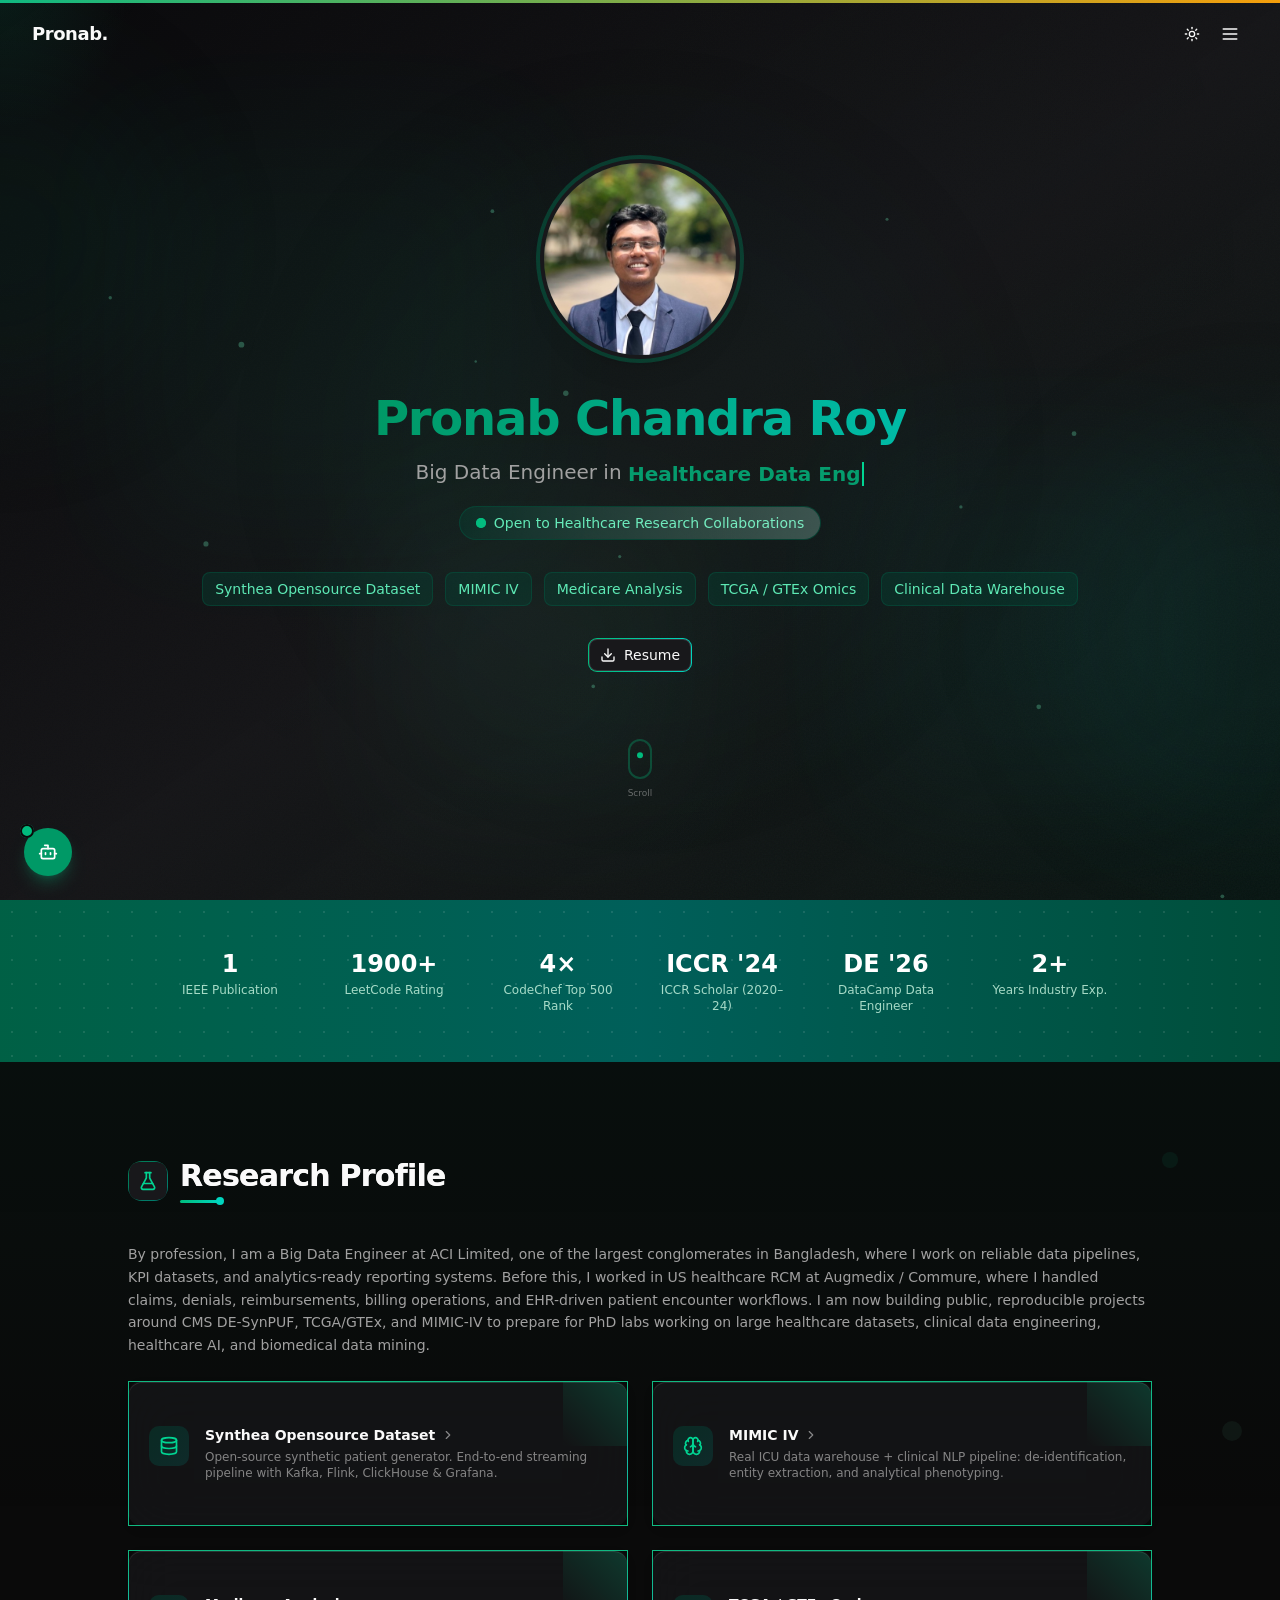
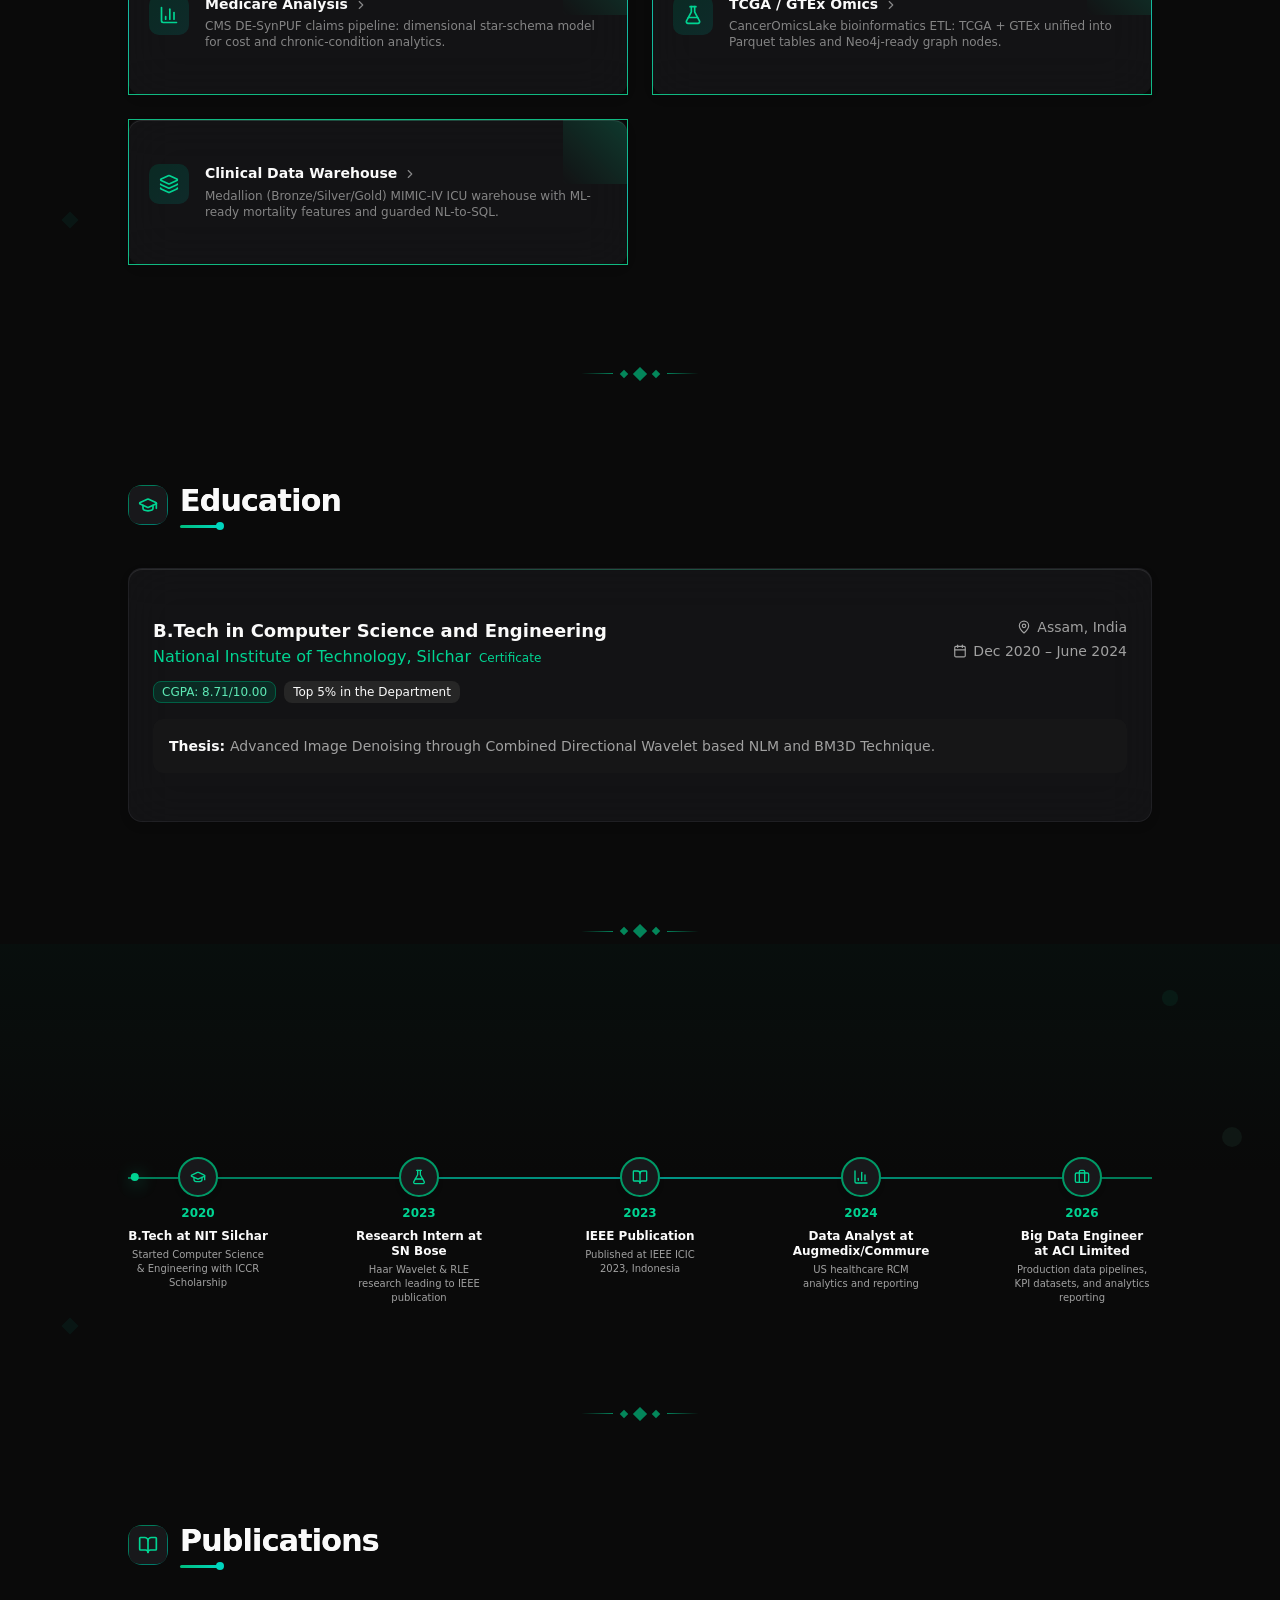
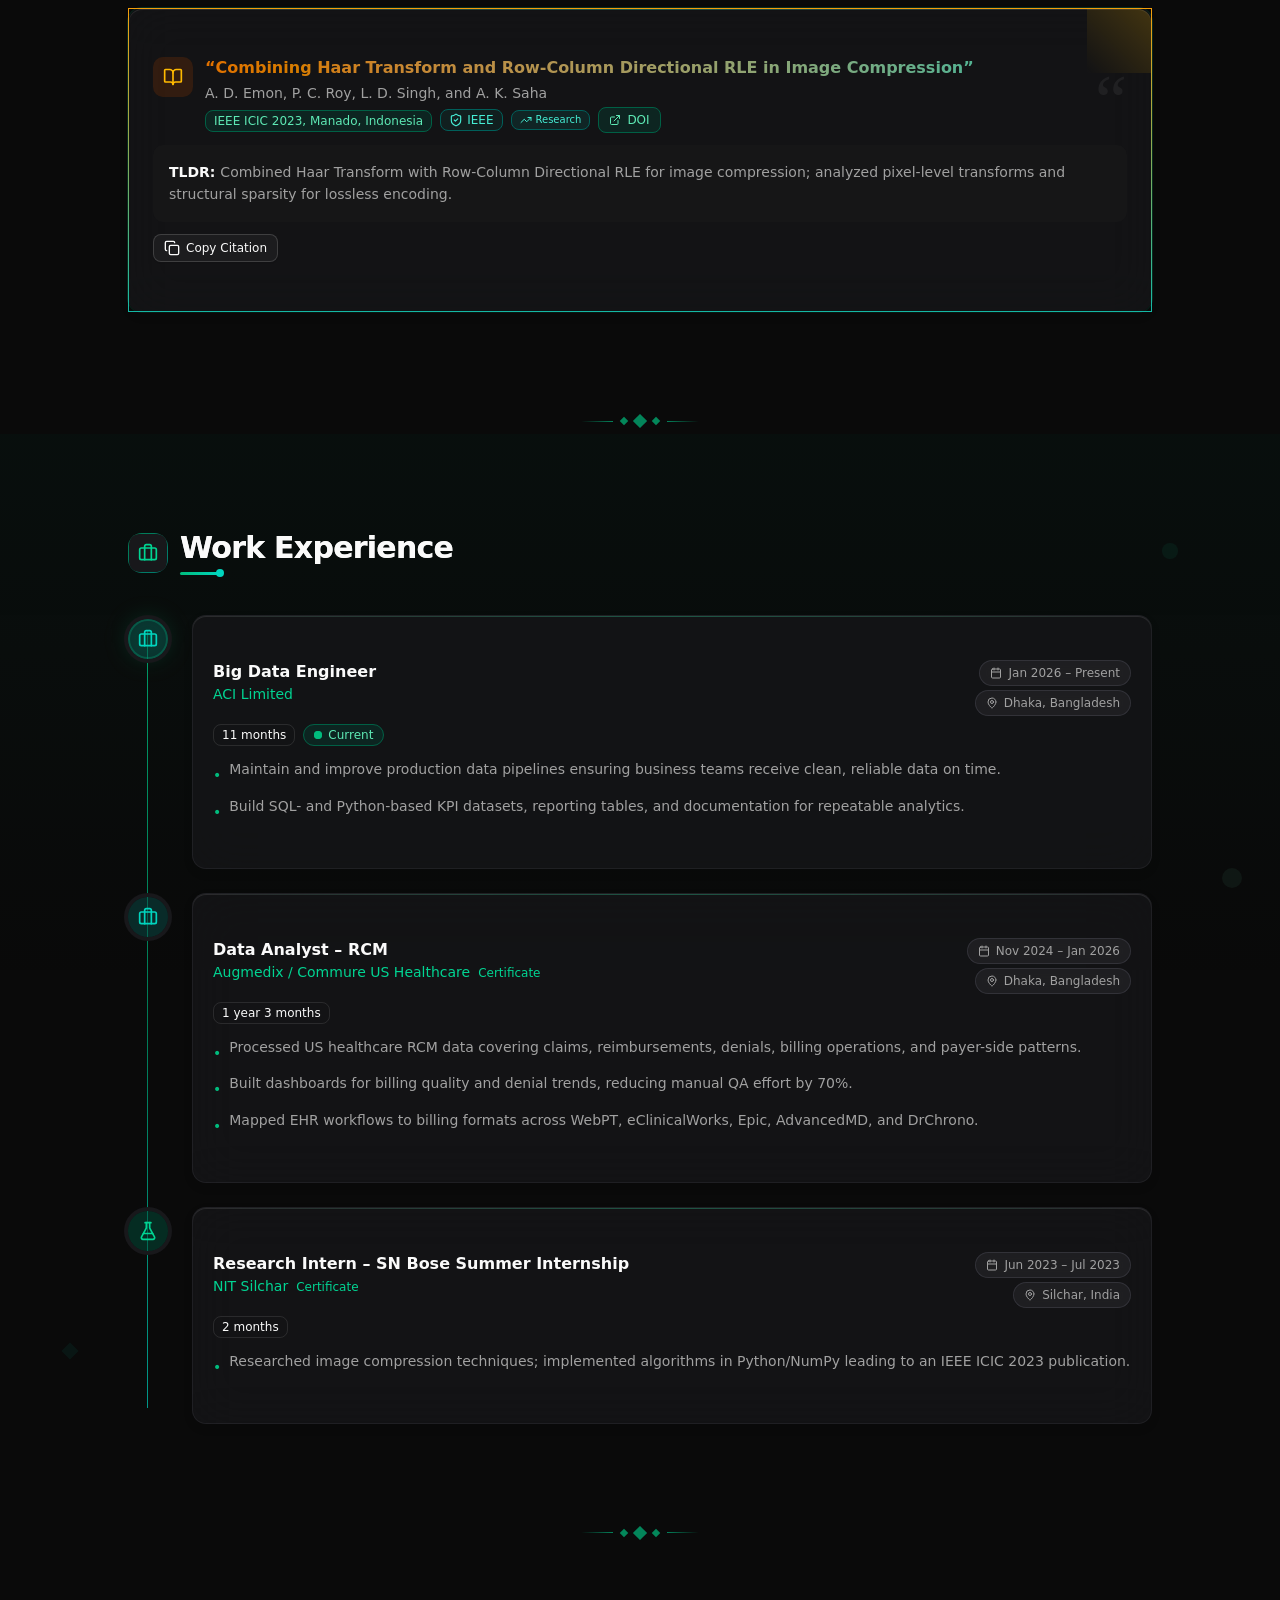
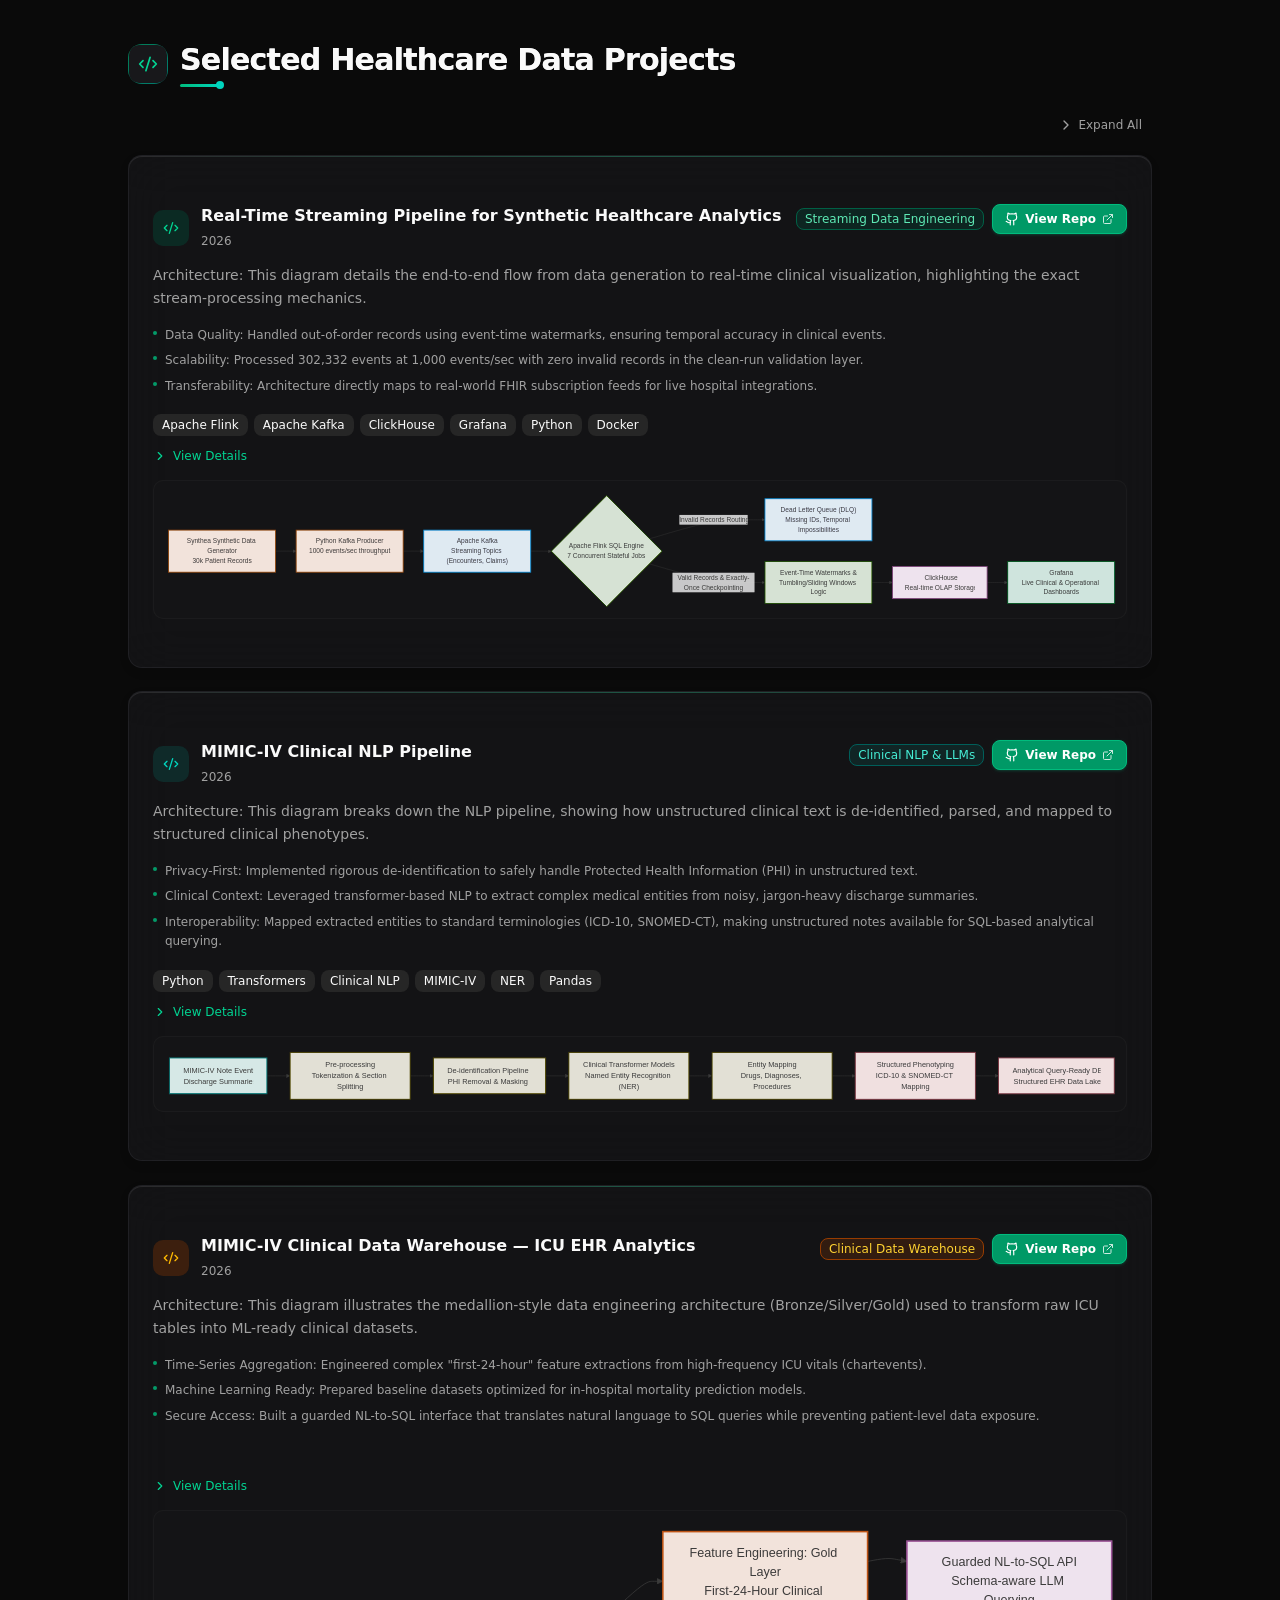
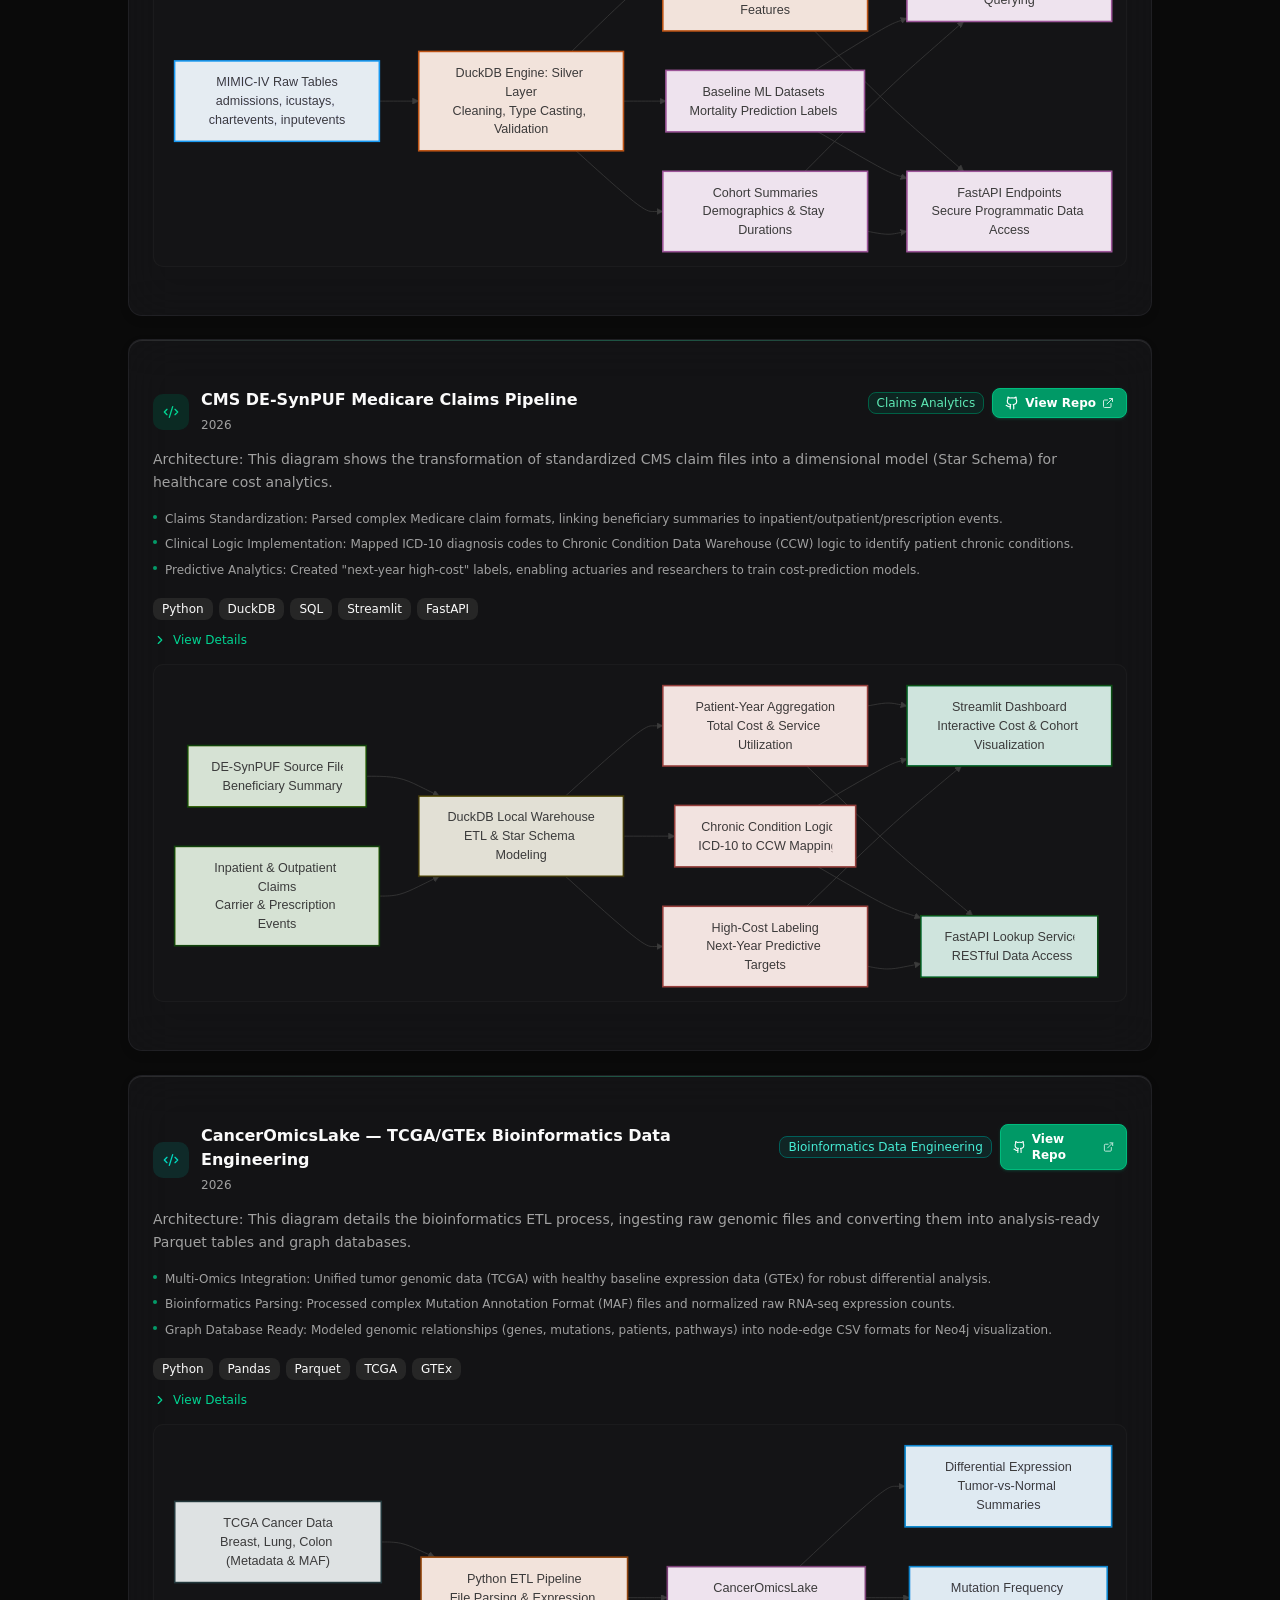
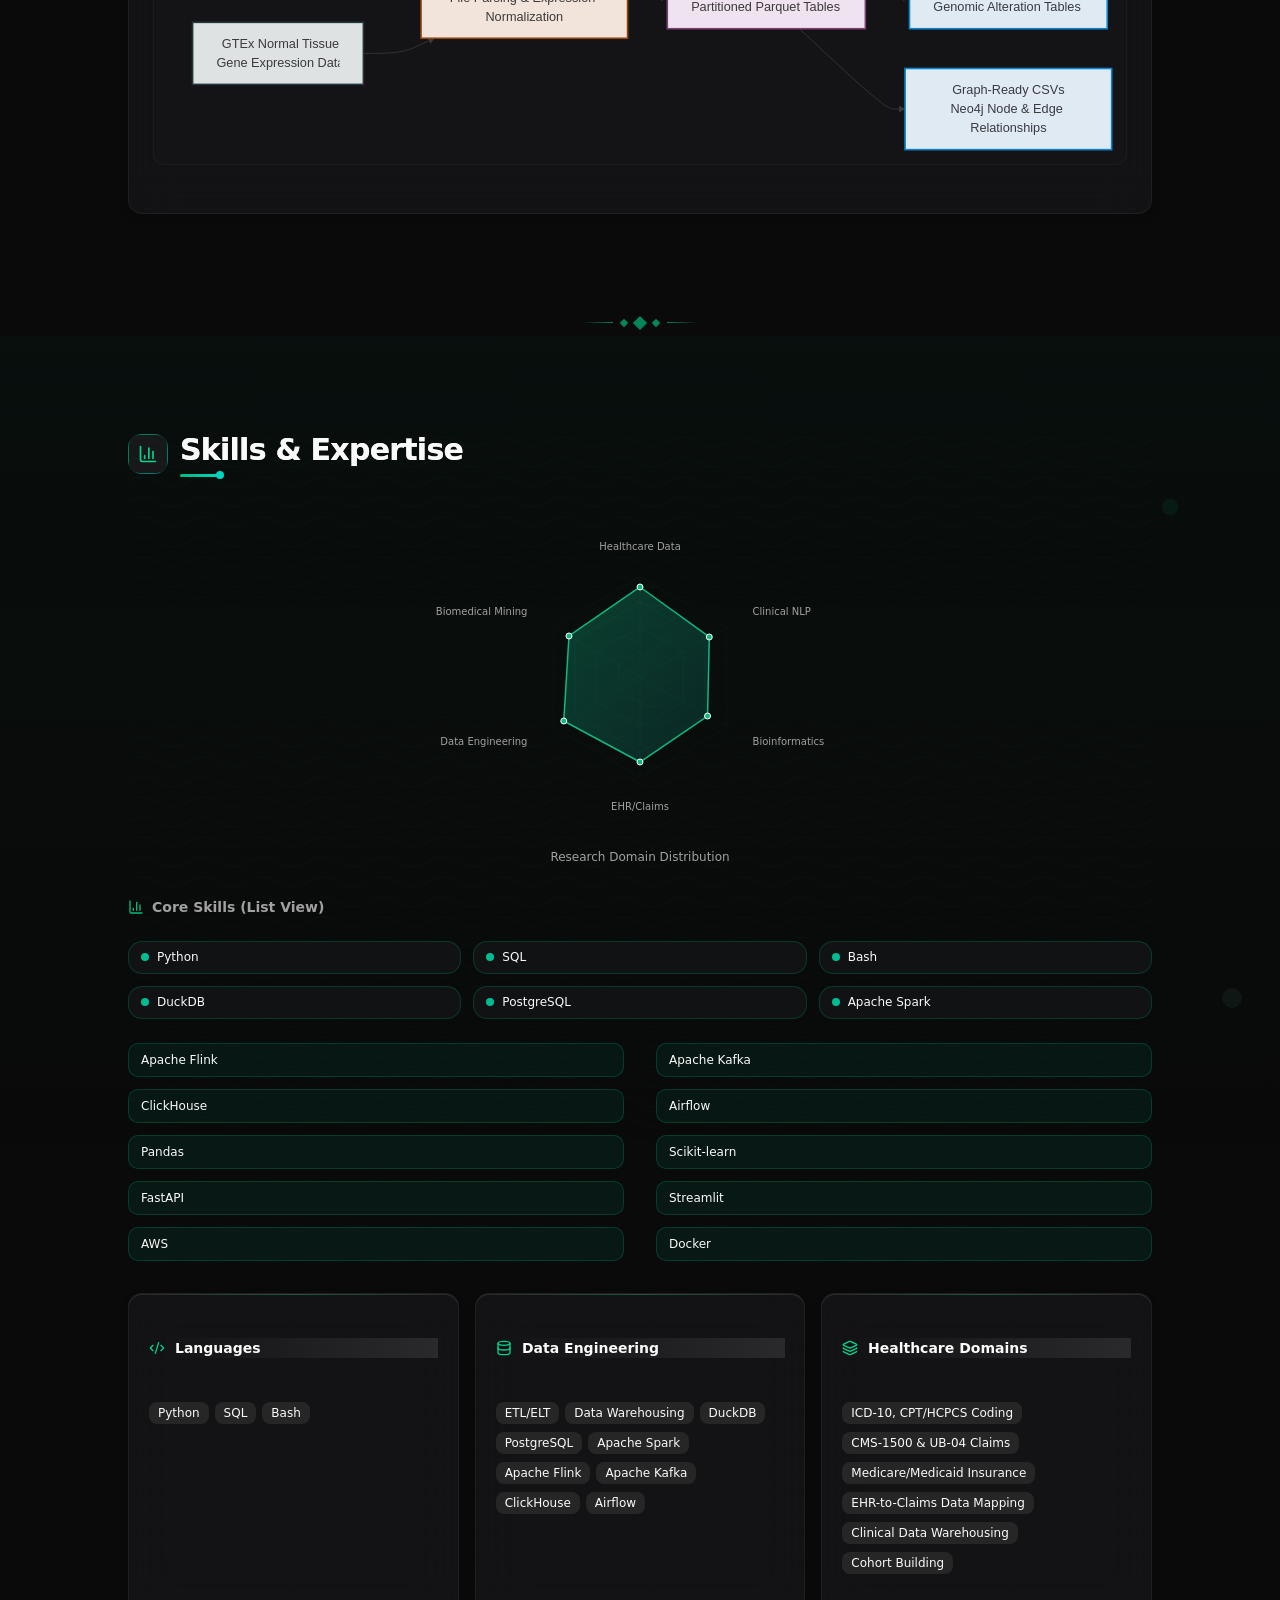
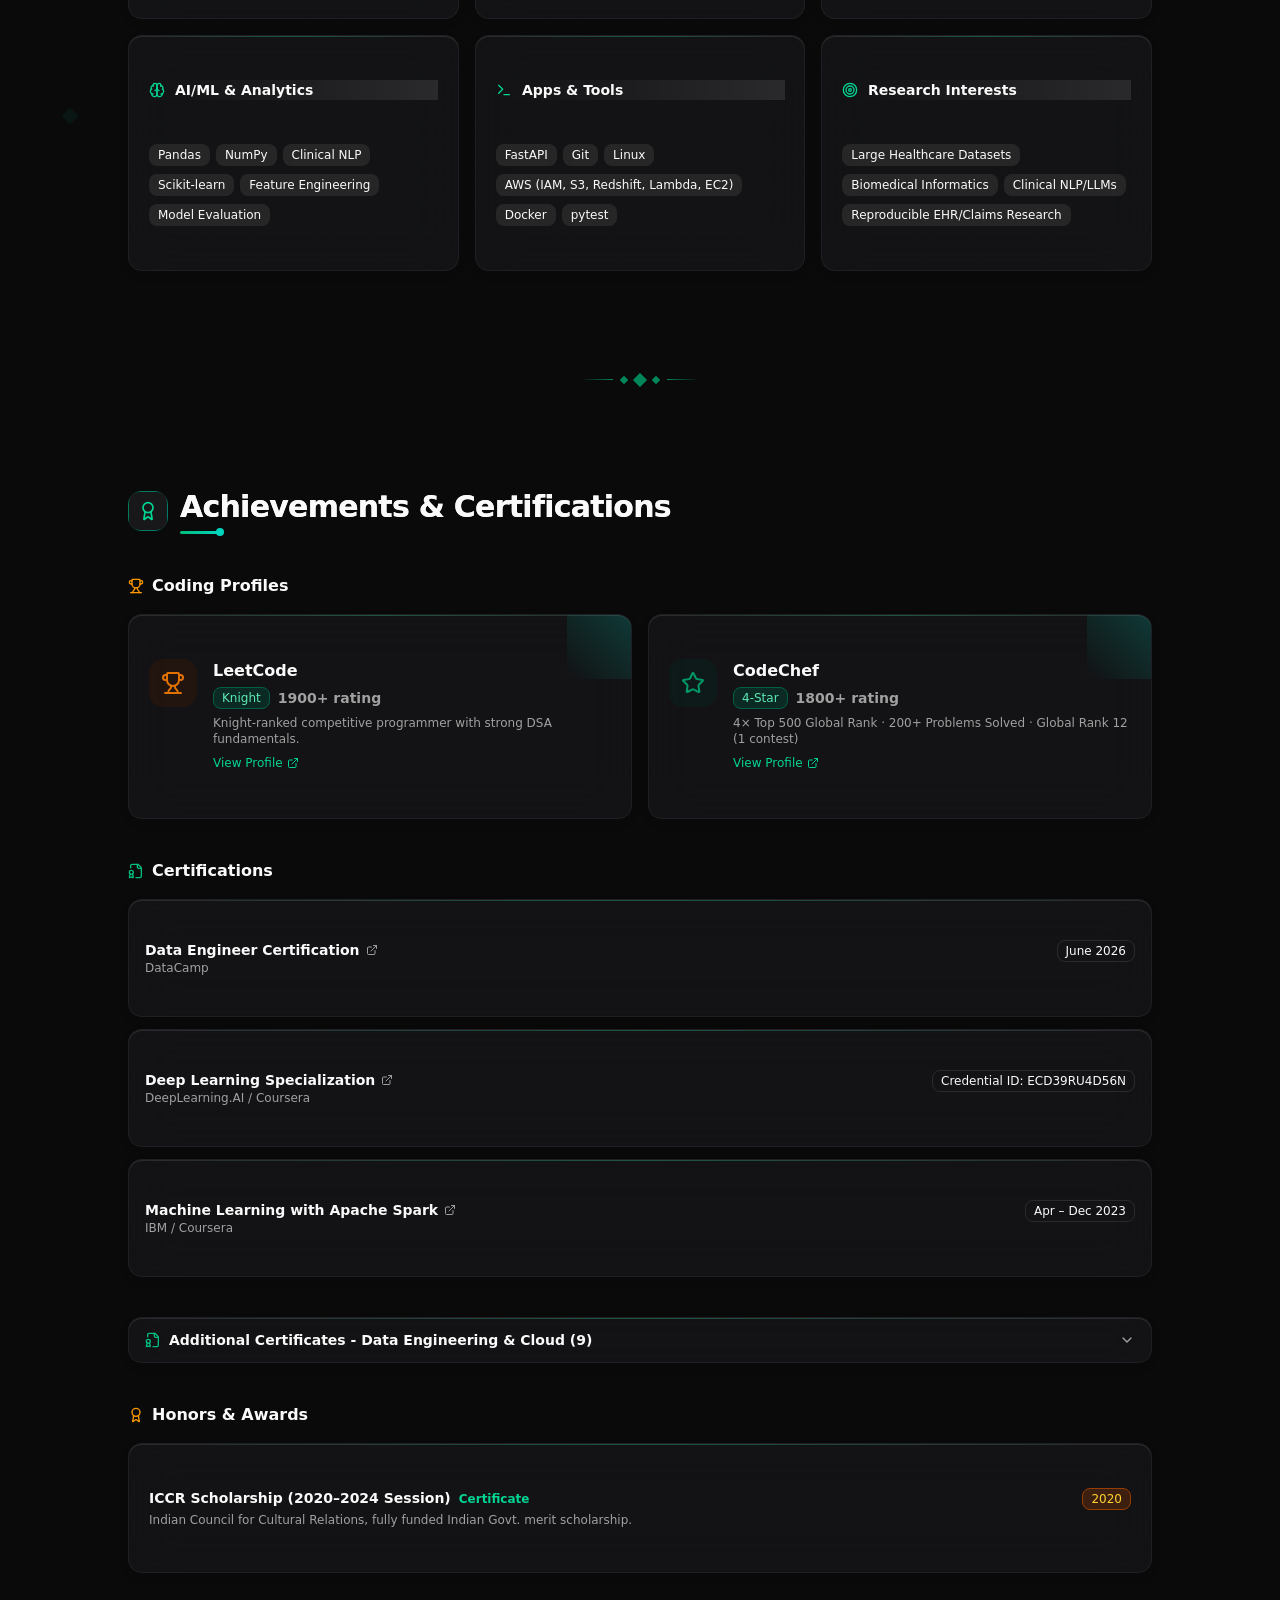
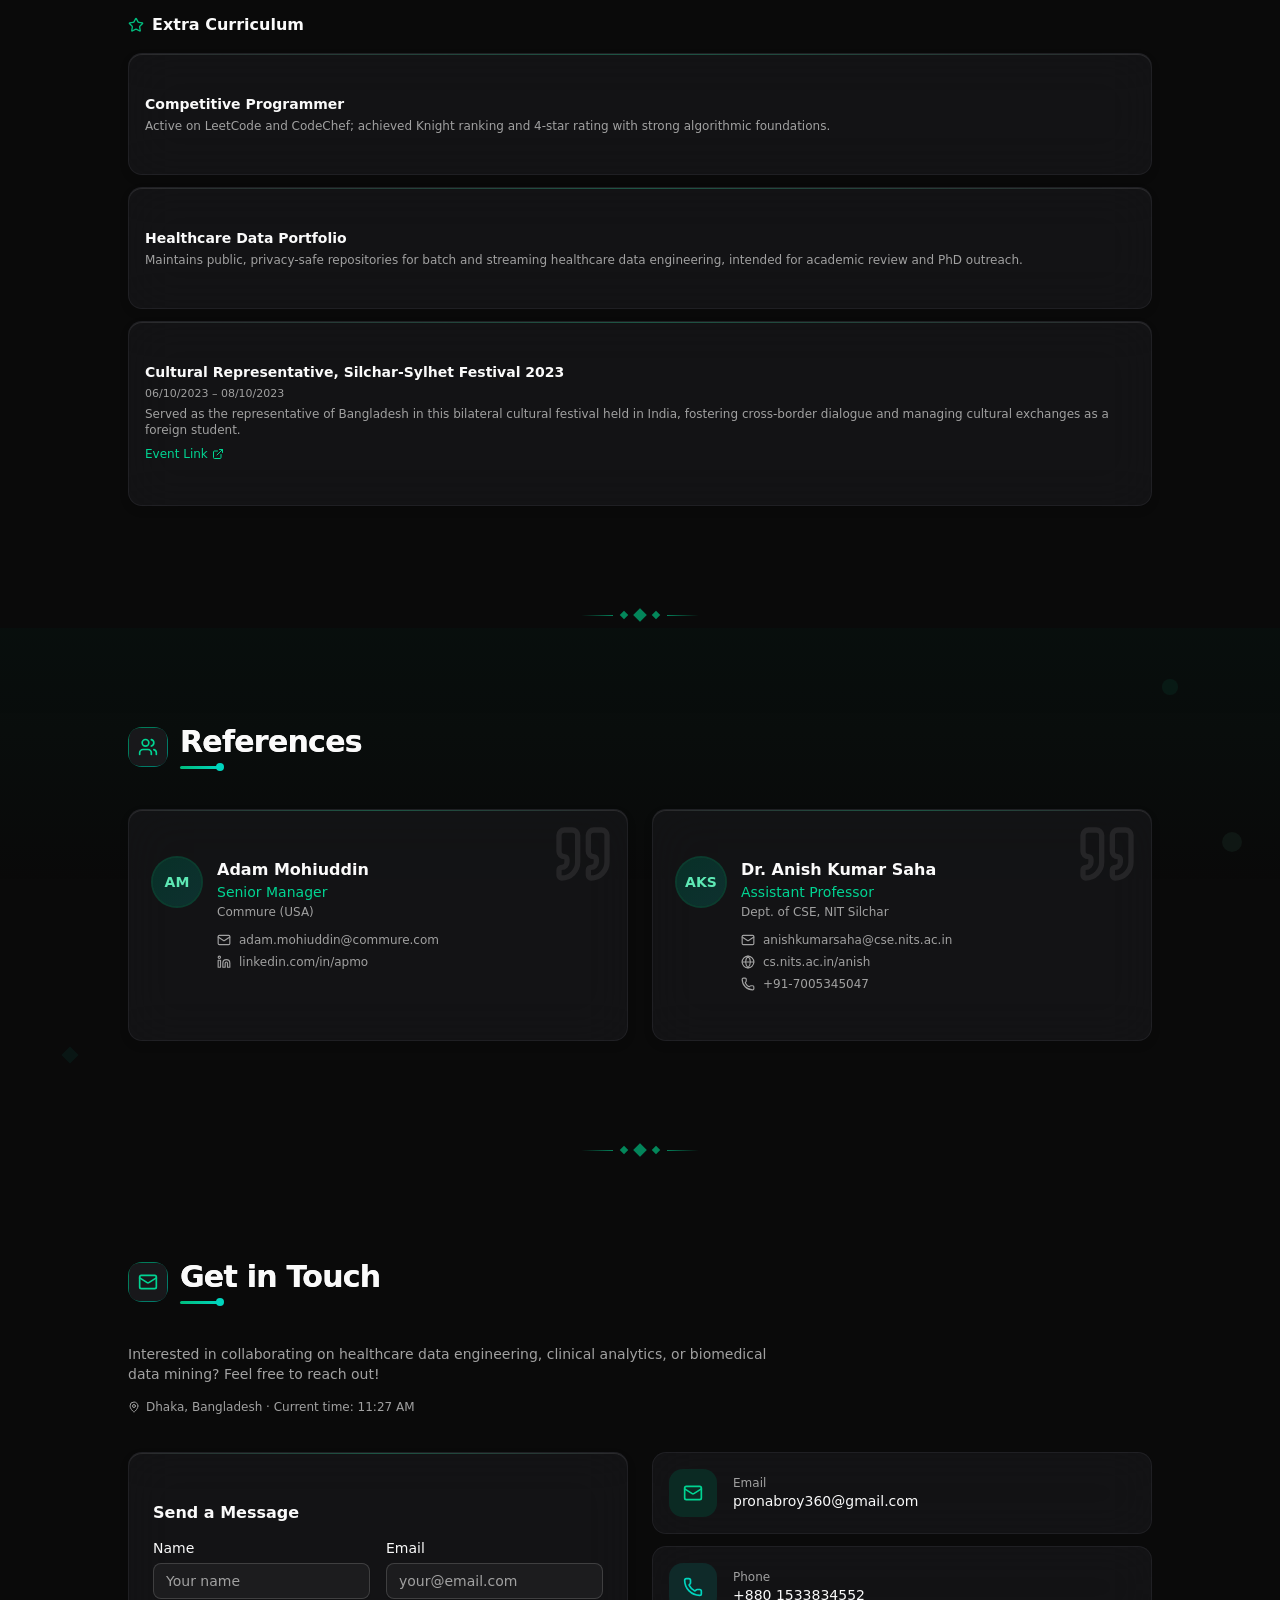
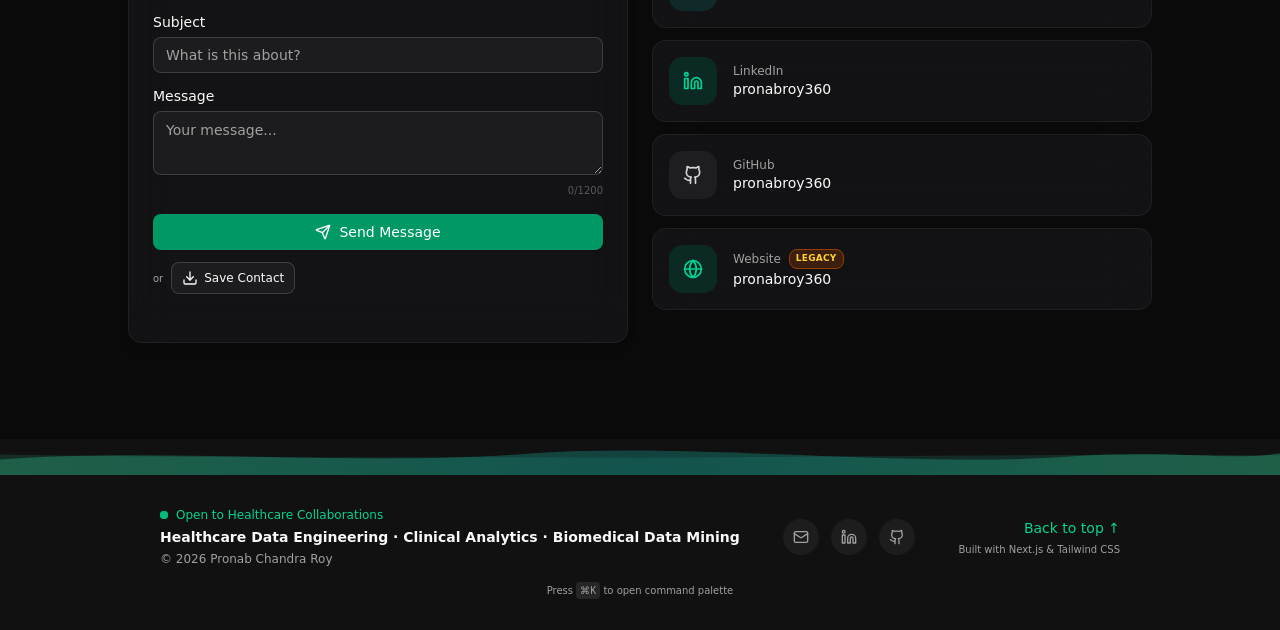
<file: index.html>
<!DOCTYPE html><!--L_qxCABj5_4M2WVbu6PhH--><html lang="en" class="scroll-smooth"><head><meta charSet="utf-8"/><meta name="viewport" content="width=device-width, initial-scale=1"/><link rel="preload" href="/_next/static/media/797e433ab948586e-s.p.29207c2f.woff2" as="font" crossorigin="" type="font/woff2"/><link rel="preload" href="/_next/static/media/caa3a2e1cccd8315-s.p.3b6cae6d.woff2" as="font" crossorigin="" type="font/woff2"/><link rel="preload" as="image" href="/favicon.png"/><link rel="preload" as="image" href="/profile.jpg"/><link rel="preload" as="image" href="/diagram_1.svg"/><link rel="preload" as="image" href="/diagram_2.svg"/><link rel="preload" as="image" href="/diagram_3.svg"/><link rel="preload" as="image" href="/diagram_4.svg"/><link rel="preload" as="image" href="/diagram_5.svg"/><link rel="stylesheet" href="/_next/static/chunks/34d933785a17edf3.css" data-precedence="next"/><link rel="stylesheet" href="/_next/static/chunks/db6b909b5af16987.css" data-precedence="next"/><link rel="preload" as="script" fetchPriority="low" href="/_next/static/chunks/58c60a5fa6b544da.js"/><script src="/_next/static/chunks/771dedee3f5e1621.js" async=""></script><script src="/_next/static/chunks/e461e3027eb348df.js" async=""></script><script src="/_next/static/chunks/turbopack-b702dda9a075337d.js" async=""></script><script src="/_next/static/chunks/d561107c18f79517.js" async=""></script><script src="/_next/static/chunks/2593b56aaa36033b.js" async=""></script><script src="/_next/static/chunks/2f236954d6a65e12.js" async=""></script><script src="/_next/static/chunks/cfb2251decdb15d0.js" async=""></script><meta name="next-size-adjust" content=""/><title>Pronab Chandra Roy — Research Portfolio</title><meta name="description" content="Personal portfolio of Pronab Chandra Roy — healthcare data engineering, clinical analytics, and biomedical data mining."/><meta name="author" content="Pronab Chandra Roy"/><meta name="keywords" content="Pronab Chandra Roy,Research Portfolio,Healthcare Data Engineering,Clinical Data Warehousing,Biomedical Data Mining,MIMIC-IV,CMS DE-SynPUF,TCGA,GTEx,NIT Silchar"/><meta property="og:title" content="Pronab Chandra Roy — Research Portfolio"/><meta property="og:description" content="Healthcare data engineering, clinical analytics, and biomedical data mining"/><meta property="og:type" content="website"/><meta name="twitter:card" content="summary"/><meta name="twitter:title" content="Pronab Chandra Roy — Research Portfolio"/><meta name="twitter:description" content="Healthcare data engineering, clinical analytics, and biomedical data mining"/><link rel="icon" href="/favicon.png"/><script src="/_next/static/chunks/a6dad97d9634a72d.js" noModule=""></script></head><body class="geist_a71539c9-module__T19VSG__variable geist_mono_8d43a2aa-module__8Li5zG__variable antialiased bg-background text-foreground"><div hidden=""><!--$--><!--/$--></div><script>((a,b,c,d,e,f,g,h)=>{let i=document.documentElement,j=["light","dark"];function k(b){var c;(Array.isArray(a)?a:[a]).forEach(a=>{let c="class"===a,d=c&&f?e.map(a=>f[a]||a):e;c?(i.classList.remove(...d),i.classList.add(f&&f[b]?f[b]:b)):i.setAttribute(a,b)}),c=b,h&&j.includes(c)&&(i.style.colorScheme=c)}if(d)k(d);else try{let a=localStorage.getItem(b)||c,d=g&&"system"===a?window.matchMedia("(prefers-color-scheme: dark)").matches?"dark":"light":a;k(d)}catch(a){}})("class","theme","dark",null,["light","dark"],null,true,true)</script><div class="min-h-screen flex flex-col"><div class="fixed inset-0 z-[100] bg-white dark:bg-zinc-950 flex items-center justify-center" style="opacity:1"><div class="flex flex-col items-center gap-3" style="opacity:0;transform:scale(0.8)"><img src="/favicon.png" alt="Pronab Chandra Roy" class="w-12 h-12 rounded-xl object-cover"/><div class="flex gap-1"><span class="w-2 h-2 rounded-full bg-emerald-500 animate-bounce" style="animation-delay:0ms"></span><span class="w-2 h-2 rounded-full bg-teal-500 animate-bounce" style="animation-delay:150ms"></span><span class="w-2 h-2 rounded-full bg-emerald-400 animate-bounce" style="animation-delay:300ms"></span></div></div></div><div class="fixed inset-0 -z-50 pointer-events-none transition-all duration-700" style="background:radial-gradient(ellipse at 50% 30%, rgba(16,185,129,0.03) 0%, transparent 70%)"></div><div class="fixed top-0 left-0 right-0 z-[60] h-0.5 bg-transparent"><div class="h-full bg-gradient-to-r from-emerald-500 to-teal-500 transition-all duration-150 ease-out" style="width:0%"></div></div><header class="fixed top-0.5 left-0 right-0 z-50 transition-all duration-300 bg-transparent" style="transform:translateY(-100px)"><div class="w-full px-4 sm:px-6 lg:px-8"><div class="flex items-center justify-between h-16"><button class="text-lg font-bold tracking-tight hover:text-emerald-600 dark:hover:text-emerald-400 transition-colors">Pronab.</button><nav class="hidden md:flex items-center gap-1"><button class="p-2 rounded-lg hover:bg-accent transition-colors" aria-label="Toggle theme"><svg xmlns="http://www.w3.org/2000/svg" width="24" height="24" viewBox="0 0 24 24" fill="none" stroke="currentColor" stroke-width="2" stroke-linecap="round" stroke-linejoin="round" class="lucide lucide-sun w-4 h-4" aria-hidden="true"><circle cx="12" cy="12" r="4"></circle><path d="M12 2v2"></path><path d="M12 20v2"></path><path d="m4.93 4.93 1.41 1.41"></path><path d="m17.66 17.66 1.41 1.41"></path><path d="M2 12h2"></path><path d="M20 12h2"></path><path d="m6.34 17.66-1.41 1.41"></path><path d="m19.07 4.93-1.41 1.41"></path></svg></button><button class="p-2 rounded-lg hover:bg-accent transition-colors" aria-label="Open navigation menu"><svg xmlns="http://www.w3.org/2000/svg" width="24" height="24" viewBox="0 0 24 24" fill="none" stroke="currentColor" stroke-width="2" stroke-linecap="round" stroke-linejoin="round" class="lucide lucide-menu w-5 h-5" aria-hidden="true"><path d="M4 12h16"></path><path d="M4 18h16"></path><path d="M4 6h16"></path></svg></button></nav><div class="md:hidden flex items-center gap-1"><button class="p-2 rounded-lg hover:bg-accent transition-colors" aria-label="Toggle theme"><svg xmlns="http://www.w3.org/2000/svg" width="24" height="24" viewBox="0 0 24 24" fill="none" stroke="currentColor" stroke-width="2" stroke-linecap="round" stroke-linejoin="round" class="lucide lucide-sun w-4 h-4" aria-hidden="true"><circle cx="12" cy="12" r="4"></circle><path d="M12 2v2"></path><path d="M12 20v2"></path><path d="m4.93 4.93 1.41 1.41"></path><path d="m17.66 17.66 1.41 1.41"></path><path d="M2 12h2"></path><path d="M20 12h2"></path><path d="m6.34 17.66-1.41 1.41"></path><path d="m19.07 4.93-1.41 1.41"></path></svg></button><button class="p-2 rounded-lg hover:bg-accent transition-colors" aria-label="Open navigation menu"><svg xmlns="http://www.w3.org/2000/svg" width="24" height="24" viewBox="0 0 24 24" fill="none" stroke="currentColor" stroke-width="2" stroke-linecap="round" stroke-linejoin="round" class="lucide lucide-menu w-5 h-5" aria-hidden="true"><path d="M4 12h16"></path><path d="M4 18h16"></path><path d="M4 6h16"></path></svg></button></div></div></div></header><div class="fixed left-4 top-1/2 -translate-y-1/2 z-40 hidden lg:flex flex-col gap-4" style="opacity:0;transform:translateX(-60px)"><a href="mailto:pronabroy360@gmail.com" class="w-10 h-10 rounded-full bg-white/80 dark:bg-zinc-800/80 backdrop-blur-sm border border-border/60 flex items-center justify-center text-muted-foreground hover:text-emerald-600 dark:hover:text-emerald-400 hover:border-emerald-300 dark:hover:border-emerald-700 shadow-sm transition-all" aria-label="Email"><svg xmlns="http://www.w3.org/2000/svg" width="24" height="24" viewBox="0 0 24 24" fill="none" stroke="currentColor" stroke-width="2" stroke-linecap="round" stroke-linejoin="round" class="lucide lucide-mail w-4 h-4" aria-hidden="true"><path d="m22 7-8.991 5.727a2 2 0 0 1-2.009 0L2 7"></path><rect x="2" y="4" width="20" height="16" rx="2"></rect></svg></a><a href="https://linkedin.com/in/pronabroy360" target="_blank" rel="noopener noreferrer" class="w-10 h-10 rounded-full bg-white/80 dark:bg-zinc-800/80 backdrop-blur-sm border border-border/60 flex items-center justify-center text-muted-foreground hover:text-emerald-600 dark:hover:text-emerald-400 hover:border-emerald-300 dark:hover:border-emerald-700 shadow-sm transition-all" aria-label="LinkedIn"><svg xmlns="http://www.w3.org/2000/svg" width="24" height="24" viewBox="0 0 24 24" fill="none" stroke="currentColor" stroke-width="2" stroke-linecap="round" stroke-linejoin="round" class="lucide lucide-linkedin w-4 h-4" aria-hidden="true"><path d="M16 8a6 6 0 0 1 6 6v7h-4v-7a2 2 0 0 0-2-2 2 2 0 0 0-2 2v7h-4v-7a6 6 0 0 1 6-6z"></path><rect width="4" height="12" x="2" y="9"></rect><circle cx="4" cy="4" r="2"></circle></svg></a><a href="https://github.com/pronabroy360" target="_blank" rel="noopener noreferrer" class="w-10 h-10 rounded-full bg-white/80 dark:bg-zinc-800/80 backdrop-blur-sm border border-border/60 flex items-center justify-center text-muted-foreground hover:text-emerald-600 dark:hover:text-emerald-400 hover:border-emerald-300 dark:hover:border-emerald-700 shadow-sm transition-all" aria-label="GitHub"><svg xmlns="http://www.w3.org/2000/svg" width="24" height="24" viewBox="0 0 24 24" fill="none" stroke="currentColor" stroke-width="2" stroke-linecap="round" stroke-linejoin="round" class="lucide lucide-github w-4 h-4" aria-hidden="true"><path d="M15 22v-4a4.8 4.8 0 0 0-1-3.5c3 0 6-2 6-5.5.08-1.25-.27-2.48-1-3.5.28-1.15.28-2.35 0-3.5 0 0-1 0-3 1.5-2.64-.5-5.36-.5-8 0C6 2 5 2 5 2c-.3 1.15-.3 2.35 0 3.5A5.403 5.403 0 0 0 4 9c0 3.5 3 5.5 6 5.5-.39.49-.68 1.05-.85 1.65-.17.6-.22 1.23-.15 1.85v4"></path><path d="M9 18c-4.51 2-5-2-7-2"></path></svg></a></div><section id="hero" class="relative min-h-screen flex items-center justify-center overflow-hidden pt-16"><div class="absolute inset-0 -z-10"><div class="absolute inset-0 animate-[aurora_15s_ease_infinite]" style="background-size:400% 400%;background-image:radial-gradient(at 20% 30%, rgba(16,185,129,0.15) 0%, transparent 50%),
                radial-gradient(at 80% 20%, rgba(20,184,166,0.12) 0%, transparent 50%),
                radial-gradient(at 40% 80%, rgba(16,185,129,0.1) 0%, transparent 50%),
                radial-gradient(at 70% 60%, rgba(20,184,166,0.08) 0%, transparent 50%),
                linear-gradient(to bottom right, from-emerald-50, via-white, to-teal-50)"></div><div class="absolute inset-0 bg-gradient-to-br from-emerald-50/80 via-white/60 to-teal-50/80 dark:from-zinc-950/90 dark:via-zinc-900/80 dark:to-emerald-950/30"></div><div class="absolute top-20 -left-40 w-80 h-80 rounded-full bg-emerald-200/30 dark:bg-emerald-800/10 blur-3xl"></div><div class="absolute bottom-20 -right-40 w-96 h-96 rounded-full bg-teal-200/30 dark:bg-teal-800/10 blur-3xl"></div><div class="absolute top-1/2 left-1/2 -translate-x-1/2 -translate-y-1/2 w-[600px] h-[600px] rounded-full bg-emerald-100/20 dark:bg-emerald-900/5 blur-3xl"></div><div class="absolute inset-0 opacity-[0.04] dark:opacity-[0.06]" style="background-image:radial-gradient(circle, currentColor 0.5px, transparent 0.5px);background-size:24px 24px"></div><svg class="absolute inset-0 w-full h-full opacity-[0.03] dark:opacity-[0.05]" style="mix-blend-mode:overlay"><filter id="noiseFilter"><feTurbulence type="fractalNoise" baseFrequency="0.65" numOctaves="3" stitchTiles="stitch"></feTurbulence></filter><rect width="100%" height="100%" filter="url(#noiseFilter)"></rect></svg></div><div class="absolute inset-0 z-0 pointer-events-none overflow-hidden"><div class="absolute top-[15%] left-[10%] w-[400px] h-[400px] bg-emerald-400 opacity-[0.06] dark:opacity-[0.04] blur-3xl animate-[morphBlob_12s_ease-in-out_infinite]" style="animation-delay:0s"></div><div class="absolute top-[50%] right-[5%] w-[350px] h-[350px] bg-teal-400 opacity-[0.06] dark:opacity-[0.04] blur-3xl animate-[morphBlob_15s_ease-in-out_infinite]" style="animation-delay:-5s"></div><div class="absolute bottom-[10%] left-[30%] w-[300px] h-[300px] bg-emerald-300 opacity-[0.06] dark:opacity-[0.04] blur-3xl animate-[morphBlob_18s_ease-in-out_infinite]" style="animation-delay:-10s"></div></div><canvas class="absolute inset-0 z-0 w-full h-full" style="pointer-events:auto"></canvas><div class="relative z-10 max-w-5xl mx-auto px-4 sm:px-6 lg:px-8 text-center" style="transform:translateY(0px)"><div class="mb-8" style="opacity:0;transform:scale(0.9)"><div class="relative inline-block mt-4 lg:mt-0"><div class="absolute inset-0 rounded-full animate-[glowPulse_3s_ease_infinite]" style="margin:-8px"></div><button class="w-32 h-32 md:w-40 md:h-40 lg:w-48 lg:h-48 rounded-full overflow-hidden ring-4 ring-emerald-200/60 dark:ring-emerald-700/40 ring-offset-4 ring-offset-white dark:ring-offset-zinc-900 mx-auto shadow-xl relative block cursor-zoom-in group" aria-label="View full-size profile photo"><img src="/profile.jpg" alt="Pronab Chandra Roy" class="w-full h-full object-cover"/><div class="absolute inset-0 bg-black/0 group-hover:bg-black/20 transition-colors flex items-center justify-center"><svg xmlns="http://www.w3.org/2000/svg" width="24" height="24" viewBox="0 0 24 24" fill="none" stroke="currentColor" stroke-width="2" stroke-linecap="round" stroke-linejoin="round" class="lucide lucide-expand w-5 h-5 text-white opacity-0 group-hover:opacity-100 transition-opacity" aria-hidden="true"><path d="m15 15 6 6"></path><path d="m15 9 6-6"></path><path d="M21 16v5h-5"></path><path d="M21 8V3h-5"></path><path d="M3 16v5h5"></path><path d="m3 21 6-6"></path><path d="M3 8V3h5"></path><path d="M9 9 3 3"></path></svg></div></button></div></div><h1 class="text-3xl md:text-5xl font-bold tracking-tight mb-4" style="opacity:0;transform:translateY(20px)"><span class="hero-name-glow bg-gradient-to-r from-emerald-600 via-teal-500 to-emerald-600 bg-[length:200%_auto] animate-[gradientShift_4s_ease_infinite] bg-clip-text text-transparent cursor-default">Pronab Chandra Roy</span></h1><div class="text-lg md:text-xl text-muted-foreground max-w-2xl mx-auto mb-4 h-8" style="opacity:0;transform:translateY(20px)"><span>Big Data Engineer in </span><span class="text-emerald-600 dark:text-emerald-400 font-semibold inline-block" style="opacity:0.7;transform:translateY(2px)"></span><span class="inline-block w-[2px] h-[1.2em] bg-emerald-500 dark:bg-emerald-400 align-middle ml-0.5" style="animation:cursorBlink 1s step-end infinite"></span></div><div class="mb-8" style="opacity:0;transform:translateY(10px)"><span class="inline-flex items-center gap-2 px-4 py-1.5 rounded-full text-sm font-medium bg-emerald-50 dark:bg-emerald-900/30 text-emerald-700 dark:text-emerald-300 border border-emerald-200/60 dark:border-emerald-800/40 hover:scale-105 transition-transform relative overflow-hidden"><span class="relative flex h-2.5 w-2.5"><span class="animate-ping absolute inline-flex h-full w-full rounded-full bg-emerald-400 opacity-75"></span><span class="relative inline-flex rounded-full h-2.5 w-2.5 bg-emerald-500"></span></span>Open to Healthcare Research Collaborations<span class="absolute inset-0 bg-gradient-to-r from-transparent via-white/20 to-transparent animate-[shimmerSlide_3s_ease_infinite]" style="background-size:200% 100%"></span></span></div><div class="flex flex-wrap justify-center gap-3 mb-8" style="opacity:0;transform:translateY(20px)"><a href="#project-1" class="cursor-pointer"><span data-slot="badge" class="inline-flex items-center justify-center rounded-md border font-medium w-fit whitespace-nowrap shrink-0 [&amp;&gt;svg]:size-3 gap-1 [&amp;&gt;svg]:pointer-events-none focus-visible:border-ring focus-visible:ring-ring/50 focus-visible:ring-[3px] aria-invalid:ring-destructive/20 dark:aria-invalid:ring-destructive/40 aria-invalid:border-destructive overflow-hidden [a&amp;]:hover:bg-secondary/90 text-sm px-3 py-1.5 bg-emerald-50 dark:bg-emerald-900/30 text-emerald-700 dark:text-emerald-300 border-emerald-200/60 dark:border-emerald-800/40 hover:bg-emerald-100 dark:hover:bg-emerald-900/50 hover:scale-105 transition-all">Synthea Opensource Dataset</span></a><a href="#project-2" class="cursor-pointer"><span data-slot="badge" class="inline-flex items-center justify-center rounded-md border font-medium w-fit whitespace-nowrap shrink-0 [&amp;&gt;svg]:size-3 gap-1 [&amp;&gt;svg]:pointer-events-none focus-visible:border-ring focus-visible:ring-ring/50 focus-visible:ring-[3px] aria-invalid:ring-destructive/20 dark:aria-invalid:ring-destructive/40 aria-invalid:border-destructive overflow-hidden [a&amp;]:hover:bg-secondary/90 text-sm px-3 py-1.5 bg-emerald-50 dark:bg-emerald-900/30 text-emerald-700 dark:text-emerald-300 border-emerald-200/60 dark:border-emerald-800/40 hover:bg-emerald-100 dark:hover:bg-emerald-900/50 hover:scale-105 transition-all">MIMIC IV</span></a><a href="#project-4" class="cursor-pointer"><span data-slot="badge" class="inline-flex items-center justify-center rounded-md border font-medium w-fit whitespace-nowrap shrink-0 [&amp;&gt;svg]:size-3 gap-1 [&amp;&gt;svg]:pointer-events-none focus-visible:border-ring focus-visible:ring-ring/50 focus-visible:ring-[3px] aria-invalid:ring-destructive/20 dark:aria-invalid:ring-destructive/40 aria-invalid:border-destructive overflow-hidden [a&amp;]:hover:bg-secondary/90 text-sm px-3 py-1.5 bg-emerald-50 dark:bg-emerald-900/30 text-emerald-700 dark:text-emerald-300 border-emerald-200/60 dark:border-emerald-800/40 hover:bg-emerald-100 dark:hover:bg-emerald-900/50 hover:scale-105 transition-all">Medicare Analysis</span></a><a href="#project-5" class="cursor-pointer"><span data-slot="badge" class="inline-flex items-center justify-center rounded-md border font-medium w-fit whitespace-nowrap shrink-0 [&amp;&gt;svg]:size-3 gap-1 [&amp;&gt;svg]:pointer-events-none focus-visible:border-ring focus-visible:ring-ring/50 focus-visible:ring-[3px] aria-invalid:ring-destructive/20 dark:aria-invalid:ring-destructive/40 aria-invalid:border-destructive overflow-hidden [a&amp;]:hover:bg-secondary/90 text-sm px-3 py-1.5 bg-emerald-50 dark:bg-emerald-900/30 text-emerald-700 dark:text-emerald-300 border-emerald-200/60 dark:border-emerald-800/40 hover:bg-emerald-100 dark:hover:bg-emerald-900/50 hover:scale-105 transition-all">TCGA / GTEx Omics</span></a><a href="#project-3" class="cursor-pointer"><span data-slot="badge" class="inline-flex items-center justify-center rounded-md border font-medium w-fit whitespace-nowrap shrink-0 [&amp;&gt;svg]:size-3 gap-1 [&amp;&gt;svg]:pointer-events-none focus-visible:border-ring focus-visible:ring-ring/50 focus-visible:ring-[3px] aria-invalid:ring-destructive/20 dark:aria-invalid:ring-destructive/40 aria-invalid:border-destructive overflow-hidden [a&amp;]:hover:bg-secondary/90 text-sm px-3 py-1.5 bg-emerald-50 dark:bg-emerald-900/30 text-emerald-700 dark:text-emerald-300 border-emerald-200/60 dark:border-emerald-800/40 hover:bg-emerald-100 dark:hover:bg-emerald-900/50 hover:scale-105 transition-all">Clinical Data Warehouse</span></a></div><div class="flex flex-wrap justify-center gap-3" style="opacity:0;transform:translateY(20px)"><div style="transform:translate(0px, 0px);transition:transform 0.4s ease-out" class=""><div class="inline-flex p-[1px] rounded-[9px] overflow-hidden bg-gradient-to-r from-emerald-500 via-teal-400 to-emerald-500 bg-[length:200%_auto] animate-[gradientShift_3s_ease_infinite]"><a href="/pronab_academic_cv_healthcare_ai_reordered.pdf" download="Academic_CV_Pronab.pdf" data-slot="button" class="inline-flex items-center justify-center whitespace-nowrap text-sm font-medium transition-all disabled:pointer-events-none disabled:opacity-50 [&amp;_svg]:pointer-events-none [&amp;_svg:not([class*=&#x27;size-&#x27;])]:size-4 shrink-0 [&amp;_svg]:shrink-0 outline-none focus-visible:border-ring focus-visible:ring-ring/50 focus-visible:ring-[3px] aria-invalid:ring-destructive/20 dark:aria-invalid:ring-destructive/40 aria-invalid:border-destructive h-8 px-3 has-[&gt;svg]:px-2.5 rounded-[8px] border border-emerald-200/80 dark:border-zinc-700/80 bg-white dark:bg-zinc-900 hover:bg-white/90 dark:hover:bg-zinc-900/90 shadow-none gap-2 text-foreground"><svg xmlns="http://www.w3.org/2000/svg" width="24" height="24" viewBox="0 0 24 24" fill="none" stroke="currentColor" stroke-width="2" stroke-linecap="round" stroke-linejoin="round" class="lucide lucide-download w-4 h-4" aria-hidden="true"><path d="M12 15V3"></path><path d="M21 15v4a2 2 0 0 1-2 2H5a2 2 0 0 1-2-2v-4"></path><path d="m7 10 5 5 5-5"></path></svg> Resume</a></div></div></div><div class="mt-16" style="opacity:0"><button class="text-muted-foreground hover:text-foreground transition-colors"><div class="flex flex-col items-center gap-1"><div class="w-6 h-10 rounded-full border-2 border-emerald-400/40 dark:border-emerald-500/30 flex items-start justify-center p-1.5"><div class="w-1.5 h-1.5 rounded-full bg-emerald-500"></div></div><span class="text-[9px] text-muted-foreground/60 mt-1">Scroll</span></div></button></div></div></section><div class="relative overflow-hidden"><div class="bg-gradient-to-r from-emerald-600 via-teal-600 to-emerald-700 dark:from-emerald-800 dark:via-teal-800 dark:to-emerald-900 py-8 md:py-10"><div class="absolute inset-0 opacity-10" style="background-image:radial-gradient(circle, white 1px, transparent 1px);background-size:24px 24px"></div><div class="relative max-w-5xl mx-auto px-4 sm:px-6 lg:px-8"><div class="grid grid-cols-2 sm:grid-cols-3 md:grid-cols-6 gap-4 md:gap-6"><div class="" style="opacity:0;transform:translateY(30px)"><button type="button" class="w-full text-center rounded-lg px-2 py-2 transition-all duration-200 hover:bg-white/10 dark:hover:bg-white/10 focus-visible:bg-white/10 focus-visible:outline-none focus-visible:ring-2 focus-visible:ring-white/40 cursor-pointer" aria-label="Go to IEEE Publication"><div class="text-xl md:text-2xl font-bold text-white"><span>0</span></div><div class="text-xs text-emerald-100/80 mt-0.5">IEEE Publication</div></button></div><div class="" style="opacity:0;transform:translateY(30px)"><button type="button" class="w-full text-center rounded-lg px-2 py-2 transition-all duration-200 hover:bg-white/10 dark:hover:bg-white/10 focus-visible:bg-white/10 focus-visible:outline-none focus-visible:ring-2 focus-visible:ring-white/40 cursor-pointer" aria-label="Go to LeetCode Rating"><div class="text-xl md:text-2xl font-bold text-white"><span>0<!-- -->+</span></div><div class="text-xs text-emerald-100/80 mt-0.5">LeetCode Rating</div></button></div><div class="" style="opacity:0;transform:translateY(30px)"><button type="button" class="w-full text-center rounded-lg px-2 py-2 transition-all duration-200 hover:bg-white/10 dark:hover:bg-white/10 focus-visible:bg-white/10 focus-visible:outline-none focus-visible:ring-2 focus-visible:ring-white/40 cursor-pointer" aria-label="Go to CodeChef Top 500 Rank"><div class="text-xl md:text-2xl font-bold text-white"><span>0<!-- -->×</span></div><div class="text-xs text-emerald-100/80 mt-0.5">CodeChef Top 500 Rank</div></button></div><div class="" style="opacity:0;transform:translateY(30px)"><button type="button" class="w-full text-center rounded-lg px-2 py-2 transition-all duration-200 hover:bg-white/10 dark:hover:bg-white/10 focus-visible:bg-white/10 focus-visible:outline-none focus-visible:ring-2 focus-visible:ring-white/40 cursor-pointer" aria-label="Go to ICCR Scholar (2020–24)"><div class="text-xl md:text-2xl font-bold text-white"><span>ICCR &#x27;24</span></div><div class="text-xs text-emerald-100/80 mt-0.5">ICCR Scholar (2020–24)</div></button></div><div class="" style="opacity:0;transform:translateY(30px)"><button type="button" class="w-full text-center rounded-lg px-2 py-2 transition-all duration-200 hover:bg-white/10 dark:hover:bg-white/10 focus-visible:bg-white/10 focus-visible:outline-none focus-visible:ring-2 focus-visible:ring-white/40 cursor-pointer" aria-label="Go to DataCamp Data Engineer"><div class="text-xl md:text-2xl font-bold text-white"><span>DE &#x27;26</span></div><div class="text-xs text-emerald-100/80 mt-0.5">DataCamp Data Engineer</div></button></div><div class="" style="opacity:0;transform:translateY(30px)"><button type="button" class="w-full text-center rounded-lg px-2 py-2 transition-all duration-200 hover:bg-white/10 dark:hover:bg-white/10 focus-visible:bg-white/10 focus-visible:outline-none focus-visible:ring-2 focus-visible:ring-white/40 cursor-pointer" aria-label="Go to Years Industry Exp."><div class="text-xl md:text-2xl font-bold text-white"><span>0<!-- -->+</span></div><div class="text-xs text-emerald-100/80 mt-0.5">Years Industry Exp.</div></button></div></div></div></div></div><section id="about" class="py-16 md:py-24 px-4 sm:px-6 lg:px-8 relative overflow-hidden bg-gradient-to-b from-emerald-50/40 via-transparent to-transparent dark:from-emerald-950/15 "><div class="absolute top-0 left-0 right-0 h-0.5 bg-transparent z-20"><div class="h-full bg-gradient-to-r from-emerald-400/40 to-teal-400/40 transition-all duration-200" style="width:0%"></div></div><div class="absolute top-[10%] right-[8%] w-4 h-4 rounded-full bg-emerald-400 opacity-[0.04] dark:opacity-[0.06] pointer-events-none animate-[floatSlow_6s_ease_infinite]" style="animation-delay:0s"></div><div class="absolute bottom-[15%] left-[5%] w-3 h-3 rotate-45 bg-teal-400 opacity-[0.04] dark:opacity-[0.06] pointer-events-none animate-[floatSlow_6s_ease_infinite]" style="animation-delay:1.5s"></div><div class="absolute top-[40%] right-[3%] w-5 h-5 rounded-full bg-emerald-300 opacity-[0.04] dark:opacity-[0.06] pointer-events-none animate-[floatSlow_6s_ease_infinite]" style="animation-delay:3s"></div><div class="max-w-5xl mx-auto relative z-10"><div class="" style="opacity:0;transform:translateY(40px)"><div class="flex items-center gap-3 mb-10"><div class="relative flex items-center justify-center w-10 h-10 rounded-xl" style="opacity:0;transform:rotate(-10deg)"><div class="absolute inset-0 rounded-xl bg-gradient-to-br from-emerald-400 via-teal-400 to-emerald-500 dark:from-emerald-600 dark:via-teal-600 dark:to-emerald-700 animate-[gradientShift_4s_ease_infinite] bg-[length:200%_200%] opacity-80"></div><div class="relative w-[38px] h-[38px] rounded-[10px] bg-white dark:bg-zinc-900 flex items-center justify-center text-emerald-600 dark:text-emerald-400"><svg xmlns="http://www.w3.org/2000/svg" width="24" height="24" viewBox="0 0 24 24" fill="none" stroke="currentColor" stroke-width="2" stroke-linecap="round" stroke-linejoin="round" class="lucide lucide-flask-conical w-5 h-5" aria-hidden="true"><path d="M14 2v6a2 2 0 0 0 .245.96l5.51 10.08A2 2 0 0 1 18 22H6a2 2 0 0 1-1.755-2.96l5.51-10.08A2 2 0 0 0 10 8V2"></path><path d="M6.453 15h11.094"></path><path d="M8.5 2h7"></path></svg></div></div><div><h2 class="text-2xl md:text-3xl font-bold tracking-tight bg-gradient-to-r from-foreground to-foreground/80 bg-clip-text">Research Profile</h2><div class="h-[3px] mt-1.5 rounded-full bg-gradient-to-r from-emerald-500 to-teal-400 relative" style="width:0px"><div class="absolute -right-1 -top-[3px] w-2 h-2 rounded-full bg-teal-400"></div></div></div></div></div><div class="" style="opacity:0;transform:translateY(40px)"><p class="text-sm text-muted-foreground max-w-5xl mb-6 leading-relaxed">By profession, I am a Big Data Engineer at ACI Limited, one of the largest conglomerates in Bangladesh, where I work on reliable data pipelines, KPI datasets, and analytics-ready reporting systems. Before this, I worked in US healthcare RCM at Augmedix / Commure, where I handled claims, denials, reimbursements, billing operations, and EHR-driven patient encounter workflows. I am now building public, reproducible projects around CMS DE-SynPUF, TCGA/GTEx, and MIMIC-IV to prepare for PhD labs working on large healthcare datasets, clinical data engineering, healthcare AI, and biomedical data mining.</p></div><div class="grid md:grid-cols-2 gap-6"><div class="" style="opacity:0;transform:scale(0.9)"><a href="#project-1" class="block group focus-visible:outline-none focus-visible:ring-2 focus-visible:ring-emerald-400/50 rounded-xl"><div data-slot="card" class="text-card-foreground flex flex-col gap-6 rounded-xl py-6 group h-full cursor-pointer relative overflow-hidden bg-white/70 dark:bg-zinc-900/70 backdrop-blur-xl border border-white/30 dark:border-zinc-700/30 shadow-[0_1px_2px_rgba(0,0,0,0.04),0_4px_12px_rgba(0,0,0,0.06),inset_0_1px_0_rgba(255,255,255,0.1)] hover:shadow-[0_2px_4px_rgba(0,0,0,0.04),0_8px_24px_rgba(16,185,129,0.08),inset_0_1px_0_rgba(255,255,255,0.15)] hover:-translate-y-0.5 hover:ring-1 hover:ring-emerald-400/30 dark:hover:ring-emerald-500/20 hover:border-emerald-200/40 dark:hover:border-emerald-700/30 transition-all duration-300 before:content-[&#x27;&#x27;] before:absolute before:top-0 before:left-4 before:right-4 before:h-px before:bg-gradient-to-r before:from-transparent before:via-emerald-400/40 dark:before:via-emerald-500/30 before:to-transparent before:rounded-full" style="border-image:linear-gradient(to bottom, #10b981, #14b8a6, #10b981) 1"><div class="absolute top-0 right-0 w-16 h-16 bg-gradient-to-bl from-emerald-400/20 to-transparent pointer-events-none"></div><div data-slot="card-content" class="p-5 flex items-start gap-4 relative"><div class="absolute inset-0 opacity-0 group-hover:opacity-100 transition-opacity duration-500 pointer-events-none bg-gradient-to-r from-emerald-500/5 via-transparent to-teal-500/5"></div><div class="flex-shrink-0 w-10 h-10 rounded-lg bg-gradient-to-br from-emerald-100 to-teal-100 dark:from-emerald-900/40 dark:to-teal-900/40 flex items-center justify-center text-emerald-600 dark:text-emerald-400 group-hover:scale-110 transition-transform"><svg xmlns="http://www.w3.org/2000/svg" width="24" height="24" viewBox="0 0 24 24" fill="none" stroke="currentColor" stroke-width="2" stroke-linecap="round" stroke-linejoin="round" class="lucide lucide-database w-5 h-5" aria-hidden="true"><ellipse cx="12" cy="5" rx="9" ry="3"></ellipse><path d="M3 5V19A9 3 0 0 0 21 19V5"></path><path d="M3 12A9 3 0 0 0 21 12"></path></svg></div><div class="flex-1"><h3 class="font-semibold text-sm leading-snug flex items-center gap-1.5">Synthea Opensource Dataset<svg xmlns="http://www.w3.org/2000/svg" width="24" height="24" viewBox="0 0 24 24" fill="none" stroke="currentColor" stroke-width="2" stroke-linecap="round" stroke-linejoin="round" class="lucide lucide-chevron-right w-3.5 h-3.5 opacity-50 group-hover:opacity-100 group-hover:translate-x-0.5 transition-all" aria-hidden="true"><path d="m9 18 6-6-6-6"></path></svg></h3><p class="text-xs text-muted-foreground mt-1 opacity-80">Open-source synthetic patient generator. End-to-end streaming pipeline with Kafka, Flink, ClickHouse &amp; Grafana.</p></div></div></div></a></div><div class="" style="opacity:0;transform:scale(0.9)"><a href="#project-2" class="block group focus-visible:outline-none focus-visible:ring-2 focus-visible:ring-emerald-400/50 rounded-xl"><div data-slot="card" class="text-card-foreground flex flex-col gap-6 rounded-xl py-6 group h-full cursor-pointer relative overflow-hidden bg-white/70 dark:bg-zinc-900/70 backdrop-blur-xl border border-white/30 dark:border-zinc-700/30 shadow-[0_1px_2px_rgba(0,0,0,0.04),0_4px_12px_rgba(0,0,0,0.06),inset_0_1px_0_rgba(255,255,255,0.1)] hover:shadow-[0_2px_4px_rgba(0,0,0,0.04),0_8px_24px_rgba(16,185,129,0.08),inset_0_1px_0_rgba(255,255,255,0.15)] hover:-translate-y-0.5 hover:ring-1 hover:ring-emerald-400/30 dark:hover:ring-emerald-500/20 hover:border-emerald-200/40 dark:hover:border-emerald-700/30 transition-all duration-300 before:content-[&#x27;&#x27;] before:absolute before:top-0 before:left-4 before:right-4 before:h-px before:bg-gradient-to-r before:from-transparent before:via-emerald-400/40 dark:before:via-emerald-500/30 before:to-transparent before:rounded-full" style="border-image:linear-gradient(to bottom, #10b981, #14b8a6, #10b981) 1"><div class="absolute top-0 right-0 w-16 h-16 bg-gradient-to-bl from-emerald-400/20 to-transparent pointer-events-none"></div><div data-slot="card-content" class="p-5 flex items-start gap-4 relative"><div class="absolute inset-0 opacity-0 group-hover:opacity-100 transition-opacity duration-500 pointer-events-none bg-gradient-to-r from-emerald-500/5 via-transparent to-teal-500/5"></div><div class="flex-shrink-0 w-10 h-10 rounded-lg bg-gradient-to-br from-emerald-100 to-teal-100 dark:from-emerald-900/40 dark:to-teal-900/40 flex items-center justify-center text-emerald-600 dark:text-emerald-400 group-hover:scale-110 transition-transform"><svg xmlns="http://www.w3.org/2000/svg" width="24" height="24" viewBox="0 0 24 24" fill="none" stroke="currentColor" stroke-width="2" stroke-linecap="round" stroke-linejoin="round" class="lucide lucide-brain w-5 h-5" aria-hidden="true"><path d="M12 5a3 3 0 1 0-5.997.125 4 4 0 0 0-2.526 5.77 4 4 0 0 0 .556 6.588A4 4 0 1 0 12 18Z"></path><path d="M12 5a3 3 0 1 1 5.997.125 4 4 0 0 1 2.526 5.77 4 4 0 0 1-.556 6.588A4 4 0 1 1 12 18Z"></path><path d="M15 13a4.5 4.5 0 0 1-3-4 4.5 4.5 0 0 1-3 4"></path><path d="M17.599 6.5a3 3 0 0 0 .399-1.375"></path><path d="M6.003 5.125A3 3 0 0 0 6.401 6.5"></path><path d="M3.477 10.896a4 4 0 0 1 .585-.396"></path><path d="M19.938 10.5a4 4 0 0 1 .585.396"></path><path d="M6 18a4 4 0 0 1-1.967-.516"></path><path d="M19.967 17.484A4 4 0 0 1 18 18"></path></svg></div><div class="flex-1"><h3 class="font-semibold text-sm leading-snug flex items-center gap-1.5">MIMIC IV<svg xmlns="http://www.w3.org/2000/svg" width="24" height="24" viewBox="0 0 24 24" fill="none" stroke="currentColor" stroke-width="2" stroke-linecap="round" stroke-linejoin="round" class="lucide lucide-chevron-right w-3.5 h-3.5 opacity-50 group-hover:opacity-100 group-hover:translate-x-0.5 transition-all" aria-hidden="true"><path d="m9 18 6-6-6-6"></path></svg></h3><p class="text-xs text-muted-foreground mt-1 opacity-80">Real ICU data warehouse + clinical NLP pipeline: de-identification, entity extraction, and analytical phenotyping.</p></div></div></div></a></div><div class="" style="opacity:0;transform:scale(0.9)"><a href="#project-4" class="block group focus-visible:outline-none focus-visible:ring-2 focus-visible:ring-emerald-400/50 rounded-xl"><div data-slot="card" class="text-card-foreground flex flex-col gap-6 rounded-xl py-6 group h-full cursor-pointer relative overflow-hidden bg-white/70 dark:bg-zinc-900/70 backdrop-blur-xl border border-white/30 dark:border-zinc-700/30 shadow-[0_1px_2px_rgba(0,0,0,0.04),0_4px_12px_rgba(0,0,0,0.06),inset_0_1px_0_rgba(255,255,255,0.1)] hover:shadow-[0_2px_4px_rgba(0,0,0,0.04),0_8px_24px_rgba(16,185,129,0.08),inset_0_1px_0_rgba(255,255,255,0.15)] hover:-translate-y-0.5 hover:ring-1 hover:ring-emerald-400/30 dark:hover:ring-emerald-500/20 hover:border-emerald-200/40 dark:hover:border-emerald-700/30 transition-all duration-300 before:content-[&#x27;&#x27;] before:absolute before:top-0 before:left-4 before:right-4 before:h-px before:bg-gradient-to-r before:from-transparent before:via-emerald-400/40 dark:before:via-emerald-500/30 before:to-transparent before:rounded-full" style="border-image:linear-gradient(to bottom, #10b981, #14b8a6, #10b981) 1"><div class="absolute top-0 right-0 w-16 h-16 bg-gradient-to-bl from-emerald-400/20 to-transparent pointer-events-none"></div><div data-slot="card-content" class="p-5 flex items-start gap-4 relative"><div class="absolute inset-0 opacity-0 group-hover:opacity-100 transition-opacity duration-500 pointer-events-none bg-gradient-to-r from-emerald-500/5 via-transparent to-teal-500/5"></div><div class="flex-shrink-0 w-10 h-10 rounded-lg bg-gradient-to-br from-emerald-100 to-teal-100 dark:from-emerald-900/40 dark:to-teal-900/40 flex items-center justify-center text-emerald-600 dark:text-emerald-400 group-hover:scale-110 transition-transform"><svg xmlns="http://www.w3.org/2000/svg" width="24" height="24" viewBox="0 0 24 24" fill="none" stroke="currentColor" stroke-width="2" stroke-linecap="round" stroke-linejoin="round" class="lucide lucide-chart-column w-5 h-5" aria-hidden="true"><path d="M3 3v16a2 2 0 0 0 2 2h16"></path><path d="M18 17V9"></path><path d="M13 17V5"></path><path d="M8 17v-3"></path></svg></div><div class="flex-1"><h3 class="font-semibold text-sm leading-snug flex items-center gap-1.5">Medicare Analysis<svg xmlns="http://www.w3.org/2000/svg" width="24" height="24" viewBox="0 0 24 24" fill="none" stroke="currentColor" stroke-width="2" stroke-linecap="round" stroke-linejoin="round" class="lucide lucide-chevron-right w-3.5 h-3.5 opacity-50 group-hover:opacity-100 group-hover:translate-x-0.5 transition-all" aria-hidden="true"><path d="m9 18 6-6-6-6"></path></svg></h3><p class="text-xs text-muted-foreground mt-1 opacity-80">CMS DE-SynPUF claims pipeline: dimensional star-schema model for cost and chronic-condition analytics.</p></div></div></div></a></div><div class="" style="opacity:0;transform:scale(0.9)"><a href="#project-5" class="block group focus-visible:outline-none focus-visible:ring-2 focus-visible:ring-emerald-400/50 rounded-xl"><div data-slot="card" class="text-card-foreground flex flex-col gap-6 rounded-xl py-6 group h-full cursor-pointer relative overflow-hidden bg-white/70 dark:bg-zinc-900/70 backdrop-blur-xl border border-white/30 dark:border-zinc-700/30 shadow-[0_1px_2px_rgba(0,0,0,0.04),0_4px_12px_rgba(0,0,0,0.06),inset_0_1px_0_rgba(255,255,255,0.1)] hover:shadow-[0_2px_4px_rgba(0,0,0,0.04),0_8px_24px_rgba(16,185,129,0.08),inset_0_1px_0_rgba(255,255,255,0.15)] hover:-translate-y-0.5 hover:ring-1 hover:ring-emerald-400/30 dark:hover:ring-emerald-500/20 hover:border-emerald-200/40 dark:hover:border-emerald-700/30 transition-all duration-300 before:content-[&#x27;&#x27;] before:absolute before:top-0 before:left-4 before:right-4 before:h-px before:bg-gradient-to-r before:from-transparent before:via-emerald-400/40 dark:before:via-emerald-500/30 before:to-transparent before:rounded-full" style="border-image:linear-gradient(to bottom, #10b981, #14b8a6, #10b981) 1"><div class="absolute top-0 right-0 w-16 h-16 bg-gradient-to-bl from-emerald-400/20 to-transparent pointer-events-none"></div><div data-slot="card-content" class="p-5 flex items-start gap-4 relative"><div class="absolute inset-0 opacity-0 group-hover:opacity-100 transition-opacity duration-500 pointer-events-none bg-gradient-to-r from-emerald-500/5 via-transparent to-teal-500/5"></div><div class="flex-shrink-0 w-10 h-10 rounded-lg bg-gradient-to-br from-emerald-100 to-teal-100 dark:from-emerald-900/40 dark:to-teal-900/40 flex items-center justify-center text-emerald-600 dark:text-emerald-400 group-hover:scale-110 transition-transform"><svg xmlns="http://www.w3.org/2000/svg" width="24" height="24" viewBox="0 0 24 24" fill="none" stroke="currentColor" stroke-width="2" stroke-linecap="round" stroke-linejoin="round" class="lucide lucide-flask-conical w-5 h-5" aria-hidden="true"><path d="M14 2v6a2 2 0 0 0 .245.96l5.51 10.08A2 2 0 0 1 18 22H6a2 2 0 0 1-1.755-2.96l5.51-10.08A2 2 0 0 0 10 8V2"></path><path d="M6.453 15h11.094"></path><path d="M8.5 2h7"></path></svg></div><div class="flex-1"><h3 class="font-semibold text-sm leading-snug flex items-center gap-1.5">TCGA / GTEx Omics<svg xmlns="http://www.w3.org/2000/svg" width="24" height="24" viewBox="0 0 24 24" fill="none" stroke="currentColor" stroke-width="2" stroke-linecap="round" stroke-linejoin="round" class="lucide lucide-chevron-right w-3.5 h-3.5 opacity-50 group-hover:opacity-100 group-hover:translate-x-0.5 transition-all" aria-hidden="true"><path d="m9 18 6-6-6-6"></path></svg></h3><p class="text-xs text-muted-foreground mt-1 opacity-80">CancerOmicsLake bioinformatics ETL: TCGA + GTEx unified into Parquet tables and Neo4j-ready graph nodes.</p></div></div></div></a></div><div class="" style="opacity:0;transform:scale(0.9)"><a href="#project-3" class="block group focus-visible:outline-none focus-visible:ring-2 focus-visible:ring-emerald-400/50 rounded-xl"><div data-slot="card" class="text-card-foreground flex flex-col gap-6 rounded-xl py-6 group h-full cursor-pointer relative overflow-hidden bg-white/70 dark:bg-zinc-900/70 backdrop-blur-xl border border-white/30 dark:border-zinc-700/30 shadow-[0_1px_2px_rgba(0,0,0,0.04),0_4px_12px_rgba(0,0,0,0.06),inset_0_1px_0_rgba(255,255,255,0.1)] hover:shadow-[0_2px_4px_rgba(0,0,0,0.04),0_8px_24px_rgba(16,185,129,0.08),inset_0_1px_0_rgba(255,255,255,0.15)] hover:-translate-y-0.5 hover:ring-1 hover:ring-emerald-400/30 dark:hover:ring-emerald-500/20 hover:border-emerald-200/40 dark:hover:border-emerald-700/30 transition-all duration-300 before:content-[&#x27;&#x27;] before:absolute before:top-0 before:left-4 before:right-4 before:h-px before:bg-gradient-to-r before:from-transparent before:via-emerald-400/40 dark:before:via-emerald-500/30 before:to-transparent before:rounded-full" style="border-image:linear-gradient(to bottom, #10b981, #14b8a6, #10b981) 1"><div class="absolute top-0 right-0 w-16 h-16 bg-gradient-to-bl from-emerald-400/20 to-transparent pointer-events-none"></div><div data-slot="card-content" class="p-5 flex items-start gap-4 relative"><div class="absolute inset-0 opacity-0 group-hover:opacity-100 transition-opacity duration-500 pointer-events-none bg-gradient-to-r from-emerald-500/5 via-transparent to-teal-500/5"></div><div class="flex-shrink-0 w-10 h-10 rounded-lg bg-gradient-to-br from-emerald-100 to-teal-100 dark:from-emerald-900/40 dark:to-teal-900/40 flex items-center justify-center text-emerald-600 dark:text-emerald-400 group-hover:scale-110 transition-transform"><svg xmlns="http://www.w3.org/2000/svg" width="24" height="24" viewBox="0 0 24 24" fill="none" stroke="currentColor" stroke-width="2" stroke-linecap="round" stroke-linejoin="round" class="lucide lucide-layers w-5 h-5" aria-hidden="true"><path d="M12.83 2.18a2 2 0 0 0-1.66 0L2.6 6.08a1 1 0 0 0 0 1.83l8.58 3.91a2 2 0 0 0 1.66 0l8.58-3.9a1 1 0 0 0 0-1.83z"></path><path d="M2 12a1 1 0 0 0 .58.91l8.6 3.91a2 2 0 0 0 1.65 0l8.58-3.9A1 1 0 0 0 22 12"></path><path d="M2 17a1 1 0 0 0 .58.91l8.6 3.91a2 2 0 0 0 1.65 0l8.58-3.9A1 1 0 0 0 22 17"></path></svg></div><div class="flex-1"><h3 class="font-semibold text-sm leading-snug flex items-center gap-1.5">Clinical Data Warehouse<svg xmlns="http://www.w3.org/2000/svg" width="24" height="24" viewBox="0 0 24 24" fill="none" stroke="currentColor" stroke-width="2" stroke-linecap="round" stroke-linejoin="round" class="lucide lucide-chevron-right w-3.5 h-3.5 opacity-50 group-hover:opacity-100 group-hover:translate-x-0.5 transition-all" aria-hidden="true"><path d="m9 18 6-6-6-6"></path></svg></h3><p class="text-xs text-muted-foreground mt-1 opacity-80">Medallion (Bronze/Silver/Gold) MIMIC-IV ICU warehouse with ML-ready mortality features and guarded NL-to-SQL.</p></div></div></div></a></div></div></div></section><div class="flex items-center justify-center py-2 max-w-5xl mx-auto px-4"><div class="flex items-center gap-2"><div class="h-px bg-gradient-to-r from-transparent to-emerald-400/60" style="overflow:hidden;width:0px"></div><div style="opacity:0;transform:scale(0)"><div class="w-1.5 h-1.5 rotate-45 bg-emerald-500/70"></div></div><div style="opacity:0;transform:scale(0)"><div class="relative w-2.5 h-2.5 rotate-45 bg-emerald-500/50"><div class="absolute inset-0 rotate-0 bg-emerald-400/30 animate-[pulseRing_2s_ease-out_infinite]"></div></div></div><div style="opacity:0;transform:scale(0)"><div class="w-1.5 h-1.5 rotate-45 bg-emerald-500/70"></div></div><div class="h-px bg-gradient-to-l from-transparent to-emerald-400/60" style="overflow:hidden;width:0px"></div></div></div><section id="education" class="py-16 md:py-24 px-4 sm:px-6 lg:px-8 relative overflow-hidden  "><div class="absolute top-0 left-0 right-0 h-0.5 bg-transparent z-20"><div class="h-full bg-gradient-to-r from-emerald-400/40 to-teal-400/40 transition-all duration-200" style="width:0%"></div></div><div class="max-w-5xl mx-auto relative z-10"><div class="" style="opacity:0;transform:translateY(40px)"><div class="flex items-center gap-3 mb-10"><div class="relative flex items-center justify-center w-10 h-10 rounded-xl" style="opacity:0;transform:rotate(-10deg)"><div class="absolute inset-0 rounded-xl bg-gradient-to-br from-emerald-400 via-teal-400 to-emerald-500 dark:from-emerald-600 dark:via-teal-600 dark:to-emerald-700 animate-[gradientShift_4s_ease_infinite] bg-[length:200%_200%] opacity-80"></div><div class="relative w-[38px] h-[38px] rounded-[10px] bg-white dark:bg-zinc-900 flex items-center justify-center text-emerald-600 dark:text-emerald-400"><svg xmlns="http://www.w3.org/2000/svg" width="24" height="24" viewBox="0 0 24 24" fill="none" stroke="currentColor" stroke-width="2" stroke-linecap="round" stroke-linejoin="round" class="lucide lucide-graduation-cap w-5 h-5" aria-hidden="true"><path d="M21.42 10.922a1 1 0 0 0-.019-1.838L12.83 5.18a2 2 0 0 0-1.66 0L2.6 9.08a1 1 0 0 0 0 1.832l8.57 3.908a2 2 0 0 0 1.66 0z"></path><path d="M22 10v6"></path><path d="M6 12.5V16a6 3 0 0 0 12 0v-3.5"></path></svg></div></div><div><h2 class="text-2xl md:text-3xl font-bold tracking-tight bg-gradient-to-r from-foreground to-foreground/80 bg-clip-text">Education</h2><div class="h-[3px] mt-1.5 rounded-full bg-gradient-to-r from-emerald-500 to-teal-400 relative" style="width:0px"><div class="absolute -right-1 -top-[3px] w-2 h-2 rounded-full bg-teal-400"></div></div></div></div></div><div class="" style="opacity:0;transform:translateY(40px)"><div data-slot="card" class="text-card-foreground flex flex-col gap-6 rounded-xl py-6 group relative overflow-hidden bg-white/70 dark:bg-zinc-900/70 backdrop-blur-xl border border-white/30 dark:border-zinc-700/30 shadow-[0_1px_2px_rgba(0,0,0,0.04),0_4px_12px_rgba(0,0,0,0.06),inset_0_1px_0_rgba(255,255,255,0.1)] hover:shadow-[0_2px_4px_rgba(0,0,0,0.04),0_8px_24px_rgba(16,185,129,0.08),inset_0_1px_0_rgba(255,255,255,0.15)] hover:-translate-y-0.5 hover:ring-1 hover:ring-emerald-400/30 dark:hover:ring-emerald-500/20 hover:border-emerald-200/40 dark:hover:border-emerald-700/30 transition-all duration-300 before:content-[&#x27;&#x27;] before:absolute before:top-0 before:left-4 before:right-4 before:h-px before:bg-gradient-to-r before:from-transparent before:via-emerald-400/40 dark:before:via-emerald-500/30 before:to-transparent before:rounded-full"><div data-slot="card-content" class="p-6"><div class="flex flex-col md:flex-row md:items-start md:justify-between gap-2 mb-3"><div><h3 class="text-lg font-bold">B.Tech in Computer Science and Engineering</h3><p class="text-emerald-700 dark:text-emerald-400 font-medium">National Institute of Technology, Silchar<a href="https://drive.google.com/file/d/119pkXrTjzsc1fHXIKh_5Qz2L0gBD3otv/view?usp=sharing" target="_blank" rel="noopener noreferrer" class="ml-2 text-xs text-emerald-600 dark:text-emerald-400 hover:underline">Certificate</a></p></div><div class="flex flex-col items-start md:items-end gap-1 text-sm text-muted-foreground flex-shrink-0"><span class="flex items-center gap-1.5"><svg xmlns="http://www.w3.org/2000/svg" width="24" height="24" viewBox="0 0 24 24" fill="none" stroke="currentColor" stroke-width="2" stroke-linecap="round" stroke-linejoin="round" class="lucide lucide-map-pin w-3.5 h-3.5" aria-hidden="true"><path d="M20 10c0 4.993-5.539 10.193-7.399 11.799a1 1 0 0 1-1.202 0C9.539 20.193 4 14.993 4 10a8 8 0 0 1 16 0"></path><circle cx="12" cy="10" r="3"></circle></svg> <!-- -->Assam, India</span><span class="flex items-center gap-1.5"><svg xmlns="http://www.w3.org/2000/svg" width="24" height="24" viewBox="0 0 24 24" fill="none" stroke="currentColor" stroke-width="2" stroke-linecap="round" stroke-linejoin="round" class="lucide lucide-calendar w-3.5 h-3.5" aria-hidden="true"><path d="M8 2v4"></path><path d="M16 2v4"></path><rect width="18" height="18" x="3" y="4" rx="2"></rect><path d="M3 10h18"></path></svg> <!-- -->Dec 2020 – June 2024</span></div></div><div class="flex flex-wrap gap-2 mb-4"><span data-slot="badge" class="inline-flex items-center justify-center rounded-md border px-2 py-0.5 text-xs font-medium w-fit whitespace-nowrap shrink-0 [&amp;&gt;svg]:size-3 gap-1 [&amp;&gt;svg]:pointer-events-none focus-visible:border-ring focus-visible:ring-ring/50 focus-visible:ring-[3px] aria-invalid:ring-destructive/20 dark:aria-invalid:ring-destructive/40 aria-invalid:border-destructive overflow-hidden [a&amp;]:hover:bg-primary/90 bg-emerald-100 dark:bg-emerald-900/40 text-emerald-700 dark:text-emerald-300 border-emerald-200 dark:border-emerald-800 hover:scale-105 transition-transform">CGPA: <!-- -->8.71/10.00</span><span data-slot="badge" class="inline-flex items-center justify-center rounded-md border px-2 py-0.5 text-xs font-medium w-fit whitespace-nowrap shrink-0 [&amp;&gt;svg]:size-3 gap-1 [&amp;&gt;svg]:pointer-events-none focus-visible:border-ring focus-visible:ring-ring/50 focus-visible:ring-[3px] aria-invalid:ring-destructive/20 dark:aria-invalid:ring-destructive/40 aria-invalid:border-destructive overflow-hidden border-transparent bg-secondary text-secondary-foreground [a&amp;]:hover:bg-secondary/90 hover:scale-105 transition-transform">Top 5% in the Department</span></div><div class="bg-muted/50 dark:bg-muted/20 rounded-lg p-4 text-sm text-muted-foreground leading-relaxed"><span class="font-semibold text-foreground">Thesis:<!-- --> </span>Advanced Image Denoising through Combined Directional Wavelet based NLM and BM3D Technique.</div></div></div></div></div></section><div class="flex items-center justify-center py-2 max-w-5xl mx-auto px-4"><div class="flex items-center gap-2"><div class="h-px bg-gradient-to-r from-transparent to-emerald-400/60" style="overflow:hidden;width:0px"></div><div style="opacity:0;transform:scale(0)"><div class="w-1.5 h-1.5 rotate-45 bg-emerald-500/70"></div></div><div style="opacity:0;transform:scale(0)"><div class="relative w-2.5 h-2.5 rotate-45 bg-emerald-500/50"><div class="absolute inset-0 rotate-0 bg-emerald-400/30 animate-[pulseRing_2s_ease-out_infinite]"></div></div></div><div style="opacity:0;transform:scale(0)"><div class="w-1.5 h-1.5 rotate-45 bg-emerald-500/70"></div></div><div class="h-px bg-gradient-to-l from-transparent to-emerald-400/60" style="overflow:hidden;width:0px"></div></div></div><section id="career-journey" class="py-16 md:py-24 px-4 sm:px-6 lg:px-8 relative overflow-hidden bg-gradient-to-b from-emerald-50/40 via-transparent to-transparent dark:from-emerald-950/15 "><div class="absolute top-0 left-0 right-0 h-0.5 bg-transparent z-20"><div class="h-full bg-gradient-to-r from-emerald-400/40 to-teal-400/40 transition-all duration-200" style="width:0%"></div></div><div class="absolute top-[10%] right-[8%] w-4 h-4 rounded-full bg-emerald-400 opacity-[0.04] dark:opacity-[0.06] pointer-events-none animate-[floatSlow_6s_ease_infinite]" style="animation-delay:0s"></div><div class="absolute bottom-[15%] left-[5%] w-3 h-3 rotate-45 bg-teal-400 opacity-[0.04] dark:opacity-[0.06] pointer-events-none animate-[floatSlow_6s_ease_infinite]" style="animation-delay:1.5s"></div><div class="absolute top-[40%] right-[3%] w-5 h-5 rounded-full bg-emerald-300 opacity-[0.04] dark:opacity-[0.06] pointer-events-none animate-[floatSlow_6s_ease_infinite]" style="animation-delay:3s"></div><div class="max-w-5xl mx-auto relative z-10"><div class="" style="opacity:0;transform:translateY(40px)"><div class="flex items-center gap-3 mb-10"><div class="relative flex items-center justify-center w-10 h-10 rounded-xl" style="opacity:0;transform:rotate(-10deg)"><div class="absolute inset-0 rounded-xl bg-gradient-to-br from-emerald-400 via-teal-400 to-emerald-500 dark:from-emerald-600 dark:via-teal-600 dark:to-emerald-700 animate-[gradientShift_4s_ease_infinite] bg-[length:200%_200%] opacity-80"></div><div class="relative w-[38px] h-[38px] rounded-[10px] bg-white dark:bg-zinc-900 flex items-center justify-center text-emerald-600 dark:text-emerald-400"><svg xmlns="http://www.w3.org/2000/svg" width="24" height="24" viewBox="0 0 24 24" fill="none" stroke="currentColor" stroke-width="2" stroke-linecap="round" stroke-linejoin="round" class="lucide lucide-milestone w-5 h-5" aria-hidden="true"><path d="M12 13v8"></path><path d="M12 3v3"></path><path d="M4 6a1 1 0 0 0-1 1v5a1 1 0 0 0 1 1h13a2 2 0 0 0 1.152-.365l3.424-2.317a1 1 0 0 0 0-1.635l-3.424-2.318A2 2 0 0 0 17 6z"></path></svg></div></div><div><h2 class="text-2xl md:text-3xl font-bold tracking-tight bg-gradient-to-r from-foreground to-foreground/80 bg-clip-text">Career Journey</h2><div class="h-[3px] mt-1.5 rounded-full bg-gradient-to-r from-emerald-500 to-teal-400 relative" style="width:0px"><div class="absolute -right-1 -top-[3px] w-2 h-2 rounded-full bg-teal-400"></div></div></div></div></div><div class="relative"><div class="hidden md:block"><div class="relative flex items-start justify-between pt-8"><div class="absolute top-[3.25rem] left-0 right-0 h-0.5 bg-gradient-to-r from-emerald-300 via-teal-400 to-emerald-500 dark:from-emerald-700 dark:via-teal-600 dark:to-emerald-700"></div><div class="absolute top-[3rem] w-2 h-2 rounded-full bg-emerald-400 shadow-lg shadow-emerald-400/50" style="left:0;transform:none"></div><div class="absolute top-[3rem] w-3 h-3 rounded-full bg-emerald-400/50 blur-sm opacity-50" style="left:0;transform:none"></div><div class="flex justify-between w-full"><div class="flex flex-col items-center" style="opacity:0;transform:translateY(30px)"><div class="relative z-10"><div class="w-10 h-10 rounded-full bg-white dark:bg-zinc-900 border-2 border-emerald-400 dark:border-emerald-600 flex items-center justify-center text-emerald-600 dark:text-emerald-400 shadow-md hover:scale-125 transition-transform cursor-default"><svg xmlns="http://www.w3.org/2000/svg" width="24" height="24" viewBox="0 0 24 24" fill="none" stroke="currentColor" stroke-width="2" stroke-linecap="round" stroke-linejoin="round" class="lucide lucide-graduation-cap w-4 h-4" aria-hidden="true"><path d="M21.42 10.922a1 1 0 0 0-.019-1.838L12.83 5.18a2 2 0 0 0-1.66 0L2.6 9.08a1 1 0 0 0 0 1.832l8.57 3.908a2 2 0 0 0 1.66 0z"></path><path d="M22 10v6"></path><path d="M6 12.5V16a6 3 0 0 0 12 0v-3.5"></path></svg></div></div><div class="mt-2 text-xs font-bold text-emerald-600 dark:text-emerald-400">2020</div><div class="mt-2 text-center max-w-[140px]"><h3 class="text-xs font-semibold leading-tight">B.Tech at NIT Silchar</h3><p class="text-[10px] text-muted-foreground mt-1 leading-snug">Started Computer Science &amp; Engineering with ICCR Scholarship</p></div></div><div class="flex flex-col items-center" style="opacity:0;transform:translateY(30px)"><div class="relative z-10"><div class="w-10 h-10 rounded-full bg-white dark:bg-zinc-900 border-2 border-emerald-400 dark:border-emerald-600 flex items-center justify-center text-emerald-600 dark:text-emerald-400 shadow-md hover:scale-125 transition-transform cursor-default"><svg xmlns="http://www.w3.org/2000/svg" width="24" height="24" viewBox="0 0 24 24" fill="none" stroke="currentColor" stroke-width="2" stroke-linecap="round" stroke-linejoin="round" class="lucide lucide-flask-conical w-4 h-4" aria-hidden="true"><path d="M14 2v6a2 2 0 0 0 .245.96l5.51 10.08A2 2 0 0 1 18 22H6a2 2 0 0 1-1.755-2.96l5.51-10.08A2 2 0 0 0 10 8V2"></path><path d="M6.453 15h11.094"></path><path d="M8.5 2h7"></path></svg></div></div><div class="mt-2 text-xs font-bold text-emerald-600 dark:text-emerald-400">2023</div><div class="mt-2 text-center max-w-[140px]"><h3 class="text-xs font-semibold leading-tight">Research Intern at SN Bose</h3><p class="text-[10px] text-muted-foreground mt-1 leading-snug">Haar Wavelet &amp; RLE research leading to IEEE publication</p></div></div><div class="flex flex-col items-center" style="opacity:0;transform:translateY(30px)"><div class="relative z-10"><div class="w-10 h-10 rounded-full bg-white dark:bg-zinc-900 border-2 border-emerald-400 dark:border-emerald-600 flex items-center justify-center text-emerald-600 dark:text-emerald-400 shadow-md hover:scale-125 transition-transform cursor-default"><svg xmlns="http://www.w3.org/2000/svg" width="24" height="24" viewBox="0 0 24 24" fill="none" stroke="currentColor" stroke-width="2" stroke-linecap="round" stroke-linejoin="round" class="lucide lucide-book-open w-4 h-4" aria-hidden="true"><path d="M12 7v14"></path><path d="M3 18a1 1 0 0 1-1-1V4a1 1 0 0 1 1-1h5a4 4 0 0 1 4 4 4 4 0 0 1 4-4h5a1 1 0 0 1 1 1v13a1 1 0 0 1-1 1h-6a3 3 0 0 0-3 3 3 3 0 0 0-3-3z"></path></svg></div></div><div class="mt-2 text-xs font-bold text-emerald-600 dark:text-emerald-400">2023</div><div class="mt-2 text-center max-w-[140px]"><h3 class="text-xs font-semibold leading-tight">IEEE Publication</h3><p class="text-[10px] text-muted-foreground mt-1 leading-snug">Published at IEEE ICIC 2023, Indonesia</p></div></div><div class="flex flex-col items-center" style="opacity:0;transform:translateY(30px)"><div class="relative z-10"><div class="w-10 h-10 rounded-full bg-white dark:bg-zinc-900 border-2 border-emerald-400 dark:border-emerald-600 flex items-center justify-center text-emerald-600 dark:text-emerald-400 shadow-md hover:scale-125 transition-transform cursor-default"><svg xmlns="http://www.w3.org/2000/svg" width="24" height="24" viewBox="0 0 24 24" fill="none" stroke="currentColor" stroke-width="2" stroke-linecap="round" stroke-linejoin="round" class="lucide lucide-chart-column w-4 h-4" aria-hidden="true"><path d="M3 3v16a2 2 0 0 0 2 2h16"></path><path d="M18 17V9"></path><path d="M13 17V5"></path><path d="M8 17v-3"></path></svg></div></div><div class="mt-2 text-xs font-bold text-emerald-600 dark:text-emerald-400">2024</div><div class="mt-2 text-center max-w-[140px]"><h3 class="text-xs font-semibold leading-tight">Data Analyst at Augmedix/Commure</h3><p class="text-[10px] text-muted-foreground mt-1 leading-snug">US healthcare RCM analytics and reporting</p></div></div><div class="flex flex-col items-center" style="opacity:0;transform:translateY(30px)"><div class="relative z-10"><div class="w-10 h-10 rounded-full bg-white dark:bg-zinc-900 border-2 border-emerald-400 dark:border-emerald-600 flex items-center justify-center text-emerald-600 dark:text-emerald-400 shadow-md hover:scale-125 transition-transform cursor-default"><svg xmlns="http://www.w3.org/2000/svg" width="24" height="24" viewBox="0 0 24 24" fill="none" stroke="currentColor" stroke-width="2" stroke-linecap="round" stroke-linejoin="round" class="lucide lucide-briefcase w-4 h-4" aria-hidden="true"><path d="M16 20V4a2 2 0 0 0-2-2h-4a2 2 0 0 0-2 2v16"></path><rect width="20" height="14" x="2" y="6" rx="2"></rect></svg></div></div><div class="mt-2 text-xs font-bold text-emerald-600 dark:text-emerald-400">2026</div><div class="mt-2 text-center max-w-[140px]"><h3 class="text-xs font-semibold leading-tight">Big Data Engineer at ACI Limited</h3><p class="text-[10px] text-muted-foreground mt-1 leading-snug">Production data pipelines, KPI datasets, and analytics reporting</p></div></div></div></div></div><div class="md:hidden relative"><div class="absolute left-5 top-0 bottom-0 w-0.5 bg-gradient-to-b from-emerald-300 via-teal-400 to-emerald-500 dark:from-emerald-700 dark:via-teal-600 dark:to-emerald-700"></div><div class="space-y-6"><div class="" style="opacity:0;transform:translateY(40px)"><div class="flex gap-4 items-start"><div class="relative z-10 flex-shrink-0"><div class="w-10 h-10 rounded-full bg-white dark:bg-zinc-900 border-2 border-emerald-400 dark:border-emerald-600 flex items-center justify-center text-emerald-600 dark:text-emerald-400 shadow-md hover:scale-125 transition-transform"><svg xmlns="http://www.w3.org/2000/svg" width="24" height="24" viewBox="0 0 24 24" fill="none" stroke="currentColor" stroke-width="2" stroke-linecap="round" stroke-linejoin="round" class="lucide lucide-graduation-cap w-4 h-4" aria-hidden="true"><path d="M21.42 10.922a1 1 0 0 0-.019-1.838L12.83 5.18a2 2 0 0 0-1.66 0L2.6 9.08a1 1 0 0 0 0 1.832l8.57 3.908a2 2 0 0 0 1.66 0z"></path><path d="M22 10v6"></path><path d="M6 12.5V16a6 3 0 0 0 12 0v-3.5"></path></svg></div></div><div class="pt-1.5"><div class="text-xs font-bold text-emerald-600 dark:text-emerald-400">2020</div><h3 class="text-sm font-semibold">B.Tech at NIT Silchar</h3><p class="text-xs text-muted-foreground mt-0.5">Started Computer Science &amp; Engineering with ICCR Scholarship</p></div></div></div><div class="" style="opacity:0;transform:translateY(40px)"><div class="flex gap-4 items-start"><div class="relative z-10 flex-shrink-0"><div class="w-10 h-10 rounded-full bg-white dark:bg-zinc-900 border-2 border-emerald-400 dark:border-emerald-600 flex items-center justify-center text-emerald-600 dark:text-emerald-400 shadow-md hover:scale-125 transition-transform"><svg xmlns="http://www.w3.org/2000/svg" width="24" height="24" viewBox="0 0 24 24" fill="none" stroke="currentColor" stroke-width="2" stroke-linecap="round" stroke-linejoin="round" class="lucide lucide-flask-conical w-4 h-4" aria-hidden="true"><path d="M14 2v6a2 2 0 0 0 .245.96l5.51 10.08A2 2 0 0 1 18 22H6a2 2 0 0 1-1.755-2.96l5.51-10.08A2 2 0 0 0 10 8V2"></path><path d="M6.453 15h11.094"></path><path d="M8.5 2h7"></path></svg></div></div><div class="pt-1.5"><div class="text-xs font-bold text-emerald-600 dark:text-emerald-400">2023</div><h3 class="text-sm font-semibold">Research Intern at SN Bose</h3><p class="text-xs text-muted-foreground mt-0.5">Haar Wavelet &amp; RLE research leading to IEEE publication</p></div></div></div><div class="" style="opacity:0;transform:translateY(40px)"><div class="flex gap-4 items-start"><div class="relative z-10 flex-shrink-0"><div class="w-10 h-10 rounded-full bg-white dark:bg-zinc-900 border-2 border-emerald-400 dark:border-emerald-600 flex items-center justify-center text-emerald-600 dark:text-emerald-400 shadow-md hover:scale-125 transition-transform"><svg xmlns="http://www.w3.org/2000/svg" width="24" height="24" viewBox="0 0 24 24" fill="none" stroke="currentColor" stroke-width="2" stroke-linecap="round" stroke-linejoin="round" class="lucide lucide-book-open w-4 h-4" aria-hidden="true"><path d="M12 7v14"></path><path d="M3 18a1 1 0 0 1-1-1V4a1 1 0 0 1 1-1h5a4 4 0 0 1 4 4 4 4 0 0 1 4-4h5a1 1 0 0 1 1 1v13a1 1 0 0 1-1 1h-6a3 3 0 0 0-3 3 3 3 0 0 0-3-3z"></path></svg></div></div><div class="pt-1.5"><div class="text-xs font-bold text-emerald-600 dark:text-emerald-400">2023</div><h3 class="text-sm font-semibold">IEEE Publication</h3><p class="text-xs text-muted-foreground mt-0.5">Published at IEEE ICIC 2023, Indonesia</p></div></div></div><div class="" style="opacity:0;transform:translateY(40px)"><div class="flex gap-4 items-start"><div class="relative z-10 flex-shrink-0"><div class="w-10 h-10 rounded-full bg-white dark:bg-zinc-900 border-2 border-emerald-400 dark:border-emerald-600 flex items-center justify-center text-emerald-600 dark:text-emerald-400 shadow-md hover:scale-125 transition-transform"><svg xmlns="http://www.w3.org/2000/svg" width="24" height="24" viewBox="0 0 24 24" fill="none" stroke="currentColor" stroke-width="2" stroke-linecap="round" stroke-linejoin="round" class="lucide lucide-chart-column w-4 h-4" aria-hidden="true"><path d="M3 3v16a2 2 0 0 0 2 2h16"></path><path d="M18 17V9"></path><path d="M13 17V5"></path><path d="M8 17v-3"></path></svg></div></div><div class="pt-1.5"><div class="text-xs font-bold text-emerald-600 dark:text-emerald-400">2024</div><h3 class="text-sm font-semibold">Data Analyst at Augmedix/Commure</h3><p class="text-xs text-muted-foreground mt-0.5">US healthcare RCM analytics and reporting</p></div></div></div><div class="" style="opacity:0;transform:translateY(40px)"><div class="flex gap-4 items-start"><div class="relative z-10 flex-shrink-0"><div class="w-10 h-10 rounded-full bg-white dark:bg-zinc-900 border-2 border-emerald-400 dark:border-emerald-600 flex items-center justify-center text-emerald-600 dark:text-emerald-400 shadow-md hover:scale-125 transition-transform"><svg xmlns="http://www.w3.org/2000/svg" width="24" height="24" viewBox="0 0 24 24" fill="none" stroke="currentColor" stroke-width="2" stroke-linecap="round" stroke-linejoin="round" class="lucide lucide-briefcase w-4 h-4" aria-hidden="true"><path d="M16 20V4a2 2 0 0 0-2-2h-4a2 2 0 0 0-2 2v16"></path><rect width="20" height="14" x="2" y="6" rx="2"></rect></svg></div></div><div class="pt-1.5"><div class="text-xs font-bold text-emerald-600 dark:text-emerald-400">2026</div><h3 class="text-sm font-semibold">Big Data Engineer at ACI Limited</h3><p class="text-xs text-muted-foreground mt-0.5">Production data pipelines, KPI datasets, and analytics reporting</p></div></div></div></div></div></div></div></section><div class="flex items-center justify-center py-2 max-w-5xl mx-auto px-4"><div class="flex items-center gap-2"><div class="h-px bg-gradient-to-r from-transparent to-emerald-400/60" style="overflow:hidden;width:0px"></div><div style="opacity:0;transform:scale(0)"><div class="w-1.5 h-1.5 rotate-45 bg-emerald-500/70"></div></div><div style="opacity:0;transform:scale(0)"><div class="relative w-2.5 h-2.5 rotate-45 bg-emerald-500/50"><div class="absolute inset-0 rotate-0 bg-emerald-400/30 animate-[pulseRing_2s_ease-out_infinite]"></div></div></div><div style="opacity:0;transform:scale(0)"><div class="w-1.5 h-1.5 rotate-45 bg-emerald-500/70"></div></div><div class="h-px bg-gradient-to-l from-transparent to-emerald-400/60" style="overflow:hidden;width:0px"></div></div></div><section id="publications" class="py-16 md:py-24 px-4 sm:px-6 lg:px-8 relative overflow-hidden  "><div class="absolute top-0 left-0 right-0 h-0.5 bg-transparent z-20"><div class="h-full bg-gradient-to-r from-emerald-400/40 to-teal-400/40 transition-all duration-200" style="width:0%"></div></div><div class="max-w-5xl mx-auto relative z-10"><div class="" style="opacity:0;transform:translateY(40px)"><div class="flex items-center gap-3 mb-10"><div class="relative flex items-center justify-center w-10 h-10 rounded-xl" style="opacity:0;transform:rotate(-10deg)"><div class="absolute inset-0 rounded-xl bg-gradient-to-br from-emerald-400 via-teal-400 to-emerald-500 dark:from-emerald-600 dark:via-teal-600 dark:to-emerald-700 animate-[gradientShift_4s_ease_infinite] bg-[length:200%_200%] opacity-80"></div><div class="relative w-[38px] h-[38px] rounded-[10px] bg-white dark:bg-zinc-900 flex items-center justify-center text-emerald-600 dark:text-emerald-400"><svg xmlns="http://www.w3.org/2000/svg" width="24" height="24" viewBox="0 0 24 24" fill="none" stroke="currentColor" stroke-width="2" stroke-linecap="round" stroke-linejoin="round" class="lucide lucide-book-open w-5 h-5" aria-hidden="true"><path d="M12 7v14"></path><path d="M3 18a1 1 0 0 1-1-1V4a1 1 0 0 1 1-1h5a4 4 0 0 1 4 4 4 4 0 0 1 4-4h5a1 1 0 0 1 1 1v13a1 1 0 0 1-1 1h-6a3 3 0 0 0-3 3 3 3 0 0 0-3-3z"></path></svg></div></div><div><h2 class="text-2xl md:text-3xl font-bold tracking-tight bg-gradient-to-r from-foreground to-foreground/80 bg-clip-text">Publications</h2><div class="h-[3px] mt-1.5 rounded-full bg-gradient-to-r from-emerald-500 to-teal-400 relative" style="width:0px"><div class="absolute -right-1 -top-[3px] w-2 h-2 rounded-full bg-teal-400"></div></div></div></div></div><div class="" style="opacity:0;transform:translateY(40px)"><div class="relative before:absolute before:inset-0 before:rounded-xl before:ring-1 before:ring-emerald-500/20 before:animate-pulse"><div data-slot="card" class="text-card-foreground flex flex-col gap-6 rounded-xl py-6 group hover:shadow-amber-500/5 relative overflow-hidden bg-white/70 dark:bg-zinc-900/70 backdrop-blur-xl border border-white/30 dark:border-zinc-700/30 shadow-[0_1px_2px_rgba(0,0,0,0.04),0_4px_12px_rgba(0,0,0,0.06),inset_0_1px_0_rgba(255,255,255,0.1)] hover:shadow-[0_2px_4px_rgba(0,0,0,0.04),0_8px_24px_rgba(16,185,129,0.08),inset_0_1px_0_rgba(255,255,255,0.15)] hover:-translate-y-0.5 hover:ring-1 hover:ring-emerald-400/30 dark:hover:ring-emerald-500/20 hover:border-emerald-200/40 dark:hover:border-emerald-700/30 transition-all duration-300 before:content-[&#x27;&#x27;] before:absolute before:top-0 before:left-4 before:right-4 before:h-px before:bg-gradient-to-r before:from-transparent before:via-emerald-400/40 dark:before:via-emerald-500/30 before:to-transparent before:rounded-full" style="border-image:linear-gradient(to bottom, #f59e0b, #14b8a6) 1"><div class="absolute top-0 right-0 w-16 h-16 bg-gradient-to-bl from-amber-400/20 to-transparent pointer-events-none"></div><div data-slot="card-content" class="p-6 relative"><div class="absolute top-8 right-6 opacity-[0.04] dark:opacity-[0.06] text-7xl font-serif text-foreground pointer-events-none select-none leading-none">“</div><div class="flex items-start gap-3 mb-3"><div class="flex-shrink-0 w-10 h-10 rounded-lg bg-amber-50 dark:bg-amber-900/30 flex items-center justify-center text-amber-600 dark:text-amber-400"><svg xmlns="http://www.w3.org/2000/svg" width="24" height="24" viewBox="0 0 24 24" fill="none" stroke="currentColor" stroke-width="2" stroke-linecap="round" stroke-linejoin="round" class="lucide lucide-book-open w-5 h-5" aria-hidden="true"><path d="M12 7v14"></path><path d="M3 18a1 1 0 0 1-1-1V4a1 1 0 0 1 1-1h5a4 4 0 0 1 4 4 4 4 0 0 1 4-4h5a1 1 0 0 1 1 1v13a1 1 0 0 1-1 1h-6a3 3 0 0 0-3 3 3 3 0 0 0-3-3z"></path></svg></div><div class="flex-1"><h3 class="text-base font-bold leading-snug mb-1 bg-gradient-to-r from-amber-600 via-teal-500 to-amber-600 bg-[length:200%_auto] animate-[gradientShift_4s_ease_infinite] bg-clip-text text-transparent">“<!-- -->Combining Haar Transform and Row-Column Directional RLE in Image Compression<!-- -->”</h3><p class="text-sm text-muted-foreground mb-1">A. D. Emon, P. C. Roy, L. D. Singh, and A. K. Saha</p><div class="flex flex-wrap items-center gap-2"><a href="https://icic-aptikom.org" target="_blank" rel="noopener noreferrer"><span data-slot="badge" class="inline-flex items-center justify-center rounded-md border px-2 py-0.5 font-medium w-fit whitespace-nowrap shrink-0 [&amp;&gt;svg]:size-3 gap-1 [&amp;&gt;svg]:pointer-events-none focus-visible:border-ring focus-visible:ring-ring/50 focus-visible:ring-[3px] aria-invalid:ring-destructive/20 dark:aria-invalid:ring-destructive/40 aria-invalid:border-destructive overflow-hidden [a&amp;]:hover:bg-accent [a&amp;]:hover:text-accent-foreground text-xs bg-emerald-50 dark:bg-emerald-900/30 text-emerald-700 dark:text-emerald-300 border-emerald-200 dark:border-emerald-800 hover:scale-105 transition-transform">IEEE ICIC 2023, Manado, Indonesia</span></a><span class="inline-flex items-center gap-1 px-2 py-0.5 rounded-md text-xs font-medium bg-teal-50 dark:bg-teal-900/20 text-teal-700 dark:text-teal-300 border border-teal-200 dark:border-teal-800 hover:scale-105 transition-transform"><svg xmlns="http://www.w3.org/2000/svg" width="24" height="24" viewBox="0 0 24 24" fill="none" stroke="currentColor" stroke-width="2" stroke-linecap="round" stroke-linejoin="round" class="lucide lucide-shield-check w-3.5 h-3.5" aria-hidden="true"><path d="M20 13c0 5-3.5 7.5-7.66 8.95a1 1 0 0 1-.67-.01C7.5 20.5 4 18 4 13V6a1 1 0 0 1 1-1c2 0 4.5-1.2 6.24-2.72a1.17 1.17 0 0 1 1.52 0C14.51 3.81 17 5 19 5a1 1 0 0 1 1 1z"></path><path d="m9 12 2 2 4-4"></path></svg> IEEE</span><span data-slot="badge" class="inline-flex items-center justify-center rounded-md border px-2 py-0.5 font-medium w-fit whitespace-nowrap shrink-0 [&amp;&gt;svg]:size-3 [&amp;&gt;svg]:pointer-events-none focus-visible:border-ring focus-visible:ring-ring/50 focus-visible:ring-[3px] aria-invalid:ring-destructive/20 dark:aria-invalid:ring-destructive/40 aria-invalid:border-destructive transition-[color,box-shadow] overflow-hidden [a&amp;]:hover:bg-primary/90 bg-teal-50 dark:bg-teal-900/30 text-teal-700 dark:text-teal-300 border-teal-200 dark:border-teal-800 text-[10px] h-5 gap-1"><svg xmlns="http://www.w3.org/2000/svg" width="24" height="24" viewBox="0 0 24 24" fill="none" stroke="currentColor" stroke-width="2" stroke-linecap="round" stroke-linejoin="round" class="lucide lucide-trending-up w-3 h-3" aria-hidden="true"><path d="M16 7h6v6"></path><path d="m22 7-8.5 8.5-5-5L2 17"></path></svg>Research</span><a href="https://ieeexplore.ieee.org/document/10382031" target="_blank" rel="noopener noreferrer" class="inline-flex items-center gap-1.5 px-2.5 py-1 rounded-md text-xs font-medium bg-emerald-50 dark:bg-emerald-900/30 text-emerald-700 dark:text-emerald-300 border border-emerald-200 dark:border-emerald-800 hover:bg-emerald-100 dark:hover:bg-emerald-900/50 hover:border-emerald-300 dark:hover:border-emerald-700 transition-colors"><svg xmlns="http://www.w3.org/2000/svg" width="24" height="24" viewBox="0 0 24 24" fill="none" stroke="currentColor" stroke-width="2" stroke-linecap="round" stroke-linejoin="round" class="lucide lucide-external-link w-3 h-3" aria-hidden="true"><path d="M15 3h6v6"></path><path d="M10 14 21 3"></path><path d="M18 13v6a2 2 0 0 1-2 2H5a2 2 0 0 1-2-2V8a2 2 0 0 1 2-2h6"></path></svg> DOI</a></div></div></div><div class="bg-muted/50 dark:bg-muted/20 rounded-lg p-4 text-sm text-muted-foreground leading-relaxed mb-3 relative"><span class="font-semibold text-foreground">TLDR: </span>Combined Haar Transform with Row-Column Directional RLE for image compression; analyzed pixel-level transforms and structural sparsity for lossless encoding.</div><button data-slot="button" class="inline-flex items-center justify-center whitespace-nowrap font-medium transition-all disabled:pointer-events-none disabled:opacity-50 [&amp;_svg]:pointer-events-none [&amp;_svg:not([class*=&#x27;size-&#x27;])]:size-4 shrink-0 [&amp;_svg]:shrink-0 outline-none focus-visible:border-ring focus-visible:ring-ring/50 focus-visible:ring-[3px] aria-invalid:ring-destructive/20 dark:aria-invalid:ring-destructive/40 aria-invalid:border-destructive border bg-background shadow-xs hover:bg-accent hover:text-accent-foreground dark:bg-input/30 dark:border-input dark:hover:bg-input/50 rounded-md px-3 has-[&gt;svg]:px-2.5 gap-1.5 text-xs h-7"><svg xmlns="http://www.w3.org/2000/svg" width="24" height="24" viewBox="0 0 24 24" fill="none" stroke="currentColor" stroke-width="2" stroke-linecap="round" stroke-linejoin="round" class="lucide lucide-copy w-3.5 h-3.5" aria-hidden="true"><rect width="14" height="14" x="8" y="8" rx="2" ry="2"></rect><path d="M4 16c-1.1 0-2-.9-2-2V4c0-1.1.9-2 2-2h10c1.1 0 2 .9 2 2"></path></svg> Copy Citation</button></div></div></div></div></div></section><div class="flex items-center justify-center py-2 max-w-5xl mx-auto px-4"><div class="flex items-center gap-2"><div class="h-px bg-gradient-to-r from-transparent to-emerald-400/60" style="overflow:hidden;width:0px"></div><div style="opacity:0;transform:scale(0)"><div class="w-1.5 h-1.5 rotate-45 bg-emerald-500/70"></div></div><div style="opacity:0;transform:scale(0)"><div class="relative w-2.5 h-2.5 rotate-45 bg-emerald-500/50"><div class="absolute inset-0 rotate-0 bg-emerald-400/30 animate-[pulseRing_2s_ease-out_infinite]"></div></div></div><div style="opacity:0;transform:scale(0)"><div class="w-1.5 h-1.5 rotate-45 bg-emerald-500/70"></div></div><div class="h-px bg-gradient-to-l from-transparent to-emerald-400/60" style="overflow:hidden;width:0px"></div></div></div><section id="experience" class="py-16 md:py-24 px-4 sm:px-6 lg:px-8 relative overflow-hidden bg-gradient-to-b from-emerald-50/40 via-transparent to-transparent dark:from-emerald-950/15 "><div class="absolute top-0 left-0 right-0 h-0.5 bg-transparent z-20"><div class="h-full bg-gradient-to-r from-emerald-400/40 to-teal-400/40 transition-all duration-200" style="width:0%"></div></div><div class="absolute top-[10%] right-[8%] w-4 h-4 rounded-full bg-emerald-400 opacity-[0.04] dark:opacity-[0.06] pointer-events-none animate-[floatSlow_6s_ease_infinite]" style="animation-delay:0s"></div><div class="absolute bottom-[15%] left-[5%] w-3 h-3 rotate-45 bg-teal-400 opacity-[0.04] dark:opacity-[0.06] pointer-events-none animate-[floatSlow_6s_ease_infinite]" style="animation-delay:1.5s"></div><div class="absolute top-[40%] right-[3%] w-5 h-5 rounded-full bg-emerald-300 opacity-[0.04] dark:opacity-[0.06] pointer-events-none animate-[floatSlow_6s_ease_infinite]" style="animation-delay:3s"></div><div class="max-w-5xl mx-auto relative z-10"><div class="" style="opacity:0;transform:translateY(40px)"><div class="flex items-center gap-3 mb-10"><div class="relative flex items-center justify-center w-10 h-10 rounded-xl" style="opacity:0;transform:rotate(-10deg)"><div class="absolute inset-0 rounded-xl bg-gradient-to-br from-emerald-400 via-teal-400 to-emerald-500 dark:from-emerald-600 dark:via-teal-600 dark:to-emerald-700 animate-[gradientShift_4s_ease_infinite] bg-[length:200%_200%] opacity-80"></div><div class="relative w-[38px] h-[38px] rounded-[10px] bg-white dark:bg-zinc-900 flex items-center justify-center text-emerald-600 dark:text-emerald-400"><svg xmlns="http://www.w3.org/2000/svg" width="24" height="24" viewBox="0 0 24 24" fill="none" stroke="currentColor" stroke-width="2" stroke-linecap="round" stroke-linejoin="round" class="lucide lucide-briefcase w-5 h-5" aria-hidden="true"><path d="M16 20V4a2 2 0 0 0-2-2h-4a2 2 0 0 0-2 2v16"></path><rect width="20" height="14" x="2" y="6" rx="2"></rect></svg></div></div><div><h2 class="text-2xl md:text-3xl font-bold tracking-tight bg-gradient-to-r from-foreground to-foreground/80 bg-clip-text">Work Experience</h2><div class="h-[3px] mt-1.5 rounded-full bg-gradient-to-r from-emerald-500 to-teal-400 relative" style="width:0px"><div class="absolute -right-1 -top-[3px] w-2 h-2 rounded-full bg-teal-400"></div></div></div></div></div><div class="relative"><div class="absolute left-[19px] top-4 bottom-4 w-px hidden md:block bg-gradient-to-b from-emerald-400 via-emerald-300 to-teal-400 dark:from-emerald-600 dark:via-emerald-700 dark:to-teal-600"></div><div class="space-y-6"><div class="" style="opacity:0;transform:translateY(40px)"><div class="flex gap-4 md:gap-6"><div class="hidden md:flex flex-col items-center flex-shrink-0 pt-1"><div class="relative"><div class="absolute inset-0 w-10 h-10 rounded-full bg-emerald-400/20 dark:bg-emerald-500/20 blur-md animate-pulse"></div><div class="absolute inset-0 w-10 h-10 rounded-full border-2 border-emerald-400/40 animate-[pulseRing_2s_ease-out_infinite]" style="top:0;left:0"></div><div class="relative w-10 h-10 rounded-full flex items-center justify-center ring-4 ring-white dark:ring-zinc-900 hover:scale-125 transition-transform cursor-default bg-teal-100 dark:bg-teal-900/50 text-teal-600 dark:text-teal-400"><svg xmlns="http://www.w3.org/2000/svg" width="24" height="24" viewBox="0 0 24 24" fill="none" stroke="currentColor" stroke-width="2" stroke-linecap="round" stroke-linejoin="round" class="lucide lucide-briefcase w-5 h-5" aria-hidden="true"><path d="M16 20V4a2 2 0 0 0-2-2h-4a2 2 0 0 0-2 2v16"></path><rect width="20" height="14" x="2" y="6" rx="2"></rect></svg></div></div></div><div data-slot="card" class="text-card-foreground flex flex-col gap-6 rounded-xl py-6 flex-1 group relative overflow-hidden bg-white/70 dark:bg-zinc-900/70 backdrop-blur-xl border border-white/30 dark:border-zinc-700/30 shadow-[0_1px_2px_rgba(0,0,0,0.04),0_4px_12px_rgba(0,0,0,0.06),inset_0_1px_0_rgba(255,255,255,0.1)] hover:shadow-[0_2px_4px_rgba(0,0,0,0.04),0_8px_24px_rgba(16,185,129,0.08),inset_0_1px_0_rgba(255,255,255,0.15)] hover:-translate-y-0.5 hover:ring-1 hover:ring-emerald-400/30 dark:hover:ring-emerald-500/20 hover:border-emerald-200/40 dark:hover:border-emerald-700/30 transition-all duration-300 before:content-[&#x27;&#x27;] before:absolute before:top-0 before:left-4 before:right-4 before:h-px before:bg-gradient-to-r before:from-transparent before:via-emerald-400/40 dark:before:via-emerald-500/30 before:to-transparent before:rounded-full"><div data-slot="card-content" class="p-5"><div class="flex flex-col sm:flex-row sm:items-start sm:justify-between gap-1 mb-2"><div><h3 class="font-bold text-base">Big Data Engineer</h3><p class="text-emerald-700 dark:text-emerald-400 font-medium text-sm"><a href="https://www.aci-bd.com/" target="_blank" rel="noopener noreferrer" class="hover:underline">ACI Limited</a></p></div><div class="flex flex-col items-start sm:items-end gap-1 text-xs text-muted-foreground flex-shrink-0"><span class="flex items-center gap-1.5 px-2.5 py-1 rounded-full bg-white/60 dark:bg-zinc-800/60 backdrop-blur-sm border border-white/40 dark:border-zinc-600/40 text-xs"><svg xmlns="http://www.w3.org/2000/svg" width="24" height="24" viewBox="0 0 24 24" fill="none" stroke="currentColor" stroke-width="2" stroke-linecap="round" stroke-linejoin="round" class="lucide lucide-calendar w-3 h-3" aria-hidden="true"><path d="M8 2v4"></path><path d="M16 2v4"></path><rect width="18" height="18" x="3" y="4" rx="2"></rect><path d="M3 10h18"></path></svg> <!-- -->Jan 2026 – Present</span><span class="flex items-center gap-1.5 px-2.5 py-1 rounded-full bg-white/60 dark:bg-zinc-800/60 backdrop-blur-sm border border-white/40 dark:border-zinc-600/40 text-xs"><svg xmlns="http://www.w3.org/2000/svg" width="24" height="24" viewBox="0 0 24 24" fill="none" stroke="currentColor" stroke-width="2" stroke-linecap="round" stroke-linejoin="round" class="lucide lucide-map-pin w-3 h-3" aria-hidden="true"><path d="M20 10c0 4.993-5.539 10.193-7.399 11.799a1 1 0 0 1-1.202 0C9.539 20.193 4 14.993 4 10a8 8 0 0 1 16 0"></path><circle cx="12" cy="10" r="3"></circle></svg> <!-- -->Dhaka, Bangladesh</span></div></div><div class="flex flex-wrap items-center gap-2 mb-3"><span data-slot="badge" class="inline-flex items-center justify-center rounded-md border px-2 py-0.5 font-medium w-fit whitespace-nowrap shrink-0 [&amp;&gt;svg]:size-3 gap-1 [&amp;&gt;svg]:pointer-events-none focus-visible:border-ring focus-visible:ring-ring/50 focus-visible:ring-[3px] aria-invalid:ring-destructive/20 dark:aria-invalid:ring-destructive/40 aria-invalid:border-destructive overflow-hidden text-foreground [a&amp;]:hover:bg-accent [a&amp;]:hover:text-accent-foreground text-xs hover:scale-105 transition-transform">5 months</span><span class="inline-flex items-center gap-1.5 px-2.5 py-0.5 rounded-full text-xs font-medium bg-emerald-50 dark:bg-emerald-900/30 text-emerald-700 dark:text-emerald-300 border border-emerald-200 dark:border-emerald-800"><span class="relative flex h-2 w-2"><span class="animate-ping absolute inline-flex h-full w-full rounded-full bg-emerald-400 opacity-75"></span><span class="relative inline-flex rounded-full h-2 w-2 bg-emerald-500"></span></span>Current</span></div><ul class="space-y-2 mt-3"><div class="" style="opacity:0;transform:translateY(40px)"><li class="text-sm text-muted-foreground leading-relaxed flex gap-2"><span class="text-emerald-500 mt-1.5 flex-shrink-0">•</span>Maintain and improve production data pipelines ensuring business teams receive clean, reliable data on time.</li></div><div class="" style="opacity:0;transform:translateY(40px)"><li class="text-sm text-muted-foreground leading-relaxed flex gap-2"><span class="text-emerald-500 mt-1.5 flex-shrink-0">•</span>Build SQL- and Python-based KPI datasets, reporting tables, and documentation for repeatable analytics.</li></div></ul></div></div></div></div><div class="" style="opacity:0;transform:translateY(40px)"><div class="flex gap-4 md:gap-6"><div class="hidden md:flex flex-col items-center flex-shrink-0 pt-1"><div class="relative"><div class="relative w-10 h-10 rounded-full flex items-center justify-center ring-4 ring-white dark:ring-zinc-900 hover:scale-125 transition-transform cursor-default bg-teal-100 dark:bg-teal-900/50 text-teal-600 dark:text-teal-400"><svg xmlns="http://www.w3.org/2000/svg" width="24" height="24" viewBox="0 0 24 24" fill="none" stroke="currentColor" stroke-width="2" stroke-linecap="round" stroke-linejoin="round" class="lucide lucide-briefcase w-5 h-5" aria-hidden="true"><path d="M16 20V4a2 2 0 0 0-2-2h-4a2 2 0 0 0-2 2v16"></path><rect width="20" height="14" x="2" y="6" rx="2"></rect></svg></div></div></div><div data-slot="card" class="text-card-foreground flex flex-col gap-6 rounded-xl py-6 flex-1 group relative overflow-hidden bg-white/70 dark:bg-zinc-900/70 backdrop-blur-xl border border-white/30 dark:border-zinc-700/30 shadow-[0_1px_2px_rgba(0,0,0,0.04),0_4px_12px_rgba(0,0,0,0.06),inset_0_1px_0_rgba(255,255,255,0.1)] hover:shadow-[0_2px_4px_rgba(0,0,0,0.04),0_8px_24px_rgba(16,185,129,0.08),inset_0_1px_0_rgba(255,255,255,0.15)] hover:-translate-y-0.5 hover:ring-1 hover:ring-emerald-400/30 dark:hover:ring-emerald-500/20 hover:border-emerald-200/40 dark:hover:border-emerald-700/30 transition-all duration-300 before:content-[&#x27;&#x27;] before:absolute before:top-0 before:left-4 before:right-4 before:h-px before:bg-gradient-to-r before:from-transparent before:via-emerald-400/40 dark:before:via-emerald-500/30 before:to-transparent before:rounded-full"><div data-slot="card-content" class="p-5"><div class="flex flex-col sm:flex-row sm:items-start sm:justify-between gap-1 mb-2"><div><h3 class="font-bold text-base">Data Analyst – RCM</h3><p class="text-emerald-700 dark:text-emerald-400 font-medium text-sm"><a href="https://www.commure.com/" target="_blank" rel="noopener noreferrer" class="hover:underline">Augmedix / Commure US Healthcare</a><a href="https://drive.google.com/file/d/15qSRZFvxYm7bI-Eoosu3n1nGyHq0rSBR/view?usp=sharing" target="_blank" rel="noopener noreferrer" class="ml-2 text-xs text-emerald-600 dark:text-emerald-400 hover:underline">Certificate</a></p></div><div class="flex flex-col items-start sm:items-end gap-1 text-xs text-muted-foreground flex-shrink-0"><span class="flex items-center gap-1.5 px-2.5 py-1 rounded-full bg-white/60 dark:bg-zinc-800/60 backdrop-blur-sm border border-white/40 dark:border-zinc-600/40 text-xs"><svg xmlns="http://www.w3.org/2000/svg" width="24" height="24" viewBox="0 0 24 24" fill="none" stroke="currentColor" stroke-width="2" stroke-linecap="round" stroke-linejoin="round" class="lucide lucide-calendar w-3 h-3" aria-hidden="true"><path d="M8 2v4"></path><path d="M16 2v4"></path><rect width="18" height="18" x="3" y="4" rx="2"></rect><path d="M3 10h18"></path></svg> <!-- -->Nov 2024 – Jan 2026</span><span class="flex items-center gap-1.5 px-2.5 py-1 rounded-full bg-white/60 dark:bg-zinc-800/60 backdrop-blur-sm border border-white/40 dark:border-zinc-600/40 text-xs"><svg xmlns="http://www.w3.org/2000/svg" width="24" height="24" viewBox="0 0 24 24" fill="none" stroke="currentColor" stroke-width="2" stroke-linecap="round" stroke-linejoin="round" class="lucide lucide-map-pin w-3 h-3" aria-hidden="true"><path d="M20 10c0 4.993-5.539 10.193-7.399 11.799a1 1 0 0 1-1.202 0C9.539 20.193 4 14.993 4 10a8 8 0 0 1 16 0"></path><circle cx="12" cy="10" r="3"></circle></svg> <!-- -->Dhaka, Bangladesh</span></div></div><div class="flex flex-wrap items-center gap-2 mb-3"><span data-slot="badge" class="inline-flex items-center justify-center rounded-md border px-2 py-0.5 font-medium w-fit whitespace-nowrap shrink-0 [&amp;&gt;svg]:size-3 gap-1 [&amp;&gt;svg]:pointer-events-none focus-visible:border-ring focus-visible:ring-ring/50 focus-visible:ring-[3px] aria-invalid:ring-destructive/20 dark:aria-invalid:ring-destructive/40 aria-invalid:border-destructive overflow-hidden text-foreground [a&amp;]:hover:bg-accent [a&amp;]:hover:text-accent-foreground text-xs hover:scale-105 transition-transform">1 year 3 months</span></div><ul class="space-y-2 mt-3"><div class="" style="opacity:0;transform:translateY(40px)"><li class="text-sm text-muted-foreground leading-relaxed flex gap-2"><span class="text-emerald-500 mt-1.5 flex-shrink-0">•</span>Processed US healthcare RCM data covering claims, reimbursements, denials, billing operations, and payer-side patterns.</li></div><div class="" style="opacity:0;transform:translateY(40px)"><li class="text-sm text-muted-foreground leading-relaxed flex gap-2"><span class="text-emerald-500 mt-1.5 flex-shrink-0">•</span>Built dashboards for billing quality and denial trends, reducing manual QA effort by 70%.</li></div><div class="" style="opacity:0;transform:translateY(40px)"><li class="text-sm text-muted-foreground leading-relaxed flex gap-2"><span class="text-emerald-500 mt-1.5 flex-shrink-0">•</span>Mapped EHR workflows to billing formats across WebPT, eClinicalWorks, Epic, AdvancedMD, and DrChrono.</li></div></ul></div></div></div></div><div class="" style="opacity:0;transform:translateY(40px)"><div class="flex gap-4 md:gap-6"><div class="hidden md:flex flex-col items-center flex-shrink-0 pt-1"><div class="relative"><div class="relative w-10 h-10 rounded-full flex items-center justify-center ring-4 ring-white dark:ring-zinc-900 hover:scale-125 transition-transform cursor-default bg-emerald-100 dark:bg-emerald-900/50 text-emerald-600 dark:text-emerald-400"><svg xmlns="http://www.w3.org/2000/svg" width="24" height="24" viewBox="0 0 24 24" fill="none" stroke="currentColor" stroke-width="2" stroke-linecap="round" stroke-linejoin="round" class="lucide lucide-flask-conical w-5 h-5" aria-hidden="true"><path d="M14 2v6a2 2 0 0 0 .245.96l5.51 10.08A2 2 0 0 1 18 22H6a2 2 0 0 1-1.755-2.96l5.51-10.08A2 2 0 0 0 10 8V2"></path><path d="M6.453 15h11.094"></path><path d="M8.5 2h7"></path></svg></div></div></div><div data-slot="card" class="text-card-foreground flex flex-col gap-6 rounded-xl py-6 flex-1 group relative overflow-hidden bg-white/70 dark:bg-zinc-900/70 backdrop-blur-xl border border-white/30 dark:border-zinc-700/30 shadow-[0_1px_2px_rgba(0,0,0,0.04),0_4px_12px_rgba(0,0,0,0.06),inset_0_1px_0_rgba(255,255,255,0.1)] hover:shadow-[0_2px_4px_rgba(0,0,0,0.04),0_8px_24px_rgba(16,185,129,0.08),inset_0_1px_0_rgba(255,255,255,0.15)] hover:-translate-y-0.5 hover:ring-1 hover:ring-emerald-400/30 dark:hover:ring-emerald-500/20 hover:border-emerald-200/40 dark:hover:border-emerald-700/30 transition-all duration-300 before:content-[&#x27;&#x27;] before:absolute before:top-0 before:left-4 before:right-4 before:h-px before:bg-gradient-to-r before:from-transparent before:via-emerald-400/40 dark:before:via-emerald-500/30 before:to-transparent before:rounded-full"><div data-slot="card-content" class="p-5"><div class="flex flex-col sm:flex-row sm:items-start sm:justify-between gap-1 mb-2"><div><h3 class="font-bold text-base">Research Intern – SN Bose Summer Internship</h3><p class="text-emerald-700 dark:text-emerald-400 font-medium text-sm">NIT Silchar<a href="https://drive.google.com/file/d/1M9_CN0vtwP81aZrZHO-pBqIVf6EVQjaI/view?usp=sharing" target="_blank" rel="noopener noreferrer" class="ml-2 text-xs text-emerald-600 dark:text-emerald-400 hover:underline">Certificate</a></p></div><div class="flex flex-col items-start sm:items-end gap-1 text-xs text-muted-foreground flex-shrink-0"><span class="flex items-center gap-1.5 px-2.5 py-1 rounded-full bg-white/60 dark:bg-zinc-800/60 backdrop-blur-sm border border-white/40 dark:border-zinc-600/40 text-xs"><svg xmlns="http://www.w3.org/2000/svg" width="24" height="24" viewBox="0 0 24 24" fill="none" stroke="currentColor" stroke-width="2" stroke-linecap="round" stroke-linejoin="round" class="lucide lucide-calendar w-3 h-3" aria-hidden="true"><path d="M8 2v4"></path><path d="M16 2v4"></path><rect width="18" height="18" x="3" y="4" rx="2"></rect><path d="M3 10h18"></path></svg> <!-- -->Jun 2023 – Jul 2023</span><span class="flex items-center gap-1.5 px-2.5 py-1 rounded-full bg-white/60 dark:bg-zinc-800/60 backdrop-blur-sm border border-white/40 dark:border-zinc-600/40 text-xs"><svg xmlns="http://www.w3.org/2000/svg" width="24" height="24" viewBox="0 0 24 24" fill="none" stroke="currentColor" stroke-width="2" stroke-linecap="round" stroke-linejoin="round" class="lucide lucide-map-pin w-3 h-3" aria-hidden="true"><path d="M20 10c0 4.993-5.539 10.193-7.399 11.799a1 1 0 0 1-1.202 0C9.539 20.193 4 14.993 4 10a8 8 0 0 1 16 0"></path><circle cx="12" cy="10" r="3"></circle></svg> <!-- -->Silchar, India</span></div></div><div class="flex flex-wrap items-center gap-2 mb-3"><span data-slot="badge" class="inline-flex items-center justify-center rounded-md border px-2 py-0.5 font-medium w-fit whitespace-nowrap shrink-0 [&amp;&gt;svg]:size-3 gap-1 [&amp;&gt;svg]:pointer-events-none focus-visible:border-ring focus-visible:ring-ring/50 focus-visible:ring-[3px] aria-invalid:ring-destructive/20 dark:aria-invalid:ring-destructive/40 aria-invalid:border-destructive overflow-hidden text-foreground [a&amp;]:hover:bg-accent [a&amp;]:hover:text-accent-foreground text-xs hover:scale-105 transition-transform">2 months</span></div><ul class="space-y-2 mt-3"><div class="" style="opacity:0;transform:translateY(40px)"><li class="text-sm text-muted-foreground leading-relaxed flex gap-2"><span class="text-emerald-500 mt-1.5 flex-shrink-0">•</span>Researched image compression techniques; implemented algorithms in Python/NumPy leading to an IEEE ICIC 2023 publication.</li></div></ul></div></div></div></div></div></div></div></section><div class="flex items-center justify-center py-2 max-w-5xl mx-auto px-4"><div class="flex items-center gap-2"><div class="h-px bg-gradient-to-r from-transparent to-emerald-400/60" style="overflow:hidden;width:0px"></div><div style="opacity:0;transform:scale(0)"><div class="w-1.5 h-1.5 rotate-45 bg-emerald-500/70"></div></div><div style="opacity:0;transform:scale(0)"><div class="relative w-2.5 h-2.5 rotate-45 bg-emerald-500/50"><div class="absolute inset-0 rotate-0 bg-emerald-400/30 animate-[pulseRing_2s_ease-out_infinite]"></div></div></div><div style="opacity:0;transform:scale(0)"><div class="w-1.5 h-1.5 rotate-45 bg-emerald-500/70"></div></div><div class="h-px bg-gradient-to-l from-transparent to-emerald-400/60" style="overflow:hidden;width:0px"></div></div></div><section id="projects" class="py-16 md:py-24 px-4 sm:px-6 lg:px-8 relative overflow-hidden  "><div class="absolute top-0 left-0 right-0 h-0.5 bg-transparent z-20"><div class="h-full bg-gradient-to-r from-emerald-400/40 to-teal-400/40 transition-all duration-200" style="width:0%"></div></div><div class="max-w-5xl mx-auto relative z-10"><div class="flex items-center justify-between mb-2"><div class="" style="opacity:0;transform:translateY(40px)"><div class="flex items-center gap-3 mb-10"><div class="relative flex items-center justify-center w-10 h-10 rounded-xl" style="opacity:0;transform:rotate(-10deg)"><div class="absolute inset-0 rounded-xl bg-gradient-to-br from-emerald-400 via-teal-400 to-emerald-500 dark:from-emerald-600 dark:via-teal-600 dark:to-emerald-700 animate-[gradientShift_4s_ease_infinite] bg-[length:200%_200%] opacity-80"></div><div class="relative w-[38px] h-[38px] rounded-[10px] bg-white dark:bg-zinc-900 flex items-center justify-center text-emerald-600 dark:text-emerald-400"><svg xmlns="http://www.w3.org/2000/svg" width="24" height="24" viewBox="0 0 24 24" fill="none" stroke="currentColor" stroke-width="2" stroke-linecap="round" stroke-linejoin="round" class="lucide lucide-code-xml w-5 h-5" aria-hidden="true"><path d="m18 16 4-4-4-4"></path><path d="m6 8-4 4 4 4"></path><path d="m14.5 4-5 16"></path></svg></div></div><div><h2 class="text-2xl md:text-3xl font-bold tracking-tight bg-gradient-to-r from-foreground to-foreground/80 bg-clip-text">Selected Healthcare Data Projects</h2><div class="h-[3px] mt-1.5 rounded-full bg-gradient-to-r from-emerald-500 to-teal-400 relative" style="width:0px"><div class="absolute -right-1 -top-[3px] w-2 h-2 rounded-full bg-teal-400"></div></div></div></div></div></div><div class="flex justify-end -mt-6 mb-4"><button data-slot="button" class="inline-flex items-center justify-center whitespace-nowrap font-medium transition-all disabled:pointer-events-none disabled:opacity-50 [&amp;_svg]:pointer-events-none [&amp;_svg:not([class*=&#x27;size-&#x27;])]:size-4 shrink-0 [&amp;_svg]:shrink-0 outline-none focus-visible:border-ring focus-visible:ring-ring/50 focus-visible:ring-[3px] aria-invalid:ring-destructive/20 dark:aria-invalid:ring-destructive/40 aria-invalid:border-destructive hover:bg-accent hover:text-accent-foreground dark:hover:bg-accent/50 rounded-md px-3 has-[&gt;svg]:px-2.5 text-xs text-muted-foreground gap-1 h-7"><svg xmlns="http://www.w3.org/2000/svg" width="24" height="24" viewBox="0 0 24 24" fill="none" stroke="currentColor" stroke-width="2" stroke-linecap="round" stroke-linejoin="round" class="lucide lucide-chevron-right w-3.5 h-3.5" aria-hidden="true"><path d="m9 18 6-6-6-6"></path></svg> Expand All</button></div><div class="grid gap-6"><div class="" style="opacity:0;transform:translateY(40px)"><div id="project-1" class="scroll-mt-24"><div style="transform:perspective(1800px) rotateX(0deg) rotateY(0deg);transition:transform 0.3s ease-out" class=""><div data-slot="card" class="text-card-foreground flex flex-col gap-6 rounded-xl py-6 group relative overflow-hidden bg-white/70 dark:bg-zinc-900/70 backdrop-blur-xl border border-white/30 dark:border-zinc-700/30 shadow-[0_1px_2px_rgba(0,0,0,0.04),0_4px_12px_rgba(0,0,0,0.06),inset_0_1px_0_rgba(255,255,255,0.1)] hover:shadow-[0_2px_4px_rgba(0,0,0,0.04),0_8px_24px_rgba(16,185,129,0.08),inset_0_1px_0_rgba(255,255,255,0.15)] hover:-translate-y-0.5 hover:ring-1 hover:ring-emerald-400/30 dark:hover:ring-emerald-500/20 hover:border-emerald-200/40 dark:hover:border-emerald-700/30 transition-all duration-300 before:content-[&#x27;&#x27;] before:absolute before:top-0 before:left-4 before:right-4 before:h-px before:bg-gradient-to-r before:from-transparent before:via-emerald-400/40 dark:before:via-emerald-500/30 before:to-transparent before:rounded-full"><div data-slot="card-content" class="p-6"><div class="flex flex-col sm:flex-row sm:items-start sm:justify-between gap-2 mb-3"><div class="flex items-center gap-3"><div class="w-9 h-9 rounded-lg bg-emerald-100 dark:bg-emerald-900/40 flex items-center justify-center text-emerald-600 dark:text-emerald-400 flex-shrink-0"><svg xmlns="http://www.w3.org/2000/svg" width="24" height="24" viewBox="0 0 24 24" fill="none" stroke="currentColor" stroke-width="2" stroke-linecap="round" stroke-linejoin="round" class="lucide lucide-code-xml w-4 h-4" aria-hidden="true"><path d="m18 16 4-4-4-4"></path><path d="m6 8-4 4 4 4"></path><path d="m14.5 4-5 16"></path></svg></div><div><h3 class="font-bold text-base">Real-Time Streaming Pipeline for Synthetic Healthcare Analytics</h3><span class="text-xs text-muted-foreground">2026</span></div></div><div class="flex items-center gap-2"><span data-slot="badge" class="inline-flex items-center justify-center rounded-md border px-2 py-0.5 font-medium whitespace-nowrap shrink-0 [&amp;&gt;svg]:size-3 gap-1 [&amp;&gt;svg]:pointer-events-none focus-visible:border-ring focus-visible:ring-ring/50 focus-visible:ring-[3px] aria-invalid:ring-destructive/20 dark:aria-invalid:ring-destructive/40 aria-invalid:border-destructive overflow-hidden [a&amp;]:hover:bg-accent [a&amp;]:hover:text-accent-foreground text-xs w-fit bg-emerald-50 dark:bg-emerald-900/30 text-emerald-700 dark:text-emerald-300 border-emerald-200 dark:border-emerald-800 hover:scale-105 transition-transform">Streaming Data Engineering</span><a href="https://github.com/pronabroy360/practicing_flink" target="_blank" rel="noopener noreferrer" class="inline-flex items-center gap-1.5 text-xs font-semibold px-3 py-1.5 rounded-md bg-emerald-600 text-white border border-emerald-700 shadow-sm shadow-emerald-500/20 hover:bg-emerald-700 hover:shadow-md hover:shadow-emerald-500/30 dark:bg-emerald-600 dark:border-emerald-500 dark:hover:bg-emerald-500 transition-all hover:-translate-y-0.5"><svg xmlns="http://www.w3.org/2000/svg" width="24" height="24" viewBox="0 0 24 24" fill="none" stroke="currentColor" stroke-width="2" stroke-linecap="round" stroke-linejoin="round" class="lucide lucide-github w-3.5 h-3.5" aria-hidden="true"><path d="M15 22v-4a4.8 4.8 0 0 0-1-3.5c3 0 6-2 6-5.5.08-1.25-.27-2.48-1-3.5.28-1.15.28-2.35 0-3.5 0 0-1 0-3 1.5-2.64-.5-5.36-.5-8 0C6 2 5 2 5 2c-.3 1.15-.3 2.35 0 3.5A5.403 5.403 0 0 0 4 9c0 3.5 3 5.5 6 5.5-.39.49-.68 1.05-.85 1.65-.17.6-.22 1.23-.15 1.85v4"></path><path d="M9 18c-4.51 2-5-2-7-2"></path></svg> View Repo<svg xmlns="http://www.w3.org/2000/svg" width="24" height="24" viewBox="0 0 24 24" fill="none" stroke="currentColor" stroke-width="2" stroke-linecap="round" stroke-linejoin="round" class="lucide lucide-external-link w-3 h-3 opacity-80" aria-hidden="true"><path d="M15 3h6v6"></path><path d="M10 14 21 3"></path><path d="M18 13v6a2 2 0 0 1-2 2H5a2 2 0 0 1-2-2V8a2 2 0 0 1 2-2h6"></path></svg></a></div></div><p class="text-sm text-muted-foreground leading-relaxed mb-4">Architecture: This diagram details the end-to-end flow from data generation to real-time clinical visualization, highlighting the exact stream-processing mechanics.</p><ul class="space-y-1.5 mb-4"><li class="text-xs text-muted-foreground flex items-start gap-2 leading-relaxed"><span class="mt-[5px] w-1 h-1 rounded-full bg-emerald-500/80 flex-shrink-0"></span><span>Data Quality: Handled out-of-order records using event-time watermarks, ensuring temporal accuracy in clinical events.</span></li><li class="text-xs text-muted-foreground flex items-start gap-2 leading-relaxed"><span class="mt-[5px] w-1 h-1 rounded-full bg-emerald-500/80 flex-shrink-0"></span><span>Scalability: Processed 302,332 events at 1,000 events/sec with zero invalid records in the clean-run validation layer.</span></li><li class="text-xs text-muted-foreground flex items-start gap-2 leading-relaxed"><span class="mt-[5px] w-1 h-1 rounded-full bg-emerald-500/80 flex-shrink-0"></span><span>Transferability: Architecture directly maps to real-world FHIR subscription feeds for live hospital integrations.</span></li></ul><div class="flex flex-wrap gap-1.5"><div class="" style="opacity:0;transform:translateY(30px)"><span data-slot="badge" class="inline-flex items-center justify-center rounded-md border px-2 py-0.5 w-fit whitespace-nowrap shrink-0 [&amp;&gt;svg]:size-3 gap-1 [&amp;&gt;svg]:pointer-events-none focus-visible:border-ring focus-visible:ring-ring/50 focus-visible:ring-[3px] aria-invalid:ring-destructive/20 dark:aria-invalid:ring-destructive/40 aria-invalid:border-destructive overflow-hidden border-transparent bg-secondary text-secondary-foreground [a&amp;]:hover:bg-secondary/90 text-xs font-normal hover:scale-105 transition-transform">Apache Flink</span></div><div class="" style="opacity:0;transform:translateY(30px)"><span data-slot="badge" class="inline-flex items-center justify-center rounded-md border px-2 py-0.5 w-fit whitespace-nowrap shrink-0 [&amp;&gt;svg]:size-3 gap-1 [&amp;&gt;svg]:pointer-events-none focus-visible:border-ring focus-visible:ring-ring/50 focus-visible:ring-[3px] aria-invalid:ring-destructive/20 dark:aria-invalid:ring-destructive/40 aria-invalid:border-destructive overflow-hidden border-transparent bg-secondary text-secondary-foreground [a&amp;]:hover:bg-secondary/90 text-xs font-normal hover:scale-105 transition-transform">Apache Kafka</span></div><div class="" style="opacity:0;transform:translateY(30px)"><span data-slot="badge" class="inline-flex items-center justify-center rounded-md border px-2 py-0.5 w-fit whitespace-nowrap shrink-0 [&amp;&gt;svg]:size-3 gap-1 [&amp;&gt;svg]:pointer-events-none focus-visible:border-ring focus-visible:ring-ring/50 focus-visible:ring-[3px] aria-invalid:ring-destructive/20 dark:aria-invalid:ring-destructive/40 aria-invalid:border-destructive overflow-hidden border-transparent bg-secondary text-secondary-foreground [a&amp;]:hover:bg-secondary/90 text-xs font-normal hover:scale-105 transition-transform">ClickHouse</span></div><div class="" style="opacity:0;transform:translateY(30px)"><span data-slot="badge" class="inline-flex items-center justify-center rounded-md border px-2 py-0.5 w-fit whitespace-nowrap shrink-0 [&amp;&gt;svg]:size-3 gap-1 [&amp;&gt;svg]:pointer-events-none focus-visible:border-ring focus-visible:ring-ring/50 focus-visible:ring-[3px] aria-invalid:ring-destructive/20 dark:aria-invalid:ring-destructive/40 aria-invalid:border-destructive overflow-hidden border-transparent bg-secondary text-secondary-foreground [a&amp;]:hover:bg-secondary/90 text-xs font-normal hover:scale-105 transition-transform">Grafana</span></div><div class="" style="opacity:0;transform:translateY(30px)"><span data-slot="badge" class="inline-flex items-center justify-center rounded-md border px-2 py-0.5 w-fit whitespace-nowrap shrink-0 [&amp;&gt;svg]:size-3 gap-1 [&amp;&gt;svg]:pointer-events-none focus-visible:border-ring focus-visible:ring-ring/50 focus-visible:ring-[3px] aria-invalid:ring-destructive/20 dark:aria-invalid:ring-destructive/40 aria-invalid:border-destructive overflow-hidden border-transparent bg-secondary text-secondary-foreground [a&amp;]:hover:bg-secondary/90 text-xs font-normal hover:scale-105 transition-transform">Python</span></div><div class="" style="opacity:0;transform:translateY(30px)"><span data-slot="badge" class="inline-flex items-center justify-center rounded-md border px-2 py-0.5 w-fit whitespace-nowrap shrink-0 [&amp;&gt;svg]:size-3 gap-1 [&amp;&gt;svg]:pointer-events-none focus-visible:border-ring focus-visible:ring-ring/50 focus-visible:ring-[3px] aria-invalid:ring-destructive/20 dark:aria-invalid:ring-destructive/40 aria-invalid:border-destructive overflow-hidden border-transparent bg-secondary text-secondary-foreground [a&amp;]:hover:bg-secondary/90 text-xs font-normal hover:scale-105 transition-transform">Docker</span></div></div><div class="mt-3"><button class="flex items-center gap-1.5 text-xs font-medium text-emerald-600 dark:text-emerald-400 hover:text-emerald-700 dark:hover:text-emerald-300 transition-colors"><svg xmlns="http://www.w3.org/2000/svg" width="24" height="24" viewBox="0 0 24 24" fill="none" stroke="currentColor" stroke-width="2" stroke-linecap="round" stroke-linejoin="round" class="lucide lucide-chevron-right w-3.5 h-3.5 transition-transform duration-200" aria-hidden="true"><path d="m9 18 6-6-6-6"></path></svg>View Details</button></div><div class="mt-4 rounded-lg bg-muted/30 dark:bg-muted/10 border border-border/30 p-2"><img src="/diagram_1.svg" alt="Project architecture diagram 1" class="w-full min-w-[500px] dark:invert-[.05] dark:hue-rotate-180"/></div></div></div></div></div></div><div class="" style="opacity:0;transform:translateY(40px)"><div id="project-2" class="scroll-mt-24"><div style="transform:perspective(1800px) rotateX(0deg) rotateY(0deg);transition:transform 0.3s ease-out" class=""><div data-slot="card" class="text-card-foreground flex flex-col gap-6 rounded-xl py-6 group relative overflow-hidden bg-white/70 dark:bg-zinc-900/70 backdrop-blur-xl border border-white/30 dark:border-zinc-700/30 shadow-[0_1px_2px_rgba(0,0,0,0.04),0_4px_12px_rgba(0,0,0,0.06),inset_0_1px_0_rgba(255,255,255,0.1)] hover:shadow-[0_2px_4px_rgba(0,0,0,0.04),0_8px_24px_rgba(16,185,129,0.08),inset_0_1px_0_rgba(255,255,255,0.15)] hover:-translate-y-0.5 hover:ring-1 hover:ring-emerald-400/30 dark:hover:ring-emerald-500/20 hover:border-emerald-200/40 dark:hover:border-emerald-700/30 transition-all duration-300 before:content-[&#x27;&#x27;] before:absolute before:top-0 before:left-4 before:right-4 before:h-px before:bg-gradient-to-r before:from-transparent before:via-emerald-400/40 dark:before:via-emerald-500/30 before:to-transparent before:rounded-full"><div data-slot="card-content" class="p-6"><div class="flex flex-col sm:flex-row sm:items-start sm:justify-between gap-2 mb-3"><div class="flex items-center gap-3"><div class="w-9 h-9 rounded-lg bg-teal-100 dark:bg-teal-900/40 flex items-center justify-center text-teal-600 dark:text-teal-400 flex-shrink-0"><svg xmlns="http://www.w3.org/2000/svg" width="24" height="24" viewBox="0 0 24 24" fill="none" stroke="currentColor" stroke-width="2" stroke-linecap="round" stroke-linejoin="round" class="lucide lucide-code-xml w-4 h-4" aria-hidden="true"><path d="m18 16 4-4-4-4"></path><path d="m6 8-4 4 4 4"></path><path d="m14.5 4-5 16"></path></svg></div><div><h3 class="font-bold text-base">MIMIC-IV Clinical NLP Pipeline</h3><span class="text-xs text-muted-foreground">2026</span></div></div><div class="flex items-center gap-2"><span data-slot="badge" class="inline-flex items-center justify-center rounded-md border px-2 py-0.5 font-medium whitespace-nowrap shrink-0 [&amp;&gt;svg]:size-3 gap-1 [&amp;&gt;svg]:pointer-events-none focus-visible:border-ring focus-visible:ring-ring/50 focus-visible:ring-[3px] aria-invalid:ring-destructive/20 dark:aria-invalid:ring-destructive/40 aria-invalid:border-destructive overflow-hidden [a&amp;]:hover:bg-accent [a&amp;]:hover:text-accent-foreground text-xs w-fit bg-teal-50 dark:bg-teal-900/30 text-teal-700 dark:text-teal-300 border-teal-200 dark:border-teal-800 hover:scale-105 transition-transform">Clinical NLP &amp; LLMs</span><a href="https://github.com/pronabroy360/mimic-iv-note-clinical-nlp" target="_blank" rel="noopener noreferrer" class="inline-flex items-center gap-1.5 text-xs font-semibold px-3 py-1.5 rounded-md bg-emerald-600 text-white border border-emerald-700 shadow-sm shadow-emerald-500/20 hover:bg-emerald-700 hover:shadow-md hover:shadow-emerald-500/30 dark:bg-emerald-600 dark:border-emerald-500 dark:hover:bg-emerald-500 transition-all hover:-translate-y-0.5"><svg xmlns="http://www.w3.org/2000/svg" width="24" height="24" viewBox="0 0 24 24" fill="none" stroke="currentColor" stroke-width="2" stroke-linecap="round" stroke-linejoin="round" class="lucide lucide-github w-3.5 h-3.5" aria-hidden="true"><path d="M15 22v-4a4.8 4.8 0 0 0-1-3.5c3 0 6-2 6-5.5.08-1.25-.27-2.48-1-3.5.28-1.15.28-2.35 0-3.5 0 0-1 0-3 1.5-2.64-.5-5.36-.5-8 0C6 2 5 2 5 2c-.3 1.15-.3 2.35 0 3.5A5.403 5.403 0 0 0 4 9c0 3.5 3 5.5 6 5.5-.39.49-.68 1.05-.85 1.65-.17.6-.22 1.23-.15 1.85v4"></path><path d="M9 18c-4.51 2-5-2-7-2"></path></svg> View Repo<svg xmlns="http://www.w3.org/2000/svg" width="24" height="24" viewBox="0 0 24 24" fill="none" stroke="currentColor" stroke-width="2" stroke-linecap="round" stroke-linejoin="round" class="lucide lucide-external-link w-3 h-3 opacity-80" aria-hidden="true"><path d="M15 3h6v6"></path><path d="M10 14 21 3"></path><path d="M18 13v6a2 2 0 0 1-2 2H5a2 2 0 0 1-2-2V8a2 2 0 0 1 2-2h6"></path></svg></a></div></div><p class="text-sm text-muted-foreground leading-relaxed mb-4">Architecture: This diagram breaks down the NLP pipeline, showing how unstructured clinical text is de-identified, parsed, and mapped to structured clinical phenotypes.</p><ul class="space-y-1.5 mb-4"><li class="text-xs text-muted-foreground flex items-start gap-2 leading-relaxed"><span class="mt-[5px] w-1 h-1 rounded-full bg-emerald-500/80 flex-shrink-0"></span><span>Privacy-First: Implemented rigorous de-identification to safely handle Protected Health Information (PHI) in unstructured text.</span></li><li class="text-xs text-muted-foreground flex items-start gap-2 leading-relaxed"><span class="mt-[5px] w-1 h-1 rounded-full bg-emerald-500/80 flex-shrink-0"></span><span>Clinical Context: Leveraged transformer-based NLP to extract complex medical entities from noisy, jargon-heavy discharge summaries.</span></li><li class="text-xs text-muted-foreground flex items-start gap-2 leading-relaxed"><span class="mt-[5px] w-1 h-1 rounded-full bg-emerald-500/80 flex-shrink-0"></span><span>Interoperability: Mapped extracted entities to standard terminologies (ICD-10, SNOMED-CT), making unstructured notes available for SQL-based analytical querying.</span></li></ul><div class="flex flex-wrap gap-1.5"><div class="" style="opacity:0;transform:translateY(30px)"><span data-slot="badge" class="inline-flex items-center justify-center rounded-md border px-2 py-0.5 w-fit whitespace-nowrap shrink-0 [&amp;&gt;svg]:size-3 gap-1 [&amp;&gt;svg]:pointer-events-none focus-visible:border-ring focus-visible:ring-ring/50 focus-visible:ring-[3px] aria-invalid:ring-destructive/20 dark:aria-invalid:ring-destructive/40 aria-invalid:border-destructive overflow-hidden border-transparent bg-secondary text-secondary-foreground [a&amp;]:hover:bg-secondary/90 text-xs font-normal hover:scale-105 transition-transform">Python</span></div><div class="" style="opacity:0;transform:translateY(30px)"><span data-slot="badge" class="inline-flex items-center justify-center rounded-md border px-2 py-0.5 w-fit whitespace-nowrap shrink-0 [&amp;&gt;svg]:size-3 gap-1 [&amp;&gt;svg]:pointer-events-none focus-visible:border-ring focus-visible:ring-ring/50 focus-visible:ring-[3px] aria-invalid:ring-destructive/20 dark:aria-invalid:ring-destructive/40 aria-invalid:border-destructive overflow-hidden border-transparent bg-secondary text-secondary-foreground [a&amp;]:hover:bg-secondary/90 text-xs font-normal hover:scale-105 transition-transform">Transformers</span></div><div class="" style="opacity:0;transform:translateY(30px)"><span data-slot="badge" class="inline-flex items-center justify-center rounded-md border px-2 py-0.5 w-fit whitespace-nowrap shrink-0 [&amp;&gt;svg]:size-3 gap-1 [&amp;&gt;svg]:pointer-events-none focus-visible:border-ring focus-visible:ring-ring/50 focus-visible:ring-[3px] aria-invalid:ring-destructive/20 dark:aria-invalid:ring-destructive/40 aria-invalid:border-destructive overflow-hidden border-transparent bg-secondary text-secondary-foreground [a&amp;]:hover:bg-secondary/90 text-xs font-normal hover:scale-105 transition-transform">Clinical NLP</span></div><div class="" style="opacity:0;transform:translateY(30px)"><span data-slot="badge" class="inline-flex items-center justify-center rounded-md border px-2 py-0.5 w-fit whitespace-nowrap shrink-0 [&amp;&gt;svg]:size-3 gap-1 [&amp;&gt;svg]:pointer-events-none focus-visible:border-ring focus-visible:ring-ring/50 focus-visible:ring-[3px] aria-invalid:ring-destructive/20 dark:aria-invalid:ring-destructive/40 aria-invalid:border-destructive overflow-hidden border-transparent bg-secondary text-secondary-foreground [a&amp;]:hover:bg-secondary/90 text-xs font-normal hover:scale-105 transition-transform">MIMIC-IV</span></div><div class="" style="opacity:0;transform:translateY(30px)"><span data-slot="badge" class="inline-flex items-center justify-center rounded-md border px-2 py-0.5 w-fit whitespace-nowrap shrink-0 [&amp;&gt;svg]:size-3 gap-1 [&amp;&gt;svg]:pointer-events-none focus-visible:border-ring focus-visible:ring-ring/50 focus-visible:ring-[3px] aria-invalid:ring-destructive/20 dark:aria-invalid:ring-destructive/40 aria-invalid:border-destructive overflow-hidden border-transparent bg-secondary text-secondary-foreground [a&amp;]:hover:bg-secondary/90 text-xs font-normal hover:scale-105 transition-transform">NER</span></div><div class="" style="opacity:0;transform:translateY(30px)"><span data-slot="badge" class="inline-flex items-center justify-center rounded-md border px-2 py-0.5 w-fit whitespace-nowrap shrink-0 [&amp;&gt;svg]:size-3 gap-1 [&amp;&gt;svg]:pointer-events-none focus-visible:border-ring focus-visible:ring-ring/50 focus-visible:ring-[3px] aria-invalid:ring-destructive/20 dark:aria-invalid:ring-destructive/40 aria-invalid:border-destructive overflow-hidden border-transparent bg-secondary text-secondary-foreground [a&amp;]:hover:bg-secondary/90 text-xs font-normal hover:scale-105 transition-transform">Pandas</span></div></div><div class="mt-3"><button class="flex items-center gap-1.5 text-xs font-medium text-emerald-600 dark:text-emerald-400 hover:text-emerald-700 dark:hover:text-emerald-300 transition-colors"><svg xmlns="http://www.w3.org/2000/svg" width="24" height="24" viewBox="0 0 24 24" fill="none" stroke="currentColor" stroke-width="2" stroke-linecap="round" stroke-linejoin="round" class="lucide lucide-chevron-right w-3.5 h-3.5 transition-transform duration-200" aria-hidden="true"><path d="m9 18 6-6-6-6"></path></svg>View Details</button></div><div class="mt-4 rounded-lg bg-muted/30 dark:bg-muted/10 border border-border/30 p-2"><img src="/diagram_2.svg" alt="Project architecture diagram 2" class="w-full min-w-[500px] dark:invert-[.05] dark:hue-rotate-180"/></div></div></div></div></div></div><div class="" style="opacity:0;transform:translateY(40px)"><div id="project-3" class="scroll-mt-24"><div style="transform:perspective(1800px) rotateX(0deg) rotateY(0deg);transition:transform 0.3s ease-out" class=""><div data-slot="card" class="text-card-foreground flex flex-col gap-6 rounded-xl py-6 group relative overflow-hidden bg-white/70 dark:bg-zinc-900/70 backdrop-blur-xl border border-white/30 dark:border-zinc-700/30 shadow-[0_1px_2px_rgba(0,0,0,0.04),0_4px_12px_rgba(0,0,0,0.06),inset_0_1px_0_rgba(255,255,255,0.1)] hover:shadow-[0_2px_4px_rgba(0,0,0,0.04),0_8px_24px_rgba(16,185,129,0.08),inset_0_1px_0_rgba(255,255,255,0.15)] hover:-translate-y-0.5 hover:ring-1 hover:ring-emerald-400/30 dark:hover:ring-emerald-500/20 hover:border-emerald-200/40 dark:hover:border-emerald-700/30 transition-all duration-300 before:content-[&#x27;&#x27;] before:absolute before:top-0 before:left-4 before:right-4 before:h-px before:bg-gradient-to-r before:from-transparent before:via-emerald-400/40 dark:before:via-emerald-500/30 before:to-transparent before:rounded-full"><div data-slot="card-content" class="p-6"><div class="flex flex-col sm:flex-row sm:items-start sm:justify-between gap-2 mb-3"><div class="flex items-center gap-3"><div class="w-9 h-9 rounded-lg bg-amber-100 dark:bg-amber-900/40 flex items-center justify-center text-amber-600 dark:text-amber-400 flex-shrink-0"><svg xmlns="http://www.w3.org/2000/svg" width="24" height="24" viewBox="0 0 24 24" fill="none" stroke="currentColor" stroke-width="2" stroke-linecap="round" stroke-linejoin="round" class="lucide lucide-code-xml w-4 h-4" aria-hidden="true"><path d="m18 16 4-4-4-4"></path><path d="m6 8-4 4 4 4"></path><path d="m14.5 4-5 16"></path></svg></div><div><h3 class="font-bold text-base">MIMIC-IV Clinical Data Warehouse — ICU EHR Analytics</h3><span class="text-xs text-muted-foreground">2026</span></div></div><div class="flex items-center gap-2"><span data-slot="badge" class="inline-flex items-center justify-center rounded-md border px-2 py-0.5 font-medium whitespace-nowrap shrink-0 [&amp;&gt;svg]:size-3 gap-1 [&amp;&gt;svg]:pointer-events-none focus-visible:border-ring focus-visible:ring-ring/50 focus-visible:ring-[3px] aria-invalid:ring-destructive/20 dark:aria-invalid:ring-destructive/40 aria-invalid:border-destructive overflow-hidden [a&amp;]:hover:bg-accent [a&amp;]:hover:text-accent-foreground text-xs w-fit bg-amber-50 dark:bg-amber-900/30 text-amber-700 dark:text-amber-300 border-amber-200 dark:border-amber-800 hover:scale-105 transition-transform">Clinical Data Warehouse</span><a href="https://github.com/pronabroy360/MIMIC-IV-Clinical-DW" target="_blank" rel="noopener noreferrer" class="inline-flex items-center gap-1.5 text-xs font-semibold px-3 py-1.5 rounded-md bg-emerald-600 text-white border border-emerald-700 shadow-sm shadow-emerald-500/20 hover:bg-emerald-700 hover:shadow-md hover:shadow-emerald-500/30 dark:bg-emerald-600 dark:border-emerald-500 dark:hover:bg-emerald-500 transition-all hover:-translate-y-0.5"><svg xmlns="http://www.w3.org/2000/svg" width="24" height="24" viewBox="0 0 24 24" fill="none" stroke="currentColor" stroke-width="2" stroke-linecap="round" stroke-linejoin="round" class="lucide lucide-github w-3.5 h-3.5" aria-hidden="true"><path d="M15 22v-4a4.8 4.8 0 0 0-1-3.5c3 0 6-2 6-5.5.08-1.25-.27-2.48-1-3.5.28-1.15.28-2.35 0-3.5 0 0-1 0-3 1.5-2.64-.5-5.36-.5-8 0C6 2 5 2 5 2c-.3 1.15-.3 2.35 0 3.5A5.403 5.403 0 0 0 4 9c0 3.5 3 5.5 6 5.5-.39.49-.68 1.05-.85 1.65-.17.6-.22 1.23-.15 1.85v4"></path><path d="M9 18c-4.51 2-5-2-7-2"></path></svg> View Repo<svg xmlns="http://www.w3.org/2000/svg" width="24" height="24" viewBox="0 0 24 24" fill="none" stroke="currentColor" stroke-width="2" stroke-linecap="round" stroke-linejoin="round" class="lucide lucide-external-link w-3 h-3 opacity-80" aria-hidden="true"><path d="M15 3h6v6"></path><path d="M10 14 21 3"></path><path d="M18 13v6a2 2 0 0 1-2 2H5a2 2 0 0 1-2-2V8a2 2 0 0 1 2-2h6"></path></svg></a></div></div><p class="text-sm text-muted-foreground leading-relaxed mb-4">Architecture: This diagram illustrates the medallion-style data engineering architecture (Bronze/Silver/Gold) used to transform raw ICU tables into ML-ready clinical datasets.</p><ul class="space-y-1.5 mb-4"><li class="text-xs text-muted-foreground flex items-start gap-2 leading-relaxed"><span class="mt-[5px] w-1 h-1 rounded-full bg-emerald-500/80 flex-shrink-0"></span><span>Time-Series Aggregation: Engineered complex &quot;first-24-hour&quot; feature extractions from high-frequency ICU vitals (chartevents).</span></li><li class="text-xs text-muted-foreground flex items-start gap-2 leading-relaxed"><span class="mt-[5px] w-1 h-1 rounded-full bg-emerald-500/80 flex-shrink-0"></span><span>Machine Learning Ready: Prepared baseline datasets optimized for in-hospital mortality prediction models.</span></li><li class="text-xs text-muted-foreground flex items-start gap-2 leading-relaxed"><span class="mt-[5px] w-1 h-1 rounded-full bg-emerald-500/80 flex-shrink-0"></span><span>Secure Access: Built a guarded NL-to-SQL interface that translates natural language to SQL queries while preventing patient-level data exposure.</span></li></ul><div class="flex flex-wrap gap-1.5"><div class="" style="opacity:0;transform:translateY(30px)"><span data-slot="badge" class="inline-flex items-center justify-center rounded-md border px-2 py-0.5 w-fit whitespace-nowrap shrink-0 [&amp;&gt;svg]:size-3 gap-1 [&amp;&gt;svg]:pointer-events-none focus-visible:border-ring focus-visible:ring-ring/50 focus-visible:ring-[3px] aria-invalid:ring-destructive/20 dark:aria-invalid:ring-destructive/40 aria-invalid:border-destructive overflow-hidden border-transparent bg-secondary text-secondary-foreground [a&amp;]:hover:bg-secondary/90 text-xs font-normal hover:scale-105 transition-transform">Python</span></div><div class="" style="opacity:0;transform:translateY(30px)"><span data-slot="badge" class="inline-flex items-center justify-center rounded-md border px-2 py-0.5 w-fit whitespace-nowrap shrink-0 [&amp;&gt;svg]:size-3 gap-1 [&amp;&gt;svg]:pointer-events-none focus-visible:border-ring focus-visible:ring-ring/50 focus-visible:ring-[3px] aria-invalid:ring-destructive/20 dark:aria-invalid:ring-destructive/40 aria-invalid:border-destructive overflow-hidden border-transparent bg-secondary text-secondary-foreground [a&amp;]:hover:bg-secondary/90 text-xs font-normal hover:scale-105 transition-transform">DuckDB</span></div><div class="" style="opacity:0;transform:translateY(30px)"><span data-slot="badge" class="inline-flex items-center justify-center rounded-md border px-2 py-0.5 w-fit whitespace-nowrap shrink-0 [&amp;&gt;svg]:size-3 gap-1 [&amp;&gt;svg]:pointer-events-none focus-visible:border-ring focus-visible:ring-ring/50 focus-visible:ring-[3px] aria-invalid:ring-destructive/20 dark:aria-invalid:ring-destructive/40 aria-invalid:border-destructive overflow-hidden border-transparent bg-secondary text-secondary-foreground [a&amp;]:hover:bg-secondary/90 text-xs font-normal hover:scale-105 transition-transform">SQL</span></div><div class="" style="opacity:0;transform:translateY(30px)"><span data-slot="badge" class="inline-flex items-center justify-center rounded-md border px-2 py-0.5 w-fit whitespace-nowrap shrink-0 [&amp;&gt;svg]:size-3 gap-1 [&amp;&gt;svg]:pointer-events-none focus-visible:border-ring focus-visible:ring-ring/50 focus-visible:ring-[3px] aria-invalid:ring-destructive/20 dark:aria-invalid:ring-destructive/40 aria-invalid:border-destructive overflow-hidden border-transparent bg-secondary text-secondary-foreground [a&amp;]:hover:bg-secondary/90 text-xs font-normal hover:scale-105 transition-transform">FastAPI</span></div><div class="" style="opacity:0;transform:translateY(30px)"><span data-slot="badge" class="inline-flex items-center justify-center rounded-md border px-2 py-0.5 w-fit whitespace-nowrap shrink-0 [&amp;&gt;svg]:size-3 gap-1 [&amp;&gt;svg]:pointer-events-none focus-visible:border-ring focus-visible:ring-ring/50 focus-visible:ring-[3px] aria-invalid:ring-destructive/20 dark:aria-invalid:ring-destructive/40 aria-invalid:border-destructive overflow-hidden border-transparent bg-secondary text-secondary-foreground [a&amp;]:hover:bg-secondary/90 text-xs font-normal hover:scale-105 transition-transform">Validation</span></div></div><div class="mt-3"><button class="flex items-center gap-1.5 text-xs font-medium text-emerald-600 dark:text-emerald-400 hover:text-emerald-700 dark:hover:text-emerald-300 transition-colors"><svg xmlns="http://www.w3.org/2000/svg" width="24" height="24" viewBox="0 0 24 24" fill="none" stroke="currentColor" stroke-width="2" stroke-linecap="round" stroke-linejoin="round" class="lucide lucide-chevron-right w-3.5 h-3.5 transition-transform duration-200" aria-hidden="true"><path d="m9 18 6-6-6-6"></path></svg>View Details</button></div><div class="mt-4 rounded-lg bg-muted/30 dark:bg-muted/10 border border-border/30 p-2"><img src="/diagram_3.svg" alt="Project architecture diagram 3" class="w-full min-w-[500px] dark:invert-[.05] dark:hue-rotate-180"/></div></div></div></div></div></div><div class="" style="opacity:0;transform:translateY(40px)"><div id="project-4" class="scroll-mt-24"><div style="transform:perspective(1800px) rotateX(0deg) rotateY(0deg);transition:transform 0.3s ease-out" class=""><div data-slot="card" class="text-card-foreground flex flex-col gap-6 rounded-xl py-6 group relative overflow-hidden bg-white/70 dark:bg-zinc-900/70 backdrop-blur-xl border border-white/30 dark:border-zinc-700/30 shadow-[0_1px_2px_rgba(0,0,0,0.04),0_4px_12px_rgba(0,0,0,0.06),inset_0_1px_0_rgba(255,255,255,0.1)] hover:shadow-[0_2px_4px_rgba(0,0,0,0.04),0_8px_24px_rgba(16,185,129,0.08),inset_0_1px_0_rgba(255,255,255,0.15)] hover:-translate-y-0.5 hover:ring-1 hover:ring-emerald-400/30 dark:hover:ring-emerald-500/20 hover:border-emerald-200/40 dark:hover:border-emerald-700/30 transition-all duration-300 before:content-[&#x27;&#x27;] before:absolute before:top-0 before:left-4 before:right-4 before:h-px before:bg-gradient-to-r before:from-transparent before:via-emerald-400/40 dark:before:via-emerald-500/30 before:to-transparent before:rounded-full"><div data-slot="card-content" class="p-6"><div class="flex flex-col sm:flex-row sm:items-start sm:justify-between gap-2 mb-3"><div class="flex items-center gap-3"><div class="w-9 h-9 rounded-lg bg-emerald-100 dark:bg-emerald-900/40 flex items-center justify-center text-emerald-600 dark:text-emerald-400 flex-shrink-0"><svg xmlns="http://www.w3.org/2000/svg" width="24" height="24" viewBox="0 0 24 24" fill="none" stroke="currentColor" stroke-width="2" stroke-linecap="round" stroke-linejoin="round" class="lucide lucide-code-xml w-4 h-4" aria-hidden="true"><path d="m18 16 4-4-4-4"></path><path d="m6 8-4 4 4 4"></path><path d="m14.5 4-5 16"></path></svg></div><div><h3 class="font-bold text-base">CMS DE-SynPUF Medicare Claims Pipeline</h3><span class="text-xs text-muted-foreground">2026</span></div></div><div class="flex items-center gap-2"><span data-slot="badge" class="inline-flex items-center justify-center rounded-md border px-2 py-0.5 font-medium whitespace-nowrap shrink-0 [&amp;&gt;svg]:size-3 gap-1 [&amp;&gt;svg]:pointer-events-none focus-visible:border-ring focus-visible:ring-ring/50 focus-visible:ring-[3px] aria-invalid:ring-destructive/20 dark:aria-invalid:ring-destructive/40 aria-invalid:border-destructive overflow-hidden [a&amp;]:hover:bg-accent [a&amp;]:hover:text-accent-foreground text-xs w-fit bg-emerald-50 dark:bg-emerald-900/30 text-emerald-700 dark:text-emerald-300 border-emerald-200 dark:border-emerald-800 hover:scale-105 transition-transform">Claims Analytics</span><a href="https://github.com/pronabroy360/CMS-DESynPuf" target="_blank" rel="noopener noreferrer" class="inline-flex items-center gap-1.5 text-xs font-semibold px-3 py-1.5 rounded-md bg-emerald-600 text-white border border-emerald-700 shadow-sm shadow-emerald-500/20 hover:bg-emerald-700 hover:shadow-md hover:shadow-emerald-500/30 dark:bg-emerald-600 dark:border-emerald-500 dark:hover:bg-emerald-500 transition-all hover:-translate-y-0.5"><svg xmlns="http://www.w3.org/2000/svg" width="24" height="24" viewBox="0 0 24 24" fill="none" stroke="currentColor" stroke-width="2" stroke-linecap="round" stroke-linejoin="round" class="lucide lucide-github w-3.5 h-3.5" aria-hidden="true"><path d="M15 22v-4a4.8 4.8 0 0 0-1-3.5c3 0 6-2 6-5.5.08-1.25-.27-2.48-1-3.5.28-1.15.28-2.35 0-3.5 0 0-1 0-3 1.5-2.64-.5-5.36-.5-8 0C6 2 5 2 5 2c-.3 1.15-.3 2.35 0 3.5A5.403 5.403 0 0 0 4 9c0 3.5 3 5.5 6 5.5-.39.49-.68 1.05-.85 1.65-.17.6-.22 1.23-.15 1.85v4"></path><path d="M9 18c-4.51 2-5-2-7-2"></path></svg> View Repo<svg xmlns="http://www.w3.org/2000/svg" width="24" height="24" viewBox="0 0 24 24" fill="none" stroke="currentColor" stroke-width="2" stroke-linecap="round" stroke-linejoin="round" class="lucide lucide-external-link w-3 h-3 opacity-80" aria-hidden="true"><path d="M15 3h6v6"></path><path d="M10 14 21 3"></path><path d="M18 13v6a2 2 0 0 1-2 2H5a2 2 0 0 1-2-2V8a2 2 0 0 1 2-2h6"></path></svg></a></div></div><p class="text-sm text-muted-foreground leading-relaxed mb-4">Architecture: This diagram shows the transformation of standardized CMS claim files into a dimensional model (Star Schema) for healthcare cost analytics.</p><ul class="space-y-1.5 mb-4"><li class="text-xs text-muted-foreground flex items-start gap-2 leading-relaxed"><span class="mt-[5px] w-1 h-1 rounded-full bg-emerald-500/80 flex-shrink-0"></span><span>Claims Standardization: Parsed complex Medicare claim formats, linking beneficiary summaries to inpatient/outpatient/prescription events.</span></li><li class="text-xs text-muted-foreground flex items-start gap-2 leading-relaxed"><span class="mt-[5px] w-1 h-1 rounded-full bg-emerald-500/80 flex-shrink-0"></span><span>Clinical Logic Implementation: Mapped ICD-10 diagnosis codes to Chronic Condition Data Warehouse (CCW) logic to identify patient chronic conditions.</span></li><li class="text-xs text-muted-foreground flex items-start gap-2 leading-relaxed"><span class="mt-[5px] w-1 h-1 rounded-full bg-emerald-500/80 flex-shrink-0"></span><span>Predictive Analytics: Created &quot;next-year high-cost&quot; labels, enabling actuaries and researchers to train cost-prediction models.</span></li></ul><div class="flex flex-wrap gap-1.5"><div class="" style="opacity:0;transform:translateY(30px)"><span data-slot="badge" class="inline-flex items-center justify-center rounded-md border px-2 py-0.5 w-fit whitespace-nowrap shrink-0 [&amp;&gt;svg]:size-3 gap-1 [&amp;&gt;svg]:pointer-events-none focus-visible:border-ring focus-visible:ring-ring/50 focus-visible:ring-[3px] aria-invalid:ring-destructive/20 dark:aria-invalid:ring-destructive/40 aria-invalid:border-destructive overflow-hidden border-transparent bg-secondary text-secondary-foreground [a&amp;]:hover:bg-secondary/90 text-xs font-normal hover:scale-105 transition-transform">Python</span></div><div class="" style="opacity:0;transform:translateY(30px)"><span data-slot="badge" class="inline-flex items-center justify-center rounded-md border px-2 py-0.5 w-fit whitespace-nowrap shrink-0 [&amp;&gt;svg]:size-3 gap-1 [&amp;&gt;svg]:pointer-events-none focus-visible:border-ring focus-visible:ring-ring/50 focus-visible:ring-[3px] aria-invalid:ring-destructive/20 dark:aria-invalid:ring-destructive/40 aria-invalid:border-destructive overflow-hidden border-transparent bg-secondary text-secondary-foreground [a&amp;]:hover:bg-secondary/90 text-xs font-normal hover:scale-105 transition-transform">DuckDB</span></div><div class="" style="opacity:0;transform:translateY(30px)"><span data-slot="badge" class="inline-flex items-center justify-center rounded-md border px-2 py-0.5 w-fit whitespace-nowrap shrink-0 [&amp;&gt;svg]:size-3 gap-1 [&amp;&gt;svg]:pointer-events-none focus-visible:border-ring focus-visible:ring-ring/50 focus-visible:ring-[3px] aria-invalid:ring-destructive/20 dark:aria-invalid:ring-destructive/40 aria-invalid:border-destructive overflow-hidden border-transparent bg-secondary text-secondary-foreground [a&amp;]:hover:bg-secondary/90 text-xs font-normal hover:scale-105 transition-transform">SQL</span></div><div class="" style="opacity:0;transform:translateY(30px)"><span data-slot="badge" class="inline-flex items-center justify-center rounded-md border px-2 py-0.5 w-fit whitespace-nowrap shrink-0 [&amp;&gt;svg]:size-3 gap-1 [&amp;&gt;svg]:pointer-events-none focus-visible:border-ring focus-visible:ring-ring/50 focus-visible:ring-[3px] aria-invalid:ring-destructive/20 dark:aria-invalid:ring-destructive/40 aria-invalid:border-destructive overflow-hidden border-transparent bg-secondary text-secondary-foreground [a&amp;]:hover:bg-secondary/90 text-xs font-normal hover:scale-105 transition-transform">Streamlit</span></div><div class="" style="opacity:0;transform:translateY(30px)"><span data-slot="badge" class="inline-flex items-center justify-center rounded-md border px-2 py-0.5 w-fit whitespace-nowrap shrink-0 [&amp;&gt;svg]:size-3 gap-1 [&amp;&gt;svg]:pointer-events-none focus-visible:border-ring focus-visible:ring-ring/50 focus-visible:ring-[3px] aria-invalid:ring-destructive/20 dark:aria-invalid:ring-destructive/40 aria-invalid:border-destructive overflow-hidden border-transparent bg-secondary text-secondary-foreground [a&amp;]:hover:bg-secondary/90 text-xs font-normal hover:scale-105 transition-transform">FastAPI</span></div></div><div class="mt-3"><button class="flex items-center gap-1.5 text-xs font-medium text-emerald-600 dark:text-emerald-400 hover:text-emerald-700 dark:hover:text-emerald-300 transition-colors"><svg xmlns="http://www.w3.org/2000/svg" width="24" height="24" viewBox="0 0 24 24" fill="none" stroke="currentColor" stroke-width="2" stroke-linecap="round" stroke-linejoin="round" class="lucide lucide-chevron-right w-3.5 h-3.5 transition-transform duration-200" aria-hidden="true"><path d="m9 18 6-6-6-6"></path></svg>View Details</button></div><div class="mt-4 rounded-lg bg-muted/30 dark:bg-muted/10 border border-border/30 p-2"><img src="/diagram_4.svg" alt="Project architecture diagram 4" class="w-full min-w-[500px] dark:invert-[.05] dark:hue-rotate-180"/></div></div></div></div></div></div><div class="" style="opacity:0;transform:translateY(40px)"><div id="project-5" class="scroll-mt-24"><div style="transform:perspective(1800px) rotateX(0deg) rotateY(0deg);transition:transform 0.3s ease-out" class=""><div data-slot="card" class="text-card-foreground flex flex-col gap-6 rounded-xl py-6 group relative overflow-hidden bg-white/70 dark:bg-zinc-900/70 backdrop-blur-xl border border-white/30 dark:border-zinc-700/30 shadow-[0_1px_2px_rgba(0,0,0,0.04),0_4px_12px_rgba(0,0,0,0.06),inset_0_1px_0_rgba(255,255,255,0.1)] hover:shadow-[0_2px_4px_rgba(0,0,0,0.04),0_8px_24px_rgba(16,185,129,0.08),inset_0_1px_0_rgba(255,255,255,0.15)] hover:-translate-y-0.5 hover:ring-1 hover:ring-emerald-400/30 dark:hover:ring-emerald-500/20 hover:border-emerald-200/40 dark:hover:border-emerald-700/30 transition-all duration-300 before:content-[&#x27;&#x27;] before:absolute before:top-0 before:left-4 before:right-4 before:h-px before:bg-gradient-to-r before:from-transparent before:via-emerald-400/40 dark:before:via-emerald-500/30 before:to-transparent before:rounded-full"><div data-slot="card-content" class="p-6"><div class="flex flex-col sm:flex-row sm:items-start sm:justify-between gap-2 mb-3"><div class="flex items-center gap-3"><div class="w-9 h-9 rounded-lg bg-teal-100 dark:bg-teal-900/40 flex items-center justify-center text-teal-600 dark:text-teal-400 flex-shrink-0"><svg xmlns="http://www.w3.org/2000/svg" width="24" height="24" viewBox="0 0 24 24" fill="none" stroke="currentColor" stroke-width="2" stroke-linecap="round" stroke-linejoin="round" class="lucide lucide-code-xml w-4 h-4" aria-hidden="true"><path d="m18 16 4-4-4-4"></path><path d="m6 8-4 4 4 4"></path><path d="m14.5 4-5 16"></path></svg></div><div><h3 class="font-bold text-base">CancerOmicsLake — TCGA/GTEx Bioinformatics Data Engineering</h3><span class="text-xs text-muted-foreground">2026</span></div></div><div class="flex items-center gap-2"><span data-slot="badge" class="inline-flex items-center justify-center rounded-md border px-2 py-0.5 font-medium whitespace-nowrap shrink-0 [&amp;&gt;svg]:size-3 gap-1 [&amp;&gt;svg]:pointer-events-none focus-visible:border-ring focus-visible:ring-ring/50 focus-visible:ring-[3px] aria-invalid:ring-destructive/20 dark:aria-invalid:ring-destructive/40 aria-invalid:border-destructive overflow-hidden [a&amp;]:hover:bg-accent [a&amp;]:hover:text-accent-foreground text-xs w-fit bg-teal-50 dark:bg-teal-900/30 text-teal-700 dark:text-teal-300 border-teal-200 dark:border-teal-800 hover:scale-105 transition-transform">Bioinformatics Data Engineering</span><a href="https://github.com/pronabroy360/CancerOmicsLake" target="_blank" rel="noopener noreferrer" class="inline-flex items-center gap-1.5 text-xs font-semibold px-3 py-1.5 rounded-md bg-emerald-600 text-white border border-emerald-700 shadow-sm shadow-emerald-500/20 hover:bg-emerald-700 hover:shadow-md hover:shadow-emerald-500/30 dark:bg-emerald-600 dark:border-emerald-500 dark:hover:bg-emerald-500 transition-all hover:-translate-y-0.5"><svg xmlns="http://www.w3.org/2000/svg" width="24" height="24" viewBox="0 0 24 24" fill="none" stroke="currentColor" stroke-width="2" stroke-linecap="round" stroke-linejoin="round" class="lucide lucide-github w-3.5 h-3.5" aria-hidden="true"><path d="M15 22v-4a4.8 4.8 0 0 0-1-3.5c3 0 6-2 6-5.5.08-1.25-.27-2.48-1-3.5.28-1.15.28-2.35 0-3.5 0 0-1 0-3 1.5-2.64-.5-5.36-.5-8 0C6 2 5 2 5 2c-.3 1.15-.3 2.35 0 3.5A5.403 5.403 0 0 0 4 9c0 3.5 3 5.5 6 5.5-.39.49-.68 1.05-.85 1.65-.17.6-.22 1.23-.15 1.85v4"></path><path d="M9 18c-4.51 2-5-2-7-2"></path></svg> View Repo<svg xmlns="http://www.w3.org/2000/svg" width="24" height="24" viewBox="0 0 24 24" fill="none" stroke="currentColor" stroke-width="2" stroke-linecap="round" stroke-linejoin="round" class="lucide lucide-external-link w-3 h-3 opacity-80" aria-hidden="true"><path d="M15 3h6v6"></path><path d="M10 14 21 3"></path><path d="M18 13v6a2 2 0 0 1-2 2H5a2 2 0 0 1-2-2V8a2 2 0 0 1 2-2h6"></path></svg></a></div></div><p class="text-sm text-muted-foreground leading-relaxed mb-4">Architecture: This diagram details the bioinformatics ETL process, ingesting raw genomic files and converting them into analysis-ready Parquet tables and graph databases.</p><ul class="space-y-1.5 mb-4"><li class="text-xs text-muted-foreground flex items-start gap-2 leading-relaxed"><span class="mt-[5px] w-1 h-1 rounded-full bg-emerald-500/80 flex-shrink-0"></span><span>Multi-Omics Integration: Unified tumor genomic data (TCGA) with healthy baseline expression data (GTEx) for robust differential analysis.</span></li><li class="text-xs text-muted-foreground flex items-start gap-2 leading-relaxed"><span class="mt-[5px] w-1 h-1 rounded-full bg-emerald-500/80 flex-shrink-0"></span><span>Bioinformatics Parsing: Processed complex Mutation Annotation Format (MAF) files and normalized raw RNA-seq expression counts.</span></li><li class="text-xs text-muted-foreground flex items-start gap-2 leading-relaxed"><span class="mt-[5px] w-1 h-1 rounded-full bg-emerald-500/80 flex-shrink-0"></span><span>Graph Database Ready: Modeled genomic relationships (genes, mutations, patients, pathways) into node-edge CSV formats for Neo4j visualization.</span></li></ul><div class="flex flex-wrap gap-1.5"><div class="" style="opacity:0;transform:translateY(30px)"><span data-slot="badge" class="inline-flex items-center justify-center rounded-md border px-2 py-0.5 w-fit whitespace-nowrap shrink-0 [&amp;&gt;svg]:size-3 gap-1 [&amp;&gt;svg]:pointer-events-none focus-visible:border-ring focus-visible:ring-ring/50 focus-visible:ring-[3px] aria-invalid:ring-destructive/20 dark:aria-invalid:ring-destructive/40 aria-invalid:border-destructive overflow-hidden border-transparent bg-secondary text-secondary-foreground [a&amp;]:hover:bg-secondary/90 text-xs font-normal hover:scale-105 transition-transform">Python</span></div><div class="" style="opacity:0;transform:translateY(30px)"><span data-slot="badge" class="inline-flex items-center justify-center rounded-md border px-2 py-0.5 w-fit whitespace-nowrap shrink-0 [&amp;&gt;svg]:size-3 gap-1 [&amp;&gt;svg]:pointer-events-none focus-visible:border-ring focus-visible:ring-ring/50 focus-visible:ring-[3px] aria-invalid:ring-destructive/20 dark:aria-invalid:ring-destructive/40 aria-invalid:border-destructive overflow-hidden border-transparent bg-secondary text-secondary-foreground [a&amp;]:hover:bg-secondary/90 text-xs font-normal hover:scale-105 transition-transform">Pandas</span></div><div class="" style="opacity:0;transform:translateY(30px)"><span data-slot="badge" class="inline-flex items-center justify-center rounded-md border px-2 py-0.5 w-fit whitespace-nowrap shrink-0 [&amp;&gt;svg]:size-3 gap-1 [&amp;&gt;svg]:pointer-events-none focus-visible:border-ring focus-visible:ring-ring/50 focus-visible:ring-[3px] aria-invalid:ring-destructive/20 dark:aria-invalid:ring-destructive/40 aria-invalid:border-destructive overflow-hidden border-transparent bg-secondary text-secondary-foreground [a&amp;]:hover:bg-secondary/90 text-xs font-normal hover:scale-105 transition-transform">Parquet</span></div><div class="" style="opacity:0;transform:translateY(30px)"><span data-slot="badge" class="inline-flex items-center justify-center rounded-md border px-2 py-0.5 w-fit whitespace-nowrap shrink-0 [&amp;&gt;svg]:size-3 gap-1 [&amp;&gt;svg]:pointer-events-none focus-visible:border-ring focus-visible:ring-ring/50 focus-visible:ring-[3px] aria-invalid:ring-destructive/20 dark:aria-invalid:ring-destructive/40 aria-invalid:border-destructive overflow-hidden border-transparent bg-secondary text-secondary-foreground [a&amp;]:hover:bg-secondary/90 text-xs font-normal hover:scale-105 transition-transform">TCGA</span></div><div class="" style="opacity:0;transform:translateY(30px)"><span data-slot="badge" class="inline-flex items-center justify-center rounded-md border px-2 py-0.5 w-fit whitespace-nowrap shrink-0 [&amp;&gt;svg]:size-3 gap-1 [&amp;&gt;svg]:pointer-events-none focus-visible:border-ring focus-visible:ring-ring/50 focus-visible:ring-[3px] aria-invalid:ring-destructive/20 dark:aria-invalid:ring-destructive/40 aria-invalid:border-destructive overflow-hidden border-transparent bg-secondary text-secondary-foreground [a&amp;]:hover:bg-secondary/90 text-xs font-normal hover:scale-105 transition-transform">GTEx</span></div></div><div class="mt-3"><button class="flex items-center gap-1.5 text-xs font-medium text-emerald-600 dark:text-emerald-400 hover:text-emerald-700 dark:hover:text-emerald-300 transition-colors"><svg xmlns="http://www.w3.org/2000/svg" width="24" height="24" viewBox="0 0 24 24" fill="none" stroke="currentColor" stroke-width="2" stroke-linecap="round" stroke-linejoin="round" class="lucide lucide-chevron-right w-3.5 h-3.5 transition-transform duration-200" aria-hidden="true"><path d="m9 18 6-6-6-6"></path></svg>View Details</button></div><div class="mt-4 rounded-lg bg-muted/30 dark:bg-muted/10 border border-border/30 p-2"><img src="/diagram_5.svg" alt="Project architecture diagram 5" class="w-full min-w-[500px] dark:invert-[.05] dark:hue-rotate-180"/></div></div></div></div></div></div></div></div></section><div class="flex items-center justify-center py-2 max-w-5xl mx-auto px-4"><div class="flex items-center gap-2"><div class="h-px bg-gradient-to-r from-transparent to-emerald-400/60" style="overflow:hidden;width:0px"></div><div style="opacity:0;transform:scale(0)"><div class="w-1.5 h-1.5 rotate-45 bg-emerald-500/70"></div></div><div style="opacity:0;transform:scale(0)"><div class="relative w-2.5 h-2.5 rotate-45 bg-emerald-500/50"><div class="absolute inset-0 rotate-0 bg-emerald-400/30 animate-[pulseRing_2s_ease-out_infinite]"></div></div></div><div style="opacity:0;transform:scale(0)"><div class="w-1.5 h-1.5 rotate-45 bg-emerald-500/70"></div></div><div class="h-px bg-gradient-to-l from-transparent to-emerald-400/60" style="overflow:hidden;width:0px"></div></div></div><section id="skills" class="py-16 md:py-24 px-4 sm:px-6 lg:px-8 relative overflow-hidden bg-gradient-to-b from-emerald-50/40 via-transparent to-transparent dark:from-emerald-950/15 "><div class="absolute top-0 left-0 right-0 h-0.5 bg-transparent z-20"><div class="h-full bg-gradient-to-r from-emerald-400/40 to-teal-400/40 transition-all duration-200" style="width:0%"></div></div><div class="absolute top-[10%] right-[8%] w-4 h-4 rounded-full bg-emerald-400 opacity-[0.04] dark:opacity-[0.06] pointer-events-none animate-[floatSlow_6s_ease_infinite]" style="animation-delay:0s"></div><div class="absolute bottom-[15%] left-[5%] w-3 h-3 rotate-45 bg-teal-400 opacity-[0.04] dark:opacity-[0.06] pointer-events-none animate-[floatSlow_6s_ease_infinite]" style="animation-delay:1.5s"></div><div class="absolute top-[40%] right-[3%] w-5 h-5 rounded-full bg-emerald-300 opacity-[0.04] dark:opacity-[0.06] pointer-events-none animate-[floatSlow_6s_ease_infinite]" style="animation-delay:3s"></div><div class="max-w-5xl mx-auto relative z-10"><div class="" style="opacity:0;transform:translateY(40px)"><div class="flex items-center gap-3 mb-10"><div class="relative flex items-center justify-center w-10 h-10 rounded-xl" style="opacity:0;transform:rotate(-10deg)"><div class="absolute inset-0 rounded-xl bg-gradient-to-br from-emerald-400 via-teal-400 to-emerald-500 dark:from-emerald-600 dark:via-teal-600 dark:to-emerald-700 animate-[gradientShift_4s_ease_infinite] bg-[length:200%_200%] opacity-80"></div><div class="relative w-[38px] h-[38px] rounded-[10px] bg-white dark:bg-zinc-900 flex items-center justify-center text-emerald-600 dark:text-emerald-400"><svg xmlns="http://www.w3.org/2000/svg" width="24" height="24" viewBox="0 0 24 24" fill="none" stroke="currentColor" stroke-width="2" stroke-linecap="round" stroke-linejoin="round" class="lucide lucide-chart-column w-5 h-5" aria-hidden="true"><path d="M3 3v16a2 2 0 0 0 2 2h16"></path><path d="M18 17V9"></path><path d="M13 17V5"></path><path d="M8 17v-3"></path></svg></div></div><div><h2 class="text-2xl md:text-3xl font-bold tracking-tight bg-gradient-to-r from-foreground to-foreground/80 bg-clip-text">Skills &amp; Expertise</h2><div class="h-[3px] mt-1.5 rounded-full bg-gradient-to-r from-emerald-500 to-teal-400 relative" style="width:0px"><div class="absolute -right-1 -top-[3px] w-2 h-2 rounded-full bg-teal-400"></div></div></div></div></div><div class="absolute inset-0 opacity-[0.02] dark:opacity-[0.03] pointer-events-none" style="background-image:url(&quot;data:image/svg+xml,%3Csvg width=&#x27;60&#x27; height=&#x27;20&#x27; viewBox=&#x27;0 0 60 20&#x27; xmlns=&#x27;http://www.w3.org/2000/svg&#x27;%3E%3Cpath d=&#x27;M0 10 Q15 0 30 10 Q45 20 60 10&#x27; fill=&#x27;none&#x27; stroke=&#x27;%2310b981&#x27; stroke-width=&#x27;1&#x27;/%3E%3C/svg%3E&quot;);background-size:60px 20px"></div><div class="" style="opacity:0;transform:translateY(40px)"><div class="flex justify-center mb-8"><div class="flex flex-col items-center gap-3"><div class="relative"><svg width="320" height="320" viewBox="0 0 320 320" class="overflow-visible"><defs><linearGradient id="radarGrad" x1="0%" y1="0%" x2="100%" y2="100%"><stop offset="0%" stop-color="#10b981" stop-opacity="0.3"></stop><stop offset="100%" stop-color="#14b8a6" stop-opacity="0.15"></stop></linearGradient></defs><polygon points="160,135 181.65063509461098,147.5 181.65063509461098,172.5 160,185 138.34936490538905,172.5 138.34936490538902,147.5" fill="none" stroke="currentColor" stroke-opacity="0.08" stroke-width="0.5" class="text-emerald-500"></polygon><polygon points="160,110 203.30127018922192,135 203.30127018922195,185 160,210 116.69872981077808,185.00000000000003 116.69872981077808,135" fill="none" stroke="currentColor" stroke-opacity="0.08" stroke-width="0.5" class="text-emerald-500"></polygon><polygon points="160,85 224.9519052838329,122.5 224.9519052838329,197.5 160,235 95.04809471616711,197.50000000000003 95.0480947161671,122.5" fill="none" stroke="currentColor" stroke-opacity="0.08" stroke-width="0.5" class="text-emerald-500"></polygon><polygon points="160,60 246.60254037844385,110 246.60254037844388,210 160,260 73.39745962155615,210.00000000000003 73.39745962155614,109.99999999999999" fill="none" stroke="currentColor" stroke-opacity="0.08" stroke-width="0.5" class="text-emerald-500"></polygon><line x1="160" y1="160" x2="160" y2="60" stroke="currentColor" stroke-opacity="0.08" stroke-width="0.5" class="text-emerald-500"></line><line x1="160" y1="160" x2="246.60254037844385" y2="110" stroke="currentColor" stroke-opacity="0.08" stroke-width="0.5" class="text-emerald-500"></line><line x1="160" y1="160" x2="246.60254037844388" y2="210" stroke="currentColor" stroke-opacity="0.08" stroke-width="0.5" class="text-emerald-500"></line><line x1="160" y1="160" x2="160" y2="260" stroke="currentColor" stroke-opacity="0.08" stroke-width="0.5" class="text-emerald-500"></line><line x1="160" y1="160" x2="73.39745962155615" y2="210.00000000000003" stroke="currentColor" stroke-opacity="0.08" stroke-width="0.5" class="text-emerald-500"></line><line x1="160" y1="160" x2="73.39745962155614" y2="109.99999999999999" stroke="currentColor" stroke-opacity="0.08" stroke-width="0.5" class="text-emerald-500"></line><polygon points="160,160 160,160 160,160 160,160 160,160 160,160" fill="url(#radarGrad)" stroke="#10b981" stroke-width="1.5" class="transition-all duration-1000 ease-out"></polygon><g><circle cx="160" cy="160" r="8" fill="transparent" class="cursor-pointer"></circle><circle cx="160" cy="160" r="3" fill="#10b981" stroke="white" stroke-width="1" class="transition-all duration-200 ease-out"></circle></g><g><circle cx="160" cy="160" r="8" fill="transparent" class="cursor-pointer"></circle><circle cx="160" cy="160" r="3" fill="#10b981" stroke="white" stroke-width="1" class="transition-all duration-200 ease-out"></circle></g><g><circle cx="160" cy="160" r="8" fill="transparent" class="cursor-pointer"></circle><circle cx="160" cy="160" r="3" fill="#10b981" stroke="white" stroke-width="1" class="transition-all duration-200 ease-out"></circle></g><g><circle cx="160" cy="160" r="8" fill="transparent" class="cursor-pointer"></circle><circle cx="160" cy="160" r="3" fill="#10b981" stroke="white" stroke-width="1" class="transition-all duration-200 ease-out"></circle></g><g><circle cx="160" cy="160" r="8" fill="transparent" class="cursor-pointer"></circle><circle cx="160" cy="160" r="3" fill="#10b981" stroke="white" stroke-width="1" class="transition-all duration-200 ease-out"></circle></g><g><circle cx="160" cy="160" r="8" fill="transparent" class="cursor-pointer"></circle><circle cx="160" cy="160" r="3" fill="#10b981" stroke="white" stroke-width="1" class="transition-all duration-200 ease-out"></circle></g><text x="160" y="30" text-anchor="middle" dominant-baseline="middle" class="text-[10px] fill-muted-foreground font-medium">Healthcare Data</text><text x="272.583302491977" y="95" text-anchor="start" dominant-baseline="middle" class="text-[10px] fill-muted-foreground font-medium">Clinical NLP</text><text x="272.58330249197707" y="224.99999999999997" text-anchor="start" dominant-baseline="middle" class="text-[10px] fill-muted-foreground font-medium">Bioinformatics</text><text x="160" y="290" text-anchor="middle" dominant-baseline="middle" class="text-[10px] fill-muted-foreground font-medium">EHR/Claims</text><text x="47.41669750802299" y="225.00000000000006" text-anchor="end" dominant-baseline="middle" class="text-[10px] fill-muted-foreground font-medium">Data Engineering</text><text x="47.41669750802298" y="94.99999999999999" text-anchor="end" dominant-baseline="middle" class="text-[10px] fill-muted-foreground font-medium">Biomedical Mining</text></svg></div><span class="text-xs text-muted-foreground">Research Domain Distribution</span></div></div></div><div class="" style="opacity:0;transform:translateY(40px)"><div class="mb-8"><h3 class="text-sm font-semibold mb-6 flex items-center gap-2 text-muted-foreground"><svg xmlns="http://www.w3.org/2000/svg" width="24" height="24" viewBox="0 0 24 24" fill="none" stroke="currentColor" stroke-width="2" stroke-linecap="round" stroke-linejoin="round" class="lucide lucide-chart-column w-4 h-4 text-emerald-500" aria-hidden="true"><path d="M3 3v16a2 2 0 0 0 2 2h16"></path><path d="M18 17V9"></path><path d="M13 17V5"></path><path d="M8 17v-3"></path></svg> Core Skills (List View)</h3><div class="grid grid-cols-2 sm:grid-cols-3 gap-3 mb-6"><div class="flex items-center gap-2 rounded-xl border border-emerald-200/60 dark:border-emerald-800/50 bg-white/80 dark:bg-zinc-900/60 px-3 py-2 backdrop-blur-sm" data-skill-value="92"><span class="w-2 h-2 rounded-full bg-gradient-to-r from-emerald-500 to-teal-500 flex-shrink-0"></span><span class="text-xs font-medium leading-tight">Python</span></div><div class="flex items-center gap-2 rounded-xl border border-emerald-200/60 dark:border-emerald-800/50 bg-white/80 dark:bg-zinc-900/60 px-3 py-2 backdrop-blur-sm" data-skill-value="90"><span class="w-2 h-2 rounded-full bg-gradient-to-r from-emerald-500 to-teal-500 flex-shrink-0"></span><span class="text-xs font-medium leading-tight">SQL</span></div><div class="flex items-center gap-2 rounded-xl border border-emerald-200/60 dark:border-emerald-800/50 bg-white/80 dark:bg-zinc-900/60 px-3 py-2 backdrop-blur-sm" data-skill-value="75"><span class="w-2 h-2 rounded-full bg-gradient-to-r from-emerald-500 to-teal-500 flex-shrink-0"></span><span class="text-xs font-medium leading-tight">Bash</span></div><div class="flex items-center gap-2 rounded-xl border border-emerald-200/60 dark:border-emerald-800/50 bg-white/80 dark:bg-zinc-900/60 px-3 py-2 backdrop-blur-sm" data-skill-value="85"><span class="w-2 h-2 rounded-full bg-gradient-to-r from-emerald-500 to-teal-500 flex-shrink-0"></span><span class="text-xs font-medium leading-tight">DuckDB</span></div><div class="flex items-center gap-2 rounded-xl border border-emerald-200/60 dark:border-emerald-800/50 bg-white/80 dark:bg-zinc-900/60 px-3 py-2 backdrop-blur-sm" data-skill-value="85"><span class="w-2 h-2 rounded-full bg-gradient-to-r from-emerald-500 to-teal-500 flex-shrink-0"></span><span class="text-xs font-medium leading-tight">PostgreSQL</span></div><div class="flex items-center gap-2 rounded-xl border border-emerald-200/60 dark:border-emerald-800/50 bg-white/80 dark:bg-zinc-900/60 px-3 py-2 backdrop-blur-sm" data-skill-value="75"><span class="w-2 h-2 rounded-full bg-gradient-to-r from-emerald-500 to-teal-500 flex-shrink-0"></span><span class="text-xs font-medium leading-tight">Apache Spark</span></div></div><div class="grid sm:grid-cols-2 gap-x-8 gap-y-3"><div class="rounded-lg border border-emerald-200/60 dark:border-emerald-800/50 bg-emerald-50/60 dark:bg-emerald-900/20 px-3 py-2 text-xs font-medium" data-skill-value="78">Apache Flink</div><div class="rounded-lg border border-emerald-200/60 dark:border-emerald-800/50 bg-emerald-50/60 dark:bg-emerald-900/20 px-3 py-2 text-xs font-medium" data-skill-value="76">Apache Kafka</div><div class="rounded-lg border border-emerald-200/60 dark:border-emerald-800/50 bg-emerald-50/60 dark:bg-emerald-900/20 px-3 py-2 text-xs font-medium" data-skill-value="72">ClickHouse</div><div class="rounded-lg border border-emerald-200/60 dark:border-emerald-800/50 bg-emerald-50/60 dark:bg-emerald-900/20 px-3 py-2 text-xs font-medium" data-skill-value="72">Airflow</div><div class="rounded-lg border border-emerald-200/60 dark:border-emerald-800/50 bg-emerald-50/60 dark:bg-emerald-900/20 px-3 py-2 text-xs font-medium" data-skill-value="88">Pandas</div><div class="rounded-lg border border-emerald-200/60 dark:border-emerald-800/50 bg-emerald-50/60 dark:bg-emerald-900/20 px-3 py-2 text-xs font-medium" data-skill-value="74">Scikit-learn</div><div class="rounded-lg border border-emerald-200/60 dark:border-emerald-800/50 bg-emerald-50/60 dark:bg-emerald-900/20 px-3 py-2 text-xs font-medium" data-skill-value="78">FastAPI</div><div class="rounded-lg border border-emerald-200/60 dark:border-emerald-800/50 bg-emerald-50/60 dark:bg-emerald-900/20 px-3 py-2 text-xs font-medium" data-skill-value="76">Streamlit</div><div class="rounded-lg border border-emerald-200/60 dark:border-emerald-800/50 bg-emerald-50/60 dark:bg-emerald-900/20 px-3 py-2 text-xs font-medium" data-skill-value="70">AWS</div><div class="rounded-lg border border-emerald-200/60 dark:border-emerald-800/50 bg-emerald-50/60 dark:bg-emerald-900/20 px-3 py-2 text-xs font-medium" data-skill-value="72">Docker</div></div></div></div><div class="grid sm:grid-cols-2 lg:grid-cols-3 gap-4"><div class="" style="opacity:0;transform:translateY(30px)"><div data-slot="card" class="text-card-foreground flex flex-col gap-6 rounded-xl py-6 h-full group relative overflow-hidden bg-white/70 dark:bg-zinc-900/70 backdrop-blur-xl border border-white/30 dark:border-zinc-700/30 shadow-[0_1px_2px_rgba(0,0,0,0.04),0_4px_12px_rgba(0,0,0,0.06),inset_0_1px_0_rgba(255,255,255,0.1)] hover:shadow-[0_2px_4px_rgba(0,0,0,0.04),0_8px_24px_rgba(16,185,129,0.08),inset_0_1px_0_rgba(255,255,255,0.15)] hover:-translate-y-0.5 hover:ring-1 hover:ring-emerald-400/30 dark:hover:ring-emerald-500/20 hover:border-emerald-200/40 dark:hover:border-emerald-700/30 transition-all duration-300 before:content-[&#x27;&#x27;] before:absolute before:top-0 before:left-4 before:right-4 before:h-px before:bg-gradient-to-r before:from-transparent before:via-emerald-400/40 dark:before:via-emerald-500/30 before:to-transparent before:rounded-full"><div data-slot="card-header" class="@container/card-header grid auto-rows-min grid-rows-[auto_auto] items-start gap-1.5 has-data-[slot=card-action]:grid-cols-[1fr_auto] [.border-b]:pb-6 pb-3 pt-5 px-5"><div data-slot="card-title" class="font-semibold flex items-center gap-2.5 text-sm relative overflow-hidden"><svg xmlns="http://www.w3.org/2000/svg" width="24" height="24" viewBox="0 0 24 24" fill="none" stroke="currentColor" stroke-width="2" stroke-linecap="round" stroke-linejoin="round" class="lucide lucide-code-xml w-4 h-4 text-emerald-600 dark:text-emerald-400" aria-hidden="true"><path d="m18 16 4-4-4-4"></path><path d="m6 8-4 4 4 4"></path><path d="m14.5 4-5 16"></path></svg>Languages<span class="absolute inset-0 bg-gradient-to-r from-transparent via-white/10 to-transparent animate-[shimmerSlide_3s_ease_infinite]" style="background-size:200% 100%"></span></div></div><div data-slot="card-content" class="px-5 pb-5"><div class="flex flex-wrap gap-1.5"><div class="relative"><span data-slot="badge" class="inline-flex items-center justify-center rounded-md border px-2 py-0.5 w-fit whitespace-nowrap shrink-0 [&amp;&gt;svg]:size-3 gap-1 [&amp;&gt;svg]:pointer-events-none focus-visible:border-ring focus-visible:ring-ring/50 focus-visible:ring-[3px] aria-invalid:ring-destructive/20 dark:aria-invalid:ring-destructive/40 aria-invalid:border-destructive overflow-hidden border-transparent bg-secondary text-secondary-foreground [a&amp;]:hover:bg-secondary/90 text-xs font-normal hover:scale-105 transition-transform cursor-default">Python</span></div><div class="relative"><span data-slot="badge" class="inline-flex items-center justify-center rounded-md border px-2 py-0.5 w-fit whitespace-nowrap shrink-0 [&amp;&gt;svg]:size-3 gap-1 [&amp;&gt;svg]:pointer-events-none focus-visible:border-ring focus-visible:ring-ring/50 focus-visible:ring-[3px] aria-invalid:ring-destructive/20 dark:aria-invalid:ring-destructive/40 aria-invalid:border-destructive overflow-hidden border-transparent bg-secondary text-secondary-foreground [a&amp;]:hover:bg-secondary/90 text-xs font-normal hover:scale-105 transition-transform cursor-default">SQL</span></div><div class="relative"><span data-slot="badge" class="inline-flex items-center justify-center rounded-md border px-2 py-0.5 w-fit whitespace-nowrap shrink-0 [&amp;&gt;svg]:size-3 gap-1 [&amp;&gt;svg]:pointer-events-none focus-visible:border-ring focus-visible:ring-ring/50 focus-visible:ring-[3px] aria-invalid:ring-destructive/20 dark:aria-invalid:ring-destructive/40 aria-invalid:border-destructive overflow-hidden border-transparent bg-secondary text-secondary-foreground [a&amp;]:hover:bg-secondary/90 text-xs font-normal hover:scale-105 transition-transform cursor-default">Bash</span></div></div></div></div></div><div class="" style="opacity:0;transform:translateY(30px)"><div data-slot="card" class="text-card-foreground flex flex-col gap-6 rounded-xl py-6 h-full group relative overflow-hidden bg-white/70 dark:bg-zinc-900/70 backdrop-blur-xl border border-white/30 dark:border-zinc-700/30 shadow-[0_1px_2px_rgba(0,0,0,0.04),0_4px_12px_rgba(0,0,0,0.06),inset_0_1px_0_rgba(255,255,255,0.1)] hover:shadow-[0_2px_4px_rgba(0,0,0,0.04),0_8px_24px_rgba(16,185,129,0.08),inset_0_1px_0_rgba(255,255,255,0.15)] hover:-translate-y-0.5 hover:ring-1 hover:ring-emerald-400/30 dark:hover:ring-emerald-500/20 hover:border-emerald-200/40 dark:hover:border-emerald-700/30 transition-all duration-300 before:content-[&#x27;&#x27;] before:absolute before:top-0 before:left-4 before:right-4 before:h-px before:bg-gradient-to-r before:from-transparent before:via-emerald-400/40 dark:before:via-emerald-500/30 before:to-transparent before:rounded-full"><div data-slot="card-header" class="@container/card-header grid auto-rows-min grid-rows-[auto_auto] items-start gap-1.5 has-data-[slot=card-action]:grid-cols-[1fr_auto] [.border-b]:pb-6 pb-3 pt-5 px-5"><div data-slot="card-title" class="font-semibold flex items-center gap-2.5 text-sm relative overflow-hidden"><svg xmlns="http://www.w3.org/2000/svg" width="24" height="24" viewBox="0 0 24 24" fill="none" stroke="currentColor" stroke-width="2" stroke-linecap="round" stroke-linejoin="round" class="lucide lucide-database w-4 h-4 text-emerald-600 dark:text-emerald-400" aria-hidden="true"><ellipse cx="12" cy="5" rx="9" ry="3"></ellipse><path d="M3 5V19A9 3 0 0 0 21 19V5"></path><path d="M3 12A9 3 0 0 0 21 12"></path></svg>Data Engineering<span class="absolute inset-0 bg-gradient-to-r from-transparent via-white/10 to-transparent animate-[shimmerSlide_3s_ease_infinite]" style="background-size:200% 100%"></span></div></div><div data-slot="card-content" class="px-5 pb-5"><div class="flex flex-wrap gap-1.5"><div class="relative"><span data-slot="badge" class="inline-flex items-center justify-center rounded-md border px-2 py-0.5 w-fit whitespace-nowrap shrink-0 [&amp;&gt;svg]:size-3 gap-1 [&amp;&gt;svg]:pointer-events-none focus-visible:border-ring focus-visible:ring-ring/50 focus-visible:ring-[3px] aria-invalid:ring-destructive/20 dark:aria-invalid:ring-destructive/40 aria-invalid:border-destructive overflow-hidden border-transparent bg-secondary text-secondary-foreground [a&amp;]:hover:bg-secondary/90 text-xs font-normal hover:scale-105 transition-transform cursor-default">ETL/ELT</span></div><div class="relative"><span data-slot="badge" class="inline-flex items-center justify-center rounded-md border px-2 py-0.5 w-fit whitespace-nowrap shrink-0 [&amp;&gt;svg]:size-3 gap-1 [&amp;&gt;svg]:pointer-events-none focus-visible:border-ring focus-visible:ring-ring/50 focus-visible:ring-[3px] aria-invalid:ring-destructive/20 dark:aria-invalid:ring-destructive/40 aria-invalid:border-destructive overflow-hidden border-transparent bg-secondary text-secondary-foreground [a&amp;]:hover:bg-secondary/90 text-xs font-normal hover:scale-105 transition-transform cursor-default">Data Warehousing</span></div><div class="relative"><span data-slot="badge" class="inline-flex items-center justify-center rounded-md border px-2 py-0.5 w-fit whitespace-nowrap shrink-0 [&amp;&gt;svg]:size-3 gap-1 [&amp;&gt;svg]:pointer-events-none focus-visible:border-ring focus-visible:ring-ring/50 focus-visible:ring-[3px] aria-invalid:ring-destructive/20 dark:aria-invalid:ring-destructive/40 aria-invalid:border-destructive overflow-hidden border-transparent bg-secondary text-secondary-foreground [a&amp;]:hover:bg-secondary/90 text-xs font-normal hover:scale-105 transition-transform cursor-default">DuckDB</span></div><div class="relative"><span data-slot="badge" class="inline-flex items-center justify-center rounded-md border px-2 py-0.5 w-fit whitespace-nowrap shrink-0 [&amp;&gt;svg]:size-3 gap-1 [&amp;&gt;svg]:pointer-events-none focus-visible:border-ring focus-visible:ring-ring/50 focus-visible:ring-[3px] aria-invalid:ring-destructive/20 dark:aria-invalid:ring-destructive/40 aria-invalid:border-destructive overflow-hidden border-transparent bg-secondary text-secondary-foreground [a&amp;]:hover:bg-secondary/90 text-xs font-normal hover:scale-105 transition-transform cursor-default">PostgreSQL</span></div><div class="relative"><span data-slot="badge" class="inline-flex items-center justify-center rounded-md border px-2 py-0.5 w-fit whitespace-nowrap shrink-0 [&amp;&gt;svg]:size-3 gap-1 [&amp;&gt;svg]:pointer-events-none focus-visible:border-ring focus-visible:ring-ring/50 focus-visible:ring-[3px] aria-invalid:ring-destructive/20 dark:aria-invalid:ring-destructive/40 aria-invalid:border-destructive overflow-hidden border-transparent bg-secondary text-secondary-foreground [a&amp;]:hover:bg-secondary/90 text-xs font-normal hover:scale-105 transition-transform cursor-default">Apache Spark</span></div><div class="relative"><span data-slot="badge" class="inline-flex items-center justify-center rounded-md border px-2 py-0.5 w-fit whitespace-nowrap shrink-0 [&amp;&gt;svg]:size-3 gap-1 [&amp;&gt;svg]:pointer-events-none focus-visible:border-ring focus-visible:ring-ring/50 focus-visible:ring-[3px] aria-invalid:ring-destructive/20 dark:aria-invalid:ring-destructive/40 aria-invalid:border-destructive overflow-hidden border-transparent bg-secondary text-secondary-foreground [a&amp;]:hover:bg-secondary/90 text-xs font-normal hover:scale-105 transition-transform cursor-default">Apache Flink</span></div><div class="relative"><span data-slot="badge" class="inline-flex items-center justify-center rounded-md border px-2 py-0.5 w-fit whitespace-nowrap shrink-0 [&amp;&gt;svg]:size-3 gap-1 [&amp;&gt;svg]:pointer-events-none focus-visible:border-ring focus-visible:ring-ring/50 focus-visible:ring-[3px] aria-invalid:ring-destructive/20 dark:aria-invalid:ring-destructive/40 aria-invalid:border-destructive overflow-hidden border-transparent bg-secondary text-secondary-foreground [a&amp;]:hover:bg-secondary/90 text-xs font-normal hover:scale-105 transition-transform cursor-default">Apache Kafka</span></div><div class="relative"><span data-slot="badge" class="inline-flex items-center justify-center rounded-md border px-2 py-0.5 w-fit whitespace-nowrap shrink-0 [&amp;&gt;svg]:size-3 gap-1 [&amp;&gt;svg]:pointer-events-none focus-visible:border-ring focus-visible:ring-ring/50 focus-visible:ring-[3px] aria-invalid:ring-destructive/20 dark:aria-invalid:ring-destructive/40 aria-invalid:border-destructive overflow-hidden border-transparent bg-secondary text-secondary-foreground [a&amp;]:hover:bg-secondary/90 text-xs font-normal hover:scale-105 transition-transform cursor-default">ClickHouse</span></div><div class="relative"><span data-slot="badge" class="inline-flex items-center justify-center rounded-md border px-2 py-0.5 w-fit whitespace-nowrap shrink-0 [&amp;&gt;svg]:size-3 gap-1 [&amp;&gt;svg]:pointer-events-none focus-visible:border-ring focus-visible:ring-ring/50 focus-visible:ring-[3px] aria-invalid:ring-destructive/20 dark:aria-invalid:ring-destructive/40 aria-invalid:border-destructive overflow-hidden border-transparent bg-secondary text-secondary-foreground [a&amp;]:hover:bg-secondary/90 text-xs font-normal hover:scale-105 transition-transform cursor-default">Airflow</span></div></div></div></div></div><div class="" style="opacity:0;transform:translateY(30px)"><div data-slot="card" class="text-card-foreground flex flex-col gap-6 rounded-xl py-6 h-full group relative overflow-hidden bg-white/70 dark:bg-zinc-900/70 backdrop-blur-xl border border-white/30 dark:border-zinc-700/30 shadow-[0_1px_2px_rgba(0,0,0,0.04),0_4px_12px_rgba(0,0,0,0.06),inset_0_1px_0_rgba(255,255,255,0.1)] hover:shadow-[0_2px_4px_rgba(0,0,0,0.04),0_8px_24px_rgba(16,185,129,0.08),inset_0_1px_0_rgba(255,255,255,0.15)] hover:-translate-y-0.5 hover:ring-1 hover:ring-emerald-400/30 dark:hover:ring-emerald-500/20 hover:border-emerald-200/40 dark:hover:border-emerald-700/30 transition-all duration-300 before:content-[&#x27;&#x27;] before:absolute before:top-0 before:left-4 before:right-4 before:h-px before:bg-gradient-to-r before:from-transparent before:via-emerald-400/40 dark:before:via-emerald-500/30 before:to-transparent before:rounded-full"><div data-slot="card-header" class="@container/card-header grid auto-rows-min grid-rows-[auto_auto] items-start gap-1.5 has-data-[slot=card-action]:grid-cols-[1fr_auto] [.border-b]:pb-6 pb-3 pt-5 px-5"><div data-slot="card-title" class="font-semibold flex items-center gap-2.5 text-sm relative overflow-hidden"><svg xmlns="http://www.w3.org/2000/svg" width="24" height="24" viewBox="0 0 24 24" fill="none" stroke="currentColor" stroke-width="2" stroke-linecap="round" stroke-linejoin="round" class="lucide lucide-layers w-4 h-4 text-emerald-600 dark:text-emerald-400" aria-hidden="true"><path d="M12.83 2.18a2 2 0 0 0-1.66 0L2.6 6.08a1 1 0 0 0 0 1.83l8.58 3.91a2 2 0 0 0 1.66 0l8.58-3.9a1 1 0 0 0 0-1.83z"></path><path d="M2 12a1 1 0 0 0 .58.91l8.6 3.91a2 2 0 0 0 1.65 0l8.58-3.9A1 1 0 0 0 22 12"></path><path d="M2 17a1 1 0 0 0 .58.91l8.6 3.91a2 2 0 0 0 1.65 0l8.58-3.9A1 1 0 0 0 22 17"></path></svg>Healthcare Domains<span class="absolute inset-0 bg-gradient-to-r from-transparent via-white/10 to-transparent animate-[shimmerSlide_3s_ease_infinite]" style="background-size:200% 100%"></span></div></div><div data-slot="card-content" class="px-5 pb-5"><div class="flex flex-wrap gap-1.5"><div class="relative"><span data-slot="badge" class="inline-flex items-center justify-center rounded-md border px-2 py-0.5 w-fit whitespace-nowrap shrink-0 [&amp;&gt;svg]:size-3 gap-1 [&amp;&gt;svg]:pointer-events-none focus-visible:border-ring focus-visible:ring-ring/50 focus-visible:ring-[3px] aria-invalid:ring-destructive/20 dark:aria-invalid:ring-destructive/40 aria-invalid:border-destructive overflow-hidden border-transparent bg-secondary text-secondary-foreground [a&amp;]:hover:bg-secondary/90 text-xs font-normal hover:scale-105 transition-transform cursor-default">ICD-10, CPT/HCPCS Coding</span></div><div class="relative"><span data-slot="badge" class="inline-flex items-center justify-center rounded-md border px-2 py-0.5 w-fit whitespace-nowrap shrink-0 [&amp;&gt;svg]:size-3 gap-1 [&amp;&gt;svg]:pointer-events-none focus-visible:border-ring focus-visible:ring-ring/50 focus-visible:ring-[3px] aria-invalid:ring-destructive/20 dark:aria-invalid:ring-destructive/40 aria-invalid:border-destructive overflow-hidden border-transparent bg-secondary text-secondary-foreground [a&amp;]:hover:bg-secondary/90 text-xs font-normal hover:scale-105 transition-transform cursor-default">CMS-1500 &amp; UB-04 Claims</span></div><div class="relative"><span data-slot="badge" class="inline-flex items-center justify-center rounded-md border px-2 py-0.5 w-fit whitespace-nowrap shrink-0 [&amp;&gt;svg]:size-3 gap-1 [&amp;&gt;svg]:pointer-events-none focus-visible:border-ring focus-visible:ring-ring/50 focus-visible:ring-[3px] aria-invalid:ring-destructive/20 dark:aria-invalid:ring-destructive/40 aria-invalid:border-destructive overflow-hidden border-transparent bg-secondary text-secondary-foreground [a&amp;]:hover:bg-secondary/90 text-xs font-normal hover:scale-105 transition-transform cursor-default">Medicare/Medicaid Insurance</span></div><div class="relative"><span data-slot="badge" class="inline-flex items-center justify-center rounded-md border px-2 py-0.5 w-fit whitespace-nowrap shrink-0 [&amp;&gt;svg]:size-3 gap-1 [&amp;&gt;svg]:pointer-events-none focus-visible:border-ring focus-visible:ring-ring/50 focus-visible:ring-[3px] aria-invalid:ring-destructive/20 dark:aria-invalid:ring-destructive/40 aria-invalid:border-destructive overflow-hidden border-transparent bg-secondary text-secondary-foreground [a&amp;]:hover:bg-secondary/90 text-xs font-normal hover:scale-105 transition-transform cursor-default">EHR-to-Claims Data Mapping</span></div><div class="relative"><span data-slot="badge" class="inline-flex items-center justify-center rounded-md border px-2 py-0.5 w-fit whitespace-nowrap shrink-0 [&amp;&gt;svg]:size-3 gap-1 [&amp;&gt;svg]:pointer-events-none focus-visible:border-ring focus-visible:ring-ring/50 focus-visible:ring-[3px] aria-invalid:ring-destructive/20 dark:aria-invalid:ring-destructive/40 aria-invalid:border-destructive overflow-hidden border-transparent bg-secondary text-secondary-foreground [a&amp;]:hover:bg-secondary/90 text-xs font-normal hover:scale-105 transition-transform cursor-default">Clinical Data Warehousing</span></div><div class="relative"><span data-slot="badge" class="inline-flex items-center justify-center rounded-md border px-2 py-0.5 w-fit whitespace-nowrap shrink-0 [&amp;&gt;svg]:size-3 gap-1 [&amp;&gt;svg]:pointer-events-none focus-visible:border-ring focus-visible:ring-ring/50 focus-visible:ring-[3px] aria-invalid:ring-destructive/20 dark:aria-invalid:ring-destructive/40 aria-invalid:border-destructive overflow-hidden border-transparent bg-secondary text-secondary-foreground [a&amp;]:hover:bg-secondary/90 text-xs font-normal hover:scale-105 transition-transform cursor-default">Cohort Building</span></div></div></div></div></div><div class="" style="opacity:0;transform:translateY(30px)"><div data-slot="card" class="text-card-foreground flex flex-col gap-6 rounded-xl py-6 h-full group relative overflow-hidden bg-white/70 dark:bg-zinc-900/70 backdrop-blur-xl border border-white/30 dark:border-zinc-700/30 shadow-[0_1px_2px_rgba(0,0,0,0.04),0_4px_12px_rgba(0,0,0,0.06),inset_0_1px_0_rgba(255,255,255,0.1)] hover:shadow-[0_2px_4px_rgba(0,0,0,0.04),0_8px_24px_rgba(16,185,129,0.08),inset_0_1px_0_rgba(255,255,255,0.15)] hover:-translate-y-0.5 hover:ring-1 hover:ring-emerald-400/30 dark:hover:ring-emerald-500/20 hover:border-emerald-200/40 dark:hover:border-emerald-700/30 transition-all duration-300 before:content-[&#x27;&#x27;] before:absolute before:top-0 before:left-4 before:right-4 before:h-px before:bg-gradient-to-r before:from-transparent before:via-emerald-400/40 dark:before:via-emerald-500/30 before:to-transparent before:rounded-full"><div data-slot="card-header" class="@container/card-header grid auto-rows-min grid-rows-[auto_auto] items-start gap-1.5 has-data-[slot=card-action]:grid-cols-[1fr_auto] [.border-b]:pb-6 pb-3 pt-5 px-5"><div data-slot="card-title" class="font-semibold flex items-center gap-2.5 text-sm relative overflow-hidden"><svg xmlns="http://www.w3.org/2000/svg" width="24" height="24" viewBox="0 0 24 24" fill="none" stroke="currentColor" stroke-width="2" stroke-linecap="round" stroke-linejoin="round" class="lucide lucide-brain w-4 h-4 text-emerald-600 dark:text-emerald-400" aria-hidden="true"><path d="M12 5a3 3 0 1 0-5.997.125 4 4 0 0 0-2.526 5.77 4 4 0 0 0 .556 6.588A4 4 0 1 0 12 18Z"></path><path d="M12 5a3 3 0 1 1 5.997.125 4 4 0 0 1 2.526 5.77 4 4 0 0 1-.556 6.588A4 4 0 1 1 12 18Z"></path><path d="M15 13a4.5 4.5 0 0 1-3-4 4.5 4.5 0 0 1-3 4"></path><path d="M17.599 6.5a3 3 0 0 0 .399-1.375"></path><path d="M6.003 5.125A3 3 0 0 0 6.401 6.5"></path><path d="M3.477 10.896a4 4 0 0 1 .585-.396"></path><path d="M19.938 10.5a4 4 0 0 1 .585.396"></path><path d="M6 18a4 4 0 0 1-1.967-.516"></path><path d="M19.967 17.484A4 4 0 0 1 18 18"></path></svg>AI/ML &amp; Analytics<span class="absolute inset-0 bg-gradient-to-r from-transparent via-white/10 to-transparent animate-[shimmerSlide_3s_ease_infinite]" style="background-size:200% 100%"></span></div></div><div data-slot="card-content" class="px-5 pb-5"><div class="flex flex-wrap gap-1.5"><div class="relative"><span data-slot="badge" class="inline-flex items-center justify-center rounded-md border px-2 py-0.5 w-fit whitespace-nowrap shrink-0 [&amp;&gt;svg]:size-3 gap-1 [&amp;&gt;svg]:pointer-events-none focus-visible:border-ring focus-visible:ring-ring/50 focus-visible:ring-[3px] aria-invalid:ring-destructive/20 dark:aria-invalid:ring-destructive/40 aria-invalid:border-destructive overflow-hidden border-transparent bg-secondary text-secondary-foreground [a&amp;]:hover:bg-secondary/90 text-xs font-normal hover:scale-105 transition-transform cursor-default">Pandas</span></div><div class="relative"><span data-slot="badge" class="inline-flex items-center justify-center rounded-md border px-2 py-0.5 w-fit whitespace-nowrap shrink-0 [&amp;&gt;svg]:size-3 gap-1 [&amp;&gt;svg]:pointer-events-none focus-visible:border-ring focus-visible:ring-ring/50 focus-visible:ring-[3px] aria-invalid:ring-destructive/20 dark:aria-invalid:ring-destructive/40 aria-invalid:border-destructive overflow-hidden border-transparent bg-secondary text-secondary-foreground [a&amp;]:hover:bg-secondary/90 text-xs font-normal hover:scale-105 transition-transform cursor-default">NumPy</span></div><div class="relative"><span data-slot="badge" class="inline-flex items-center justify-center rounded-md border px-2 py-0.5 w-fit whitespace-nowrap shrink-0 [&amp;&gt;svg]:size-3 gap-1 [&amp;&gt;svg]:pointer-events-none focus-visible:border-ring focus-visible:ring-ring/50 focus-visible:ring-[3px] aria-invalid:ring-destructive/20 dark:aria-invalid:ring-destructive/40 aria-invalid:border-destructive overflow-hidden border-transparent bg-secondary text-secondary-foreground [a&amp;]:hover:bg-secondary/90 text-xs font-normal hover:scale-105 transition-transform cursor-default">Clinical NLP</span></div><div class="relative"><span data-slot="badge" class="inline-flex items-center justify-center rounded-md border px-2 py-0.5 w-fit whitespace-nowrap shrink-0 [&amp;&gt;svg]:size-3 gap-1 [&amp;&gt;svg]:pointer-events-none focus-visible:border-ring focus-visible:ring-ring/50 focus-visible:ring-[3px] aria-invalid:ring-destructive/20 dark:aria-invalid:ring-destructive/40 aria-invalid:border-destructive overflow-hidden border-transparent bg-secondary text-secondary-foreground [a&amp;]:hover:bg-secondary/90 text-xs font-normal hover:scale-105 transition-transform cursor-default">Scikit-learn</span></div><div class="relative"><span data-slot="badge" class="inline-flex items-center justify-center rounded-md border px-2 py-0.5 w-fit whitespace-nowrap shrink-0 [&amp;&gt;svg]:size-3 gap-1 [&amp;&gt;svg]:pointer-events-none focus-visible:border-ring focus-visible:ring-ring/50 focus-visible:ring-[3px] aria-invalid:ring-destructive/20 dark:aria-invalid:ring-destructive/40 aria-invalid:border-destructive overflow-hidden border-transparent bg-secondary text-secondary-foreground [a&amp;]:hover:bg-secondary/90 text-xs font-normal hover:scale-105 transition-transform cursor-default">Feature Engineering</span></div><div class="relative"><span data-slot="badge" class="inline-flex items-center justify-center rounded-md border px-2 py-0.5 w-fit whitespace-nowrap shrink-0 [&amp;&gt;svg]:size-3 gap-1 [&amp;&gt;svg]:pointer-events-none focus-visible:border-ring focus-visible:ring-ring/50 focus-visible:ring-[3px] aria-invalid:ring-destructive/20 dark:aria-invalid:ring-destructive/40 aria-invalid:border-destructive overflow-hidden border-transparent bg-secondary text-secondary-foreground [a&amp;]:hover:bg-secondary/90 text-xs font-normal hover:scale-105 transition-transform cursor-default">Model Evaluation</span></div></div></div></div></div><div class="" style="opacity:0;transform:translateY(30px)"><div data-slot="card" class="text-card-foreground flex flex-col gap-6 rounded-xl py-6 h-full group relative overflow-hidden bg-white/70 dark:bg-zinc-900/70 backdrop-blur-xl border border-white/30 dark:border-zinc-700/30 shadow-[0_1px_2px_rgba(0,0,0,0.04),0_4px_12px_rgba(0,0,0,0.06),inset_0_1px_0_rgba(255,255,255,0.1)] hover:shadow-[0_2px_4px_rgba(0,0,0,0.04),0_8px_24px_rgba(16,185,129,0.08),inset_0_1px_0_rgba(255,255,255,0.15)] hover:-translate-y-0.5 hover:ring-1 hover:ring-emerald-400/30 dark:hover:ring-emerald-500/20 hover:border-emerald-200/40 dark:hover:border-emerald-700/30 transition-all duration-300 before:content-[&#x27;&#x27;] before:absolute before:top-0 before:left-4 before:right-4 before:h-px before:bg-gradient-to-r before:from-transparent before:via-emerald-400/40 dark:before:via-emerald-500/30 before:to-transparent before:rounded-full"><div data-slot="card-header" class="@container/card-header grid auto-rows-min grid-rows-[auto_auto] items-start gap-1.5 has-data-[slot=card-action]:grid-cols-[1fr_auto] [.border-b]:pb-6 pb-3 pt-5 px-5"><div data-slot="card-title" class="font-semibold flex items-center gap-2.5 text-sm relative overflow-hidden"><svg xmlns="http://www.w3.org/2000/svg" width="24" height="24" viewBox="0 0 24 24" fill="none" stroke="currentColor" stroke-width="2" stroke-linecap="round" stroke-linejoin="round" class="lucide lucide-terminal w-4 h-4 text-emerald-600 dark:text-emerald-400" aria-hidden="true"><path d="M12 19h8"></path><path d="m4 17 6-6-6-6"></path></svg>Apps &amp; Tools<span class="absolute inset-0 bg-gradient-to-r from-transparent via-white/10 to-transparent animate-[shimmerSlide_3s_ease_infinite]" style="background-size:200% 100%"></span></div></div><div data-slot="card-content" class="px-5 pb-5"><div class="flex flex-wrap gap-1.5"><div class="relative"><span data-slot="badge" class="inline-flex items-center justify-center rounded-md border px-2 py-0.5 w-fit whitespace-nowrap shrink-0 [&amp;&gt;svg]:size-3 gap-1 [&amp;&gt;svg]:pointer-events-none focus-visible:border-ring focus-visible:ring-ring/50 focus-visible:ring-[3px] aria-invalid:ring-destructive/20 dark:aria-invalid:ring-destructive/40 aria-invalid:border-destructive overflow-hidden border-transparent bg-secondary text-secondary-foreground [a&amp;]:hover:bg-secondary/90 text-xs font-normal hover:scale-105 transition-transform cursor-default">FastAPI</span></div><div class="relative"><span data-slot="badge" class="inline-flex items-center justify-center rounded-md border px-2 py-0.5 w-fit whitespace-nowrap shrink-0 [&amp;&gt;svg]:size-3 gap-1 [&amp;&gt;svg]:pointer-events-none focus-visible:border-ring focus-visible:ring-ring/50 focus-visible:ring-[3px] aria-invalid:ring-destructive/20 dark:aria-invalid:ring-destructive/40 aria-invalid:border-destructive overflow-hidden border-transparent bg-secondary text-secondary-foreground [a&amp;]:hover:bg-secondary/90 text-xs font-normal hover:scale-105 transition-transform cursor-default">Git</span></div><div class="relative"><span data-slot="badge" class="inline-flex items-center justify-center rounded-md border px-2 py-0.5 w-fit whitespace-nowrap shrink-0 [&amp;&gt;svg]:size-3 gap-1 [&amp;&gt;svg]:pointer-events-none focus-visible:border-ring focus-visible:ring-ring/50 focus-visible:ring-[3px] aria-invalid:ring-destructive/20 dark:aria-invalid:ring-destructive/40 aria-invalid:border-destructive overflow-hidden border-transparent bg-secondary text-secondary-foreground [a&amp;]:hover:bg-secondary/90 text-xs font-normal hover:scale-105 transition-transform cursor-default">Linux</span></div><div class="relative"><span data-slot="badge" class="inline-flex items-center justify-center rounded-md border px-2 py-0.5 w-fit whitespace-nowrap shrink-0 [&amp;&gt;svg]:size-3 gap-1 [&amp;&gt;svg]:pointer-events-none focus-visible:border-ring focus-visible:ring-ring/50 focus-visible:ring-[3px] aria-invalid:ring-destructive/20 dark:aria-invalid:ring-destructive/40 aria-invalid:border-destructive overflow-hidden border-transparent bg-secondary text-secondary-foreground [a&amp;]:hover:bg-secondary/90 text-xs font-normal hover:scale-105 transition-transform cursor-default">AWS (IAM, S3, Redshift, Lambda, EC2)</span></div><div class="relative"><span data-slot="badge" class="inline-flex items-center justify-center rounded-md border px-2 py-0.5 w-fit whitespace-nowrap shrink-0 [&amp;&gt;svg]:size-3 gap-1 [&amp;&gt;svg]:pointer-events-none focus-visible:border-ring focus-visible:ring-ring/50 focus-visible:ring-[3px] aria-invalid:ring-destructive/20 dark:aria-invalid:ring-destructive/40 aria-invalid:border-destructive overflow-hidden border-transparent bg-secondary text-secondary-foreground [a&amp;]:hover:bg-secondary/90 text-xs font-normal hover:scale-105 transition-transform cursor-default">Docker</span></div><div class="relative"><span data-slot="badge" class="inline-flex items-center justify-center rounded-md border px-2 py-0.5 w-fit whitespace-nowrap shrink-0 [&amp;&gt;svg]:size-3 gap-1 [&amp;&gt;svg]:pointer-events-none focus-visible:border-ring focus-visible:ring-ring/50 focus-visible:ring-[3px] aria-invalid:ring-destructive/20 dark:aria-invalid:ring-destructive/40 aria-invalid:border-destructive overflow-hidden border-transparent bg-secondary text-secondary-foreground [a&amp;]:hover:bg-secondary/90 text-xs font-normal hover:scale-105 transition-transform cursor-default">pytest</span></div></div></div></div></div><div class="" style="opacity:0;transform:translateY(30px)"><div data-slot="card" class="text-card-foreground flex flex-col gap-6 rounded-xl py-6 h-full group relative overflow-hidden bg-white/70 dark:bg-zinc-900/70 backdrop-blur-xl border border-white/30 dark:border-zinc-700/30 shadow-[0_1px_2px_rgba(0,0,0,0.04),0_4px_12px_rgba(0,0,0,0.06),inset_0_1px_0_rgba(255,255,255,0.1)] hover:shadow-[0_2px_4px_rgba(0,0,0,0.04),0_8px_24px_rgba(16,185,129,0.08),inset_0_1px_0_rgba(255,255,255,0.15)] hover:-translate-y-0.5 hover:ring-1 hover:ring-emerald-400/30 dark:hover:ring-emerald-500/20 hover:border-emerald-200/40 dark:hover:border-emerald-700/30 transition-all duration-300 before:content-[&#x27;&#x27;] before:absolute before:top-0 before:left-4 before:right-4 before:h-px before:bg-gradient-to-r before:from-transparent before:via-emerald-400/40 dark:before:via-emerald-500/30 before:to-transparent before:rounded-full"><div data-slot="card-header" class="@container/card-header grid auto-rows-min grid-rows-[auto_auto] items-start gap-1.5 has-data-[slot=card-action]:grid-cols-[1fr_auto] [.border-b]:pb-6 pb-3 pt-5 px-5"><div data-slot="card-title" class="font-semibold flex items-center gap-2.5 text-sm relative overflow-hidden"><svg xmlns="http://www.w3.org/2000/svg" width="24" height="24" viewBox="0 0 24 24" fill="none" stroke="currentColor" stroke-width="2" stroke-linecap="round" stroke-linejoin="round" class="lucide lucide-target w-4 h-4 text-emerald-600 dark:text-emerald-400" aria-hidden="true"><circle cx="12" cy="12" r="10"></circle><circle cx="12" cy="12" r="6"></circle><circle cx="12" cy="12" r="2"></circle></svg>Research Interests<span class="absolute inset-0 bg-gradient-to-r from-transparent via-white/10 to-transparent animate-[shimmerSlide_3s_ease_infinite]" style="background-size:200% 100%"></span></div></div><div data-slot="card-content" class="px-5 pb-5"><div class="flex flex-wrap gap-1.5"><div class="relative"><span data-slot="badge" class="inline-flex items-center justify-center rounded-md border px-2 py-0.5 w-fit whitespace-nowrap shrink-0 [&amp;&gt;svg]:size-3 gap-1 [&amp;&gt;svg]:pointer-events-none focus-visible:border-ring focus-visible:ring-ring/50 focus-visible:ring-[3px] aria-invalid:ring-destructive/20 dark:aria-invalid:ring-destructive/40 aria-invalid:border-destructive overflow-hidden border-transparent bg-secondary text-secondary-foreground [a&amp;]:hover:bg-secondary/90 text-xs font-normal hover:scale-105 transition-transform cursor-default">Large Healthcare Datasets</span></div><div class="relative"><span data-slot="badge" class="inline-flex items-center justify-center rounded-md border px-2 py-0.5 w-fit whitespace-nowrap shrink-0 [&amp;&gt;svg]:size-3 gap-1 [&amp;&gt;svg]:pointer-events-none focus-visible:border-ring focus-visible:ring-ring/50 focus-visible:ring-[3px] aria-invalid:ring-destructive/20 dark:aria-invalid:ring-destructive/40 aria-invalid:border-destructive overflow-hidden border-transparent bg-secondary text-secondary-foreground [a&amp;]:hover:bg-secondary/90 text-xs font-normal hover:scale-105 transition-transform cursor-default">Biomedical Informatics</span></div><div class="relative"><span data-slot="badge" class="inline-flex items-center justify-center rounded-md border px-2 py-0.5 w-fit whitespace-nowrap shrink-0 [&amp;&gt;svg]:size-3 gap-1 [&amp;&gt;svg]:pointer-events-none focus-visible:border-ring focus-visible:ring-ring/50 focus-visible:ring-[3px] aria-invalid:ring-destructive/20 dark:aria-invalid:ring-destructive/40 aria-invalid:border-destructive overflow-hidden border-transparent bg-secondary text-secondary-foreground [a&amp;]:hover:bg-secondary/90 text-xs font-normal hover:scale-105 transition-transform cursor-default">Clinical NLP/LLMs</span></div><div class="relative"><span data-slot="badge" class="inline-flex items-center justify-center rounded-md border px-2 py-0.5 w-fit whitespace-nowrap shrink-0 [&amp;&gt;svg]:size-3 gap-1 [&amp;&gt;svg]:pointer-events-none focus-visible:border-ring focus-visible:ring-ring/50 focus-visible:ring-[3px] aria-invalid:ring-destructive/20 dark:aria-invalid:ring-destructive/40 aria-invalid:border-destructive overflow-hidden border-transparent bg-secondary text-secondary-foreground [a&amp;]:hover:bg-secondary/90 text-xs font-normal hover:scale-105 transition-transform cursor-default">Reproducible EHR/Claims Research</span></div></div></div></div></div></div></div></section><div class="flex items-center justify-center py-2 max-w-5xl mx-auto px-4"><div class="flex items-center gap-2"><div class="h-px bg-gradient-to-r from-transparent to-emerald-400/60" style="overflow:hidden;width:0px"></div><div style="opacity:0;transform:scale(0)"><div class="w-1.5 h-1.5 rotate-45 bg-emerald-500/70"></div></div><div style="opacity:0;transform:scale(0)"><div class="relative w-2.5 h-2.5 rotate-45 bg-emerald-500/50"><div class="absolute inset-0 rotate-0 bg-emerald-400/30 animate-[pulseRing_2s_ease-out_infinite]"></div></div></div><div style="opacity:0;transform:scale(0)"><div class="w-1.5 h-1.5 rotate-45 bg-emerald-500/70"></div></div><div class="h-px bg-gradient-to-l from-transparent to-emerald-400/60" style="overflow:hidden;width:0px"></div></div></div><section id="achievements" class="py-16 md:py-24 px-4 sm:px-6 lg:px-8 relative overflow-hidden  "><div class="absolute top-0 left-0 right-0 h-0.5 bg-transparent z-20"><div class="h-full bg-gradient-to-r from-emerald-400/40 to-teal-400/40 transition-all duration-200" style="width:0%"></div></div><div class="max-w-5xl mx-auto relative z-10"><div class="" style="opacity:0;transform:translateY(40px)"><div class="flex items-center gap-3 mb-10"><div class="relative flex items-center justify-center w-10 h-10 rounded-xl" style="opacity:0;transform:rotate(-10deg)"><div class="absolute inset-0 rounded-xl bg-gradient-to-br from-emerald-400 via-teal-400 to-emerald-500 dark:from-emerald-600 dark:via-teal-600 dark:to-emerald-700 animate-[gradientShift_4s_ease_infinite] bg-[length:200%_200%] opacity-80"></div><div class="relative w-[38px] h-[38px] rounded-[10px] bg-white dark:bg-zinc-900 flex items-center justify-center text-emerald-600 dark:text-emerald-400"><svg xmlns="http://www.w3.org/2000/svg" width="24" height="24" viewBox="0 0 24 24" fill="none" stroke="currentColor" stroke-width="2" stroke-linecap="round" stroke-linejoin="round" class="lucide lucide-award w-5 h-5" aria-hidden="true"><path d="m15.477 12.89 1.515 8.526a.5.5 0 0 1-.81.47l-3.58-2.687a1 1 0 0 0-1.197 0l-3.586 2.686a.5.5 0 0 1-.81-.469l1.514-8.526"></path><circle cx="12" cy="8" r="6"></circle></svg></div></div><div><h2 class="text-2xl md:text-3xl font-bold tracking-tight bg-gradient-to-r from-foreground to-foreground/80 bg-clip-text">Achievements &amp; Certifications</h2><div class="h-[3px] mt-1.5 rounded-full bg-gradient-to-r from-emerald-500 to-teal-400 relative" style="width:0px"><div class="absolute -right-1 -top-[3px] w-2 h-2 rounded-full bg-teal-400"></div></div></div></div></div><div class="" style="opacity:0;transform:translateY(40px)"><h3 class="text-base font-semibold mb-4 flex items-center gap-2"><svg xmlns="http://www.w3.org/2000/svg" width="24" height="24" viewBox="0 0 24 24" fill="none" stroke="currentColor" stroke-width="2" stroke-linecap="round" stroke-linejoin="round" class="lucide lucide-trophy w-4 h-4 text-amber-500" aria-hidden="true"><path d="M10 14.66v1.626a2 2 0 0 1-.976 1.696A5 5 0 0 0 7 21.978"></path><path d="M14 14.66v1.626a2 2 0 0 0 .976 1.696A5 5 0 0 1 17 21.978"></path><path d="M18 9h1.5a1 1 0 0 0 0-5H18"></path><path d="M4 22h16"></path><path d="M6 9a6 6 0 0 0 12 0V3a1 1 0 0 0-1-1H7a1 1 0 0 0-1 1z"></path><path d="M6 9H4.5a1 1 0 0 1 0-5H6"></path></svg> Coding Profiles</h3></div><div class="grid sm:grid-cols-2 gap-4 mb-10"><div class="" style="opacity:0;transform:translateY(30px)"><div data-slot="card" class="text-card-foreground flex flex-col gap-6 rounded-xl py-6 group h-full relative overflow-hidden bg-white/70 dark:bg-zinc-900/70 backdrop-blur-xl border border-white/30 dark:border-zinc-700/30 shadow-[0_1px_2px_rgba(0,0,0,0.04),0_4px_12px_rgba(0,0,0,0.06),inset_0_1px_0_rgba(255,255,255,0.1)] hover:shadow-[0_2px_4px_rgba(0,0,0,0.04),0_8px_24px_rgba(16,185,129,0.08),inset_0_1px_0_rgba(255,255,255,0.15)] hover:-translate-y-0.5 hover:ring-1 hover:ring-emerald-400/30 dark:hover:ring-emerald-500/20 hover:border-emerald-200/40 dark:hover:border-emerald-700/30 transition-all duration-300 before:content-[&#x27;&#x27;] before:absolute before:top-0 before:left-4 before:right-4 before:h-px before:bg-gradient-to-r before:from-transparent before:via-emerald-400/40 dark:before:via-emerald-500/30 before:to-transparent before:rounded-full"><div class="absolute top-0 right-0 w-16 h-16 bg-gradient-to-bl from-teal-400/20 to-transparent pointer-events-none"></div><div data-slot="card-content" class="p-5"><div class="flex items-start gap-4"><div class="w-12 h-12 rounded-xl bg-amber-50 dark:bg-amber-950/30 flex items-center justify-center text-amber-600 flex-shrink-0"><svg xmlns="http://www.w3.org/2000/svg" width="24" height="24" viewBox="0 0 24 24" fill="none" stroke="currentColor" stroke-width="2" stroke-linecap="round" stroke-linejoin="round" class="lucide lucide-trophy w-6 h-6" aria-hidden="true"><path d="M10 14.66v1.626a2 2 0 0 1-.976 1.696A5 5 0 0 0 7 21.978"></path><path d="M14 14.66v1.626a2 2 0 0 0 .976 1.696A5 5 0 0 1 17 21.978"></path><path d="M18 9h1.5a1 1 0 0 0 0-5H18"></path><path d="M4 22h16"></path><path d="M6 9a6 6 0 0 0 12 0V3a1 1 0 0 0-1-1H7a1 1 0 0 0-1 1z"></path><path d="M6 9H4.5a1 1 0 0 1 0-5H6"></path></svg></div><div><h4 class="font-bold text-base">LeetCode</h4><div class="flex items-center gap-2 mt-1"><span data-slot="badge" class="inline-flex items-center justify-center rounded-md border px-2 py-0.5 font-medium w-fit whitespace-nowrap shrink-0 [&amp;&gt;svg]:size-3 gap-1 [&amp;&gt;svg]:pointer-events-none focus-visible:border-ring focus-visible:ring-ring/50 focus-visible:ring-[3px] aria-invalid:ring-destructive/20 dark:aria-invalid:ring-destructive/40 aria-invalid:border-destructive overflow-hidden [a&amp;]:hover:bg-primary/90 bg-emerald-100 dark:bg-emerald-900/40 text-emerald-700 dark:text-emerald-300 border-emerald-200 dark:border-emerald-800 text-xs hover:scale-105 transition-transform">Knight</span><span class="text-sm font-semibold text-muted-foreground">1900+<!-- --> rating</span></div><p class="text-xs text-muted-foreground mt-1.5">Knight-ranked competitive programmer with strong DSA fundamentals.</p><a href="https://leetcode.com/solvedORerror/" target="_blank" rel="noopener noreferrer" class="inline-flex items-center gap-1 mt-2 text-xs text-emerald-600 dark:text-emerald-400 hover:underline">View Profile <svg xmlns="http://www.w3.org/2000/svg" width="24" height="24" viewBox="0 0 24 24" fill="none" stroke="currentColor" stroke-width="2" stroke-linecap="round" stroke-linejoin="round" class="lucide lucide-external-link w-3 h-3" aria-hidden="true"><path d="M15 3h6v6"></path><path d="M10 14 21 3"></path><path d="M18 13v6a2 2 0 0 1-2 2H5a2 2 0 0 1-2-2V8a2 2 0 0 1 2-2h6"></path></svg></a></div></div></div></div></div><div class="" style="opacity:0;transform:translateY(30px)"><div data-slot="card" class="text-card-foreground flex flex-col gap-6 rounded-xl py-6 group h-full relative overflow-hidden bg-white/70 dark:bg-zinc-900/70 backdrop-blur-xl border border-white/30 dark:border-zinc-700/30 shadow-[0_1px_2px_rgba(0,0,0,0.04),0_4px_12px_rgba(0,0,0,0.06),inset_0_1px_0_rgba(255,255,255,0.1)] hover:shadow-[0_2px_4px_rgba(0,0,0,0.04),0_8px_24px_rgba(16,185,129,0.08),inset_0_1px_0_rgba(255,255,255,0.15)] hover:-translate-y-0.5 hover:ring-1 hover:ring-emerald-400/30 dark:hover:ring-emerald-500/20 hover:border-emerald-200/40 dark:hover:border-emerald-700/30 transition-all duration-300 before:content-[&#x27;&#x27;] before:absolute before:top-0 before:left-4 before:right-4 before:h-px before:bg-gradient-to-r before:from-transparent before:via-emerald-400/40 dark:before:via-emerald-500/30 before:to-transparent before:rounded-full"><div class="absolute top-0 right-0 w-16 h-16 bg-gradient-to-bl from-teal-400/20 to-transparent pointer-events-none"></div><div data-slot="card-content" class="p-5"><div class="flex items-start gap-4"><div class="w-12 h-12 rounded-xl bg-emerald-50 dark:bg-emerald-950/30 flex items-center justify-center text-emerald-600 flex-shrink-0"><svg xmlns="http://www.w3.org/2000/svg" width="24" height="24" viewBox="0 0 24 24" fill="none" stroke="currentColor" stroke-width="2" stroke-linecap="round" stroke-linejoin="round" class="lucide lucide-star w-6 h-6" aria-hidden="true"><path d="M11.525 2.295a.53.53 0 0 1 .95 0l2.31 4.679a2.123 2.123 0 0 0 1.595 1.16l5.166.756a.53.53 0 0 1 .294.904l-3.736 3.638a2.123 2.123 0 0 0-.611 1.878l.882 5.14a.53.53 0 0 1-.771.56l-4.618-2.428a2.122 2.122 0 0 0-1.973 0L6.396 21.01a.53.53 0 0 1-.77-.56l.881-5.139a2.122 2.122 0 0 0-.611-1.879L2.16 9.795a.53.53 0 0 1 .294-.906l5.165-.755a2.122 2.122 0 0 0 1.597-1.16z"></path></svg></div><div><h4 class="font-bold text-base">CodeChef</h4><div class="flex items-center gap-2 mt-1"><span data-slot="badge" class="inline-flex items-center justify-center rounded-md border px-2 py-0.5 font-medium w-fit whitespace-nowrap shrink-0 [&amp;&gt;svg]:size-3 gap-1 [&amp;&gt;svg]:pointer-events-none focus-visible:border-ring focus-visible:ring-ring/50 focus-visible:ring-[3px] aria-invalid:ring-destructive/20 dark:aria-invalid:ring-destructive/40 aria-invalid:border-destructive overflow-hidden [a&amp;]:hover:bg-primary/90 bg-emerald-100 dark:bg-emerald-900/40 text-emerald-700 dark:text-emerald-300 border-emerald-200 dark:border-emerald-800 text-xs hover:scale-105 transition-transform">4-Star</span><span class="text-sm font-semibold text-muted-foreground">1800+<!-- --> rating</span></div><p class="text-xs text-muted-foreground mt-1.5">4× Top 500 Global Rank · 200+ Problems Solved · Global Rank 12 (1 contest)</p><a href="https://www.codechef.com/users/pop_count_r" target="_blank" rel="noopener noreferrer" class="inline-flex items-center gap-1 mt-2 text-xs text-emerald-600 dark:text-emerald-400 hover:underline">View Profile <svg xmlns="http://www.w3.org/2000/svg" width="24" height="24" viewBox="0 0 24 24" fill="none" stroke="currentColor" stroke-width="2" stroke-linecap="round" stroke-linejoin="round" class="lucide lucide-external-link w-3 h-3" aria-hidden="true"><path d="M15 3h6v6"></path><path d="M10 14 21 3"></path><path d="M18 13v6a2 2 0 0 1-2 2H5a2 2 0 0 1-2-2V8a2 2 0 0 1 2-2h6"></path></svg></a></div></div></div></div></div></div><div class="" style="opacity:0;transform:translateY(40px)"><h3 class="text-base font-semibold mb-4 flex items-center gap-2"><svg xmlns="http://www.w3.org/2000/svg" width="24" height="24" viewBox="0 0 24 24" fill="none" stroke="currentColor" stroke-width="2" stroke-linecap="round" stroke-linejoin="round" class="lucide lucide-file-badge w-4 h-4 text-emerald-500" aria-hidden="true"><path d="M12 22h6a2 2 0 0 0 2-2V7l-5-5H6a2 2 0 0 0-2 2v3.072"></path><path d="M14 2v4a2 2 0 0 0 2 2h4"></path><path d="m6.69 16.479 1.29 4.88a.5.5 0 0 1-.698.591l-1.843-.849a1 1 0 0 0-.88.001l-1.846.85a.5.5 0 0 1-.693-.593l1.29-4.88"></path><circle cx="5" cy="14" r="3"></circle></svg> Certifications</h3></div><div class="space-y-3 mb-10"><div class="" style="opacity:0;transform:translateY(30px)"><div data-slot="card" class="text-card-foreground flex flex-col gap-6 rounded-xl py-6 group relative overflow-hidden bg-white/70 dark:bg-zinc-900/70 backdrop-blur-xl border border-white/30 dark:border-zinc-700/30 shadow-[0_1px_2px_rgba(0,0,0,0.04),0_4px_12px_rgba(0,0,0,0.06),inset_0_1px_0_rgba(255,255,255,0.1)] hover:shadow-[0_2px_4px_rgba(0,0,0,0.04),0_8px_24px_rgba(16,185,129,0.08),inset_0_1px_0_rgba(255,255,255,0.15)] hover:-translate-y-0.5 dark:hover:ring-emerald-500/20 hover:border-emerald-200/40 dark:hover:border-emerald-700/30 transition-all duration-300 before:content-[&#x27;&#x27;] before:absolute before:top-0 before:left-4 before:right-4 before:h-px before:bg-gradient-to-r before:from-transparent before:via-emerald-400/40 dark:before:via-emerald-500/30 before:to-transparent before:rounded-full cursor-pointer hover:ring-1 hover:ring-emerald-400/40"><a href="https://www.datacamp.com/certificate/DE0012767054246" target="_blank" rel="noopener noreferrer" class="block focus-visible:outline-none focus-visible:ring-2 focus-visible:ring-emerald-400/50 rounded-xl"><div data-slot="card-content" class="p-4 flex items-start justify-between gap-3"><div class="min-w-0"><h4 class="font-semibold text-sm group-hover:text-emerald-700 dark:group-hover:text-emerald-400 transition-colors flex items-center gap-1.5">Data Engineer Certification<svg xmlns="http://www.w3.org/2000/svg" width="24" height="24" viewBox="0 0 24 24" fill="none" stroke="currentColor" stroke-width="2" stroke-linecap="round" stroke-linejoin="round" class="lucide lucide-external-link w-3 h-3 opacity-60 flex-shrink-0" aria-hidden="true"><path d="M15 3h6v6"></path><path d="M10 14 21 3"></path><path d="M18 13v6a2 2 0 0 1-2 2H5a2 2 0 0 1-2-2V8a2 2 0 0 1 2-2h6"></path></svg></h4><p class="text-xs text-muted-foreground">DataCamp</p></div><span data-slot="badge" class="inline-flex items-center justify-center rounded-md border px-2 py-0.5 font-medium w-fit whitespace-nowrap shrink-0 [&amp;&gt;svg]:size-3 gap-1 [&amp;&gt;svg]:pointer-events-none focus-visible:border-ring focus-visible:ring-ring/50 focus-visible:ring-[3px] aria-invalid:ring-destructive/20 dark:aria-invalid:ring-destructive/40 aria-invalid:border-destructive overflow-hidden text-foreground [a&amp;]:hover:bg-accent [a&amp;]:hover:text-accent-foreground text-xs flex-shrink-0 hover:scale-105 transition-transform">June 2026</span></div></a></div></div><div class="" style="opacity:0;transform:translateY(30px)"><div data-slot="card" class="text-card-foreground flex flex-col gap-6 rounded-xl py-6 group relative overflow-hidden bg-white/70 dark:bg-zinc-900/70 backdrop-blur-xl border border-white/30 dark:border-zinc-700/30 shadow-[0_1px_2px_rgba(0,0,0,0.04),0_4px_12px_rgba(0,0,0,0.06),inset_0_1px_0_rgba(255,255,255,0.1)] hover:shadow-[0_2px_4px_rgba(0,0,0,0.04),0_8px_24px_rgba(16,185,129,0.08),inset_0_1px_0_rgba(255,255,255,0.15)] hover:-translate-y-0.5 dark:hover:ring-emerald-500/20 hover:border-emerald-200/40 dark:hover:border-emerald-700/30 transition-all duration-300 before:content-[&#x27;&#x27;] before:absolute before:top-0 before:left-4 before:right-4 before:h-px before:bg-gradient-to-r before:from-transparent before:via-emerald-400/40 dark:before:via-emerald-500/30 before:to-transparent before:rounded-full cursor-pointer hover:ring-1 hover:ring-emerald-400/40"><a href="https://www.coursera.org/account/accomplishments/specialization/ECD39RU4D56N" target="_blank" rel="noopener noreferrer" class="block focus-visible:outline-none focus-visible:ring-2 focus-visible:ring-emerald-400/50 rounded-xl"><div data-slot="card-content" class="p-4 flex items-start justify-between gap-3"><div class="min-w-0"><h4 class="font-semibold text-sm group-hover:text-emerald-700 dark:group-hover:text-emerald-400 transition-colors flex items-center gap-1.5">Deep Learning Specialization<svg xmlns="http://www.w3.org/2000/svg" width="24" height="24" viewBox="0 0 24 24" fill="none" stroke="currentColor" stroke-width="2" stroke-linecap="round" stroke-linejoin="round" class="lucide lucide-external-link w-3 h-3 opacity-60 flex-shrink-0" aria-hidden="true"><path d="M15 3h6v6"></path><path d="M10 14 21 3"></path><path d="M18 13v6a2 2 0 0 1-2 2H5a2 2 0 0 1-2-2V8a2 2 0 0 1 2-2h6"></path></svg></h4><p class="text-xs text-muted-foreground">DeepLearning.AI / Coursera</p></div><span data-slot="badge" class="inline-flex items-center justify-center rounded-md border px-2 py-0.5 font-medium w-fit whitespace-nowrap shrink-0 [&amp;&gt;svg]:size-3 gap-1 [&amp;&gt;svg]:pointer-events-none focus-visible:border-ring focus-visible:ring-ring/50 focus-visible:ring-[3px] aria-invalid:ring-destructive/20 dark:aria-invalid:ring-destructive/40 aria-invalid:border-destructive overflow-hidden text-foreground [a&amp;]:hover:bg-accent [a&amp;]:hover:text-accent-foreground text-xs flex-shrink-0 hover:scale-105 transition-transform">Credential ID: ECD39RU4D56N</span></div></a></div></div><div class="" style="opacity:0;transform:translateY(30px)"><div data-slot="card" class="text-card-foreground flex flex-col gap-6 rounded-xl py-6 group relative overflow-hidden bg-white/70 dark:bg-zinc-900/70 backdrop-blur-xl border border-white/30 dark:border-zinc-700/30 shadow-[0_1px_2px_rgba(0,0,0,0.04),0_4px_12px_rgba(0,0,0,0.06),inset_0_1px_0_rgba(255,255,255,0.1)] hover:shadow-[0_2px_4px_rgba(0,0,0,0.04),0_8px_24px_rgba(16,185,129,0.08),inset_0_1px_0_rgba(255,255,255,0.15)] hover:-translate-y-0.5 dark:hover:ring-emerald-500/20 hover:border-emerald-200/40 dark:hover:border-emerald-700/30 transition-all duration-300 before:content-[&#x27;&#x27;] before:absolute before:top-0 before:left-4 before:right-4 before:h-px before:bg-gradient-to-r before:from-transparent before:via-emerald-400/40 dark:before:via-emerald-500/30 before:to-transparent before:rounded-full cursor-pointer hover:ring-1 hover:ring-emerald-400/40"><a href="https://www.coursera.org/account/accomplishments/certificate/674KV7PDUX6Z" target="_blank" rel="noopener noreferrer" class="block focus-visible:outline-none focus-visible:ring-2 focus-visible:ring-emerald-400/50 rounded-xl"><div data-slot="card-content" class="p-4 flex items-start justify-between gap-3"><div class="min-w-0"><h4 class="font-semibold text-sm group-hover:text-emerald-700 dark:group-hover:text-emerald-400 transition-colors flex items-center gap-1.5">Machine Learning with Apache Spark<svg xmlns="http://www.w3.org/2000/svg" width="24" height="24" viewBox="0 0 24 24" fill="none" stroke="currentColor" stroke-width="2" stroke-linecap="round" stroke-linejoin="round" class="lucide lucide-external-link w-3 h-3 opacity-60 flex-shrink-0" aria-hidden="true"><path d="M15 3h6v6"></path><path d="M10 14 21 3"></path><path d="M18 13v6a2 2 0 0 1-2 2H5a2 2 0 0 1-2-2V8a2 2 0 0 1 2-2h6"></path></svg></h4><p class="text-xs text-muted-foreground">IBM / Coursera</p></div><span data-slot="badge" class="inline-flex items-center justify-center rounded-md border px-2 py-0.5 font-medium w-fit whitespace-nowrap shrink-0 [&amp;&gt;svg]:size-3 gap-1 [&amp;&gt;svg]:pointer-events-none focus-visible:border-ring focus-visible:ring-ring/50 focus-visible:ring-[3px] aria-invalid:ring-destructive/20 dark:aria-invalid:ring-destructive/40 aria-invalid:border-destructive overflow-hidden text-foreground [a&amp;]:hover:bg-accent [a&amp;]:hover:text-accent-foreground text-xs flex-shrink-0 hover:scale-105 transition-transform">Apr – Dec 2023</span></div></a></div></div></div><div class="" style="opacity:0;transform:translateY(40px)"><details class="group mb-10 rounded-xl border border-emerald-200/60 dark:border-emerald-800/50 bg-emerald-50/40 dark:bg-emerald-900/15 relative overflow-hidden bg-white/70 dark:bg-zinc-900/70 backdrop-blur-xl border border-white/30 dark:border-zinc-700/30 shadow-[0_1px_2px_rgba(0,0,0,0.04),0_4px_12px_rgba(0,0,0,0.06),inset_0_1px_0_rgba(255,255,255,0.1)] hover:shadow-[0_2px_4px_rgba(0,0,0,0.04),0_8px_24px_rgba(16,185,129,0.08),inset_0_1px_0_rgba(255,255,255,0.15)] hover:-translate-y-0.5 hover:ring-1 hover:ring-emerald-400/30 dark:hover:ring-emerald-500/20 hover:border-emerald-200/40 dark:hover:border-emerald-700/30 transition-all duration-300 before:content-[&#x27;&#x27;] before:absolute before:top-0 before:left-4 before:right-4 before:h-px before:bg-gradient-to-r before:from-transparent before:via-emerald-400/40 dark:before:via-emerald-500/30 before:to-transparent before:rounded-full"><summary class="cursor-pointer list-none select-none px-4 py-3 flex items-center justify-between"><span class="text-sm font-semibold flex items-center gap-2"><svg xmlns="http://www.w3.org/2000/svg" width="24" height="24" viewBox="0 0 24 24" fill="none" stroke="currentColor" stroke-width="2" stroke-linecap="round" stroke-linejoin="round" class="lucide lucide-file-badge w-4 h-4 text-emerald-500" aria-hidden="true"><path d="M12 22h6a2 2 0 0 0 2-2V7l-5-5H6a2 2 0 0 0-2 2v3.072"></path><path d="M14 2v4a2 2 0 0 0 2 2h4"></path><path d="m6.69 16.479 1.29 4.88a.5.5 0 0 1-.698.591l-1.843-.849a1 1 0 0 0-.88.001l-1.846.85a.5.5 0 0 1-.693-.593l1.29-4.88"></path><circle cx="5" cy="14" r="3"></circle></svg>Additional Certificates - Data Engineering &amp; Cloud (<!-- -->9<!-- -->)</span><svg xmlns="http://www.w3.org/2000/svg" width="24" height="24" viewBox="0 0 24 24" fill="none" stroke="currentColor" stroke-width="2" stroke-linecap="round" stroke-linejoin="round" class="lucide lucide-chevron-down w-4 h-4 text-muted-foreground transition-transform group-open:rotate-180" aria-hidden="true"><path d="m6 9 6 6 6-6"></path></svg></summary><div class="px-4 pb-4 pt-1 space-y-2"><a href="https://www.freecodecamp.org/certification/fcc4d8de0c1-e712-43ec-8b56-300192dd0636/javascript-algorithms-and-data-structures" target="_blank" rel="noopener noreferrer" class="block rounded-lg border border-border/40 bg-white/70 dark:bg-zinc-900/50 px-3 py-2 hover:border-emerald-300 dark:hover:border-emerald-700 hover:bg-emerald-50/40 dark:hover:bg-emerald-900/20 transition-all group"><div class="flex items-center gap-1.5"><span class="text-sm font-medium group-hover:text-emerald-700 dark:group-hover:text-emerald-400">JavaScript Algorithms and Data Structures</span><svg xmlns="http://www.w3.org/2000/svg" width="24" height="24" viewBox="0 0 24 24" fill="none" stroke="currentColor" stroke-width="2" stroke-linecap="round" stroke-linejoin="round" class="lucide lucide-external-link w-3 h-3 opacity-60 flex-shrink-0" aria-hidden="true"><path d="M15 3h6v6"></path><path d="M10 14 21 3"></path><path d="M18 13v6a2 2 0 0 1-2 2H5a2 2 0 0 1-2-2V8a2 2 0 0 1 2-2h6"></path></svg></div><p class="text-xs text-muted-foreground mt-0.5">freeCodeCamp<!-- --> · <!-- -->Issued Sep 2023</p></a><a href="https://www.coursera.org/account/accomplishments/specialization/ECD39RU4D56N" target="_blank" rel="noopener noreferrer" class="block rounded-lg border border-border/40 bg-white/70 dark:bg-zinc-900/50 px-3 py-2 hover:border-emerald-300 dark:hover:border-emerald-700 hover:bg-emerald-50/40 dark:hover:bg-emerald-900/20 transition-all group"><div class="flex items-center gap-1.5"><span class="text-sm font-medium group-hover:text-emerald-700 dark:group-hover:text-emerald-400">AWS Fundamentals Specialization</span><svg xmlns="http://www.w3.org/2000/svg" width="24" height="24" viewBox="0 0 24 24" fill="none" stroke="currentColor" stroke-width="2" stroke-linecap="round" stroke-linejoin="round" class="lucide lucide-external-link w-3 h-3 opacity-60 flex-shrink-0" aria-hidden="true"><path d="M15 3h6v6"></path><path d="M10 14 21 3"></path><path d="M18 13v6a2 2 0 0 1-2 2H5a2 2 0 0 1-2-2V8a2 2 0 0 1 2-2h6"></path></svg></div><p class="text-xs text-muted-foreground mt-0.5">Amazon Web Services<!-- --> · <!-- -->Issued Jan 2024 · Credential ID: ECD39RU4D56N</p></a><a href="https://www.coursera.org/account/accomplishments/certificate/QSTSLMFT25GZ" target="_blank" rel="noopener noreferrer" class="block rounded-lg border border-border/40 bg-white/70 dark:bg-zinc-900/50 px-3 py-2 hover:border-emerald-300 dark:hover:border-emerald-700 hover:bg-emerald-50/40 dark:hover:bg-emerald-900/20 transition-all group"><div class="flex items-center gap-1.5"><span class="text-sm font-medium group-hover:text-emerald-700 dark:group-hover:text-emerald-400">Getting Started with Data Warehousing and BI Analytics</span><svg xmlns="http://www.w3.org/2000/svg" width="24" height="24" viewBox="0 0 24 24" fill="none" stroke="currentColor" stroke-width="2" stroke-linecap="round" stroke-linejoin="round" class="lucide lucide-external-link w-3 h-3 opacity-60 flex-shrink-0" aria-hidden="true"><path d="M15 3h6v6"></path><path d="M10 14 21 3"></path><path d="M18 13v6a2 2 0 0 1-2 2H5a2 2 0 0 1-2-2V8a2 2 0 0 1 2-2h6"></path></svg></div><p class="text-xs text-muted-foreground mt-0.5">Coursera / IBM<!-- --> · <!-- -->Apr 2023 – Dec 2023</p></a><a href="https://www.coursera.org/account/accomplishments/certificate/CARCGK25Y6S6" target="_blank" rel="noopener noreferrer" class="block rounded-lg border border-border/40 bg-white/70 dark:bg-zinc-900/50 px-3 py-2 hover:border-emerald-300 dark:hover:border-emerald-700 hover:bg-emerald-50/40 dark:hover:bg-emerald-900/20 transition-all group"><div class="flex items-center gap-1.5"><span class="text-sm font-medium group-hover:text-emerald-700 dark:group-hover:text-emerald-400">Introduction to Relational Databases (RDBMS)</span><svg xmlns="http://www.w3.org/2000/svg" width="24" height="24" viewBox="0 0 24 24" fill="none" stroke="currentColor" stroke-width="2" stroke-linecap="round" stroke-linejoin="round" class="lucide lucide-external-link w-3 h-3 opacity-60 flex-shrink-0" aria-hidden="true"><path d="M15 3h6v6"></path><path d="M10 14 21 3"></path><path d="M18 13v6a2 2 0 0 1-2 2H5a2 2 0 0 1-2-2V8a2 2 0 0 1 2-2h6"></path></svg></div><p class="text-xs text-muted-foreground mt-0.5">Coursera / IBM<!-- --> · <!-- -->Apr 2023 – Dec 2023</p></a><a href="https://www.coursera.org/account/accomplishments/certificate/QJ7UU87HASZC" target="_blank" rel="noopener noreferrer" class="block rounded-lg border border-border/40 bg-white/70 dark:bg-zinc-900/50 px-3 py-2 hover:border-emerald-300 dark:hover:border-emerald-700 hover:bg-emerald-50/40 dark:hover:bg-emerald-900/20 transition-all group"><div class="flex items-center gap-1.5"><span class="text-sm font-medium group-hover:text-emerald-700 dark:group-hover:text-emerald-400">Relational Database Administration (DBA)</span><svg xmlns="http://www.w3.org/2000/svg" width="24" height="24" viewBox="0 0 24 24" fill="none" stroke="currentColor" stroke-width="2" stroke-linecap="round" stroke-linejoin="round" class="lucide lucide-external-link w-3 h-3 opacity-60 flex-shrink-0" aria-hidden="true"><path d="M15 3h6v6"></path><path d="M10 14 21 3"></path><path d="M18 13v6a2 2 0 0 1-2 2H5a2 2 0 0 1-2-2V8a2 2 0 0 1 2-2h6"></path></svg></div><p class="text-xs text-muted-foreground mt-0.5">Coursera / IBM<!-- --> · <!-- -->Apr 2023 – Dec 2023</p></a><a href="https://www.coursera.org/account/accomplishments/certificate/XFX4QBH5G9PY" target="_blank" rel="noopener noreferrer" class="block rounded-lg border border-border/40 bg-white/70 dark:bg-zinc-900/50 px-3 py-2 hover:border-emerald-300 dark:hover:border-emerald-700 hover:bg-emerald-50/40 dark:hover:bg-emerald-900/20 transition-all group"><div class="flex items-center gap-1.5"><span class="text-sm font-medium group-hover:text-emerald-700 dark:group-hover:text-emerald-400">Introduction to NoSQL Databases</span><svg xmlns="http://www.w3.org/2000/svg" width="24" height="24" viewBox="0 0 24 24" fill="none" stroke="currentColor" stroke-width="2" stroke-linecap="round" stroke-linejoin="round" class="lucide lucide-external-link w-3 h-3 opacity-60 flex-shrink-0" aria-hidden="true"><path d="M15 3h6v6"></path><path d="M10 14 21 3"></path><path d="M18 13v6a2 2 0 0 1-2 2H5a2 2 0 0 1-2-2V8a2 2 0 0 1 2-2h6"></path></svg></div><p class="text-xs text-muted-foreground mt-0.5">Coursera / IBM<!-- --> · <!-- -->Apr 2023</p></a><a href="https://www.coursera.org/account/accomplishments/certificate/DP576MJE9CWR" target="_blank" rel="noopener noreferrer" class="block rounded-lg border border-border/40 bg-white/70 dark:bg-zinc-900/50 px-3 py-2 hover:border-emerald-300 dark:hover:border-emerald-700 hover:bg-emerald-50/40 dark:hover:bg-emerald-900/20 transition-all group"><div class="flex items-center gap-1.5"><span class="text-sm font-medium group-hover:text-emerald-700 dark:group-hover:text-emerald-400">Python Project for Data Engineering</span><svg xmlns="http://www.w3.org/2000/svg" width="24" height="24" viewBox="0 0 24 24" fill="none" stroke="currentColor" stroke-width="2" stroke-linecap="round" stroke-linejoin="round" class="lucide lucide-external-link w-3 h-3 opacity-60 flex-shrink-0" aria-hidden="true"><path d="M15 3h6v6"></path><path d="M10 14 21 3"></path><path d="M18 13v6a2 2 0 0 1-2 2H5a2 2 0 0 1-2-2V8a2 2 0 0 1 2-2h6"></path></svg></div><p class="text-xs text-muted-foreground mt-0.5">Coursera / IBM<!-- --> · <!-- -->Apr 2023 – Dec 2023</p></a><a href="https://www.coursera.org/account/accomplishments/certificate/TDCNKNQSPEP8" target="_blank" rel="noopener noreferrer" class="block rounded-lg border border-border/40 bg-white/70 dark:bg-zinc-900/50 px-3 py-2 hover:border-emerald-300 dark:hover:border-emerald-700 hover:bg-emerald-50/40 dark:hover:bg-emerald-900/20 transition-all group"><div class="flex items-center gap-1.5"><span class="text-sm font-medium group-hover:text-emerald-700 dark:group-hover:text-emerald-400">Python for Data Science, AI &amp; Development</span><svg xmlns="http://www.w3.org/2000/svg" width="24" height="24" viewBox="0 0 24 24" fill="none" stroke="currentColor" stroke-width="2" stroke-linecap="round" stroke-linejoin="round" class="lucide lucide-external-link w-3 h-3 opacity-60 flex-shrink-0" aria-hidden="true"><path d="M15 3h6v6"></path><path d="M10 14 21 3"></path><path d="M18 13v6a2 2 0 0 1-2 2H5a2 2 0 0 1-2-2V8a2 2 0 0 1 2-2h6"></path></svg></div><p class="text-xs text-muted-foreground mt-0.5">Coursera / IBM<!-- --> · <!-- -->Apr 2023 – Dec 2023</p></a><a href="https://www.coursera.org/account/accomplishments/certificate/7J7GQU92G2JL" target="_blank" rel="noopener noreferrer" class="block rounded-lg border border-border/40 bg-white/70 dark:bg-zinc-900/50 px-3 py-2 hover:border-emerald-300 dark:hover:border-emerald-700 hover:bg-emerald-50/40 dark:hover:bg-emerald-900/20 transition-all group"><div class="flex items-center gap-1.5"><span class="text-sm font-medium group-hover:text-emerald-700 dark:group-hover:text-emerald-400">Databases and SQL for Data Science with Python</span><svg xmlns="http://www.w3.org/2000/svg" width="24" height="24" viewBox="0 0 24 24" fill="none" stroke="currentColor" stroke-width="2" stroke-linecap="round" stroke-linejoin="round" class="lucide lucide-external-link w-3 h-3 opacity-60 flex-shrink-0" aria-hidden="true"><path d="M15 3h6v6"></path><path d="M10 14 21 3"></path><path d="M18 13v6a2 2 0 0 1-2 2H5a2 2 0 0 1-2-2V8a2 2 0 0 1 2-2h6"></path></svg></div><p class="text-xs text-muted-foreground mt-0.5">Coursera / IBM<!-- --> · <!-- -->Apr 2023 – Dec 2023</p></a></div></details></div><div class="" style="opacity:0;transform:translateY(40px)"><h3 class="text-base font-semibold mb-4 flex items-center gap-2"><svg xmlns="http://www.w3.org/2000/svg" width="24" height="24" viewBox="0 0 24 24" fill="none" stroke="currentColor" stroke-width="2" stroke-linecap="round" stroke-linejoin="round" class="lucide lucide-award w-4 h-4 text-amber-500" aria-hidden="true"><path d="m15.477 12.89 1.515 8.526a.5.5 0 0 1-.81.47l-3.58-2.687a1 1 0 0 0-1.197 0l-3.586 2.686a.5.5 0 0 1-.81-.469l1.514-8.526"></path><circle cx="12" cy="8" r="6"></circle></svg> Honors &amp; Awards</h3></div><div class="" style="opacity:0;transform:translateY(40px)"><div data-slot="card" class="text-card-foreground flex flex-col gap-6 rounded-xl py-6 group relative overflow-hidden bg-white/70 dark:bg-zinc-900/70 backdrop-blur-xl border border-white/30 dark:border-zinc-700/30 shadow-[0_1px_2px_rgba(0,0,0,0.04),0_4px_12px_rgba(0,0,0,0.06),inset_0_1px_0_rgba(255,255,255,0.1)] hover:shadow-[0_2px_4px_rgba(0,0,0,0.04),0_8px_24px_rgba(16,185,129,0.08),inset_0_1px_0_rgba(255,255,255,0.15)] hover:-translate-y-0.5 hover:ring-1 hover:ring-emerald-400/30 dark:hover:ring-emerald-500/20 hover:border-emerald-200/40 dark:hover:border-emerald-700/30 transition-all duration-300 before:content-[&#x27;&#x27;] before:absolute before:top-0 before:left-4 before:right-4 before:h-px before:bg-gradient-to-r before:from-transparent before:via-emerald-400/40 dark:before:via-emerald-500/30 before:to-transparent before:rounded-full"><div data-slot="card-content" class="p-5"><div class="flex items-start justify-between gap-3"><div><h4 class="font-semibold text-sm">ICCR Scholarship (2020–2024 Session)<a href="https://drive.google.com/file/d/1wLq-KIt1fUdvry_q-lDPmaAr_Wbj6G2H/view?usp=sharing" target="_blank" rel="noopener noreferrer" class="ml-2 text-xs text-emerald-600 dark:text-emerald-400 hover:underline">Certificate</a></h4><p class="text-xs text-muted-foreground mt-1">Indian Council for Cultural Relations, fully funded Indian Govt. merit scholarship.</p></div><span data-slot="badge" class="inline-flex items-center justify-center rounded-md border px-2 py-0.5 font-medium w-fit whitespace-nowrap shrink-0 [&amp;&gt;svg]:size-3 gap-1 [&amp;&gt;svg]:pointer-events-none focus-visible:border-ring focus-visible:ring-ring/50 focus-visible:ring-[3px] aria-invalid:ring-destructive/20 dark:aria-invalid:ring-destructive/40 aria-invalid:border-destructive overflow-hidden [a&amp;]:hover:bg-primary/90 bg-amber-100 dark:bg-amber-900/40 text-amber-700 dark:text-amber-300 border-amber-200 dark:border-amber-800 text-xs flex-shrink-0 hover:scale-105 transition-transform">2020</span></div></div></div></div><div class="" style="opacity:0;transform:translateY(40px)"><h3 class="text-base font-semibold mt-10 mb-4 flex items-center gap-2"><svg xmlns="http://www.w3.org/2000/svg" width="24" height="24" viewBox="0 0 24 24" fill="none" stroke="currentColor" stroke-width="2" stroke-linecap="round" stroke-linejoin="round" class="lucide lucide-star w-4 h-4 text-emerald-500" aria-hidden="true"><path d="M11.525 2.295a.53.53 0 0 1 .95 0l2.31 4.679a2.123 2.123 0 0 0 1.595 1.16l5.166.756a.53.53 0 0 1 .294.904l-3.736 3.638a2.123 2.123 0 0 0-.611 1.878l.882 5.14a.53.53 0 0 1-.771.56l-4.618-2.428a2.122 2.122 0 0 0-1.973 0L6.396 21.01a.53.53 0 0 1-.77-.56l.881-5.139a2.122 2.122 0 0 0-.611-1.879L2.16 9.795a.53.53 0 0 1 .294-.906l5.165-.755a2.122 2.122 0 0 0 1.597-1.16z"></path></svg> Extra Curriculum</h3></div><div class="space-y-3"><div class="" style="opacity:0;transform:translateY(30px)"><div data-slot="card" class="text-card-foreground flex flex-col gap-6 rounded-xl py-6 group relative overflow-hidden bg-white/70 dark:bg-zinc-900/70 backdrop-blur-xl border border-white/30 dark:border-zinc-700/30 shadow-[0_1px_2px_rgba(0,0,0,0.04),0_4px_12px_rgba(0,0,0,0.06),inset_0_1px_0_rgba(255,255,255,0.1)] hover:shadow-[0_2px_4px_rgba(0,0,0,0.04),0_8px_24px_rgba(16,185,129,0.08),inset_0_1px_0_rgba(255,255,255,0.15)] hover:-translate-y-0.5 hover:ring-1 hover:ring-emerald-400/30 dark:hover:ring-emerald-500/20 hover:border-emerald-200/40 dark:hover:border-emerald-700/30 transition-all duration-300 before:content-[&#x27;&#x27;] before:absolute before:top-0 before:left-4 before:right-4 before:h-px before:bg-gradient-to-r before:from-transparent before:via-emerald-400/40 dark:before:via-emerald-500/30 before:to-transparent before:rounded-full"><div data-slot="card-content" class="p-4"><h4 class="font-semibold text-sm">Competitive Programmer</h4><p class="text-xs text-muted-foreground mt-1">Active on LeetCode and CodeChef; achieved Knight ranking and 4-star rating with strong algorithmic foundations.</p></div></div></div><div class="" style="opacity:0;transform:translateY(30px)"><div data-slot="card" class="text-card-foreground flex flex-col gap-6 rounded-xl py-6 group relative overflow-hidden bg-white/70 dark:bg-zinc-900/70 backdrop-blur-xl border border-white/30 dark:border-zinc-700/30 shadow-[0_1px_2px_rgba(0,0,0,0.04),0_4px_12px_rgba(0,0,0,0.06),inset_0_1px_0_rgba(255,255,255,0.1)] hover:shadow-[0_2px_4px_rgba(0,0,0,0.04),0_8px_24px_rgba(16,185,129,0.08),inset_0_1px_0_rgba(255,255,255,0.15)] hover:-translate-y-0.5 hover:ring-1 hover:ring-emerald-400/30 dark:hover:ring-emerald-500/20 hover:border-emerald-200/40 dark:hover:border-emerald-700/30 transition-all duration-300 before:content-[&#x27;&#x27;] before:absolute before:top-0 before:left-4 before:right-4 before:h-px before:bg-gradient-to-r before:from-transparent before:via-emerald-400/40 dark:before:via-emerald-500/30 before:to-transparent before:rounded-full"><div data-slot="card-content" class="p-4"><h4 class="font-semibold text-sm">Healthcare Data Portfolio</h4><p class="text-xs text-muted-foreground mt-1">Maintains public, privacy-safe repositories for batch and streaming healthcare data engineering, intended for academic review and PhD outreach.</p></div></div></div><div class="" style="opacity:0;transform:translateY(30px)"><div data-slot="card" class="text-card-foreground flex flex-col gap-6 rounded-xl py-6 group relative overflow-hidden bg-white/70 dark:bg-zinc-900/70 backdrop-blur-xl border border-white/30 dark:border-zinc-700/30 shadow-[0_1px_2px_rgba(0,0,0,0.04),0_4px_12px_rgba(0,0,0,0.06),inset_0_1px_0_rgba(255,255,255,0.1)] hover:shadow-[0_2px_4px_rgba(0,0,0,0.04),0_8px_24px_rgba(16,185,129,0.08),inset_0_1px_0_rgba(255,255,255,0.15)] hover:-translate-y-0.5 hover:ring-1 hover:ring-emerald-400/30 dark:hover:ring-emerald-500/20 hover:border-emerald-200/40 dark:hover:border-emerald-700/30 transition-all duration-300 before:content-[&#x27;&#x27;] before:absolute before:top-0 before:left-4 before:right-4 before:h-px before:bg-gradient-to-r before:from-transparent before:via-emerald-400/40 dark:before:via-emerald-500/30 before:to-transparent before:rounded-full"><div data-slot="card-content" class="p-4"><h4 class="font-semibold text-sm">Cultural Representative, Silchar-Sylhet Festival 2023</h4><p class="text-[11px] text-muted-foreground mt-1">06/10/2023 – 08/10/2023</p><p class="text-xs text-muted-foreground mt-1">Served as the representative of Bangladesh in this bilateral cultural festival held in India, fostering cross-border dialogue and managing cultural exchanges as a foreign student.</p><a href="https://indiafoundation.in/if_events/silchar-sylhet-festival-2023/" target="_blank" rel="noopener noreferrer" class="inline-flex items-center gap-1 text-xs text-emerald-600 dark:text-emerald-400 hover:underline mt-2">Event Link <svg xmlns="http://www.w3.org/2000/svg" width="24" height="24" viewBox="0 0 24 24" fill="none" stroke="currentColor" stroke-width="2" stroke-linecap="round" stroke-linejoin="round" class="lucide lucide-external-link w-3 h-3" aria-hidden="true"><path d="M15 3h6v6"></path><path d="M10 14 21 3"></path><path d="M18 13v6a2 2 0 0 1-2 2H5a2 2 0 0 1-2-2V8a2 2 0 0 1 2-2h6"></path></svg></a></div></div></div></div></div></section><div class="flex items-center justify-center py-2 max-w-5xl mx-auto px-4"><div class="flex items-center gap-2"><div class="h-px bg-gradient-to-r from-transparent to-emerald-400/60" style="overflow:hidden;width:0px"></div><div style="opacity:0;transform:scale(0)"><div class="w-1.5 h-1.5 rotate-45 bg-emerald-500/70"></div></div><div style="opacity:0;transform:scale(0)"><div class="relative w-2.5 h-2.5 rotate-45 bg-emerald-500/50"><div class="absolute inset-0 rotate-0 bg-emerald-400/30 animate-[pulseRing_2s_ease-out_infinite]"></div></div></div><div style="opacity:0;transform:scale(0)"><div class="w-1.5 h-1.5 rotate-45 bg-emerald-500/70"></div></div><div class="h-px bg-gradient-to-l from-transparent to-emerald-400/60" style="overflow:hidden;width:0px"></div></div></div><section id="references" class="py-16 md:py-24 px-4 sm:px-6 lg:px-8 relative overflow-hidden bg-gradient-to-b from-emerald-50/40 via-transparent to-transparent dark:from-emerald-950/15 "><div class="absolute top-0 left-0 right-0 h-0.5 bg-transparent z-20"><div class="h-full bg-gradient-to-r from-emerald-400/40 to-teal-400/40 transition-all duration-200" style="width:0%"></div></div><div class="absolute top-[10%] right-[8%] w-4 h-4 rounded-full bg-emerald-400 opacity-[0.04] dark:opacity-[0.06] pointer-events-none animate-[floatSlow_6s_ease_infinite]" style="animation-delay:0s"></div><div class="absolute bottom-[15%] left-[5%] w-3 h-3 rotate-45 bg-teal-400 opacity-[0.04] dark:opacity-[0.06] pointer-events-none animate-[floatSlow_6s_ease_infinite]" style="animation-delay:1.5s"></div><div class="absolute top-[40%] right-[3%] w-5 h-5 rounded-full bg-emerald-300 opacity-[0.04] dark:opacity-[0.06] pointer-events-none animate-[floatSlow_6s_ease_infinite]" style="animation-delay:3s"></div><div class="max-w-5xl mx-auto relative z-10"><div class="" style="opacity:0;transform:translateY(40px)"><div class="flex items-center gap-3 mb-10"><div class="relative flex items-center justify-center w-10 h-10 rounded-xl" style="opacity:0;transform:rotate(-10deg)"><div class="absolute inset-0 rounded-xl bg-gradient-to-br from-emerald-400 via-teal-400 to-emerald-500 dark:from-emerald-600 dark:via-teal-600 dark:to-emerald-700 animate-[gradientShift_4s_ease_infinite] bg-[length:200%_200%] opacity-80"></div><div class="relative w-[38px] h-[38px] rounded-[10px] bg-white dark:bg-zinc-900 flex items-center justify-center text-emerald-600 dark:text-emerald-400"><svg xmlns="http://www.w3.org/2000/svg" width="24" height="24" viewBox="0 0 24 24" fill="none" stroke="currentColor" stroke-width="2" stroke-linecap="round" stroke-linejoin="round" class="lucide lucide-users w-5 h-5" aria-hidden="true"><path d="M16 21v-2a4 4 0 0 0-4-4H6a4 4 0 0 0-4 4v2"></path><path d="M16 3.128a4 4 0 0 1 0 7.744"></path><path d="M22 21v-2a4 4 0 0 0-3-3.87"></path><circle cx="9" cy="7" r="4"></circle></svg></div></div><div><h2 class="text-2xl md:text-3xl font-bold tracking-tight bg-gradient-to-r from-foreground to-foreground/80 bg-clip-text">References</h2><div class="h-[3px] mt-1.5 rounded-full bg-gradient-to-r from-emerald-500 to-teal-400 relative" style="width:0px"><div class="absolute -right-1 -top-[3px] w-2 h-2 rounded-full bg-teal-400"></div></div></div></div></div><div class="grid md:grid-cols-2 gap-6"><div class="" style="opacity:0;transform:translateY(30px)"><div data-slot="card" class="text-card-foreground flex flex-col gap-6 rounded-xl py-6 group h-full relative overflow-hidden bg-white/70 dark:bg-zinc-900/70 backdrop-blur-xl border border-white/30 dark:border-zinc-700/30 shadow-[0_1px_2px_rgba(0,0,0,0.04),0_4px_12px_rgba(0,0,0,0.06),inset_0_1px_0_rgba(255,255,255,0.1)] hover:shadow-[0_2px_4px_rgba(0,0,0,0.04),0_8px_24px_rgba(16,185,129,0.08),inset_0_1px_0_rgba(255,255,255,0.15)] hover:-translate-y-0.5 hover:ring-1 hover:ring-emerald-400/30 dark:hover:ring-emerald-500/20 hover:border-emerald-200/40 dark:hover:border-emerald-700/30 transition-all duration-300 before:content-[&#x27;&#x27;] before:absolute before:top-0 before:left-4 before:right-4 before:h-px before:bg-gradient-to-r before:from-transparent before:via-emerald-400/40 dark:before:via-emerald-500/30 before:to-transparent before:rounded-full"><div class="absolute top-3 right-3 opacity-[0.06] dark:opacity-[0.08]"><svg xmlns="http://www.w3.org/2000/svg" width="24" height="24" viewBox="0 0 24 24" fill="none" stroke="currentColor" stroke-width="2" stroke-linecap="round" stroke-linejoin="round" class="lucide lucide-quote w-16 h-16" aria-hidden="true"><path d="M16 3a2 2 0 0 0-2 2v6a2 2 0 0 0 2 2 1 1 0 0 1 1 1v1a2 2 0 0 1-2 2 1 1 0 0 0-1 1v2a1 1 0 0 0 1 1 6 6 0 0 0 6-6V5a2 2 0 0 0-2-2z"></path><path d="M5 3a2 2 0 0 0-2 2v6a2 2 0 0 0 2 2 1 1 0 0 1 1 1v1a2 2 0 0 1-2 2 1 1 0 0 0-1 1v2a1 1 0 0 0 1 1 6 6 0 0 0 6-6V5a2 2 0 0 0-2-2z"></path></svg></div><div data-slot="card-content" class="p-6 relative z-10"><div class="flex items-start gap-4"><div class="flex-shrink-0 w-12 h-12 rounded-full bg-gradient-to-br from-emerald-100 to-teal-100 dark:from-emerald-900/50 dark:to-teal-900/50 flex items-center justify-center text-emerald-700 dark:text-emerald-300 font-bold text-sm ring-2 ring-emerald-200/60 dark:ring-emerald-700/40">AM</div><div class="flex-1 min-w-0"><h3 class="font-bold text-base">Adam Mohiuddin</h3><p class="text-emerald-700 dark:text-emerald-400 text-sm font-medium">Senior Manager</p><p class="text-xs text-muted-foreground mt-0.5">Commure (USA)</p><div class="mt-3 space-y-1.5"><a href="mailto:adam.mohiuddin@commure.com" class="flex items-center gap-2 text-xs text-muted-foreground hover:text-emerald-600 dark:hover:text-emerald-400 transition-colors"><svg xmlns="http://www.w3.org/2000/svg" width="24" height="24" viewBox="0 0 24 24" fill="none" stroke="currentColor" stroke-width="2" stroke-linecap="round" stroke-linejoin="round" class="lucide lucide-mail w-3.5 h-3.5 flex-shrink-0" aria-hidden="true"><path d="m22 7-8.991 5.727a2 2 0 0 1-2.009 0L2 7"></path><rect x="2" y="4" width="20" height="16" rx="2"></rect></svg><span class="truncate">adam.mohiuddin@commure.com</span></a><a href="https://linkedin.com/in/apmo" target="_blank" rel="noopener noreferrer" class="flex items-center gap-2 text-xs text-muted-foreground hover:text-emerald-600 dark:hover:text-emerald-400 transition-colors"><svg xmlns="http://www.w3.org/2000/svg" width="24" height="24" viewBox="0 0 24 24" fill="none" stroke="currentColor" stroke-width="2" stroke-linecap="round" stroke-linejoin="round" class="lucide lucide-linkedin w-3.5 h-3.5 flex-shrink-0" aria-hidden="true"><path d="M16 8a6 6 0 0 1 6 6v7h-4v-7a2 2 0 0 0-2-2 2 2 0 0 0-2 2v7h-4v-7a6 6 0 0 1 6-6z"></path><rect width="4" height="12" x="2" y="9"></rect><circle cx="4" cy="4" r="2"></circle></svg><span class="truncate">linkedin.com/in/apmo</span></a></div></div></div></div></div></div><div class="" style="opacity:0;transform:translateY(30px)"><div data-slot="card" class="text-card-foreground flex flex-col gap-6 rounded-xl py-6 group h-full relative overflow-hidden bg-white/70 dark:bg-zinc-900/70 backdrop-blur-xl border border-white/30 dark:border-zinc-700/30 shadow-[0_1px_2px_rgba(0,0,0,0.04),0_4px_12px_rgba(0,0,0,0.06),inset_0_1px_0_rgba(255,255,255,0.1)] hover:shadow-[0_2px_4px_rgba(0,0,0,0.04),0_8px_24px_rgba(16,185,129,0.08),inset_0_1px_0_rgba(255,255,255,0.15)] hover:-translate-y-0.5 hover:ring-1 hover:ring-emerald-400/30 dark:hover:ring-emerald-500/20 hover:border-emerald-200/40 dark:hover:border-emerald-700/30 transition-all duration-300 before:content-[&#x27;&#x27;] before:absolute before:top-0 before:left-4 before:right-4 before:h-px before:bg-gradient-to-r before:from-transparent before:via-emerald-400/40 dark:before:via-emerald-500/30 before:to-transparent before:rounded-full"><div class="absolute top-3 right-3 opacity-[0.06] dark:opacity-[0.08]"><svg xmlns="http://www.w3.org/2000/svg" width="24" height="24" viewBox="0 0 24 24" fill="none" stroke="currentColor" stroke-width="2" stroke-linecap="round" stroke-linejoin="round" class="lucide lucide-quote w-16 h-16" aria-hidden="true"><path d="M16 3a2 2 0 0 0-2 2v6a2 2 0 0 0 2 2 1 1 0 0 1 1 1v1a2 2 0 0 1-2 2 1 1 0 0 0-1 1v2a1 1 0 0 0 1 1 6 6 0 0 0 6-6V5a2 2 0 0 0-2-2z"></path><path d="M5 3a2 2 0 0 0-2 2v6a2 2 0 0 0 2 2 1 1 0 0 1 1 1v1a2 2 0 0 1-2 2 1 1 0 0 0-1 1v2a1 1 0 0 0 1 1 6 6 0 0 0 6-6V5a2 2 0 0 0-2-2z"></path></svg></div><div data-slot="card-content" class="p-6 relative z-10"><div class="flex items-start gap-4"><div class="flex-shrink-0 w-12 h-12 rounded-full bg-gradient-to-br from-emerald-100 to-teal-100 dark:from-emerald-900/50 dark:to-teal-900/50 flex items-center justify-center text-emerald-700 dark:text-emerald-300 font-bold text-sm ring-2 ring-emerald-200/60 dark:ring-emerald-700/40">AKS</div><div class="flex-1 min-w-0"><h3 class="font-bold text-base">Dr. Anish Kumar Saha</h3><p class="text-emerald-700 dark:text-emerald-400 text-sm font-medium">Assistant Professor</p><p class="text-xs text-muted-foreground mt-0.5">Dept. of CSE, NIT Silchar</p><div class="mt-3 space-y-1.5"><a href="mailto:anishkumarsaha@cse.nits.ac.in" class="flex items-center gap-2 text-xs text-muted-foreground hover:text-emerald-600 dark:hover:text-emerald-400 transition-colors"><svg xmlns="http://www.w3.org/2000/svg" width="24" height="24" viewBox="0 0 24 24" fill="none" stroke="currentColor" stroke-width="2" stroke-linecap="round" stroke-linejoin="round" class="lucide lucide-mail w-3.5 h-3.5 flex-shrink-0" aria-hidden="true"><path d="m22 7-8.991 5.727a2 2 0 0 1-2.009 0L2 7"></path><rect x="2" y="4" width="20" height="16" rx="2"></rect></svg><span class="truncate">anishkumarsaha@cse.nits.ac.in</span></a><a href="https://cs.nits.ac.in/anish" target="_blank" rel="noopener noreferrer" class="flex items-center gap-2 text-xs text-muted-foreground hover:text-emerald-600 dark:hover:text-emerald-400 transition-colors"><svg xmlns="http://www.w3.org/2000/svg" width="24" height="24" viewBox="0 0 24 24" fill="none" stroke="currentColor" stroke-width="2" stroke-linecap="round" stroke-linejoin="round" class="lucide lucide-globe w-3.5 h-3.5 flex-shrink-0" aria-hidden="true"><circle cx="12" cy="12" r="10"></circle><path d="M12 2a14.5 14.5 0 0 0 0 20 14.5 14.5 0 0 0 0-20"></path><path d="M2 12h20"></path></svg><span class="truncate">cs.nits.ac.in/anish</span></a><a href="tel:+91-7005345047" class="flex items-center gap-2 text-xs text-muted-foreground hover:text-emerald-600 dark:hover:text-emerald-400 transition-colors"><svg xmlns="http://www.w3.org/2000/svg" width="24" height="24" viewBox="0 0 24 24" fill="none" stroke="currentColor" stroke-width="2" stroke-linecap="round" stroke-linejoin="round" class="lucide lucide-phone w-3.5 h-3.5 flex-shrink-0" aria-hidden="true"><path d="M13.832 16.568a1 1 0 0 0 1.213-.303l.355-.465A2 2 0 0 1 17 15h3a2 2 0 0 1 2 2v3a2 2 0 0 1-2 2A18 18 0 0 1 2 4a2 2 0 0 1 2-2h3a2 2 0 0 1 2 2v3a2 2 0 0 1-.8 1.6l-.468.351a1 1 0 0 0-.292 1.233 14 14 0 0 0 6.392 6.384"></path></svg><span>+91-7005345047</span></a></div></div></div></div></div></div></div></div></section><div class="flex items-center justify-center py-2 max-w-5xl mx-auto px-4"><div class="flex items-center gap-2"><div class="h-px bg-gradient-to-r from-transparent to-emerald-400/60" style="overflow:hidden;width:0px"></div><div style="opacity:0;transform:scale(0)"><div class="w-1.5 h-1.5 rotate-45 bg-emerald-500/70"></div></div><div style="opacity:0;transform:scale(0)"><div class="relative w-2.5 h-2.5 rotate-45 bg-emerald-500/50"><div class="absolute inset-0 rotate-0 bg-emerald-400/30 animate-[pulseRing_2s_ease-out_infinite]"></div></div></div><div style="opacity:0;transform:scale(0)"><div class="w-1.5 h-1.5 rotate-45 bg-emerald-500/70"></div></div><div class="h-px bg-gradient-to-l from-transparent to-emerald-400/60" style="overflow:hidden;width:0px"></div></div></div><section id="contact" class="py-16 md:py-24 px-4 sm:px-6 lg:px-8 relative overflow-hidden  pb-24"><div class="absolute top-0 left-0 right-0 h-0.5 bg-transparent z-20"><div class="h-full bg-gradient-to-r from-emerald-400/40 to-teal-400/40 transition-all duration-200" style="width:0%"></div></div><div class="max-w-5xl mx-auto relative z-10"><div class="" style="opacity:0;transform:translateY(40px)"><div class="flex items-center gap-3 mb-10"><div class="relative flex items-center justify-center w-10 h-10 rounded-xl" style="opacity:0;transform:rotate(-10deg)"><div class="absolute inset-0 rounded-xl bg-gradient-to-br from-emerald-400 via-teal-400 to-emerald-500 dark:from-emerald-600 dark:via-teal-600 dark:to-emerald-700 animate-[gradientShift_4s_ease_infinite] bg-[length:200%_200%] opacity-80"></div><div class="relative w-[38px] h-[38px] rounded-[10px] bg-white dark:bg-zinc-900 flex items-center justify-center text-emerald-600 dark:text-emerald-400"><svg xmlns="http://www.w3.org/2000/svg" width="24" height="24" viewBox="0 0 24 24" fill="none" stroke="currentColor" stroke-width="2" stroke-linecap="round" stroke-linejoin="round" class="lucide lucide-mail w-5 h-5" aria-hidden="true"><path d="m22 7-8.991 5.727a2 2 0 0 1-2.009 0L2 7"></path><rect x="2" y="4" width="20" height="16" rx="2"></rect></svg></div></div><div><h2 class="text-2xl md:text-3xl font-bold tracking-tight bg-gradient-to-r from-foreground to-foreground/80 bg-clip-text">Get in Touch</h2><div class="h-[3px] mt-1.5 rounded-full bg-gradient-to-r from-emerald-500 to-teal-400 relative" style="width:0px"><div class="absolute -right-1 -top-[3px] w-2 h-2 rounded-full bg-teal-400"></div></div></div></div></div><div class="" style="opacity:0;transform:translateY(40px)"><p class="text-muted-foreground text-sm mb-3 max-w-2xl">Interested in collaborating on healthcare data engineering, clinical analytics, or biomedical data mining? Feel free to reach out!</p><div class="mb-8"><span class="inline-flex items-center gap-1.5 text-xs text-muted-foreground"><svg xmlns="http://www.w3.org/2000/svg" width="24" height="24" viewBox="0 0 24 24" fill="none" stroke="currentColor" stroke-width="2" stroke-linecap="round" stroke-linejoin="round" class="lucide lucide-map-pin w-3 h-3" aria-hidden="true"><path d="M20 10c0 4.993-5.539 10.193-7.399 11.799a1 1 0 0 1-1.202 0C9.539 20.193 4 14.993 4 10a8 8 0 0 1 16 0"></path><circle cx="12" cy="10" r="3"></circle></svg> Dhaka, Bangladesh · Current time: </span></div></div><div class="" style="opacity:0;transform:translateY(40px)"><div class="grid md:grid-cols-2 gap-6"><div data-slot="card" class="text-card-foreground flex flex-col gap-6 rounded-xl py-6 relative overflow-hidden bg-white/70 dark:bg-zinc-900/70 backdrop-blur-xl border border-white/30 dark:border-zinc-700/30 shadow-[0_1px_2px_rgba(0,0,0,0.04),0_4px_12px_rgba(0,0,0,0.06),inset_0_1px_0_rgba(255,255,255,0.1)] hover:shadow-[0_2px_4px_rgba(0,0,0,0.04),0_8px_24px_rgba(16,185,129,0.08),inset_0_1px_0_rgba(255,255,255,0.15)] hover:-translate-y-0.5 hover:ring-1 hover:ring-emerald-400/30 dark:hover:ring-emerald-500/20 hover:border-emerald-200/40 dark:hover:border-emerald-700/30 transition-all duration-300 before:content-[&#x27;&#x27;] before:absolute before:top-0 before:left-4 before:right-4 before:h-px before:bg-gradient-to-r before:from-transparent before:via-emerald-400/40 dark:before:via-emerald-500/30 before:to-transparent before:rounded-full"><div data-slot="card-content" class="p-6"><h3 class="font-semibold text-base mb-4">Send a Message</h3><form class="space-y-4"><div class="grid sm:grid-cols-2 gap-4"><div class="space-y-2"><label data-slot="label" class="flex items-center gap-2 text-sm leading-none font-medium select-none group-data-[disabled=true]:pointer-events-none group-data-[disabled=true]:opacity-50 peer-disabled:cursor-not-allowed peer-disabled:opacity-50" for="contact-name">Name</label><input data-slot="input" class="file:text-foreground placeholder:text-muted-foreground selection:bg-primary selection:text-primary-foreground dark:bg-input/30 border-input flex h-9 w-full min-w-0 rounded-md border bg-transparent px-3 py-1 text-base shadow-xs transition-[color,box-shadow] outline-none file:inline-flex file:h-7 file:border-0 file:bg-transparent file:text-sm file:font-medium disabled:pointer-events-none disabled:cursor-not-allowed disabled:opacity-50 md:text-sm focus-visible:border-ring focus-visible:ring-ring/50 focus-visible:ring-[3px] aria-invalid:ring-destructive/20 dark:aria-invalid:ring-destructive/40 aria-invalid:border-destructive" id="contact-name" placeholder="Your name" required="" name="name" value=""/></div><div class="space-y-2"><label data-slot="label" class="flex items-center gap-2 text-sm leading-none font-medium select-none group-data-[disabled=true]:pointer-events-none group-data-[disabled=true]:opacity-50 peer-disabled:cursor-not-allowed peer-disabled:opacity-50" for="contact-email">Email</label><div class="relative"><input type="email" data-slot="input" class="file:text-foreground placeholder:text-muted-foreground selection:bg-primary selection:text-primary-foreground dark:bg-input/30 border-input flex h-9 w-full min-w-0 rounded-md border bg-transparent px-3 py-1 text-base shadow-xs transition-[color,box-shadow] outline-none file:inline-flex file:h-7 file:border-0 file:bg-transparent file:text-sm file:font-medium disabled:pointer-events-none disabled:cursor-not-allowed disabled:opacity-50 md:text-sm focus-visible:border-ring focus-visible:ring-ring/50 focus-visible:ring-[3px] aria-invalid:ring-destructive/20 dark:aria-invalid:ring-destructive/40 aria-invalid:border-destructive pr-8" id="contact-email" placeholder="your@email.com" required="" name="email" value=""/></div></div></div><div class="space-y-2"><label data-slot="label" class="flex items-center gap-2 text-sm leading-none font-medium select-none group-data-[disabled=true]:pointer-events-none group-data-[disabled=true]:opacity-50 peer-disabled:cursor-not-allowed peer-disabled:opacity-50" for="contact-subject">Subject</label><input data-slot="input" class="file:text-foreground placeholder:text-muted-foreground selection:bg-primary selection:text-primary-foreground dark:bg-input/30 border-input flex h-9 w-full min-w-0 rounded-md border bg-transparent px-3 py-1 text-base shadow-xs transition-[color,box-shadow] outline-none file:inline-flex file:h-7 file:border-0 file:bg-transparent file:text-sm file:font-medium disabled:pointer-events-none disabled:cursor-not-allowed disabled:opacity-50 md:text-sm focus-visible:border-ring focus-visible:ring-ring/50 focus-visible:ring-[3px] aria-invalid:ring-destructive/20 dark:aria-invalid:ring-destructive/40 aria-invalid:border-destructive" id="contact-subject" placeholder="What is this about?" required="" name="subject" value=""/></div><div class="space-y-2"><label data-slot="label" class="flex items-center gap-2 text-sm leading-none font-medium select-none group-data-[disabled=true]:pointer-events-none group-data-[disabled=true]:opacity-50 peer-disabled:cursor-not-allowed peer-disabled:opacity-50" for="contact-message">Message</label><textarea data-slot="textarea" class="border-input placeholder:text-muted-foreground focus-visible:border-ring focus-visible:ring-ring/50 aria-invalid:ring-destructive/20 dark:aria-invalid:ring-destructive/40 aria-invalid:border-destructive dark:bg-input/30 flex field-sizing-content min-h-16 w-full rounded-md border bg-transparent px-3 py-2 text-base shadow-xs transition-[color,box-shadow] outline-none focus-visible:ring-[3px] disabled:cursor-not-allowed disabled:opacity-50 md:text-sm" id="contact-message" name="message" placeholder="Your message..." rows="4" required="" maxLength="1200"></textarea><div class="flex justify-end"><span class="text-[10px] text-muted-foreground/50">0<!-- -->/1200</span></div></div><button data-slot="button" class="inline-flex items-center justify-center whitespace-nowrap rounded-md text-sm font-medium transition-all disabled:pointer-events-none disabled:opacity-50 [&amp;_svg]:pointer-events-none [&amp;_svg:not([class*=&#x27;size-&#x27;])]:size-4 shrink-0 [&amp;_svg]:shrink-0 outline-none focus-visible:border-ring focus-visible:ring-ring/50 focus-visible:ring-[3px] aria-invalid:ring-destructive/20 dark:aria-invalid:ring-destructive/40 aria-invalid:border-destructive shadow-xs h-9 px-4 py-2 has-[&gt;svg]:px-3 w-full bg-emerald-600 hover:bg-emerald-700 text-white gap-2" type="submit"><svg xmlns="http://www.w3.org/2000/svg" width="24" height="24" viewBox="0 0 24 24" fill="none" stroke="currentColor" stroke-width="2" stroke-linecap="round" stroke-linejoin="round" class="lucide lucide-send w-4 h-4" aria-hidden="true"><path d="M14.536 21.686a.5.5 0 0 0 .937-.024l6.5-19a.496.496 0 0 0-.635-.635l-19 6.5a.5.5 0 0 0-.024.937l7.93 3.18a2 2 0 0 1 1.112 1.11z"></path><path d="m21.854 2.147-10.94 10.939"></path></svg> Send Message</button></form><div class="mt-3 flex items-center gap-2"><span class="text-[10px] text-muted-foreground">or</span><button data-slot="button" class="inline-flex items-center justify-center whitespace-nowrap font-medium transition-all disabled:pointer-events-none disabled:opacity-50 [&amp;_svg]:pointer-events-none [&amp;_svg:not([class*=&#x27;size-&#x27;])]:size-4 shrink-0 [&amp;_svg]:shrink-0 outline-none focus-visible:border-ring focus-visible:ring-ring/50 focus-visible:ring-[3px] aria-invalid:ring-destructive/20 dark:aria-invalid:ring-destructive/40 aria-invalid:border-destructive border bg-background shadow-xs hover:bg-accent hover:text-accent-foreground dark:bg-input/30 dark:border-input dark:hover:bg-input/50 h-8 rounded-md px-3 has-[&gt;svg]:px-2.5 gap-1.5 text-xs"><svg xmlns="http://www.w3.org/2000/svg" width="24" height="24" viewBox="0 0 24 24" fill="none" stroke="currentColor" stroke-width="2" stroke-linecap="round" stroke-linejoin="round" class="lucide lucide-download w-3.5 h-3.5" aria-hidden="true"><path d="M12 15V3"></path><path d="M21 15v4a2 2 0 0 1-2 2H5a2 2 0 0 1-2-2v-4"></path><path d="m7 10 5 5 5-5"></path></svg> Save Contact</button></div></div></div><div class="flex flex-col gap-3"><a href="mailto:pronabroy360@gmail.com" class="flex items-center gap-4 p-4 rounded-xl border border-white/30 dark:border-zinc-700/30 bg-white/70 dark:bg-zinc-900/70 backdrop-blur-xl hover:shadow-lg hover:shadow-emerald-500/10 hover:-translate-y-0.5 transition-all duration-300 group"><div class="w-12 h-12 rounded-xl bg-emerald-100 dark:bg-emerald-900/40 flex items-center justify-center text-emerald-600 dark:text-emerald-400 group-hover:scale-110 transition-transform"><svg xmlns="http://www.w3.org/2000/svg" width="24" height="24" viewBox="0 0 24 24" fill="none" stroke="currentColor" stroke-width="2" stroke-linecap="round" stroke-linejoin="round" class="lucide lucide-mail w-5 h-5" aria-hidden="true"><path d="m22 7-8.991 5.727a2 2 0 0 1-2.009 0L2 7"></path><rect x="2" y="4" width="20" height="16" rx="2"></rect></svg></div><div><p class="text-xs text-muted-foreground">Email</p><p class="font-medium text-sm">pronabroy360@gmail.com</p></div></a><a href="tel:+8801533834552" class="flex items-center gap-4 p-4 rounded-xl border border-white/30 dark:border-zinc-700/30 bg-white/70 dark:bg-zinc-900/70 backdrop-blur-xl hover:shadow-lg hover:shadow-teal-500/10 hover:-translate-y-0.5 transition-all duration-300 group"><div class="w-12 h-12 rounded-xl bg-teal-100 dark:bg-teal-900/40 flex items-center justify-center text-teal-600 dark:text-teal-400 group-hover:scale-110 transition-transform"><svg xmlns="http://www.w3.org/2000/svg" width="24" height="24" viewBox="0 0 24 24" fill="none" stroke="currentColor" stroke-width="2" stroke-linecap="round" stroke-linejoin="round" class="lucide lucide-phone w-5 h-5" aria-hidden="true"><path d="M13.832 16.568a1 1 0 0 0 1.213-.303l.355-.465A2 2 0 0 1 17 15h3a2 2 0 0 1 2 2v3a2 2 0 0 1-2 2A18 18 0 0 1 2 4a2 2 0 0 1 2-2h3a2 2 0 0 1 2 2v3a2 2 0 0 1-.8 1.6l-.468.351a1 1 0 0 0-.292 1.233 14 14 0 0 0 6.392 6.384"></path></svg></div><div><p class="text-xs text-muted-foreground">Phone</p><p class="font-medium text-sm">+880 1533834552</p></div></a><a href="https://linkedin.com/in/pronabroy360" target="_blank" rel="noopener noreferrer" class="flex items-center gap-4 p-4 rounded-xl border border-white/30 dark:border-zinc-700/30 bg-white/70 dark:bg-zinc-900/70 backdrop-blur-xl hover:shadow-lg hover:shadow-emerald-500/10 hover:-translate-y-0.5 transition-all duration-300 group"><div class="w-12 h-12 rounded-xl bg-emerald-100 dark:bg-emerald-900/40 flex items-center justify-center text-emerald-600 dark:text-emerald-400 group-hover:scale-110 transition-transform"><svg xmlns="http://www.w3.org/2000/svg" width="24" height="24" viewBox="0 0 24 24" fill="none" stroke="currentColor" stroke-width="2" stroke-linecap="round" stroke-linejoin="round" class="lucide lucide-linkedin w-5 h-5" aria-hidden="true"><path d="M16 8a6 6 0 0 1 6 6v7h-4v-7a2 2 0 0 0-2-2 2 2 0 0 0-2 2v7h-4v-7a6 6 0 0 1 6-6z"></path><rect width="4" height="12" x="2" y="9"></rect><circle cx="4" cy="4" r="2"></circle></svg></div><div><p class="text-xs text-muted-foreground">LinkedIn</p><p class="font-medium text-sm">pronabroy360</p></div></a><a href="https://github.com/pronabroy360" target="_blank" rel="noopener noreferrer" class="flex items-center gap-4 p-4 rounded-xl border border-white/30 dark:border-zinc-700/30 bg-white/70 dark:bg-zinc-900/70 backdrop-blur-xl hover:shadow-lg hover:shadow-emerald-500/10 hover:-translate-y-0.5 transition-all duration-300 group"><div class="w-12 h-12 rounded-xl bg-zinc-100 dark:bg-zinc-800/60 flex items-center justify-center text-zinc-700 dark:text-zinc-300 group-hover:scale-110 transition-transform"><svg xmlns="http://www.w3.org/2000/svg" width="24" height="24" viewBox="0 0 24 24" fill="none" stroke="currentColor" stroke-width="2" stroke-linecap="round" stroke-linejoin="round" class="lucide lucide-github w-5 h-5" aria-hidden="true"><path d="M15 22v-4a4.8 4.8 0 0 0-1-3.5c3 0 6-2 6-5.5.08-1.25-.27-2.48-1-3.5.28-1.15.28-2.35 0-3.5 0 0-1 0-3 1.5-2.64-.5-5.36-.5-8 0C6 2 5 2 5 2c-.3 1.15-.3 2.35 0 3.5A5.403 5.403 0 0 0 4 9c0 3.5 3 5.5 6 5.5-.39.49-.68 1.05-.85 1.65-.17.6-.22 1.23-.15 1.85v4"></path><path d="M9 18c-4.51 2-5-2-7-2"></path></svg></div><div><p class="text-xs text-muted-foreground">GitHub</p><p class="font-medium text-sm">pronabroy360</p></div></a><a href="https://sites.google.com/view/pronabroy360/home" target="_blank" rel="noopener noreferrer" class="flex items-center gap-4 p-4 rounded-xl border border-white/30 dark:border-zinc-700/30 bg-white/70 dark:bg-zinc-900/70 backdrop-blur-xl hover:shadow-lg hover:shadow-emerald-500/10 hover:-translate-y-0.5 transition-all duration-300 group"><div class="w-12 h-12 rounded-xl bg-emerald-100 dark:bg-emerald-900/40 flex items-center justify-center text-emerald-600 dark:text-emerald-400 group-hover:scale-110 transition-transform"><svg xmlns="http://www.w3.org/2000/svg" width="24" height="24" viewBox="0 0 24 24" fill="none" stroke="currentColor" stroke-width="2" stroke-linecap="round" stroke-linejoin="round" class="lucide lucide-globe w-5 h-5" aria-hidden="true"><circle cx="12" cy="12" r="10"></circle><path d="M12 2a14.5 14.5 0 0 0 0 20 14.5 14.5 0 0 0 0-20"></path><path d="M2 12h20"></path></svg></div><div class="flex-1 min-w-0"><div class="flex items-center gap-2"><p class="text-xs text-muted-foreground">Website</p><span class="inline-flex items-center px-1.5 py-0.5 rounded-md text-[9px] font-semibold uppercase tracking-wide bg-amber-100 dark:bg-amber-900/40 text-amber-700 dark:text-amber-300 border border-amber-200 dark:border-amber-800">Legacy</span></div><p class="font-medium text-sm">pronabroy360</p></div></a></div></div></div></div></section><footer class="mt-auto bg-white/50 dark:bg-zinc-900/50 backdrop-blur-sm"><div class="relative -mt-1"><svg viewBox="0 0 1200 40" class="w-full h-8 sm:h-10" preserveAspectRatio="none"><defs><linearGradient id="waveGradient" x1="0%" y1="0%" x2="100%" y2="0%"><stop offset="0%" stop-color="#34d399"></stop><stop offset="50%" stop-color="#14b8a6"></stop><stop offset="100%" stop-color="#34d399"></stop></linearGradient></defs><path d="M0,20 C150,35 350,5 500,20 C650,35 850,5 1000,20 C1100,30 1150,15 1200,20 L1200,40 L0,40 Z" fill="url(#waveGradient)" opacity="0.3"><animate attributeName="d" dur="8s" repeatCount="indefinite" values="M0,20 C150,35 350,5 500,20 C650,35 850,5 1000,20 C1100,30 1150,15 1200,20 L1200,40 L0,40 Z; M0,25 C150,10 350,35 500,18 C650,5 850,35 1000,22 C1100,12 1150,28 1200,18 L1200,40 L0,40 Z; M0,20 C150,35 350,5 500,20 C650,35 850,5 1000,20 C1100,30 1150,15 1200,20 L1200,40 L0,40 Z"></animate></path><path d="M0,25 C200,10 400,35 600,20 C800,5 1000,30 1200,15 L1200,40 L0,40 Z" fill="url(#waveGradient)" opacity="0.15"><animate attributeName="d" dur="6s" repeatCount="indefinite" values="M0,25 C200,10 400,35 600,20 C800,5 1000,30 1200,15 L1200,40 L0,40 Z; M0,15 C200,35 400,10 600,25 C800,35 1000,10 1200,25 L1200,40 L0,40 Z; M0,25 C200,10 400,35 600,20 C800,5 1000,30 1200,15 L1200,40 L0,40 Z"></animate></path></svg></div><div class="max-w-5xl mx-auto px-4 sm:px-6 lg:px-8 py-8"><div class="flex flex-col sm:flex-row items-center justify-between gap-6"><div class="text-center sm:text-left"><div class="flex items-center gap-2 justify-center sm:justify-start mb-1"><span class="relative flex h-2 w-2"><span class="animate-ping absolute inline-flex h-full w-full rounded-full bg-emerald-400 opacity-75"></span><span class="relative inline-flex rounded-full h-2 w-2 bg-emerald-500"></span></span><span class="text-xs font-medium text-emerald-600 dark:text-emerald-400">Open to Healthcare Collaborations</span></div><p class="text-sm font-semibold text-foreground mb-1">Healthcare Data Engineering · Clinical Analytics · Biomedical Data Mining</p><p class="text-xs text-muted-foreground">© <!-- -->2026<!-- --> Pronab Chandra Roy</p></div><div class="flex items-center gap-3"><a href="mailto:pronabroy360@gmail.com" class="w-9 h-9 rounded-full bg-muted/60 hover:bg-emerald-100 dark:hover:bg-emerald-900/40 flex items-center justify-center text-muted-foreground hover:text-emerald-600 dark:hover:text-emerald-400 transition-all" aria-label="Email"><svg xmlns="http://www.w3.org/2000/svg" width="24" height="24" viewBox="0 0 24 24" fill="none" stroke="currentColor" stroke-width="2" stroke-linecap="round" stroke-linejoin="round" class="lucide lucide-mail w-4 h-4" aria-hidden="true"><path d="m22 7-8.991 5.727a2 2 0 0 1-2.009 0L2 7"></path><rect x="2" y="4" width="20" height="16" rx="2"></rect></svg></a><a href="https://linkedin.com/in/pronabroy360" target="_blank" rel="noopener noreferrer" class="w-9 h-9 rounded-full bg-muted/60 hover:bg-emerald-100 dark:hover:bg-emerald-900/40 flex items-center justify-center text-muted-foreground hover:text-emerald-600 dark:hover:text-emerald-400 transition-all" aria-label="LinkedIn"><svg xmlns="http://www.w3.org/2000/svg" width="24" height="24" viewBox="0 0 24 24" fill="none" stroke="currentColor" stroke-width="2" stroke-linecap="round" stroke-linejoin="round" class="lucide lucide-linkedin w-4 h-4" aria-hidden="true"><path d="M16 8a6 6 0 0 1 6 6v7h-4v-7a2 2 0 0 0-2-2 2 2 0 0 0-2 2v7h-4v-7a6 6 0 0 1 6-6z"></path><rect width="4" height="12" x="2" y="9"></rect><circle cx="4" cy="4" r="2"></circle></svg></a><a href="https://github.com/pronabroy360" target="_blank" rel="noopener noreferrer" class="w-9 h-9 rounded-full bg-muted/60 hover:bg-emerald-100 dark:hover:bg-emerald-900/40 flex items-center justify-center text-muted-foreground hover:text-emerald-600 dark:hover:text-emerald-400 transition-all" aria-label="GitHub"><svg xmlns="http://www.w3.org/2000/svg" width="24" height="24" viewBox="0 0 24 24" fill="none" stroke="currentColor" stroke-width="2" stroke-linecap="round" stroke-linejoin="round" class="lucide lucide-github w-4 h-4" aria-hidden="true"><path d="M15 22v-4a4.8 4.8 0 0 0-1-3.5c3 0 6-2 6-5.5.08-1.25-.27-2.48-1-3.5.28-1.15.28-2.35 0-3.5 0 0-1 0-3 1.5-2.64-.5-5.36-.5-8 0C6 2 5 2 5 2c-.3 1.15-.3 2.35 0 3.5A5.403 5.403 0 0 0 4 9c0 3.5 3 5.5 6 5.5-.39.49-.68 1.05-.85 1.65-.17.6-.22 1.23-.15 1.85v4"></path><path d="M9 18c-4.51 2-5-2-7-2"></path></svg></a></div><div class="flex flex-col items-center sm:items-end gap-1"><button class="text-sm text-emerald-600 dark:text-emerald-400 hover:underline">Back to top ↑</button><p class="text-[10px] text-muted-foreground">Built with Next.js &amp; Tailwind CSS</p></div></div><div class="mt-4 text-center"><p class="text-[10px] text-muted-foreground">Press<!-- --> <kbd class="px-1 py-0.5 bg-muted rounded font-mono text-[10px]">⌘K</kbd> <!-- -->to open command palette</p></div></div></footer><button class="fixed bottom-6 left-6 z-50 w-12 h-12 rounded-full bg-emerald-600 hover:bg-emerald-700 text-white shadow-lg shadow-emerald-500/25 flex items-center justify-center transition-all hover:scale-105 group" aria-label="AI Research Assistant"><span class="absolute -top-1 -left-1 flex h-3.5 w-3.5"><span class="animate-[ping_2.5s_cubic-bezier(0,0,0.2,1)_infinite] absolute inline-flex h-full w-full rounded-full bg-emerald-400 opacity-75"></span><span class="relative inline-flex rounded-full h-3.5 w-3.5 bg-emerald-500 border-2 border-background"></span></span><div style="opacity:0;transform:rotate(90deg)"><svg xmlns="http://www.w3.org/2000/svg" width="24" height="24" viewBox="0 0 24 24" fill="none" stroke="currentColor" stroke-width="2" stroke-linecap="round" stroke-linejoin="round" class="lucide lucide-bot w-5 h-5" aria-hidden="true"><path d="M12 8V4H8"></path><rect width="16" height="12" x="4" y="8" rx="2"></rect><path d="M2 14h2"></path><path d="M20 14h2"></path><path d="M15 13v2"></path><path d="M9 13v2"></path></svg></div></button></div><!--$--><!--/$--><div role="region" aria-label="Notifications (F8)" tabindex="-1" style="pointer-events:none"><ol tabindex="-1" class="fixed top-0 z-[100] flex max-h-screen w-full flex-col-reverse p-4 sm:bottom-0 sm:right-0 sm:top-auto sm:flex-col md:max-w-[420px]"></ol></div><script src="/_next/static/chunks/58c60a5fa6b544da.js" id="_R_" async=""></script><script>(self.__next_f=self.__next_f||[]).push([0])</script><script>self.__next_f.push([1,"1:\"$Sreact.fragment\"\n2:I[63178,[\"/_next/static/chunks/d561107c18f79517.js\",\"/_next/static/chunks/2593b56aaa36033b.js\"],\"ThemeProvider\"]\n3:I[39756,[\"/_next/static/chunks/2f236954d6a65e12.js\"],\"default\"]\n4:I[37457,[\"/_next/static/chunks/2f236954d6a65e12.js\"],\"default\"]\n5:I[77855,[\"/_next/static/chunks/d561107c18f79517.js\",\"/_next/static/chunks/2593b56aaa36033b.js\"],\"Toaster\"]\n6:I[47257,[\"/_next/static/chunks/2f236954d6a65e12.js\"],\"ClientPageRoot\"]\n7:I[52683,[\"/_next/static/chunks/d561107c18f79517.js\",\"/_next/static/chunks/2593b56aaa36033b.js\",\"/_next/static/chunks/cfb2251decdb15d0.js\"],\"default\"]\na:I[97367,[\"/_next/static/chunks/2f236954d6a65e12.js\"],\"OutletBoundary\"]\nb:\"$Sreact.suspense\"\nd:I[97367,[\"/_next/static/chunks/2f236954d6a65e12.js\"],\"ViewportBoundary\"]\nf:I[97367,[\"/_next/static/chunks/2f236954d6a65e12.js\"],\"MetadataBoundary\"]\n11:I[68027,[\"/_next/static/chunks/2f236954d6a65e12.js\"],\"default\"]\n:HL[\"/_next/static/chunks/34d933785a17edf3.css\",\"style\"]\n:HL[\"/_next/static/chunks/db6b909b5af16987.css\",\"style\"]\n:HL[\"/_next/static/media/797e433ab948586e-s.p.29207c2f.woff2\",\"font\",{\"crossOrigin\":\"\",\"type\":\"font/woff2\"}]\n:HL[\"/_next/static/media/caa3a2e1cccd8315-s.p.3b6cae6d.woff2\",\"font\",{\"crossOrigin\":\"\",\"type\":\"font/woff2\"}]\n"])</script><script>self.__next_f.push([1,"0:{\"P\":null,\"b\":\"L_qxCABj5-4M2WVbu6PhH\",\"c\":[\"\",\"\"],\"q\":\"\",\"i\":false,\"f\":[[[\"\",{\"children\":[\"__PAGE__\",{}]},\"$undefined\",\"$undefined\",true],[[\"$\",\"$1\",\"c\",{\"children\":[[[\"$\",\"link\",\"0\",{\"rel\":\"stylesheet\",\"href\":\"/_next/static/chunks/34d933785a17edf3.css\",\"precedence\":\"next\",\"crossOrigin\":\"$undefined\",\"nonce\":\"$undefined\"}],[\"$\",\"link\",\"1\",{\"rel\":\"stylesheet\",\"href\":\"/_next/static/chunks/db6b909b5af16987.css\",\"precedence\":\"next\",\"crossOrigin\":\"$undefined\",\"nonce\":\"$undefined\"}],[\"$\",\"script\",\"script-0\",{\"src\":\"/_next/static/chunks/d561107c18f79517.js\",\"async\":true,\"nonce\":\"$undefined\"}],[\"$\",\"script\",\"script-1\",{\"src\":\"/_next/static/chunks/2593b56aaa36033b.js\",\"async\":true,\"nonce\":\"$undefined\"}]],[\"$\",\"html\",null,{\"lang\":\"en\",\"suppressHydrationWarning\":true,\"className\":\"scroll-smooth\",\"children\":[\"$\",\"body\",null,{\"className\":\"geist_a71539c9-module__T19VSG__variable geist_mono_8d43a2aa-module__8Li5zG__variable antialiased bg-background text-foreground\",\"children\":[\"$\",\"$L2\",null,{\"attribute\":\"class\",\"defaultTheme\":\"dark\",\"enableSystem\":true,\"disableTransitionOnChange\":true,\"children\":[[\"$\",\"$L3\",null,{\"parallelRouterKey\":\"children\",\"error\":\"$undefined\",\"errorStyles\":\"$undefined\",\"errorScripts\":\"$undefined\",\"template\":[\"$\",\"$L4\",null,{}],\"templateStyles\":\"$undefined\",\"templateScripts\":\"$undefined\",\"notFound\":[[[\"$\",\"title\",null,{\"children\":\"404: This page could not be found.\"}],[\"$\",\"div\",null,{\"style\":{\"fontFamily\":\"system-ui,\\\"Segoe UI\\\",Roboto,Helvetica,Arial,sans-serif,\\\"Apple Color Emoji\\\",\\\"Segoe UI Emoji\\\"\",\"height\":\"100vh\",\"textAlign\":\"center\",\"display\":\"flex\",\"flexDirection\":\"column\",\"alignItems\":\"center\",\"justifyContent\":\"center\"},\"children\":[\"$\",\"div\",null,{\"children\":[[\"$\",\"style\",null,{\"dangerouslySetInnerHTML\":{\"__html\":\"body{color:#000;background:#fff;margin:0}.next-error-h1{border-right:1px solid rgba(0,0,0,.3)}@media (prefers-color-scheme:dark){body{color:#fff;background:#000}.next-error-h1{border-right:1px solid rgba(255,255,255,.3)}}\"}}],[\"$\",\"h1\",null,{\"className\":\"next-error-h1\",\"style\":{\"display\":\"inline-block\",\"margin\":\"0 20px 0 0\",\"padding\":\"0 23px 0 0\",\"fontSize\":24,\"fontWeight\":500,\"verticalAlign\":\"top\",\"lineHeight\":\"49px\"},\"children\":404}],[\"$\",\"div\",null,{\"style\":{\"display\":\"inline-block\"},\"children\":[\"$\",\"h2\",null,{\"style\":{\"fontSize\":14,\"fontWeight\":400,\"lineHeight\":\"49px\",\"margin\":0},\"children\":\"This page could not be found.\"}]}]]}]}]],[]],\"forbidden\":\"$undefined\",\"unauthorized\":\"$undefined\"}],[\"$\",\"$L5\",null,{}]]}]}]}]]}],{\"children\":[[\"$\",\"$1\",\"c\",{\"children\":[[\"$\",\"$L6\",null,{\"Component\":\"$7\",\"serverProvidedParams\":{\"searchParams\":{},\"params\":{},\"promises\":[\"$@8\",\"$@9\"]}}],[[\"$\",\"script\",\"script-0\",{\"src\":\"/_next/static/chunks/cfb2251decdb15d0.js\",\"async\":true,\"nonce\":\"$undefined\"}]],[\"$\",\"$La\",null,{\"children\":[\"$\",\"$b\",null,{\"name\":\"Next.MetadataOutlet\",\"children\":\"$@c\"}]}]]}],{},null,false,false]},null,false,false],[\"$\",\"$1\",\"h\",{\"children\":[null,[\"$\",\"$Ld\",null,{\"children\":\"$Le\"}],[\"$\",\"div\",null,{\"hidden\":true,\"children\":[\"$\",\"$Lf\",null,{\"children\":[\"$\",\"$b\",null,{\"name\":\"Next.Metadata\",\"children\":\"$L10\"}]}]}],[\"$\",\"meta\",null,{\"name\":\"next-size-adjust\",\"content\":\"\"}]]}],false]],\"m\":\"$undefined\",\"G\":[\"$11\",[]],\"S\":true}\n"])</script><script>self.__next_f.push([1,"8:{}\n9:\"$0:f:0:1:1:children:0:props:children:0:props:serverProvidedParams:params\"\n"])</script><script>self.__next_f.push([1,"e:[[\"$\",\"meta\",\"0\",{\"charSet\":\"utf-8\"}],[\"$\",\"meta\",\"1\",{\"name\":\"viewport\",\"content\":\"width=device-width, initial-scale=1\"}]]\n"])</script><script>self.__next_f.push([1,"12:I[27201,[\"/_next/static/chunks/2f236954d6a65e12.js\"],\"IconMark\"]\nc:null\n10:[[\"$\",\"title\",\"0\",{\"children\":\"Pronab Chandra Roy — Research Portfolio\"}],[\"$\",\"meta\",\"1\",{\"name\":\"description\",\"content\":\"Personal portfolio of Pronab Chandra Roy — healthcare data engineering, clinical analytics, and biomedical data mining.\"}],[\"$\",\"meta\",\"2\",{\"name\":\"author\",\"content\":\"Pronab Chandra Roy\"}],[\"$\",\"meta\",\"3\",{\"name\":\"keywords\",\"content\":\"Pronab Chandra Roy,Research Portfolio,Healthcare Data Engineering,Clinical Data Warehousing,Biomedical Data Mining,MIMIC-IV,CMS DE-SynPUF,TCGA,GTEx,NIT Silchar\"}],[\"$\",\"meta\",\"4\",{\"property\":\"og:title\",\"content\":\"Pronab Chandra Roy — Research Portfolio\"}],[\"$\",\"meta\",\"5\",{\"property\":\"og:description\",\"content\":\"Healthcare data engineering, clinical analytics, and biomedical data mining\"}],[\"$\",\"meta\",\"6\",{\"property\":\"og:type\",\"content\":\"website\"}],[\"$\",\"meta\",\"7\",{\"name\":\"twitter:card\",\"content\":\"summary\"}],[\"$\",\"meta\",\"8\",{\"name\":\"twitter:title\",\"content\":\"Pronab Chandra Roy — Research Portfolio\"}],[\"$\",\"meta\",\"9\",{\"name\":\"twitter:description\",\"content\":\"Healthcare data engineering, clinical analytics, and biomedical data mining\"}],[\"$\",\"link\",\"10\",{\"rel\":\"icon\",\"href\":\"/favicon.png\"}],[\"$\",\"$L12\",\"11\",{}]]\n"])</script></body></html>
</file>
<file: _next/static/chunks/34d933785a17edf3.css>
@font-face{font-family:Geist;font-style:normal;font-weight:100 900;font-display:swap;src:url(../media/fef07dbb0973bf53-s.518e079e.woff2)format("woff2");unicode-range:U+460-52F,U+1C80-1C8A,U+20B4,U+2DE0-2DFF,U+A640-A69F,U+FE2E-FE2F}@font-face{font-family:Geist;font-style:normal;font-weight:100 900;font-display:swap;src:url(../media/8a480f0b521d4e75-s.ea323500.woff2)format("woff2");unicode-range:U+301,U+400-45F,U+490-491,U+4B0-4B1,U+2116}@font-face{font-family:Geist;font-style:normal;font-weight:100 900;font-display:swap;src:url(../media/53b9e256198e5412-s.853d50a3.woff2)format("woff2");unicode-range:U+102-103,U+110-111,U+128-129,U+168-169,U+1A0-1A1,U+1AF-1B0,U+300-301,U+303-304,U+308-309,U+323,U+329,U+1EA0-1EF9,U+20AB}@font-face{font-family:Geist;font-style:normal;font-weight:100 900;font-display:swap;src:url(../media/7178b3e590c64307-s.55554cd0.woff2)format("woff2");unicode-range:U+100-2BA,U+2BD-2C5,U+2C7-2CC,U+2CE-2D7,U+2DD-2FF,U+304,U+308,U+329,U+1D00-1DBF,U+1E00-1E9F,U+1EF2-1EFF,U+2020,U+20A0-20AB,U+20AD-20C0,U+2113,U+2C60-2C7F,U+A720-A7FF}@font-face{font-family:Geist;font-style:normal;font-weight:100 900;font-display:swap;src:url(../media/caa3a2e1cccd8315-s.p.3b6cae6d.woff2)format("woff2");unicode-range:U+??,U+131,U+152-153,U+2BB-2BC,U+2C6,U+2DA,U+2DC,U+304,U+308,U+329,U+2000-206F,U+20AC,U+2122,U+2191,U+2193,U+2212,U+2215,U+FEFF,U+FFFD}@font-face{font-family:Geist Fallback;src:local(Arial);ascent-override:95.94%;descent-override:28.16%;line-gap-override:0.0%;size-adjust:104.76%}.geist_a71539c9-module__T19VSG__className{font-family:Geist,Geist Fallback;font-style:normal}.geist_a71539c9-module__T19VSG__variable{--font-geist-sans:"Geist","Geist Fallback"}
@font-face{font-family:Geist Mono;font-style:normal;font-weight:100 900;font-display:swap;src:url(../media/5ce348bf30bf5439-s.56c1f21e.woff2)format("woff2");unicode-range:U+460-52F,U+1C80-1C8A,U+20B4,U+2DE0-2DFF,U+A640-A69F,U+FE2E-FE2F}@font-face{font-family:Geist Mono;font-style:normal;font-weight:100 900;font-display:swap;src:url(../media/4fa387ec64143e14-s.3b336396.woff2)format("woff2");unicode-range:U+301,U+400-45F,U+490-491,U+4B0-4B1,U+2116}@font-face{font-family:Geist Mono;font-style:normal;font-weight:100 900;font-display:swap;src:url(../media/6306c77e7c8268e4-s.e3369375.woff2)format("woff2");unicode-range:U+2000-2001,U+2004-2008,U+200A,U+23B8-23BD,U+2500-259F}@font-face{font-family:Geist Mono;font-style:normal;font-weight:100 900;font-display:swap;src:url(../media/7d817b4c03b0c5f1-s.a40b9a8b.woff2)format("woff2");unicode-range:U+102-103,U+110-111,U+128-129,U+168-169,U+1A0-1A1,U+1AF-1B0,U+300-301,U+303-304,U+308-309,U+323,U+329,U+1EA0-1EF9,U+20AB}@font-face{font-family:Geist Mono;font-style:normal;font-weight:100 900;font-display:swap;src:url(../media/bbc41e54d2fcbd21-s.fe42ddf4.woff2)format("woff2");unicode-range:U+100-2BA,U+2BD-2C5,U+2C7-2CC,U+2CE-2D7,U+2DD-2FF,U+304,U+308,U+329,U+1D00-1DBF,U+1E00-1E9F,U+1EF2-1EFF,U+2020,U+20A0-20AB,U+20AD-20C0,U+2113,U+2C60-2C7F,U+A720-A7FF}@font-face{font-family:Geist Mono;font-style:normal;font-weight:100 900;font-display:swap;src:url(../media/797e433ab948586e-s.p.29207c2f.woff2)format("woff2");unicode-range:U+??,U+131,U+152-153,U+2BB-2BC,U+2C6,U+2DA,U+2DC,U+304,U+308,U+329,U+2000-206F,U+20AC,U+2122,U+2191,U+2193,U+2212,U+2215,U+FEFF,U+FFFD}@font-face{font-family:Geist Mono Fallback;src:local(Arial);ascent-override:74.67%;descent-override:21.92%;line-gap-override:0.0%;size-adjust:134.59%}.geist_mono_8d43a2aa-module__8Li5zG__className{font-family:Geist Mono,Geist Mono Fallback;font-style:normal}.geist_mono_8d43a2aa-module__8Li5zG__variable{--font-geist-mono:"Geist Mono","Geist Mono Fallback"}
</file>
<file: _next/static/chunks/db6b909b5af16987.css>
@layer properties{@supports (((-webkit-hyphens:none)) and (not (margin-trim:inline))) or ((-moz-orient:inline) and (not (color:rgb(from red r g b)))){*,:before,:after,::backdrop{--tw-translate-x:0;--tw-translate-y:0;--tw-translate-z:0;--tw-rotate-x:initial;--tw-rotate-y:initial;--tw-rotate-z:initial;--tw-skew-x:initial;--tw-skew-y:initial;--tw-space-y-reverse:0;--tw-space-x-reverse:0;--tw-border-style:solid;--tw-gradient-position:initial;--tw-gradient-from:#0000;--tw-gradient-via:#0000;--tw-gradient-to:#0000;--tw-gradient-stops:initial;--tw-gradient-via-stops:initial;--tw-gradient-from-position:0%;--tw-gradient-via-position:50%;--tw-gradient-to-position:100%;--tw-leading:initial;--tw-font-weight:initial;--tw-tracking:initial;--tw-ordinal:initial;--tw-slashed-zero:initial;--tw-numeric-figure:initial;--tw-numeric-spacing:initial;--tw-numeric-fraction:initial;--tw-shadow:0 0 #0000;--tw-shadow-color:initial;--tw-shadow-alpha:100%;--tw-inset-shadow:0 0 #0000;--tw-inset-shadow-color:initial;--tw-inset-shadow-alpha:100%;--tw-ring-color:initial;--tw-ring-shadow:0 0 #0000;--tw-inset-ring-color:initial;--tw-inset-ring-shadow:0 0 #0000;--tw-ring-inset:initial;--tw-ring-offset-width:0px;--tw-ring-offset-color:#fff;--tw-ring-offset-shadow:0 0 #0000;--tw-outline-style:solid;--tw-blur:initial;--tw-brightness:initial;--tw-contrast:initial;--tw-grayscale:initial;--tw-hue-rotate:initial;--tw-invert:initial;--tw-opacity:initial;--tw-saturate:initial;--tw-sepia:initial;--tw-drop-shadow:initial;--tw-drop-shadow-color:initial;--tw-drop-shadow-alpha:100%;--tw-drop-shadow-size:initial;--tw-backdrop-blur:initial;--tw-backdrop-brightness:initial;--tw-backdrop-contrast:initial;--tw-backdrop-grayscale:initial;--tw-backdrop-hue-rotate:initial;--tw-backdrop-invert:initial;--tw-backdrop-opacity:initial;--tw-backdrop-saturate:initial;--tw-backdrop-sepia:initial;--tw-duration:initial;--tw-ease:initial;--tw-scale-x:1;--tw-scale-y:1;--tw-scale-z:1;--tw-content:"";--tw-animation-delay:0s;--tw-animation-direction:normal;--tw-animation-duration:initial;--tw-animation-fill-mode:none;--tw-animation-iteration-count:1;--tw-enter-blur:0;--tw-enter-opacity:1;--tw-enter-rotate:0;--tw-enter-scale:1;--tw-enter-translate-x:0;--tw-enter-translate-y:0;--tw-exit-blur:0;--tw-exit-opacity:1;--tw-exit-rotate:0;--tw-exit-scale:1;--tw-exit-translate-x:0;--tw-exit-translate-y:0}}}@layer theme{:root,:host{--font-serif:ui-serif,Georgia,Cambria,"Times New Roman",Times,serif;--color-red-50:#fef2f2;--color-red-100:#ffe2e2;--color-red-300:#ffa3a3;--color-red-400:#ff6568;--color-red-500:#fb2c36;--color-red-600:#e40014;--color-red-800:#9f0712;--color-amber-50:#fffbeb;--color-amber-100:#fef3c6;--color-amber-200:#fee685;--color-amber-300:#ffd236;--color-amber-400:#fcbb00;--color-amber-500:#f99c00;--color-amber-600:#dd7400;--color-amber-700:#b75000;--color-amber-800:#953d00;--color-amber-900:#7b3306;--color-amber-950:#461901;--color-green-100:#dcfce7;--color-green-800:#016630;--color-emerald-50:#ecfdf5;--color-emerald-100:#d0fae5;--color-emerald-200:#a4f4cf;--color-emerald-300:#5ee9b5;--color-emerald-400:#00d294;--color-emerald-500:#00bb7f;--color-emerald-600:#009767;--color-emerald-700:#007956;--color-emerald-800:#005f46;--color-emerald-900:#004e3b;--color-emerald-950:#002c22;--color-teal-50:#f0fdfa;--color-teal-100:#cbfbf1;--color-teal-200:#96f7e4;--color-teal-300:#46ecd5;--color-teal-400:#00d3bd;--color-teal-500:#00baa7;--color-teal-600:#009588;--color-teal-700:#00776e;--color-teal-800:#005f5a;--color-teal-900:#0b4f4a;--color-teal-950:#022f2e;--color-blue-500:#3080ff;--color-blue-600:#155dfc;--color-gray-500:#6a7282;--color-gray-700:#364153;--color-gray-900:#101828;--color-zinc-100:#f4f4f5;--color-zinc-200:#e4e4e7;--color-zinc-300:#d4d4d8;--color-zinc-600:#52525c;--color-zinc-700:#3f3f46;--color-zinc-800:#27272a;--color-zinc-900:#18181b;--color-zinc-950:#09090b;--color-black:#000;--color-white:#fff;--spacing:.25rem;--container-sm:24rem;--container-lg:32rem;--container-2xl:42rem;--container-3xl:48rem;--container-5xl:64rem;--text-xs:.75rem;--text-xs--line-height:calc(1/.75);--text-sm:.875rem;--text-sm--line-height:calc(1.25/.875);--text-base:1rem;--text-base--line-height:calc(1.5/1);--text-lg:1.125rem;--text-lg--line-height:calc(1.75/1.125);--text-xl:1.25rem;--text-xl--line-height:calc(1.75/1.25);--text-2xl:1.5rem;--text-2xl--line-height:calc(2/1.5);--text-3xl:1.875rem;--text-3xl--line-height:calc(2.25/1.875);--text-5xl:3rem;--text-5xl--line-height:1;--text-7xl:4.5rem;--text-7xl--line-height:1;--font-weight-normal:400;--font-weight-medium:500;--font-weight-semibold:600;--font-weight-bold:700;--tracking-tight:-.025em;--tracking-wide:.025em;--tracking-widest:.1em;--leading-tight:1.25;--leading-snug:1.375;--leading-relaxed:1.625;--radius-xs:.125rem;--radius-2xl:1rem;--ease-out:cubic-bezier(0,0,.2,1);--ease-in-out:cubic-bezier(.4,0,.2,1);--animate-spin:spin 1s linear infinite;--animate-ping:ping 1s cubic-bezier(0,0,.2,1)infinite;--animate-pulse:pulse 2s cubic-bezier(.4,0,.6,1)infinite;--animate-bounce:bounce 1s infinite;--blur-sm:8px;--blur-md:12px;--blur-lg:16px;--blur-xl:24px;--blur-3xl:64px;--aspect-video:16/9;--default-transition-duration:.15s;--default-transition-timing-function:cubic-bezier(.4,0,.2,1);--default-font-family:var(--font-geist-sans);--default-mono-font-family:var(--font-geist-mono);--color-border:var(--border)}@supports (color:lab(0% 0 0)){:root,:host{--color-red-50:lab(96.5005% 4.18508 1.52328);--color-red-100:lab(92.243% 10.2865 3.83865);--color-red-300:lab(76.5514% 36.422 15.5335);--color-red-400:lab(63.7053% 60.745 31.3109);--color-red-500:lab(55.4814% 75.0732 48.8528);--color-red-600:lab(48.4493% 77.4328 61.5452);--color-red-800:lab(33.7174% 55.8993 41.0293);--color-amber-50:lab(98.6252% -.635922 8.42309);--color-amber-100:lab(95.916% -1.21653 23.111);--color-amber-200:lab(91.7203% -.505269 49.9084);--color-amber-300:lab(86.4156% 6.13147 78.3961);--color-amber-400:lab(80.1641% 16.6016 99.2089);--color-amber-500:lab(72.7183% 31.8672 97.9407);--color-amber-600:lab(60.3514% 40.5624 87.1228);--color-amber-700:lab(47.2709% 42.9082 69.2966);--color-amber-800:lab(37.8822% 37.1699 52.2718);--color-amber-900:lab(31.2288% 30.2627 40.0378);--color-amber-950:lab(15.8111% 20.9107 23.3752);--color-green-100:lab(96.1861% -13.8464 6.52365);--color-green-800:lab(37.4616% -36.7971 22.9692);--color-emerald-50:lab(97.8462% -6.94966 1.85487);--color-emerald-100:lab(94.9004% -17.0769 5.63836);--color-emerald-200:lab(90.2247% -31.039 9.47084);--color-emerald-300:lab(83.9203% -48.7124 13.8849);--color-emerald-400:lab(75.0771% -60.7313 19.4147);--color-emerald-500:lab(66.9756% -58.27 19.5419);--color-emerald-600:lab(55.0481% -49.9246 15.93);--color-emerald-700:lab(44.4871% -41.0396 11.0361);--color-emerald-800:lab(35.3675% -33.1188 8.04002);--color-emerald-900:lab(28.8637% -26.9249 5.45986);--color-emerald-950:lab(15.0582% -17.9507 2.38369);--color-teal-50:lab(98.3189% -4.74921 -.111711);--color-teal-100:lab(95.1845% -17.4212 -.425422);--color-teal-200:lab(90.7612% -33.1343 -.542295);--color-teal-300:lab(84.8977% -48.1516 -1.3321);--color-teal-400:lab(76.0109% -53.3483 -2.27906);--color-teal-500:lab(67.3859% -49.0983 -2.63511);--color-teal-600:lab(55.0223% -41.0774 -3.90277);--color-teal-700:lab(44.4134% -33.1436 -4.22149);--color-teal-800:lab(35.5975% -26.6648 -4.34487);--color-teal-900:lab(29.506% -21.4706 -3.59886);--color-teal-950:lab(16.6371% -15.3183 -3.81732);--color-blue-500:lab(54.1736% 13.3369 -74.6839);--color-blue-600:lab(44.0605% 29.0279 -86.0352);--color-gray-500:lab(47.7841% -.393182 -10.0268);--color-gray-700:lab(27.1134% -.956401 -12.3224);--color-gray-900:lab(8.11897% .811279 -12.254);--color-zinc-100:lab(96.1634% .0993311 -.364041);--color-zinc-200:lab(90.6853% .399232 -1.45452);--color-zinc-300:lab(84.9837% .601262 -2.17986);--color-zinc-600:lab(35.1166% 1.78212 -6.1173);--color-zinc-700:lab(26.8019% 1.35387 -4.68303);--color-zinc-800:lab(15.7305% .613764 -2.16959);--color-zinc-900:lab(8.30603% .618205 -2.16572);--color-zinc-950:lab(2.51107% .242703 -.886115)}}}@layer base{*,:after,:before,::backdrop{box-sizing:border-box;border:0 solid;margin:0;padding:0}::file-selector-button{box-sizing:border-box;border:0 solid;margin:0;padding:0}html,:host{-webkit-text-size-adjust:100%;tab-size:4;line-height:1.5;font-family:var(--default-font-family,ui-sans-serif,system-ui,sans-serif,"Apple Color Emoji","Segoe UI Emoji","Segoe UI Symbol","Noto Color Emoji");font-feature-settings:var(--default-font-feature-settings,normal);font-variation-settings:var(--default-font-variation-settings,normal);-webkit-tap-highlight-color:transparent}hr{height:0;color:inherit;border-top-width:1px}abbr:where([title]){-webkit-text-decoration:underline dotted;text-decoration:underline dotted}h1,h2,h3,h4,h5,h6{font-size:inherit;font-weight:inherit}a{color:inherit;-webkit-text-decoration:inherit;-webkit-text-decoration:inherit;-webkit-text-decoration:inherit;-webkit-text-decoration:inherit;text-decoration:inherit}b,strong{font-weight:bolder}code,kbd,samp,pre{font-family:var(--default-mono-font-family,ui-monospace,SFMono-Regular,Menlo,Monaco,Consolas,"Liberation Mono","Courier New",monospace);font-feature-settings:var(--default-mono-font-feature-settings,normal);font-variation-settings:var(--default-mono-font-variation-settings,normal);font-size:1em}small{font-size:80%}sub,sup{vertical-align:baseline;font-size:75%;line-height:0;position:relative}sub{bottom:-.25em}sup{top:-.5em}table{text-indent:0;border-color:inherit;border-collapse:collapse}:-moz-focusring{outline:auto}progress{vertical-align:baseline}summary{display:list-item}ol,ul,menu{list-style:none}img,svg,video,canvas,audio,iframe,embed,object{vertical-align:middle;display:block}img,video{max-width:100%;height:auto}button,input,select,optgroup,textarea{font:inherit;font-feature-settings:inherit;font-variation-settings:inherit;letter-spacing:inherit;color:inherit;opacity:1;background-color:#0000;border-radius:0}::file-selector-button{font:inherit;font-feature-settings:inherit;font-variation-settings:inherit;letter-spacing:inherit;color:inherit;opacity:1;background-color:#0000;border-radius:0}:where(select:is([multiple],[size])) optgroup{font-weight:bolder}:where(select:is([multiple],[size])) optgroup option{padding-inline-start:20px}::file-selector-button{margin-inline-end:4px}::placeholder{opacity:1}@supports (not ((-webkit-appearance:-apple-pay-button))) or (contain-intrinsic-size:1px){::placeholder{color:currentColor}@supports (color:color-mix(in lab, red, red)){::placeholder{color:color-mix(in oklab,currentcolor 50%,transparent)}}}textarea{resize:vertical}::-webkit-search-decoration{-webkit-appearance:none}::-webkit-date-and-time-value{min-height:1lh;text-align:inherit}::-webkit-datetime-edit{display:inline-flex}::-webkit-datetime-edit-fields-wrapper{padding:0}::-webkit-datetime-edit{padding-block:0}::-webkit-datetime-edit-year-field{padding-block:0}::-webkit-datetime-edit-month-field{padding-block:0}::-webkit-datetime-edit-day-field{padding-block:0}::-webkit-datetime-edit-hour-field{padding-block:0}::-webkit-datetime-edit-minute-field{padding-block:0}::-webkit-datetime-edit-second-field{padding-block:0}::-webkit-datetime-edit-millisecond-field{padding-block:0}::-webkit-datetime-edit-meridiem-field{padding-block:0}::-webkit-calendar-picker-indicator{line-height:1}:-moz-ui-invalid{box-shadow:none}button,input:where([type=button],[type=reset],[type=submit]){appearance:button}::file-selector-button{appearance:button}::-webkit-inner-spin-button{height:auto}::-webkit-outer-spin-button{height:auto}[hidden]:where(:not([hidden=until-found])){display:none!important}*{border-color:var(--border);outline-color:var(--ring)}@supports (color:color-mix(in lab, red, red)){*{outline-color:color-mix(in oklab,var(--ring)50%,transparent)}}html{transition:background-color .3s}body{background-color:var(--background);color:var(--foreground);transition:background-color .3s,color .3s}}@layer components;@layer utilities{.\@container\/card-header{container:card-header/inline-size}.pointer-events-auto{pointer-events:auto}.pointer-events-none{pointer-events:none}.invisible{visibility:hidden}.visible{visibility:visible}.sr-only{clip-path:inset(50%);white-space:nowrap;border-width:0;width:1px;height:1px;margin:-1px;padding:0;position:absolute;overflow:hidden}.absolute{position:absolute}.fixed{position:fixed}.relative{position:relative}.static{position:static}.inset-0{inset:calc(var(--spacing)*0)}.inset-x-0{inset-inline:calc(var(--spacing)*0)}.inset-y-0{inset-block:calc(var(--spacing)*0)}.-top-1{top:calc(var(--spacing)*-1)}.-top-3{top:calc(var(--spacing)*-3)}.-top-4{top:calc(var(--spacing)*-4)}.-top-12{top:calc(var(--spacing)*-12)}.-top-\[3px\]{top:-3px}.top-0{top:calc(var(--spacing)*0)}.top-0\.5{top:calc(var(--spacing)*.5)}.top-1{top:calc(var(--spacing)*1)}.top-1\.5{top:calc(var(--spacing)*1.5)}.top-1\/2{top:50%}.top-3{top:calc(var(--spacing)*3)}.top-3\.5{top:calc(var(--spacing)*3.5)}.top-4{top:calc(var(--spacing)*4)}.top-5{top:calc(var(--spacing)*5)}.top-8{top:calc(var(--spacing)*8)}.top-20{top:calc(var(--spacing)*20)}.top-\[1px\]{top:1px}.top-\[3\.25rem\]{top:3.25rem}.top-\[3rem\]{top:3rem}.top-\[10\%\]{top:10%}.top-\[15\%\]{top:15%}.top-\[20\%\]{top:20%}.top-\[40\%\]{top:40%}.top-\[50\%\]{top:50%}.top-\[60\%\]{top:60%}.top-\[68px\]{top:68px}.top-full{top:100%}.-right-1{right:calc(var(--spacing)*-1)}.-right-3{right:calc(var(--spacing)*-3)}.-right-12{right:calc(var(--spacing)*-12)}.-right-40{right:calc(var(--spacing)*-40)}.right-0{right:calc(var(--spacing)*0)}.right-1{right:calc(var(--spacing)*1)}.right-2{right:calc(var(--spacing)*2)}.right-3{right:calc(var(--spacing)*3)}.right-4{right:calc(var(--spacing)*4)}.right-5{right:calc(var(--spacing)*5)}.right-6{right:calc(var(--spacing)*6)}.right-\[3\%\]{right:3%}.right-\[5\%\]{right:5%}.right-\[8\%\]{right:8%}.-bottom-12{bottom:calc(var(--spacing)*-12)}.bottom-0{bottom:calc(var(--spacing)*0)}.bottom-4{bottom:calc(var(--spacing)*4)}.bottom-6{bottom:calc(var(--spacing)*6)}.bottom-20{bottom:calc(var(--spacing)*20)}.bottom-\[10\%\]{bottom:10%}.bottom-\[15\%\]{bottom:15%}.bottom-full{bottom:100%}.-left-1{left:calc(var(--spacing)*-1)}.-left-12{left:calc(var(--spacing)*-12)}.-left-40{left:calc(var(--spacing)*-40)}.left-0{left:calc(var(--spacing)*0)}.left-1\/2{left:50%}.left-2{left:calc(var(--spacing)*2)}.left-4{left:calc(var(--spacing)*4)}.left-5{left:calc(var(--spacing)*5)}.left-6{left:calc(var(--spacing)*6)}.left-\[5\%\]{left:5%}.left-\[10\%\]{left:10%}.left-\[19px\]{left:19px}.left-\[30\%\]{left:30%}.left-\[50\%\]{left:50%}.isolate{isolation:isolate}.-z-10{z-index:calc(10*-1)}.-z-50{z-index:calc(50*-1)}.z-0{z-index:0}.z-10{z-index:10}.z-20{z-index:20}.z-30{z-index:30}.z-40{z-index:40}.z-50{z-index:50}.z-\[1\]{z-index:1}.z-\[55\]{z-index:55}.z-\[60\]{z-index:60}.z-\[61\]{z-index:61}.z-\[70\]{z-index:70}.z-\[71\]{z-index:71}.z-\[100\]{z-index:100}.col-start-2{grid-column-start:2}.row-span-2{grid-row:span 2/span 2}.row-start-1{grid-row-start:1}.container{width:100%}@media (min-width:40rem){.container{max-width:40rem}}@media (min-width:48rem){.container{max-width:48rem}}@media (min-width:64rem){.container{max-width:64rem}}@media (min-width:80rem){.container{max-width:80rem}}@media (min-width:96rem){.container{max-width:96rem}}.-mx-1{margin-inline:calc(var(--spacing)*-1)}.mx-1\.5{margin-inline:calc(var(--spacing)*1.5)}.mx-2{margin-inline:calc(var(--spacing)*2)}.mx-3\.5{margin-inline:calc(var(--spacing)*3.5)}.mx-auto{margin-inline:auto}.my-0\.5{margin-block:calc(var(--spacing)*.5)}.my-1{margin-block:calc(var(--spacing)*1)}.-mt-1{margin-top:calc(var(--spacing)*-1)}.-mt-4{margin-top:calc(var(--spacing)*-4)}.-mt-6{margin-top:calc(var(--spacing)*-6)}.-mt-px{margin-top:-1px}.mt-0\.5{margin-top:calc(var(--spacing)*.5)}.mt-1{margin-top:calc(var(--spacing)*1)}.mt-1\.5{margin-top:calc(var(--spacing)*1.5)}.mt-2{margin-top:calc(var(--spacing)*2)}.mt-3{margin-top:calc(var(--spacing)*3)}.mt-4{margin-top:calc(var(--spacing)*4)}.mt-10{margin-top:calc(var(--spacing)*10)}.mt-16{margin-top:calc(var(--spacing)*16)}.mt-\[5px\]{margin-top:5px}.mt-auto{margin-top:auto}.mb-1{margin-bottom:calc(var(--spacing)*1)}.mb-1\.5{margin-bottom:calc(var(--spacing)*1.5)}.mb-2{margin-bottom:calc(var(--spacing)*2)}.mb-3{margin-bottom:calc(var(--spacing)*3)}.mb-4{margin-bottom:calc(var(--spacing)*4)}.mb-6{margin-bottom:calc(var(--spacing)*6)}.mb-8{margin-bottom:calc(var(--spacing)*8)}.mb-10{margin-bottom:calc(var(--spacing)*10)}.-ml-4{margin-left:calc(var(--spacing)*-4)}.ml-0\.5{margin-left:calc(var(--spacing)*.5)}.ml-1{margin-left:calc(var(--spacing)*1)}.ml-2{margin-left:calc(var(--spacing)*2)}.ml-auto{margin-left:auto}.line-clamp-1{-webkit-line-clamp:1;-webkit-box-orient:vertical;display:-webkit-box;overflow:hidden}.block{display:block}.contents{display:contents}.flex{display:flex}.grid{display:grid}.hidden{display:none}.inline-block{display:inline-block}.inline-flex{display:inline-flex}.table{display:table}.table-caption{display:table-caption}.table-cell{display:table-cell}.table-row{display:table-row}.field-sizing-content{field-sizing:content}.aspect-\[3\/4\]{aspect-ratio:3/4}.aspect-square{aspect-ratio:1}.aspect-video{aspect-ratio:var(--aspect-video)}.size-\(--cell-size\){width:var(--cell-size);height:var(--cell-size)}.size-2{width:calc(var(--spacing)*2);height:calc(var(--spacing)*2)}.size-2\.5{width:calc(var(--spacing)*2.5);height:calc(var(--spacing)*2.5)}.size-3{width:calc(var(--spacing)*3);height:calc(var(--spacing)*3)}.size-3\.5{width:calc(var(--spacing)*3.5);height:calc(var(--spacing)*3.5)}.size-4{width:calc(var(--spacing)*4);height:calc(var(--spacing)*4)}.size-7{width:calc(var(--spacing)*7);height:calc(var(--spacing)*7)}.size-8{width:calc(var(--spacing)*8);height:calc(var(--spacing)*8)}.size-9{width:calc(var(--spacing)*9);height:calc(var(--spacing)*9)}.size-auto{width:auto;height:auto}.size-full{width:100%;height:100%}.h-\(--cell-size\){height:var(--cell-size)}.h-0\.5{height:calc(var(--spacing)*.5)}.h-1{height:calc(var(--spacing)*1)}.h-1\.5{height:calc(var(--spacing)*1.5)}.h-2{height:calc(var(--spacing)*2)}.h-2\.5{height:calc(var(--spacing)*2.5)}.h-3{height:calc(var(--spacing)*3)}.h-3\.5{height:calc(var(--spacing)*3.5)}.h-4{height:calc(var(--spacing)*4)}.h-5{height:calc(var(--spacing)*5)}.h-6{height:calc(var(--spacing)*6)}.h-7{height:calc(var(--spacing)*7)}.h-8{height:calc(var(--spacing)*8)}.h-9{height:calc(var(--spacing)*9)}.h-10{height:calc(var(--spacing)*10)}.h-12{height:calc(var(--spacing)*12)}.h-14{height:calc(var(--spacing)*14)}.h-16{height:calc(var(--spacing)*16)}.h-32{height:calc(var(--spacing)*32)}.h-80{height:calc(var(--spacing)*80)}.h-96{height:calc(var(--spacing)*96)}.h-\[1\.2em\]{height:1.2em}.h-\[1\.15rem\]{height:1.15rem}.h-\[3px\]{height:3px}.h-\[18px\]{height:18px}.h-\[38px\]{height:38px}.h-\[300px\]{height:300px}.h-\[350px\]{height:350px}.h-\[400px\]{height:400px}.h-\[600px\]{height:600px}.h-\[calc\(100\%-1px\)\]{height:calc(100% - 1px)}.h-\[var\(--radix-navigation-menu-viewport-height\)\]{height:var(--radix-navigation-menu-viewport-height)}.h-\[var\(--radix-select-trigger-height\)\]{height:var(--radix-select-trigger-height)}.h-auto{height:auto}.h-full{height:100%}.h-px{height:1px}.h-svh{height:100svh}.max-h-\(--radix-context-menu-content-available-height\){max-height:var(--radix-context-menu-content-available-height)}.max-h-\(--radix-dropdown-menu-content-available-height\){max-height:var(--radix-dropdown-menu-content-available-height)}.max-h-\(--radix-select-content-available-height\){max-height:var(--radix-select-content-available-height)}.max-h-72{max-height:calc(var(--spacing)*72)}.max-h-\[70vh\]{max-height:70vh}.max-h-\[85vh\]{max-height:85vh}.max-h-\[300px\]{max-height:300px}.max-h-\[400px\]{max-height:400px}.max-h-screen{max-height:100vh}.min-h-0{min-height:calc(var(--spacing)*0)}.min-h-4{min-height:calc(var(--spacing)*4)}.min-h-16{min-height:calc(var(--spacing)*16)}.min-h-\[200px\]{min-height:200px}.min-h-screen{min-height:100vh}.min-h-svh{min-height:100svh}.w-\(--cell-size\){width:var(--cell-size)}.w-\(--sidebar-width\){width:var(--sidebar-width)}.w-0{width:calc(var(--spacing)*0)}.w-0\.5{width:calc(var(--spacing)*.5)}.w-1{width:calc(var(--spacing)*1)}.w-1\.5{width:calc(var(--spacing)*1.5)}.w-2{width:calc(var(--spacing)*2)}.w-2\.5{width:calc(var(--spacing)*2.5)}.w-3{width:calc(var(--spacing)*3)}.w-3\.5{width:calc(var(--spacing)*3.5)}.w-3\/4{width:75%}.w-4{width:calc(var(--spacing)*4)}.w-5{width:calc(var(--spacing)*5)}.w-6{width:calc(var(--spacing)*6)}.w-8{width:calc(var(--spacing)*8)}.w-9{width:calc(var(--spacing)*9)}.w-10{width:calc(var(--spacing)*10)}.w-12{width:calc(var(--spacing)*12)}.w-14{width:calc(var(--spacing)*14)}.w-16{width:calc(var(--spacing)*16)}.w-24{width:calc(var(--spacing)*24)}.w-32{width:calc(var(--spacing)*32)}.w-64{width:calc(var(--spacing)*64)}.w-72{width:calc(var(--spacing)*72)}.w-80{width:calc(var(--spacing)*80)}.w-96{width:calc(var(--spacing)*96)}.w-\[2px\]{width:2px}.w-\[38px\]{width:38px}.w-\[90vw\]{width:90vw}.w-\[100px\]{width:100px}.w-\[280px\]{width:280px}.w-\[300px\]{width:300px}.w-\[350px\]{width:350px}.w-\[400px\]{width:400px}.w-\[600px\]{width:600px}.w-\[calc\(100vw-3rem\)\]{width:calc(100vw - 3rem)}.w-auto{width:auto}.w-fit{width:fit-content}.w-full{width:100%}.w-max{width:max-content}.w-px{width:1px}.max-w-\(--skeleton-width\){max-width:var(--skeleton-width)}.max-w-2xl{max-width:var(--container-2xl)}.max-w-3xl{max-width:var(--container-3xl)}.max-w-5xl{max-width:var(--container-5xl)}.max-w-\[80\%\]{max-width:80%}.max-w-\[140px\]{max-width:140px}.max-w-\[calc\(100\%-2rem\)\]{max-width:calc(100% - 2rem)}.max-w-lg{max-width:var(--container-lg)}.max-w-max{max-width:max-content}.max-w-sm{max-width:var(--container-sm)}.min-w-\(--cell-size\){min-width:var(--cell-size)}.min-w-0{min-width:calc(var(--spacing)*0)}.min-w-5{min-width:calc(var(--spacing)*5)}.min-w-8{min-width:calc(var(--spacing)*8)}.min-w-9{min-width:calc(var(--spacing)*9)}.min-w-10{min-width:calc(var(--spacing)*10)}.min-w-\[8rem\]{min-width:8rem}.min-w-\[12rem\]{min-width:12rem}.min-w-\[18px\]{min-width:18px}.min-w-\[500px\]{min-width:500px}.min-w-\[var\(--radix-select-trigger-width\)\]{min-width:var(--radix-select-trigger-width)}.flex-1{flex:1}.flex-shrink-0,.shrink-0{flex-shrink:0}.grow{flex-grow:1}.grow-0{flex-grow:0}.basis-full{flex-basis:100%}.caption-bottom{caption-side:bottom}.border-collapse{border-collapse:collapse}.origin-\(--radix-context-menu-content-transform-origin\){transform-origin:var(--radix-context-menu-content-transform-origin)}.origin-\(--radix-dropdown-menu-content-transform-origin\){transform-origin:var(--radix-dropdown-menu-content-transform-origin)}.origin-\(--radix-hover-card-content-transform-origin\){transform-origin:var(--radix-hover-card-content-transform-origin)}.origin-\(--radix-menubar-content-transform-origin\){transform-origin:var(--radix-menubar-content-transform-origin)}.origin-\(--radix-popover-content-transform-origin\){transform-origin:var(--radix-popover-content-transform-origin)}.origin-\(--radix-select-content-transform-origin\){transform-origin:var(--radix-select-content-transform-origin)}.origin-\(--radix-tooltip-content-transform-origin\){transform-origin:var(--radix-tooltip-content-transform-origin)}.-translate-x-1\/2{--tw-translate-x:calc(calc(1/2*100%)*-1);translate:var(--tw-translate-x)var(--tw-translate-y)}.-translate-x-px{--tw-translate-x:-1px;translate:var(--tw-translate-x)var(--tw-translate-y)}.translate-x-0\.5{--tw-translate-x:calc(var(--spacing)*.5);translate:var(--tw-translate-x)var(--tw-translate-y)}.translate-x-5{--tw-translate-x:calc(var(--spacing)*5);translate:var(--tw-translate-x)var(--tw-translate-y)}.translate-x-\[-50\%\]{--tw-translate-x:-50%;translate:var(--tw-translate-x)var(--tw-translate-y)}.translate-x-px{--tw-translate-x:1px;translate:var(--tw-translate-x)var(--tw-translate-y)}.-translate-y-0\.5{--tw-translate-y:calc(var(--spacing)*-.5);translate:var(--tw-translate-x)var(--tw-translate-y)}.-translate-y-1\/2{--tw-translate-y:calc(calc(1/2*100%)*-1);translate:var(--tw-translate-x)var(--tw-translate-y)}.translate-y-0\.5{--tw-translate-y:calc(var(--spacing)*.5);translate:var(--tw-translate-x)var(--tw-translate-y)}.translate-y-1{--tw-translate-y:calc(var(--spacing)*1);translate:var(--tw-translate-x)var(--tw-translate-y)}.translate-y-\[-50\%\]{--tw-translate-y:-50%;translate:var(--tw-translate-x)var(--tw-translate-y)}.translate-y-\[calc\(-50\%_-_2px\)\]{--tw-translate-y:calc(-50% - 2px);translate:var(--tw-translate-x)var(--tw-translate-y)}.rotate-0{rotate:none}.rotate-45{rotate:45deg}.rotate-90{rotate:90deg}.rotate-\[-90deg\]{rotate:-90deg}.transform{transform:var(--tw-rotate-x,)var(--tw-rotate-y,)var(--tw-rotate-z,)var(--tw-skew-x,)var(--tw-skew-y,)}.animate-\[aurora_15s_ease_infinite\]{animation:15s infinite aurora}.animate-\[chatBubblePulse_1\.5s_ease_infinite\]{animation:1.5s infinite chatBubblePulse}.animate-\[floatSlow_6s_ease_infinite\]{animation:6s infinite floatSlow}.animate-\[glowPulse_3s_ease_infinite\]{animation:3s infinite glowPulse}.animate-\[gradientShift_3s_ease_infinite\]{animation:3s infinite gradientShift}.animate-\[gradientShift_4s_ease_infinite\]{animation:4s infinite gradientShift}.animate-\[morphBlob_12s_ease-in-out_infinite\]{animation:12s ease-in-out infinite morphBlob}.animate-\[morphBlob_15s_ease-in-out_infinite\]{animation:15s ease-in-out infinite morphBlob}.animate-\[morphBlob_18s_ease-in-out_infinite\]{animation:18s ease-in-out infinite morphBlob}.animate-\[ping_2\.5s_cubic-bezier\(0\,0\,0\.2\,1\)_infinite\]{animation:2.5s cubic-bezier(0,0,.2,1) infinite ping}.animate-\[pulseRing_2s_ease-out_infinite\]{animation:2s ease-out infinite pulseRing}.animate-\[shimmerSlide_3s_ease_infinite\]{animation:3s infinite shimmerSlide}.animate-bounce{animation:var(--animate-bounce)}.animate-caret-blink{animation:1.25s ease-out infinite caret-blink}.animate-in{animation:enter var(--tw-animation-duration,var(--tw-duration,.15s))var(--tw-ease,ease)var(--tw-animation-delay,0s)var(--tw-animation-iteration-count,1)var(--tw-animation-direction,normal)var(--tw-animation-fill-mode,none)}.animate-ping{animation:var(--animate-ping)}.animate-pulse{animation:var(--animate-pulse)}.animate-spin{animation:var(--animate-spin)}.cursor-default{cursor:default}.cursor-pointer{cursor:pointer}.cursor-zoom-in{cursor:zoom-in}.touch-none{touch-action:none}.resize{resize:both}.scroll-my-1{scroll-margin-block:calc(var(--spacing)*1)}.scroll-mt-24{scroll-margin-top:calc(var(--spacing)*24)}.scroll-py-1{scroll-padding-block:calc(var(--spacing)*1)}.list-none{list-style-type:none}.auto-rows-min{grid-auto-rows:min-content}.grid-cols-2{grid-template-columns:repeat(2,minmax(0,1fr))}.grid-cols-\[0_1fr\]{grid-template-columns:0 1fr}.grid-rows-\[auto_auto\]{grid-template-rows:auto auto}.flex-col{flex-direction:column}.flex-col-reverse{flex-direction:column-reverse}.flex-row{flex-direction:row}.flex-wrap{flex-wrap:wrap}.items-center{align-items:center}.items-end{align-items:flex-end}.items-start{align-items:flex-start}.items-stretch{align-items:stretch}.justify-between{justify-content:space-between}.justify-center{justify-content:center}.justify-end{justify-content:flex-end}.justify-start{justify-content:flex-start}.justify-items-start{justify-items:start}.gap-0\.5{gap:calc(var(--spacing)*.5)}.gap-1{gap:calc(var(--spacing)*1)}.gap-1\.5{gap:calc(var(--spacing)*1.5)}.gap-2{gap:calc(var(--spacing)*2)}.gap-2\.5{gap:calc(var(--spacing)*2.5)}.gap-3{gap:calc(var(--spacing)*3)}.gap-4{gap:calc(var(--spacing)*4)}.gap-6{gap:calc(var(--spacing)*6)}:where(.space-y-1\.5>:not(:last-child)){--tw-space-y-reverse:0;margin-block-start:calc(calc(var(--spacing)*1.5)*var(--tw-space-y-reverse));margin-block-end:calc(calc(var(--spacing)*1.5)*calc(1 - var(--tw-space-y-reverse)))}:where(.space-y-2>:not(:last-child)){--tw-space-y-reverse:0;margin-block-start:calc(calc(var(--spacing)*2)*var(--tw-space-y-reverse));margin-block-end:calc(calc(var(--spacing)*2)*calc(1 - var(--tw-space-y-reverse)))}:where(.space-y-3>:not(:last-child)){--tw-space-y-reverse:0;margin-block-start:calc(calc(var(--spacing)*3)*var(--tw-space-y-reverse));margin-block-end:calc(calc(var(--spacing)*3)*calc(1 - var(--tw-space-y-reverse)))}:where(.space-y-4>:not(:last-child)){--tw-space-y-reverse:0;margin-block-start:calc(calc(var(--spacing)*4)*var(--tw-space-y-reverse));margin-block-end:calc(calc(var(--spacing)*4)*calc(1 - var(--tw-space-y-reverse)))}:where(.space-y-6>:not(:last-child)){--tw-space-y-reverse:0;margin-block-start:calc(calc(var(--spacing)*6)*var(--tw-space-y-reverse));margin-block-end:calc(calc(var(--spacing)*6)*calc(1 - var(--tw-space-y-reverse)))}.gap-x-8{column-gap:calc(var(--spacing)*8)}:where(.space-x-2>:not(:last-child)){--tw-space-x-reverse:0;margin-inline-start:calc(calc(var(--spacing)*2)*var(--tw-space-x-reverse));margin-inline-end:calc(calc(var(--spacing)*2)*calc(1 - var(--tw-space-x-reverse)))}.gap-y-0\.5{row-gap:calc(var(--spacing)*.5)}.gap-y-3{row-gap:calc(var(--spacing)*3)}.self-start{align-self:flex-start}.justify-self-end{justify-self:flex-end}.truncate{text-overflow:ellipsis;white-space:nowrap;overflow:hidden}.overflow-auto{overflow:auto}.overflow-hidden{overflow:hidden}.overflow-visible{overflow:visible}.overflow-x-auto{overflow-x:auto}.overflow-x-hidden{overflow-x:hidden}.overflow-y-auto{overflow-y:auto}.scroll-smooth{scroll-behavior:smooth}.rounded{border-radius:.25rem}.rounded-2xl{border-radius:var(--radius-2xl)}.rounded-\[2px\]{border-radius:2px}.rounded-\[4px\]{border-radius:4px}.rounded-\[8px\]{border-radius:8px}.rounded-\[9px\]{border-radius:9px}.rounded-\[10px\]{border-radius:10px}.rounded-\[inherit\]{border-radius:inherit}.rounded-full{border-radius:3.40282e38px}.rounded-lg{border-radius:var(--radius)}.rounded-md{border-radius:calc(var(--radius) - 2px)}.rounded-none{border-radius:0}.rounded-sm{border-radius:calc(var(--radius) - 4px)}.rounded-xl{border-radius:calc(var(--radius) + 4px)}.rounded-xs{border-radius:var(--radius-xs)}.rounded-l-md{border-top-left-radius:calc(var(--radius) - 2px);border-bottom-left-radius:calc(var(--radius) - 2px)}.rounded-tl-sm{border-top-left-radius:calc(var(--radius) - 4px)}.rounded-r-md{border-top-right-radius:calc(var(--radius) - 2px);border-bottom-right-radius:calc(var(--radius) - 2px)}.rounded-br-sm{border-bottom-right-radius:calc(var(--radius) - 4px)}.rounded-bl-sm{border-bottom-left-radius:calc(var(--radius) - 4px)}.border{border-style:var(--tw-border-style);border-width:1px}.border-2{border-style:var(--tw-border-style);border-width:2px}.border-\[1\.5px\]{border-style:var(--tw-border-style);border-width:1.5px}.border-y{border-block-style:var(--tw-border-style);border-block-width:1px}.border-t{border-top-style:var(--tw-border-style);border-top-width:1px}.border-r{border-right-style:var(--tw-border-style);border-right-width:1px}.border-b{border-bottom-style:var(--tw-border-style);border-bottom-width:1px}.border-l{border-left-style:var(--tw-border-style);border-left-width:1px}.border-l-\[3px\]{border-left-style:var(--tw-border-style);border-left-width:3px}.border-dashed{--tw-border-style:dashed;border-style:dashed}.border-\(--color-border\){border-color:var(--color-border)}.border-amber-200{border-color:var(--color-amber-200)}.border-background{border-color:var(--background)}.border-border\/30{border-color:var(--border)}@supports (color:color-mix(in lab, red, red)){.border-border\/30{border-color:color-mix(in oklab,var(--border)30%,transparent)}}.border-border\/40{border-color:var(--border)}@supports (color:color-mix(in lab, red, red)){.border-border\/40{border-color:color-mix(in oklab,var(--border)40%,transparent)}}.border-border\/50{border-color:var(--border)}@supports (color:color-mix(in lab, red, red)){.border-border\/50{border-color:color-mix(in oklab,var(--border)50%,transparent)}}.border-border\/60{border-color:var(--border)}@supports (color:color-mix(in lab, red, red)){.border-border\/60{border-color:color-mix(in oklab,var(--border)60%,transparent)}}.border-destructive{border-color:var(--destructive)}.border-emerald-200{border-color:var(--color-emerald-200)}.border-emerald-200\/50{border-color:#a4f4cf80}@supports (color:color-mix(in lab, red, red)){.border-emerald-200\/50{border-color:color-mix(in oklab,var(--color-emerald-200)50%,transparent)}}.border-emerald-200\/60{border-color:#a4f4cf99}@supports (color:color-mix(in lab, red, red)){.border-emerald-200\/60{border-color:color-mix(in oklab,var(--color-emerald-200)60%,transparent)}}.border-emerald-200\/80{border-color:#a4f4cfcc}@supports (color:color-mix(in lab, red, red)){.border-emerald-200\/80{border-color:color-mix(in oklab,var(--color-emerald-200)80%,transparent)}}.border-emerald-400{border-color:var(--color-emerald-400)}.border-emerald-400\/40{border-color:#00d29466}@supports (color:color-mix(in lab, red, red)){.border-emerald-400\/40{border-color:color-mix(in oklab,var(--color-emerald-400)40%,transparent)}}.border-emerald-700{border-color:var(--color-emerald-700)}.border-input{border-color:var(--input)}.border-primary{border-color:var(--primary)}.border-sidebar-border{border-color:var(--sidebar-border)}.border-teal-200{border-color:var(--color-teal-200)}.border-transparent{border-color:#0000}.border-white\/30{border-color:#ffffff4d}@supports (color:color-mix(in lab, red, red)){.border-white\/30{border-color:color-mix(in oklab,var(--color-white)30%,transparent)}}.border-white\/40{border-color:#fff6}@supports (color:color-mix(in lab, red, red)){.border-white\/40{border-color:color-mix(in oklab,var(--color-white)40%,transparent)}}.border-t-transparent{border-top-color:#0000}.border-l-amber-500{border-left-color:var(--color-amber-500)}.border-l-emerald-500{border-left-color:var(--color-emerald-500)}.border-l-teal-500{border-left-color:var(--color-teal-500)}.border-l-transparent{border-left-color:#0000}.bg-\(--color-bg\){background-color:var(--color-bg)}.bg-accent{background-color:var(--accent)}.bg-amber-50{background-color:var(--color-amber-50)}.bg-amber-100{background-color:var(--color-amber-100)}.bg-background{background-color:var(--background)}.bg-black\/0{background-color:#0000}@supports (color:color-mix(in lab, red, red)){.bg-black\/0{background-color:color-mix(in oklab,var(--color-black)0%,transparent)}}.bg-black\/40{background-color:#0006}@supports (color:color-mix(in lab, red, red)){.bg-black\/40{background-color:color-mix(in oklab,var(--color-black)40%,transparent)}}.bg-black\/50{background-color:#00000080}@supports (color:color-mix(in lab, red, red)){.bg-black\/50{background-color:color-mix(in oklab,var(--color-black)50%,transparent)}}.bg-black\/80{background-color:#000c}@supports (color:color-mix(in lab, red, red)){.bg-black\/80{background-color:color-mix(in oklab,var(--color-black)80%,transparent)}}.bg-border{background-color:var(--border)}.bg-card{background-color:var(--card)}.bg-destructive{background-color:var(--destructive)}.bg-emerald-50{background-color:var(--color-emerald-50)}.bg-emerald-50\/40{background-color:#ecfdf566}@supports (color:color-mix(in lab, red, red)){.bg-emerald-50\/40{background-color:color-mix(in oklab,var(--color-emerald-50)40%,transparent)}}.bg-emerald-50\/50{background-color:#ecfdf580}@supports (color:color-mix(in lab, red, red)){.bg-emerald-50\/50{background-color:color-mix(in oklab,var(--color-emerald-50)50%,transparent)}}.bg-emerald-50\/60{background-color:#ecfdf599}@supports (color:color-mix(in lab, red, red)){.bg-emerald-50\/60{background-color:color-mix(in oklab,var(--color-emerald-50)60%,transparent)}}.bg-emerald-100{background-color:var(--color-emerald-100)}.bg-emerald-100\/20{background-color:#d0fae533}@supports (color:color-mix(in lab, red, red)){.bg-emerald-100\/20{background-color:color-mix(in oklab,var(--color-emerald-100)20%,transparent)}}.bg-emerald-100\/60{background-color:#d0fae599}@supports (color:color-mix(in lab, red, red)){.bg-emerald-100\/60{background-color:color-mix(in oklab,var(--color-emerald-100)60%,transparent)}}.bg-emerald-200\/30{background-color:#a4f4cf4d}@supports (color:color-mix(in lab, red, red)){.bg-emerald-200\/30{background-color:color-mix(in oklab,var(--color-emerald-200)30%,transparent)}}.bg-emerald-300{background-color:var(--color-emerald-300)}.bg-emerald-400{background-color:var(--color-emerald-400)}.bg-emerald-400\/20{background-color:#00d29433}@supports (color:color-mix(in lab, red, red)){.bg-emerald-400\/20{background-color:color-mix(in oklab,var(--color-emerald-400)20%,transparent)}}.bg-emerald-400\/30{background-color:#00d2944d}@supports (color:color-mix(in lab, red, red)){.bg-emerald-400\/30{background-color:color-mix(in oklab,var(--color-emerald-400)30%,transparent)}}.bg-emerald-400\/50{background-color:#00d29480}@supports (color:color-mix(in lab, red, red)){.bg-emerald-400\/50{background-color:color-mix(in oklab,var(--color-emerald-400)50%,transparent)}}.bg-emerald-500{background-color:var(--color-emerald-500)}.bg-emerald-500\/50{background-color:#00bb7f80}@supports (color:color-mix(in lab, red, red)){.bg-emerald-500\/50{background-color:color-mix(in oklab,var(--color-emerald-500)50%,transparent)}}.bg-emerald-500\/70{background-color:#00bb7fb3}@supports (color:color-mix(in lab, red, red)){.bg-emerald-500\/70{background-color:color-mix(in oklab,var(--color-emerald-500)70%,transparent)}}.bg-emerald-500\/80{background-color:#00bb7fcc}@supports (color:color-mix(in lab, red, red)){.bg-emerald-500\/80{background-color:color-mix(in oklab,var(--color-emerald-500)80%,transparent)}}.bg-emerald-600{background-color:var(--color-emerald-600)}.bg-foreground{background-color:var(--foreground)}.bg-green-100{background-color:var(--color-green-100)}.bg-muted,.bg-muted\/30{background-color:var(--muted)}@supports (color:color-mix(in lab, red, red)){.bg-muted\/30{background-color:color-mix(in oklab,var(--muted)30%,transparent)}}.bg-muted\/50{background-color:var(--muted)}@supports (color:color-mix(in lab, red, red)){.bg-muted\/50{background-color:color-mix(in oklab,var(--muted)50%,transparent)}}.bg-muted\/60{background-color:var(--muted)}@supports (color:color-mix(in lab, red, red)){.bg-muted\/60{background-color:color-mix(in oklab,var(--muted)60%,transparent)}}.bg-muted\/80{background-color:var(--muted)}@supports (color:color-mix(in lab, red, red)){.bg-muted\/80{background-color:color-mix(in oklab,var(--muted)80%,transparent)}}.bg-popover{background-color:var(--popover)}.bg-primary,.bg-primary\/20{background-color:var(--primary)}@supports (color:color-mix(in lab, red, red)){.bg-primary\/20{background-color:color-mix(in oklab,var(--primary)20%,transparent)}}.bg-red-100{background-color:var(--color-red-100)}.bg-red-500{background-color:var(--color-red-500)}.bg-secondary{background-color:var(--secondary)}.bg-sidebar{background-color:var(--sidebar)}.bg-sidebar-border{background-color:var(--sidebar-border)}.bg-teal-50{background-color:var(--color-teal-50)}.bg-teal-100{background-color:var(--color-teal-100)}.bg-teal-200\/30{background-color:#96f7e44d}@supports (color:color-mix(in lab, red, red)){.bg-teal-200\/30{background-color:color-mix(in oklab,var(--color-teal-200)30%,transparent)}}.bg-teal-400{background-color:var(--color-teal-400)}.bg-teal-500{background-color:var(--color-teal-500)}.bg-transparent{background-color:#0000}.bg-white{background-color:var(--color-white)}.bg-white\/50{background-color:#ffffff80}@supports (color:color-mix(in lab, red, red)){.bg-white\/50{background-color:color-mix(in oklab,var(--color-white)50%,transparent)}}.bg-white\/60{background-color:#fff9}@supports (color:color-mix(in lab, red, red)){.bg-white\/60{background-color:color-mix(in oklab,var(--color-white)60%,transparent)}}.bg-white\/70{background-color:#ffffffb3}@supports (color:color-mix(in lab, red, red)){.bg-white\/70{background-color:color-mix(in oklab,var(--color-white)70%,transparent)}}.bg-white\/80{background-color:#fffc}@supports (color:color-mix(in lab, red, red)){.bg-white\/80{background-color:color-mix(in oklab,var(--color-white)80%,transparent)}}.bg-white\/90{background-color:#ffffffe6}@supports (color:color-mix(in lab, red, red)){.bg-white\/90{background-color:color-mix(in oklab,var(--color-white)90%,transparent)}}.bg-white\/95{background-color:#fffffff2}@supports (color:color-mix(in lab, red, red)){.bg-white\/95{background-color:color-mix(in oklab,var(--color-white)95%,transparent)}}.bg-zinc-100{background-color:var(--color-zinc-100)}.bg-zinc-300{background-color:var(--color-zinc-300)}.bg-gradient-to-b{--tw-gradient-position:to bottom in oklab;background-image:linear-gradient(var(--tw-gradient-stops))}.bg-gradient-to-bl{--tw-gradient-position:to bottom left in oklab;background-image:linear-gradient(var(--tw-gradient-stops))}.bg-gradient-to-br{--tw-gradient-position:to bottom right in oklab;background-image:linear-gradient(var(--tw-gradient-stops))}.bg-gradient-to-l{--tw-gradient-position:to left in oklab;background-image:linear-gradient(var(--tw-gradient-stops))}.bg-gradient-to-r{--tw-gradient-position:to right in oklab;background-image:linear-gradient(var(--tw-gradient-stops))}.from-amber-400\/20{--tw-gradient-from:#fcbb0033}@supports (color:color-mix(in lab, red, red)){.from-amber-400\/20{--tw-gradient-from:color-mix(in oklab,var(--color-amber-400)20%,transparent)}}.from-amber-400\/20{--tw-gradient-stops:var(--tw-gradient-via-stops,var(--tw-gradient-position),var(--tw-gradient-from)var(--tw-gradient-from-position),var(--tw-gradient-to)var(--tw-gradient-to-position))}.from-amber-600{--tw-gradient-from:var(--color-amber-600);--tw-gradient-stops:var(--tw-gradient-via-stops,var(--tw-gradient-position),var(--tw-gradient-from)var(--tw-gradient-from-position),var(--tw-gradient-to)var(--tw-gradient-to-position))}.from-emerald-50\/30{--tw-gradient-from:#ecfdf54d}@supports (color:color-mix(in lab, red, red)){.from-emerald-50\/30{--tw-gradient-from:color-mix(in oklab,var(--color-emerald-50)30%,transparent)}}.from-emerald-50\/30{--tw-gradient-stops:var(--tw-gradient-via-stops,var(--tw-gradient-position),var(--tw-gradient-from)var(--tw-gradient-from-position),var(--tw-gradient-to)var(--tw-gradient-to-position))}.from-emerald-50\/40{--tw-gradient-from:#ecfdf566}@supports (color:color-mix(in lab, red, red)){.from-emerald-50\/40{--tw-gradient-from:color-mix(in oklab,var(--color-emerald-50)40%,transparent)}}.from-emerald-50\/40{--tw-gradient-stops:var(--tw-gradient-via-stops,var(--tw-gradient-position),var(--tw-gradient-from)var(--tw-gradient-from-position),var(--tw-gradient-to)var(--tw-gradient-to-position))}.from-emerald-50\/80{--tw-gradient-from:#ecfdf5cc}@supports (color:color-mix(in lab, red, red)){.from-emerald-50\/80{--tw-gradient-from:color-mix(in oklab,var(--color-emerald-50)80%,transparent)}}.from-emerald-50\/80{--tw-gradient-stops:var(--tw-gradient-via-stops,var(--tw-gradient-position),var(--tw-gradient-from)var(--tw-gradient-from-position),var(--tw-gradient-to)var(--tw-gradient-to-position))}.from-emerald-100{--tw-gradient-from:var(--color-emerald-100);--tw-gradient-stops:var(--tw-gradient-via-stops,var(--tw-gradient-position),var(--tw-gradient-from)var(--tw-gradient-from-position),var(--tw-gradient-to)var(--tw-gradient-to-position))}.from-emerald-300{--tw-gradient-from:var(--color-emerald-300);--tw-gradient-stops:var(--tw-gradient-via-stops,var(--tw-gradient-position),var(--tw-gradient-from)var(--tw-gradient-from-position),var(--tw-gradient-to)var(--tw-gradient-to-position))}.from-emerald-400{--tw-gradient-from:var(--color-emerald-400);--tw-gradient-stops:var(--tw-gradient-via-stops,var(--tw-gradient-position),var(--tw-gradient-from)var(--tw-gradient-from-position),var(--tw-gradient-to)var(--tw-gradient-to-position))}.from-emerald-400\/20{--tw-gradient-from:#00d29433}@supports (color:color-mix(in lab, red, red)){.from-emerald-400\/20{--tw-gradient-from:color-mix(in oklab,var(--color-emerald-400)20%,transparent)}}.from-emerald-400\/20{--tw-gradient-stops:var(--tw-gradient-via-stops,var(--tw-gradient-position),var(--tw-gradient-from)var(--tw-gradient-from-position),var(--tw-gradient-to)var(--tw-gradient-to-position))}.from-emerald-400\/40{--tw-gradient-from:#00d29466}@supports (color:color-mix(in lab, red, red)){.from-emerald-400\/40{--tw-gradient-from:color-mix(in oklab,var(--color-emerald-400)40%,transparent)}}.from-emerald-400\/40{--tw-gradient-stops:var(--tw-gradient-via-stops,var(--tw-gradient-position),var(--tw-gradient-from)var(--tw-gradient-from-position),var(--tw-gradient-to)var(--tw-gradient-to-position))}.from-emerald-500{--tw-gradient-from:var(--color-emerald-500);--tw-gradient-stops:var(--tw-gradient-via-stops,var(--tw-gradient-position),var(--tw-gradient-from)var(--tw-gradient-from-position),var(--tw-gradient-to)var(--tw-gradient-to-position))}.from-emerald-500\/5{--tw-gradient-from:#00bb7f0d}@supports (color:color-mix(in lab, red, red)){.from-emerald-500\/5{--tw-gradient-from:color-mix(in oklab,var(--color-emerald-500)5%,transparent)}}.from-emerald-500\/5{--tw-gradient-stops:var(--tw-gradient-via-stops,var(--tw-gradient-position),var(--tw-gradient-from)var(--tw-gradient-from-position),var(--tw-gradient-to)var(--tw-gradient-to-position))}.from-emerald-600{--tw-gradient-from:var(--color-emerald-600);--tw-gradient-stops:var(--tw-gradient-via-stops,var(--tw-gradient-position),var(--tw-gradient-from)var(--tw-gradient-from-position),var(--tw-gradient-to)var(--tw-gradient-to-position))}.from-foreground{--tw-gradient-from:var(--foreground);--tw-gradient-stops:var(--tw-gradient-via-stops,var(--tw-gradient-position),var(--tw-gradient-from)var(--tw-gradient-from-position),var(--tw-gradient-to)var(--tw-gradient-to-position))}.from-teal-400\/20{--tw-gradient-from:#00d3bd33}@supports (color:color-mix(in lab, red, red)){.from-teal-400\/20{--tw-gradient-from:color-mix(in oklab,var(--color-teal-400)20%,transparent)}}.from-teal-400\/20{--tw-gradient-stops:var(--tw-gradient-via-stops,var(--tw-gradient-position),var(--tw-gradient-from)var(--tw-gradient-from-position),var(--tw-gradient-to)var(--tw-gradient-to-position))}.from-transparent{--tw-gradient-from:transparent;--tw-gradient-stops:var(--tw-gradient-via-stops,var(--tw-gradient-position),var(--tw-gradient-from)var(--tw-gradient-from-position),var(--tw-gradient-to)var(--tw-gradient-to-position))}.via-emerald-300{--tw-gradient-via:var(--color-emerald-300);--tw-gradient-via-stops:var(--tw-gradient-position),var(--tw-gradient-from)var(--tw-gradient-from-position),var(--tw-gradient-via)var(--tw-gradient-via-position),var(--tw-gradient-to)var(--tw-gradient-to-position);--tw-gradient-stops:var(--tw-gradient-via-stops)}.via-teal-400{--tw-gradient-via:var(--color-teal-400);--tw-gradient-via-stops:var(--tw-gradient-position),var(--tw-gradient-from)var(--tw-gradient-from-position),var(--tw-gradient-via)var(--tw-gradient-via-position),var(--tw-gradient-to)var(--tw-gradient-to-position);--tw-gradient-stops:var(--tw-gradient-via-stops)}.via-teal-500{--tw-gradient-via:var(--color-teal-500);--tw-gradient-via-stops:var(--tw-gradient-position),var(--tw-gradient-from)var(--tw-gradient-from-position),var(--tw-gradient-via)var(--tw-gradient-via-position),var(--tw-gradient-to)var(--tw-gradient-to-position);--tw-gradient-stops:var(--tw-gradient-via-stops)}.via-teal-600{--tw-gradient-via:var(--color-teal-600);--tw-gradient-via-stops:var(--tw-gradient-position),var(--tw-gradient-from)var(--tw-gradient-from-position),var(--tw-gradient-via)var(--tw-gradient-via-position),var(--tw-gradient-to)var(--tw-gradient-to-position);--tw-gradient-stops:var(--tw-gradient-via-stops)}.via-transparent{--tw-gradient-via:transparent;--tw-gradient-via-stops:var(--tw-gradient-position),var(--tw-gradient-from)var(--tw-gradient-from-position),var(--tw-gradient-via)var(--tw-gradient-via-position),var(--tw-gradient-to)var(--tw-gradient-to-position);--tw-gradient-stops:var(--tw-gradient-via-stops)}.via-white\/10{--tw-gradient-via:#ffffff1a}@supports (color:color-mix(in lab, red, red)){.via-white\/10{--tw-gradient-via:color-mix(in oklab,var(--color-white)10%,transparent)}}.via-white\/10{--tw-gradient-via-stops:var(--tw-gradient-position),var(--tw-gradient-from)var(--tw-gradient-from-position),var(--tw-gradient-via)var(--tw-gradient-via-position),var(--tw-gradient-to)var(--tw-gradient-to-position);--tw-gradient-stops:var(--tw-gradient-via-stops)}.via-white\/20{--tw-gradient-via:#fff3}@supports (color:color-mix(in lab, red, red)){.via-white\/20{--tw-gradient-via:color-mix(in oklab,var(--color-white)20%,transparent)}}.via-white\/20{--tw-gradient-via-stops:var(--tw-gradient-position),var(--tw-gradient-from)var(--tw-gradient-from-position),var(--tw-gradient-via)var(--tw-gradient-via-position),var(--tw-gradient-to)var(--tw-gradient-to-position);--tw-gradient-stops:var(--tw-gradient-via-stops)}.via-white\/60{--tw-gradient-via:#fff9}@supports (color:color-mix(in lab, red, red)){.via-white\/60{--tw-gradient-via:color-mix(in oklab,var(--color-white)60%,transparent)}}.via-white\/60{--tw-gradient-via-stops:var(--tw-gradient-position),var(--tw-gradient-from)var(--tw-gradient-from-position),var(--tw-gradient-via)var(--tw-gradient-via-position),var(--tw-gradient-to)var(--tw-gradient-to-position);--tw-gradient-stops:var(--tw-gradient-via-stops)}.to-amber-600{--tw-gradient-to:var(--color-amber-600);--tw-gradient-stops:var(--tw-gradient-via-stops,var(--tw-gradient-position),var(--tw-gradient-from)var(--tw-gradient-from-position),var(--tw-gradient-to)var(--tw-gradient-to-position))}.to-emerald-400\/60{--tw-gradient-to:#00d29499}@supports (color:color-mix(in lab, red, red)){.to-emerald-400\/60{--tw-gradient-to:color-mix(in oklab,var(--color-emerald-400)60%,transparent)}}.to-emerald-400\/60{--tw-gradient-stops:var(--tw-gradient-via-stops,var(--tw-gradient-position),var(--tw-gradient-from)var(--tw-gradient-from-position),var(--tw-gradient-to)var(--tw-gradient-to-position))}.to-emerald-500{--tw-gradient-to:var(--color-emerald-500);--tw-gradient-stops:var(--tw-gradient-via-stops,var(--tw-gradient-position),var(--tw-gradient-from)var(--tw-gradient-from-position),var(--tw-gradient-to)var(--tw-gradient-to-position))}.to-emerald-600{--tw-gradient-to:var(--color-emerald-600);--tw-gradient-stops:var(--tw-gradient-via-stops,var(--tw-gradient-position),var(--tw-gradient-from)var(--tw-gradient-from-position),var(--tw-gradient-to)var(--tw-gradient-to-position))}.to-emerald-700{--tw-gradient-to:var(--color-emerald-700);--tw-gradient-stops:var(--tw-gradient-via-stops,var(--tw-gradient-position),var(--tw-gradient-from)var(--tw-gradient-from-position),var(--tw-gradient-to)var(--tw-gradient-to-position))}.to-foreground\/80{--tw-gradient-to:var(--foreground)}@supports (color:color-mix(in lab, red, red)){.to-foreground\/80{--tw-gradient-to:color-mix(in oklab,var(--foreground)80%,transparent)}}.to-foreground\/80{--tw-gradient-stops:var(--tw-gradient-via-stops,var(--tw-gradient-position),var(--tw-gradient-from)var(--tw-gradient-from-position),var(--tw-gradient-to)var(--tw-gradient-to-position))}.to-teal-50\/20{--tw-gradient-to:#f0fdfa33}@supports (color:color-mix(in lab, red, red)){.to-teal-50\/20{--tw-gradient-to:color-mix(in oklab,var(--color-teal-50)20%,transparent)}}.to-teal-50\/20{--tw-gradient-stops:var(--tw-gradient-via-stops,var(--tw-gradient-position),var(--tw-gradient-from)var(--tw-gradient-from-position),var(--tw-gradient-to)var(--tw-gradient-to-position))}.to-teal-50\/80{--tw-gradient-to:#f0fdfacc}@supports (color:color-mix(in lab, red, red)){.to-teal-50\/80{--tw-gradient-to:color-mix(in oklab,var(--color-teal-50)80%,transparent)}}.to-teal-50\/80{--tw-gradient-stops:var(--tw-gradient-via-stops,var(--tw-gradient-position),var(--tw-gradient-from)var(--tw-gradient-from-position),var(--tw-gradient-to)var(--tw-gradient-to-position))}.to-teal-100{--tw-gradient-to:var(--color-teal-100);--tw-gradient-stops:var(--tw-gradient-via-stops,var(--tw-gradient-position),var(--tw-gradient-from)var(--tw-gradient-from-position),var(--tw-gradient-to)var(--tw-gradient-to-position))}.to-teal-400{--tw-gradient-to:var(--color-teal-400);--tw-gradient-stops:var(--tw-gradient-via-stops,var(--tw-gradient-position),var(--tw-gradient-from)var(--tw-gradient-from-position),var(--tw-gradient-to)var(--tw-gradient-to-position))}.to-teal-400\/40{--tw-gradient-to:#00d3bd66}@supports (color:color-mix(in lab, red, red)){.to-teal-400\/40{--tw-gradient-to:color-mix(in oklab,var(--color-teal-400)40%,transparent)}}.to-teal-400\/40{--tw-gradient-stops:var(--tw-gradient-via-stops,var(--tw-gradient-position),var(--tw-gradient-from)var(--tw-gradient-from-position),var(--tw-gradient-to)var(--tw-gradient-to-position))}.to-teal-500{--tw-gradient-to:var(--color-teal-500);--tw-gradient-stops:var(--tw-gradient-via-stops,var(--tw-gradient-position),var(--tw-gradient-from)var(--tw-gradient-from-position),var(--tw-gradient-to)var(--tw-gradient-to-position))}.to-teal-500\/5{--tw-gradient-to:#00baa70d}@supports (color:color-mix(in lab, red, red)){.to-teal-500\/5{--tw-gradient-to:color-mix(in oklab,var(--color-teal-500)5%,transparent)}}.to-teal-500\/5{--tw-gradient-stops:var(--tw-gradient-via-stops,var(--tw-gradient-position),var(--tw-gradient-from)var(--tw-gradient-from-position),var(--tw-gradient-to)var(--tw-gradient-to-position))}.to-transparent{--tw-gradient-to:transparent;--tw-gradient-stops:var(--tw-gradient-via-stops,var(--tw-gradient-position),var(--tw-gradient-from)var(--tw-gradient-from-position),var(--tw-gradient-to)var(--tw-gradient-to-position))}.bg-\[length\:200\%_200\%\]{background-size:200% 200%}.bg-\[length\:200\%_auto\]{background-size:200%}.bg-clip-text{-webkit-background-clip:text;background-clip:text}.fill-current{fill:currentColor}.fill-muted-foreground{fill:var(--muted-foreground)}.fill-primary{fill:var(--primary)}.fill-white{fill:var(--color-white)}.object-cover{object-fit:cover}.p-0{padding:calc(var(--spacing)*0)}.p-1{padding:calc(var(--spacing)*1)}.p-1\.5{padding:calc(var(--spacing)*1.5)}.p-2{padding:calc(var(--spacing)*2)}.p-3{padding:calc(var(--spacing)*3)}.p-4{padding:calc(var(--spacing)*4)}.p-5{padding:calc(var(--spacing)*5)}.p-6{padding:calc(var(--spacing)*6)}.p-\[1px\]{padding:1px}.p-\[3px\]{padding:3px}.p-px{padding:1px}.px-\(--cell-size\){padding-inline:var(--cell-size)}.px-1{padding-inline:calc(var(--spacing)*1)}.px-1\.5{padding-inline:calc(var(--spacing)*1.5)}.px-2{padding-inline:calc(var(--spacing)*2)}.px-2\.5{padding-inline:calc(var(--spacing)*2.5)}.px-3{padding-inline:calc(var(--spacing)*3)}.px-4{padding-inline:calc(var(--spacing)*4)}.px-5{padding-inline:calc(var(--spacing)*5)}.px-6{padding-inline:calc(var(--spacing)*6)}.py-0\.5{padding-block:calc(var(--spacing)*.5)}.py-1{padding-block:calc(var(--spacing)*1)}.py-1\.5{padding-block:calc(var(--spacing)*1.5)}.py-2{padding-block:calc(var(--spacing)*2)}.py-2\.5{padding-block:calc(var(--spacing)*2.5)}.py-3{padding-block:calc(var(--spacing)*3)}.py-4{padding-block:calc(var(--spacing)*4)}.py-6{padding-block:calc(var(--spacing)*6)}.py-8{padding-block:calc(var(--spacing)*8)}.py-16{padding-block:calc(var(--spacing)*16)}.pt-0{padding-top:calc(var(--spacing)*0)}.pt-1{padding-top:calc(var(--spacing)*1)}.pt-1\.5{padding-top:calc(var(--spacing)*1.5)}.pt-3{padding-top:calc(var(--spacing)*3)}.pt-4{padding-top:calc(var(--spacing)*4)}.pt-5{padding-top:calc(var(--spacing)*5)}.pt-8{padding-top:calc(var(--spacing)*8)}.pt-16{padding-top:calc(var(--spacing)*16)}.pt-20{padding-top:calc(var(--spacing)*20)}.pr-1{padding-right:calc(var(--spacing)*1)}.pr-2{padding-right:calc(var(--spacing)*2)}.pr-2\.5{padding-right:calc(var(--spacing)*2.5)}.pr-6{padding-right:calc(var(--spacing)*6)}.pr-8{padding-right:calc(var(--spacing)*8)}.pb-2{padding-bottom:calc(var(--spacing)*2)}.pb-3{padding-bottom:calc(var(--spacing)*3)}.pb-4{padding-bottom:calc(var(--spacing)*4)}.pb-5{padding-bottom:calc(var(--spacing)*5)}.pb-8{padding-bottom:calc(var(--spacing)*8)}.pb-24{padding-bottom:calc(var(--spacing)*24)}.pl-2{padding-left:calc(var(--spacing)*2)}.pl-4{padding-left:calc(var(--spacing)*4)}.pl-8{padding-left:calc(var(--spacing)*8)}.text-center{text-align:center}.text-left{text-align:left}.text-right{text-align:right}.align-middle{vertical-align:middle}.font-mono{font-family:var(--font-geist-mono)}.font-serif{font-family:var(--font-serif)}.text-2xl{font-size:var(--text-2xl);line-height:var(--tw-leading,var(--text-2xl--line-height))}.text-3xl{font-size:var(--text-3xl);line-height:var(--tw-leading,var(--text-3xl--line-height))}.text-7xl{font-size:var(--text-7xl);line-height:var(--tw-leading,var(--text-7xl--line-height))}.text-base{font-size:var(--text-base);line-height:var(--tw-leading,var(--text-base--line-height))}.text-lg{font-size:var(--text-lg);line-height:var(--tw-leading,var(--text-lg--line-height))}.text-sm{font-size:var(--text-sm);line-height:var(--tw-leading,var(--text-sm--line-height))}.text-xl{font-size:var(--text-xl);line-height:var(--tw-leading,var(--text-xl--line-height))}.text-xs{font-size:var(--text-xs);line-height:var(--tw-leading,var(--text-xs--line-height))}.text-\[0\.8rem\]{font-size:.8rem}.text-\[7px\]{font-size:7px}.text-\[8px\]{font-size:8px}.text-\[9px\]{font-size:9px}.text-\[10px\]{font-size:10px}.text-\[11px\]{font-size:11px}.leading-none{--tw-leading:1;line-height:1}.leading-relaxed{--tw-leading:var(--leading-relaxed);line-height:var(--leading-relaxed)}.leading-snug{--tw-leading:var(--leading-snug);line-height:var(--leading-snug)}.leading-tight{--tw-leading:var(--leading-tight);line-height:var(--leading-tight)}.font-bold{--tw-font-weight:var(--font-weight-bold);font-weight:var(--font-weight-bold)}.font-medium{--tw-font-weight:var(--font-weight-medium);font-weight:var(--font-weight-medium)}.font-normal{--tw-font-weight:var(--font-weight-normal);font-weight:var(--font-weight-normal)}.font-semibold{--tw-font-weight:var(--font-weight-semibold);font-weight:var(--font-weight-semibold)}.tracking-tight{--tw-tracking:var(--tracking-tight);letter-spacing:var(--tracking-tight)}.tracking-wide{--tw-tracking:var(--tracking-wide);letter-spacing:var(--tracking-wide)}.tracking-widest{--tw-tracking:var(--tracking-widest);letter-spacing:var(--tracking-widest)}.text-balance{text-wrap:balance}.break-words{overflow-wrap:break-word}.whitespace-nowrap{white-space:nowrap}.text-accent-foreground{color:var(--accent-foreground)}.text-amber-500{color:var(--color-amber-500)}.text-amber-600{color:var(--color-amber-600)}.text-amber-700{color:var(--color-amber-700)}.text-blue-500{color:var(--color-blue-500)}.text-blue-600{color:var(--color-blue-600)}.text-card-foreground{color:var(--card-foreground)}.text-current{color:currentColor}.text-destructive{color:var(--destructive)}.text-emerald-100\/80{color:#d0fae5cc}@supports (color:color-mix(in lab, red, red)){.text-emerald-100\/80{color:color-mix(in oklab,var(--color-emerald-100)80%,transparent)}}.text-emerald-400{color:var(--color-emerald-400)}.text-emerald-500{color:var(--color-emerald-500)}.text-emerald-600{color:var(--color-emerald-600)}.text-emerald-600\/70{color:#009767b3}@supports (color:color-mix(in lab, red, red)){.text-emerald-600\/70{color:color-mix(in oklab,var(--color-emerald-600)70%,transparent)}}.text-emerald-700{color:var(--color-emerald-700)}.text-foreground,.text-foreground\/50{color:var(--foreground)}@supports (color:color-mix(in lab, red, red)){.text-foreground\/50{color:color-mix(in oklab,var(--foreground)50%,transparent)}}.text-gray-500{color:var(--color-gray-500)}.text-gray-700{color:var(--color-gray-700)}.text-gray-900{color:var(--color-gray-900)}.text-green-800{color:var(--color-green-800)}.text-muted-foreground,.text-muted-foreground\/40{color:var(--muted-foreground)}@supports (color:color-mix(in lab, red, red)){.text-muted-foreground\/40{color:color-mix(in oklab,var(--muted-foreground)40%,transparent)}}.text-muted-foreground\/50{color:var(--muted-foreground)}@supports (color:color-mix(in lab, red, red)){.text-muted-foreground\/50{color:color-mix(in oklab,var(--muted-foreground)50%,transparent)}}.text-muted-foreground\/60{color:var(--muted-foreground)}@supports (color:color-mix(in lab, red, red)){.text-muted-foreground\/60{color:color-mix(in oklab,var(--muted-foreground)60%,transparent)}}.text-popover-foreground{color:var(--popover-foreground)}.text-primary{color:var(--primary)}.text-primary-foreground{color:var(--primary-foreground)}.text-red-400{color:var(--color-red-400)}.text-red-500{color:var(--color-red-500)}.text-red-800{color:var(--color-red-800)}.text-secondary-foreground{color:var(--secondary-foreground)}.text-sidebar-foreground,.text-sidebar-foreground\/70{color:var(--sidebar-foreground)}@supports (color:color-mix(in lab, red, red)){.text-sidebar-foreground\/70{color:color-mix(in oklab,var(--sidebar-foreground)70%,transparent)}}.text-teal-600{color:var(--color-teal-600)}.text-teal-700{color:var(--color-teal-700)}.text-transparent{color:#0000}.text-white{color:var(--color-white)}.text-white\/60{color:#fff9}@supports (color:color-mix(in lab, red, red)){.text-white\/60{color:color-mix(in oklab,var(--color-white)60%,transparent)}}.text-zinc-200{color:var(--color-zinc-200)}.text-zinc-700{color:var(--color-zinc-700)}.capitalize{text-transform:capitalize}.lowercase{text-transform:lowercase}.uppercase{text-transform:uppercase}.italic{font-style:italic}.ordinal{--tw-ordinal:ordinal;font-variant-numeric:var(--tw-ordinal,)var(--tw-slashed-zero,)var(--tw-numeric-figure,)var(--tw-numeric-spacing,)var(--tw-numeric-fraction,)}.tabular-nums{--tw-numeric-spacing:tabular-nums;font-variant-numeric:var(--tw-ordinal,)var(--tw-slashed-zero,)var(--tw-numeric-figure,)var(--tw-numeric-spacing,)var(--tw-numeric-fraction,)}.underline{text-decoration-line:underline}.underline-offset-4{text-underline-offset:4px}.antialiased{-webkit-font-smoothing:antialiased;-moz-osx-font-smoothing:grayscale}.opacity-0{opacity:0}.opacity-10{opacity:.1}.opacity-50{opacity:.5}.opacity-60{opacity:.6}.opacity-70{opacity:.7}.opacity-75{opacity:.75}.opacity-80{opacity:.8}.opacity-90{opacity:.9}.opacity-\[0\.02\]{opacity:.02}.opacity-\[0\.03\]{opacity:.03}.opacity-\[0\.04\]{opacity:.04}.opacity-\[0\.06\]{opacity:.06}.shadow{--tw-shadow:0 1px 3px 0 var(--tw-shadow-color,#0000001a),0 1px 2px -1px var(--tw-shadow-color,#0000001a);box-shadow:var(--tw-inset-shadow),var(--tw-inset-ring-shadow),var(--tw-ring-offset-shadow),var(--tw-ring-shadow),var(--tw-shadow)}.shadow-2xl{--tw-shadow:0 25px 50px -12px var(--tw-shadow-color,#00000040);box-shadow:var(--tw-inset-shadow),var(--tw-inset-ring-shadow),var(--tw-ring-offset-shadow),var(--tw-ring-shadow),var(--tw-shadow)}.shadow-\[0_0_0_1px_hsl\(var\(--sidebar-border\)\)\]{--tw-shadow:0 0 0 1px var(--tw-shadow-color,hsl(var(--sidebar-border)));box-shadow:var(--tw-inset-shadow),var(--tw-inset-ring-shadow),var(--tw-ring-offset-shadow),var(--tw-ring-shadow),var(--tw-shadow)}.shadow-\[0_1px_2px_rgba\(0\,0\,0\,0\.04\)\,0_4px_12px_rgba\(0\,0\,0\,0\.06\)\,inset_0_1px_0_rgba\(255\,255\,255\,0\.1\)\]{--tw-shadow:0 1px 2px var(--tw-shadow-color,#0000000a),0 4px 12px var(--tw-shadow-color,#0000000f),inset 0 1px 0 var(--tw-shadow-color,#ffffff1a);box-shadow:var(--tw-inset-shadow),var(--tw-inset-ring-shadow),var(--tw-ring-offset-shadow),var(--tw-ring-shadow),var(--tw-shadow)}.shadow-lg{--tw-shadow:0 10px 15px -3px var(--tw-shadow-color,#0000001a),0 4px 6px -4px var(--tw-shadow-color,#0000001a);box-shadow:var(--tw-inset-shadow),var(--tw-inset-ring-shadow),var(--tw-ring-offset-shadow),var(--tw-ring-shadow),var(--tw-shadow)}.shadow-md{--tw-shadow:0 4px 6px -1px var(--tw-shadow-color,#0000001a),0 2px 4px -2px var(--tw-shadow-color,#0000001a);box-shadow:var(--tw-inset-shadow),var(--tw-inset-ring-shadow),var(--tw-ring-offset-shadow),var(--tw-ring-shadow),var(--tw-shadow)}.shadow-none{--tw-shadow:0 0 #0000;box-shadow:var(--tw-inset-shadow),var(--tw-inset-ring-shadow),var(--tw-ring-offset-shadow),var(--tw-ring-shadow),var(--tw-shadow)}.shadow-sm{--tw-shadow:0 1px 3px 0 var(--tw-shadow-color,#0000001a),0 1px 2px -1px var(--tw-shadow-color,#0000001a);box-shadow:var(--tw-inset-shadow),var(--tw-inset-ring-shadow),var(--tw-ring-offset-shadow),var(--tw-ring-shadow),var(--tw-shadow)}.shadow-xl{--tw-shadow:0 20px 25px -5px var(--tw-shadow-color,#0000001a),0 8px 10px -6px var(--tw-shadow-color,#0000001a);box-shadow:var(--tw-inset-shadow),var(--tw-inset-ring-shadow),var(--tw-ring-offset-shadow),var(--tw-ring-shadow),var(--tw-shadow)}.shadow-xs{--tw-shadow:0 1px 2px 0 var(--tw-shadow-color,#0000000d);box-shadow:var(--tw-inset-shadow),var(--tw-inset-ring-shadow),var(--tw-ring-offset-shadow),var(--tw-ring-shadow),var(--tw-shadow)}.ring{--tw-ring-shadow:var(--tw-ring-inset,)0 0 0 calc(1px + var(--tw-ring-offset-width))var(--tw-ring-color,currentcolor);box-shadow:var(--tw-inset-shadow),var(--tw-inset-ring-shadow),var(--tw-ring-offset-shadow),var(--tw-ring-shadow),var(--tw-shadow)}.ring-0{--tw-ring-shadow:var(--tw-ring-inset,)0 0 0 calc(0px + var(--tw-ring-offset-width))var(--tw-ring-color,currentcolor);box-shadow:var(--tw-inset-shadow),var(--tw-inset-ring-shadow),var(--tw-ring-offset-shadow),var(--tw-ring-shadow),var(--tw-shadow)}.ring-2{--tw-ring-shadow:var(--tw-ring-inset,)0 0 0 calc(2px + var(--tw-ring-offset-width))var(--tw-ring-color,currentcolor);box-shadow:var(--tw-inset-shadow),var(--tw-inset-ring-shadow),var(--tw-ring-offset-shadow),var(--tw-ring-shadow),var(--tw-shadow)}.ring-4{--tw-ring-shadow:var(--tw-ring-inset,)0 0 0 calc(4px + var(--tw-ring-offset-width))var(--tw-ring-color,currentcolor);box-shadow:var(--tw-inset-shadow),var(--tw-inset-ring-shadow),var(--tw-ring-offset-shadow),var(--tw-ring-shadow),var(--tw-shadow)}.shadow-emerald-400\/50{--tw-shadow-color:#00d29480}@supports (color:color-mix(in lab, red, red)){.shadow-emerald-400\/50{--tw-shadow-color:color-mix(in oklab,color-mix(in oklab,var(--color-emerald-400)50%,transparent)var(--tw-shadow-alpha),transparent)}}.shadow-emerald-500\/5{--tw-shadow-color:#00bb7f0d}@supports (color:color-mix(in lab, red, red)){.shadow-emerald-500\/5{--tw-shadow-color:color-mix(in oklab,color-mix(in oklab,var(--color-emerald-500)5%,transparent)var(--tw-shadow-alpha),transparent)}}.shadow-emerald-500\/10{--tw-shadow-color:#00bb7f1a}@supports (color:color-mix(in lab, red, red)){.shadow-emerald-500\/10{--tw-shadow-color:color-mix(in oklab,color-mix(in oklab,var(--color-emerald-500)10%,transparent)var(--tw-shadow-alpha),transparent)}}.shadow-emerald-500\/20{--tw-shadow-color:#00bb7f33}@supports (color:color-mix(in lab, red, red)){.shadow-emerald-500\/20{--tw-shadow-color:color-mix(in oklab,color-mix(in oklab,var(--color-emerald-500)20%,transparent)var(--tw-shadow-alpha),transparent)}}.shadow-emerald-500\/25{--tw-shadow-color:#00bb7f40}@supports (color:color-mix(in lab, red, red)){.shadow-emerald-500\/25{--tw-shadow-color:color-mix(in oklab,color-mix(in oklab,var(--color-emerald-500)25%,transparent)var(--tw-shadow-alpha),transparent)}}.shadow-emerald-500\/30{--tw-shadow-color:#00bb7f4d}@supports (color:color-mix(in lab, red, red)){.shadow-emerald-500\/30{--tw-shadow-color:color-mix(in oklab,color-mix(in oklab,var(--color-emerald-500)30%,transparent)var(--tw-shadow-alpha),transparent)}}.ring-emerald-200\/60{--tw-ring-color:#a4f4cf99}@supports (color:color-mix(in lab, red, red)){.ring-emerald-200\/60{--tw-ring-color:color-mix(in oklab,var(--color-emerald-200)60%,transparent)}}.ring-ring\/50{--tw-ring-color:var(--ring)}@supports (color:color-mix(in lab, red, red)){.ring-ring\/50{--tw-ring-color:color-mix(in oklab,var(--ring)50%,transparent)}}.ring-sidebar-ring{--tw-ring-color:var(--sidebar-ring)}.ring-white{--tw-ring-color:var(--color-white)}.ring-white\/20{--tw-ring-color:#fff3}@supports (color:color-mix(in lab, red, red)){.ring-white\/20{--tw-ring-color:color-mix(in oklab,var(--color-white)20%,transparent)}}.ring-offset-2{--tw-ring-offset-width:2px;--tw-ring-offset-shadow:var(--tw-ring-inset,)0 0 0 var(--tw-ring-offset-width)var(--tw-ring-offset-color)}.ring-offset-4{--tw-ring-offset-width:4px;--tw-ring-offset-shadow:var(--tw-ring-inset,)0 0 0 var(--tw-ring-offset-width)var(--tw-ring-offset-color)}.ring-offset-background{--tw-ring-offset-color:var(--background)}.ring-offset-white{--tw-ring-offset-color:var(--color-white)}.outline-hidden{--tw-outline-style:none;outline-style:none}@media (forced-colors:active){.outline-hidden{outline-offset:2px;outline:2px solid #0000}}.outline{outline-style:var(--tw-outline-style);outline-width:1px}.blur{--tw-blur:blur(8px);filter:var(--tw-blur,)var(--tw-brightness,)var(--tw-contrast,)var(--tw-grayscale,)var(--tw-hue-rotate,)var(--tw-invert,)var(--tw-saturate,)var(--tw-sepia,)var(--tw-drop-shadow,)}.blur-3xl{--tw-blur:blur(var(--blur-3xl));filter:var(--tw-blur,)var(--tw-brightness,)var(--tw-contrast,)var(--tw-grayscale,)var(--tw-hue-rotate,)var(--tw-invert,)var(--tw-saturate,)var(--tw-sepia,)var(--tw-drop-shadow,)}.blur-md{--tw-blur:blur(var(--blur-md));filter:var(--tw-blur,)var(--tw-brightness,)var(--tw-contrast,)var(--tw-grayscale,)var(--tw-hue-rotate,)var(--tw-invert,)var(--tw-saturate,)var(--tw-sepia,)var(--tw-drop-shadow,)}.blur-sm{--tw-blur:blur(var(--blur-sm));filter:var(--tw-blur,)var(--tw-brightness,)var(--tw-contrast,)var(--tw-grayscale,)var(--tw-hue-rotate,)var(--tw-invert,)var(--tw-saturate,)var(--tw-sepia,)var(--tw-drop-shadow,)}.invert{--tw-invert:invert(100%);filter:var(--tw-blur,)var(--tw-brightness,)var(--tw-contrast,)var(--tw-grayscale,)var(--tw-hue-rotate,)var(--tw-invert,)var(--tw-saturate,)var(--tw-sepia,)var(--tw-drop-shadow,)}.filter{filter:var(--tw-blur,)var(--tw-brightness,)var(--tw-contrast,)var(--tw-grayscale,)var(--tw-hue-rotate,)var(--tw-invert,)var(--tw-saturate,)var(--tw-sepia,)var(--tw-drop-shadow,)}.backdrop-blur-lg{--tw-backdrop-blur:blur(var(--blur-lg));-webkit-backdrop-filter:var(--tw-backdrop-blur,)var(--tw-backdrop-brightness,)var(--tw-backdrop-contrast,)var(--tw-backdrop-grayscale,)var(--tw-backdrop-hue-rotate,)var(--tw-backdrop-invert,)var(--tw-backdrop-opacity,)var(--tw-backdrop-saturate,)var(--tw-backdrop-sepia,);backdrop-filter:var(--tw-backdrop-blur,)var(--tw-backdrop-brightness,)var(--tw-backdrop-contrast,)var(--tw-backdrop-grayscale,)var(--tw-backdrop-hue-rotate,)var(--tw-backdrop-invert,)var(--tw-backdrop-opacity,)var(--tw-backdrop-saturate,)var(--tw-backdrop-sepia,)}.backdrop-blur-sm{--tw-backdrop-blur:blur(var(--blur-sm));-webkit-backdrop-filter:var(--tw-backdrop-blur,)var(--tw-backdrop-brightness,)var(--tw-backdrop-contrast,)var(--tw-backdrop-grayscale,)var(--tw-backdrop-hue-rotate,)var(--tw-backdrop-invert,)var(--tw-backdrop-opacity,)var(--tw-backdrop-saturate,)var(--tw-backdrop-sepia,);backdrop-filter:var(--tw-backdrop-blur,)var(--tw-backdrop-brightness,)var(--tw-backdrop-contrast,)var(--tw-backdrop-grayscale,)var(--tw-backdrop-hue-rotate,)var(--tw-backdrop-invert,)var(--tw-backdrop-opacity,)var(--tw-backdrop-saturate,)var(--tw-backdrop-sepia,)}.backdrop-blur-xl{--tw-backdrop-blur:blur(var(--blur-xl));-webkit-backdrop-filter:var(--tw-backdrop-blur,)var(--tw-backdrop-brightness,)var(--tw-backdrop-contrast,)var(--tw-backdrop-grayscale,)var(--tw-backdrop-hue-rotate,)var(--tw-backdrop-invert,)var(--tw-backdrop-opacity,)var(--tw-backdrop-saturate,)var(--tw-backdrop-sepia,);backdrop-filter:var(--tw-backdrop-blur,)var(--tw-backdrop-brightness,)var(--tw-backdrop-contrast,)var(--tw-backdrop-grayscale,)var(--tw-backdrop-hue-rotate,)var(--tw-backdrop-invert,)var(--tw-backdrop-opacity,)var(--tw-backdrop-saturate,)var(--tw-backdrop-sepia,)}.transition{transition-property:color,background-color,border-color,outline-color,text-decoration-color,fill,stroke,--tw-gradient-from,--tw-gradient-via,--tw-gradient-to,opacity,box-shadow,transform,translate,scale,rotate,filter,-webkit-backdrop-filter,backdrop-filter,display,content-visibility,overlay,pointer-events;transition-timing-function:var(--tw-ease,var(--default-transition-timing-function));transition-duration:var(--tw-duration,var(--default-transition-duration))}.transition-\[color\,box-shadow\]{transition-property:color,box-shadow;transition-timing-function:var(--tw-ease,var(--default-transition-timing-function));transition-duration:var(--tw-duration,var(--default-transition-duration))}.transition-\[left\,right\,width\]{transition-property:left,right,width;transition-timing-function:var(--tw-ease,var(--default-transition-timing-function));transition-duration:var(--tw-duration,var(--default-transition-duration))}.transition-\[margin\,opacity\]{transition-property:margin,opacity;transition-timing-function:var(--tw-ease,var(--default-transition-timing-function));transition-duration:var(--tw-duration,var(--default-transition-duration))}.transition-\[width\,height\,padding\]{transition-property:width,height,padding;transition-timing-function:var(--tw-ease,var(--default-transition-timing-function));transition-duration:var(--tw-duration,var(--default-transition-duration))}.transition-\[width\]{transition-property:width;transition-timing-function:var(--tw-ease,var(--default-transition-timing-function));transition-duration:var(--tw-duration,var(--default-transition-duration))}.transition-all{transition-property:all;transition-timing-function:var(--tw-ease,var(--default-transition-timing-function));transition-duration:var(--tw-duration,var(--default-transition-duration))}.transition-colors{transition-property:color,background-color,border-color,outline-color,text-decoration-color,fill,stroke,--tw-gradient-from,--tw-gradient-via,--tw-gradient-to;transition-timing-function:var(--tw-ease,var(--default-transition-timing-function));transition-duration:var(--tw-duration,var(--default-transition-duration))}.transition-opacity{transition-property:opacity;transition-timing-function:var(--tw-ease,var(--default-transition-timing-function));transition-duration:var(--tw-duration,var(--default-transition-duration))}.transition-shadow{transition-property:box-shadow;transition-timing-function:var(--tw-ease,var(--default-transition-timing-function));transition-duration:var(--tw-duration,var(--default-transition-duration))}.transition-transform{transition-property:transform,translate,scale,rotate;transition-timing-function:var(--tw-ease,var(--default-transition-timing-function));transition-duration:var(--tw-duration,var(--default-transition-duration))}.transition-none{transition-property:none}.duration-150{--tw-duration:.15s;transition-duration:.15s}.duration-200{--tw-duration:.2s;transition-duration:.2s}.duration-300{--tw-duration:.3s;transition-duration:.3s}.duration-500{--tw-duration:.5s;transition-duration:.5s}.duration-700{--tw-duration:.7s;transition-duration:.7s}.duration-1000{--tw-duration:1s;transition-duration:1s}.ease-in-out{--tw-ease:var(--ease-in-out);transition-timing-function:var(--ease-in-out)}.ease-linear{--tw-ease:linear;transition-timing-function:linear}.ease-out{--tw-ease:var(--ease-out);transition-timing-function:var(--ease-out)}.fade-in-0{--tw-enter-opacity:0}.outline-none{--tw-outline-style:none;outline-style:none}.select-none{-webkit-user-select:none;user-select:none}.zoom-in-95{--tw-enter-scale:.95}.\[--cell-size\:--spacing\(8\)\]{--cell-size:calc(var(--spacing)*8)}.fade-in{--tw-enter-opacity:0}.fade-out{--tw-exit-opacity:0}.running{animation-play-state:running}.group-open\:rotate-180:is(:where(.group):is([open],:popover-open,:open) *){rotate:180deg}.group-focus-within\/menu-item\:opacity-100:is(:where(.group\/menu-item):focus-within *){opacity:1}@media (hover:hover){.group-hover\:translate-x-0\.5:is(:where(.group):hover *){--tw-translate-x:calc(var(--spacing)*.5);translate:var(--tw-translate-x)var(--tw-translate-y)}.group-hover\:translate-y-0:is(:where(.group):hover *){--tw-translate-y:calc(var(--spacing)*0);translate:var(--tw-translate-x)var(--tw-translate-y)}.group-hover\:scale-110:is(:where(.group):hover *){--tw-scale-x:110%;--tw-scale-y:110%;--tw-scale-z:110%;scale:var(--tw-scale-x)var(--tw-scale-y)}.group-hover\:bg-black\/20:is(:where(.group):hover *){background-color:#0003}@supports (color:color-mix(in lab, red, red)){.group-hover\:bg-black\/20:is(:where(.group):hover *){background-color:color-mix(in oklab,var(--color-black)20%,transparent)}}.group-hover\:text-emerald-700:is(:where(.group):hover *){color:var(--color-emerald-700)}.group-hover\:opacity-100:is(:where(.group):hover *),.group-hover\/menu-item\:opacity-100:is(:where(.group\/menu-item):hover *),.group-hover\/msg\:opacity-100:is(:where(.group\/msg):hover *){opacity:1}}.group-has-data-\[sidebar\=menu-action\]\/menu-item\:pr-8:is(:where(.group\/menu-item):has([data-sidebar=menu-action]) *){padding-right:calc(var(--spacing)*8)}.group-data-\[collapsible\=icon\]\:-mt-8:is(:where(.group)[data-collapsible=icon] *){margin-top:calc(var(--spacing)*-8)}.group-data-\[collapsible\=icon\]\:hidden:is(:where(.group)[data-collapsible=icon] *){display:none}.group-data-\[collapsible\=icon\]\:size-8\!:is(:where(.group)[data-collapsible=icon] *){width:calc(var(--spacing)*8)!important;height:calc(var(--spacing)*8)!important}.group-data-\[collapsible\=icon\]\:w-\(--sidebar-width-icon\):is(:where(.group)[data-collapsible=icon] *){width:var(--sidebar-width-icon)}.group-data-\[collapsible\=icon\]\:w-\[calc\(var\(--sidebar-width-icon\)\+\(--spacing\(4\)\)\)\]:is(:where(.group)[data-collapsible=icon] *){width:calc(var(--sidebar-width-icon) + (calc(var(--spacing)*4)))}.group-data-\[collapsible\=icon\]\:w-\[calc\(var\(--sidebar-width-icon\)\+\(--spacing\(4\)\)\+2px\)\]:is(:where(.group)[data-collapsible=icon] *){width:calc(var(--sidebar-width-icon) + (calc(var(--spacing)*4)) + 2px)}.group-data-\[collapsible\=icon\]\:overflow-hidden:is(:where(.group)[data-collapsible=icon] *){overflow:hidden}.group-data-\[collapsible\=icon\]\:p-0\!:is(:where(.group)[data-collapsible=icon] *){padding:calc(var(--spacing)*0)!important}.group-data-\[collapsible\=icon\]\:p-2\!:is(:where(.group)[data-collapsible=icon] *){padding:calc(var(--spacing)*2)!important}.group-data-\[collapsible\=icon\]\:opacity-0:is(:where(.group)[data-collapsible=icon] *){opacity:0}.group-data-\[collapsible\=offcanvas\]\:right-\[calc\(var\(--sidebar-width\)\*-1\)\]:is(:where(.group)[data-collapsible=offcanvas] *){right:calc(var(--sidebar-width)*-1)}.group-data-\[collapsible\=offcanvas\]\:left-\[calc\(var\(--sidebar-width\)\*-1\)\]:is(:where(.group)[data-collapsible=offcanvas] *){left:calc(var(--sidebar-width)*-1)}.group-data-\[collapsible\=offcanvas\]\:w-0:is(:where(.group)[data-collapsible=offcanvas] *){width:calc(var(--spacing)*0)}.group-data-\[collapsible\=offcanvas\]\:translate-x-0:is(:where(.group)[data-collapsible=offcanvas] *){--tw-translate-x:calc(var(--spacing)*0);translate:var(--tw-translate-x)var(--tw-translate-y)}.group-data-\[disabled\=true\]\:pointer-events-none:is(:where(.group)[data-disabled=true] *){pointer-events:none}.group-data-\[disabled\=true\]\:opacity-50:is(:where(.group)[data-disabled=true] *){opacity:.5}.group-data-\[focused\=true\]\/day\:relative:is(:where(.group\/day)[data-focused=true] *){position:relative}.group-data-\[focused\=true\]\/day\:z-10:is(:where(.group\/day)[data-focused=true] *){z-index:10}.group-data-\[focused\=true\]\/day\:border-ring:is(:where(.group\/day)[data-focused=true] *){border-color:var(--ring)}.group-data-\[focused\=true\]\/day\:ring-\[3px\]:is(:where(.group\/day)[data-focused=true] *){--tw-ring-shadow:var(--tw-ring-inset,)0 0 0 calc(3px + var(--tw-ring-offset-width))var(--tw-ring-color,currentcolor);box-shadow:var(--tw-inset-shadow),var(--tw-inset-ring-shadow),var(--tw-ring-offset-shadow),var(--tw-ring-shadow),var(--tw-shadow)}.group-data-\[focused\=true\]\/day\:ring-ring\/50:is(:where(.group\/day)[data-focused=true] *){--tw-ring-color:var(--ring)}@supports (color:color-mix(in lab, red, red)){.group-data-\[focused\=true\]\/day\:ring-ring\/50:is(:where(.group\/day)[data-focused=true] *){--tw-ring-color:color-mix(in oklab,var(--ring)50%,transparent)}}.group-data-\[side\=left\]\:-right-4:is(:where(.group)[data-side=left] *){right:calc(var(--spacing)*-4)}.group-data-\[side\=left\]\:border-r:is(:where(.group)[data-side=left] *){border-right-style:var(--tw-border-style);border-right-width:1px}.group-data-\[side\=right\]\:left-0:is(:where(.group)[data-side=right] *){left:calc(var(--spacing)*0)}.group-data-\[side\=right\]\:rotate-180:is(:where(.group)[data-side=right] *){rotate:180deg}.group-data-\[side\=right\]\:border-l:is(:where(.group)[data-side=right] *){border-left-style:var(--tw-border-style);border-left-width:1px}.group-data-\[state\=open\]\:rotate-180:is(:where(.group)[data-state=open] *){rotate:180deg}.group-data-\[variant\=floating\]\:rounded-lg:is(:where(.group)[data-variant=floating] *){border-radius:var(--radius)}.group-data-\[variant\=floating\]\:border:is(:where(.group)[data-variant=floating] *){border-style:var(--tw-border-style);border-width:1px}.group-data-\[variant\=floating\]\:border-sidebar-border:is(:where(.group)[data-variant=floating] *){border-color:var(--sidebar-border)}.group-data-\[variant\=floating\]\:shadow-sm:is(:where(.group)[data-variant=floating] *){--tw-shadow:0 1px 3px 0 var(--tw-shadow-color,#0000001a),0 1px 2px -1px var(--tw-shadow-color,#0000001a);box-shadow:var(--tw-inset-shadow),var(--tw-inset-ring-shadow),var(--tw-ring-offset-shadow),var(--tw-ring-shadow),var(--tw-shadow)}.group-data-\[vaul-drawer-direction\=bottom\]\/drawer-content\:block:is(:where(.group\/drawer-content)[data-vaul-drawer-direction=bottom] *){display:block}.group-data-\[vaul-drawer-direction\=bottom\]\/drawer-content\:text-center:is(:where(.group\/drawer-content)[data-vaul-drawer-direction=bottom] *),.group-data-\[vaul-drawer-direction\=top\]\/drawer-content\:text-center:is(:where(.group\/drawer-content)[data-vaul-drawer-direction=top] *){text-align:center}.group-data-\[viewport\=false\]\/navigation-menu\:top-full:is(:where(.group\/navigation-menu)[data-viewport=false] *){top:100%}.group-data-\[viewport\=false\]\/navigation-menu\:mt-1\.5:is(:where(.group\/navigation-menu)[data-viewport=false] *){margin-top:calc(var(--spacing)*1.5)}.group-data-\[viewport\=false\]\/navigation-menu\:overflow-hidden:is(:where(.group\/navigation-menu)[data-viewport=false] *){overflow:hidden}.group-data-\[viewport\=false\]\/navigation-menu\:rounded-md:is(:where(.group\/navigation-menu)[data-viewport=false] *){border-radius:calc(var(--radius) - 2px)}.group-data-\[viewport\=false\]\/navigation-menu\:border:is(:where(.group\/navigation-menu)[data-viewport=false] *){border-style:var(--tw-border-style);border-width:1px}.group-data-\[viewport\=false\]\/navigation-menu\:bg-popover:is(:where(.group\/navigation-menu)[data-viewport=false] *){background-color:var(--popover)}.group-data-\[viewport\=false\]\/navigation-menu\:text-popover-foreground:is(:where(.group\/navigation-menu)[data-viewport=false] *){color:var(--popover-foreground)}.group-data-\[viewport\=false\]\/navigation-menu\:shadow:is(:where(.group\/navigation-menu)[data-viewport=false] *){--tw-shadow:0 1px 3px 0 var(--tw-shadow-color,#0000001a),0 1px 2px -1px var(--tw-shadow-color,#0000001a);box-shadow:var(--tw-inset-shadow),var(--tw-inset-ring-shadow),var(--tw-ring-offset-shadow),var(--tw-ring-shadow),var(--tw-shadow)}.group-data-\[viewport\=false\]\/navigation-menu\:duration-200:is(:where(.group\/navigation-menu)[data-viewport=false] *){--tw-duration:.2s;transition-duration:.2s}.group-\[\.destructive\]\:border-muted\/40:is(:where(.group).destructive *){border-color:var(--muted)}@supports (color:color-mix(in lab, red, red)){.group-\[\.destructive\]\:border-muted\/40:is(:where(.group).destructive *){border-color:color-mix(in oklab,var(--muted)40%,transparent)}}.group-\[\.destructive\]\:text-red-300:is(:where(.group).destructive *){color:var(--color-red-300)}@media (hover:hover){.peer-hover\/menu-button\:text-sidebar-accent-foreground:is(:where(.peer\/menu-button):hover~*){color:var(--sidebar-accent-foreground)}}.peer-disabled\:cursor-not-allowed:is(:where(.peer):disabled~*){cursor:not-allowed}.peer-disabled\:opacity-50:is(:where(.peer):disabled~*){opacity:.5}.peer-data-\[active\=true\]\/menu-button\:text-sidebar-accent-foreground:is(:where(.peer\/menu-button)[data-active=true]~*){color:var(--sidebar-accent-foreground)}.peer-data-\[size\=default\]\/menu-button\:top-1\.5:is(:where(.peer\/menu-button)[data-size=default]~*){top:calc(var(--spacing)*1.5)}.peer-data-\[size\=lg\]\/menu-button\:top-2\.5:is(:where(.peer\/menu-button)[data-size=lg]~*){top:calc(var(--spacing)*2.5)}.peer-data-\[size\=sm\]\/menu-button\:top-1:is(:where(.peer\/menu-button)[data-size=sm]~*){top:calc(var(--spacing)*1)}.selection\:bg-primary ::selection,.selection\:bg-primary::selection{background-color:var(--primary)}.selection\:text-primary-foreground ::selection,.selection\:text-primary-foreground::selection{color:var(--primary-foreground)}.file\:inline-flex::file-selector-button{display:inline-flex}.file\:h-7::file-selector-button{height:calc(var(--spacing)*7)}.file\:border-0::file-selector-button{border-style:var(--tw-border-style);border-width:0}.file\:bg-transparent::file-selector-button{background-color:#0000}.file\:text-sm::file-selector-button{font-size:var(--text-sm);line-height:var(--tw-leading,var(--text-sm--line-height))}.file\:font-medium::file-selector-button{--tw-font-weight:var(--font-weight-medium);font-weight:var(--font-weight-medium)}.file\:text-foreground::file-selector-button{color:var(--foreground)}.placeholder\:text-muted-foreground::placeholder{color:var(--muted-foreground)}.before\:absolute:before{content:var(--tw-content);position:absolute}.before\:inset-0:before{content:var(--tw-content);inset:calc(var(--spacing)*0)}.before\:top-0:before{content:var(--tw-content);top:calc(var(--spacing)*0)}.before\:right-4:before{content:var(--tw-content);right:calc(var(--spacing)*4)}.before\:left-4:before{content:var(--tw-content);left:calc(var(--spacing)*4)}.before\:h-px:before{content:var(--tw-content);height:1px}.before\:animate-pulse:before{content:var(--tw-content);animation:var(--animate-pulse)}.before\:rounded-full:before{content:var(--tw-content);border-radius:3.40282e38px}.before\:rounded-xl:before{content:var(--tw-content);border-radius:calc(var(--radius) + 4px)}.before\:bg-gradient-to-r:before{content:var(--tw-content);--tw-gradient-position:to right in oklab;background-image:linear-gradient(var(--tw-gradient-stops))}.before\:from-transparent:before{content:var(--tw-content);--tw-gradient-from:transparent;--tw-gradient-stops:var(--tw-gradient-via-stops,var(--tw-gradient-position),var(--tw-gradient-from)var(--tw-gradient-from-position),var(--tw-gradient-to)var(--tw-gradient-to-position))}.before\:via-emerald-400\/40:before{content:var(--tw-content);--tw-gradient-via:#00d29466}@supports (color:color-mix(in lab, red, red)){.before\:via-emerald-400\/40:before{--tw-gradient-via:color-mix(in oklab,var(--color-emerald-400)40%,transparent)}}.before\:via-emerald-400\/40:before{--tw-gradient-via-stops:var(--tw-gradient-position),var(--tw-gradient-from)var(--tw-gradient-from-position),var(--tw-gradient-via)var(--tw-gradient-via-position),var(--tw-gradient-to)var(--tw-gradient-to-position);--tw-gradient-stops:var(--tw-gradient-via-stops)}.before\:to-transparent:before{content:var(--tw-content);--tw-gradient-to:transparent;--tw-gradient-stops:var(--tw-gradient-via-stops,var(--tw-gradient-position),var(--tw-gradient-from)var(--tw-gradient-from-position),var(--tw-gradient-to)var(--tw-gradient-to-position))}.before\:ring-1:before{content:var(--tw-content);--tw-ring-shadow:var(--tw-ring-inset,)0 0 0 calc(1px + var(--tw-ring-offset-width))var(--tw-ring-color,currentcolor);box-shadow:var(--tw-inset-shadow),var(--tw-inset-ring-shadow),var(--tw-ring-offset-shadow),var(--tw-ring-shadow),var(--tw-shadow)}.before\:ring-emerald-500\/20:before{content:var(--tw-content);--tw-ring-color:#00bb7f33}@supports (color:color-mix(in lab, red, red)){.before\:ring-emerald-500\/20:before{--tw-ring-color:color-mix(in oklab,var(--color-emerald-500)20%,transparent)}}.before\:content-\[\'\'\]:before{--tw-content:"";content:var(--tw-content)}.after\:absolute:after{content:var(--tw-content);position:absolute}.after\:-inset-2:after{content:var(--tw-content);inset:calc(var(--spacing)*-2)}.after\:inset-y-0:after{content:var(--tw-content);inset-block:calc(var(--spacing)*0)}.after\:left-1\/2:after{content:var(--tw-content);left:50%}.after\:w-1:after{content:var(--tw-content);width:calc(var(--spacing)*1)}.after\:w-\[2px\]:after{content:var(--tw-content);width:2px}.after\:-translate-x-1\/2:after{content:var(--tw-content);--tw-translate-x:calc(calc(1/2*100%)*-1);translate:var(--tw-translate-x)var(--tw-translate-y)}.group-data-\[collapsible\=offcanvas\]\:after\:left-full:is(:where(.group)[data-collapsible=offcanvas] *):after{content:var(--tw-content);left:100%}.first\:rounded-l-md:first-child{border-top-left-radius:calc(var(--radius) - 2px);border-bottom-left-radius:calc(var(--radius) - 2px)}.first\:border-l:first-child{border-left-style:var(--tw-border-style);border-left-width:1px}.last\:rounded-r-md:last-child{border-top-right-radius:calc(var(--radius) - 2px);border-bottom-right-radius:calc(var(--radius) - 2px)}.last\:border-b-0:last-child{border-bottom-style:var(--tw-border-style);border-bottom-width:0}@media (hover:hover){.hover\:-translate-y-0\.5:hover{--tw-translate-y:calc(var(--spacing)*-.5);translate:var(--tw-translate-x)var(--tw-translate-y)}.hover\:scale-105:hover{--tw-scale-x:105%;--tw-scale-y:105%;--tw-scale-z:105%;scale:var(--tw-scale-x)var(--tw-scale-y)}.hover\:scale-125:hover{--tw-scale-x:125%;--tw-scale-y:125%;--tw-scale-z:125%;scale:var(--tw-scale-x)var(--tw-scale-y)}.hover\:scale-\[1\.02\]:hover{scale:1.02}.hover\:border-emerald-200\/40:hover{border-color:#a4f4cf66}@supports (color:color-mix(in lab, red, red)){.hover\:border-emerald-200\/40:hover{border-color:color-mix(in oklab,var(--color-emerald-200)40%,transparent)}}.hover\:border-emerald-300:hover{border-color:var(--color-emerald-300)}.hover\:bg-accent:hover{background-color:var(--accent)}.hover\:bg-destructive\/90:hover{background-color:var(--destructive)}@supports (color:color-mix(in lab, red, red)){.hover\:bg-destructive\/90:hover{background-color:color-mix(in oklab,var(--destructive)90%,transparent)}}.hover\:bg-emerald-50:hover{background-color:var(--color-emerald-50)}.hover\:bg-emerald-50\/40:hover{background-color:#ecfdf566}@supports (color:color-mix(in lab, red, red)){.hover\:bg-emerald-50\/40:hover{background-color:color-mix(in oklab,var(--color-emerald-50)40%,transparent)}}.hover\:bg-emerald-100:hover{background-color:var(--color-emerald-100)}.hover\:bg-emerald-400:hover{background-color:var(--color-emerald-400)}.hover\:bg-emerald-700:hover{background-color:var(--color-emerald-700)}.hover\:bg-muted:hover,.hover\:bg-muted\/50:hover{background-color:var(--muted)}@supports (color:color-mix(in lab, red, red)){.hover\:bg-muted\/50:hover{background-color:color-mix(in oklab,var(--muted)50%,transparent)}}.hover\:bg-primary\/90:hover{background-color:var(--primary)}@supports (color:color-mix(in lab, red, red)){.hover\:bg-primary\/90:hover{background-color:color-mix(in oklab,var(--primary)90%,transparent)}}.hover\:bg-secondary:hover,.hover\:bg-secondary\/80:hover{background-color:var(--secondary)}@supports (color:color-mix(in lab, red, red)){.hover\:bg-secondary\/80:hover{background-color:color-mix(in oklab,var(--secondary)80%,transparent)}}.hover\:bg-sidebar-accent:hover{background-color:var(--sidebar-accent)}.hover\:bg-white\/10:hover{background-color:#ffffff1a}@supports (color:color-mix(in lab, red, red)){.hover\:bg-white\/10:hover{background-color:color-mix(in oklab,var(--color-white)10%,transparent)}}.hover\:bg-white\/90:hover{background-color:#ffffffe6}@supports (color:color-mix(in lab, red, red)){.hover\:bg-white\/90:hover{background-color:color-mix(in oklab,var(--color-white)90%,transparent)}}.hover\:bg-zinc-100:hover{background-color:var(--color-zinc-100)}.hover\:text-accent-foreground:hover{color:var(--accent-foreground)}.hover\:text-emerald-600:hover{color:var(--color-emerald-600)}.hover\:text-emerald-700:hover{color:var(--color-emerald-700)}.hover\:text-foreground:hover{color:var(--foreground)}.hover\:text-muted-foreground:hover{color:var(--muted-foreground)}.hover\:text-sidebar-accent-foreground:hover{color:var(--sidebar-accent-foreground)}.hover\:underline:hover{text-decoration-line:underline}.hover\:opacity-100:hover{opacity:1}.hover\:shadow-\[0_0_0_1px_hsl\(var\(--sidebar-accent\)\)\]:hover{--tw-shadow:0 0 0 1px var(--tw-shadow-color,hsl(var(--sidebar-accent)));box-shadow:var(--tw-inset-shadow),var(--tw-inset-ring-shadow),var(--tw-ring-offset-shadow),var(--tw-ring-shadow),var(--tw-shadow)}.hover\:shadow-\[0_2px_4px_rgba\(0\,0\,0\,0\.04\)\,0_8px_24px_rgba\(16\,185\,129\,0\.08\)\,inset_0_1px_0_rgba\(255\,255\,255\,0\.15\)\]:hover{--tw-shadow:0 2px 4px var(--tw-shadow-color,#0000000a),0 8px 24px var(--tw-shadow-color,#10b98114),inset 0 1px 0 var(--tw-shadow-color,#ffffff26);box-shadow:var(--tw-inset-shadow),var(--tw-inset-ring-shadow),var(--tw-ring-offset-shadow),var(--tw-ring-shadow),var(--tw-shadow)}.hover\:shadow-lg:hover{--tw-shadow:0 10px 15px -3px var(--tw-shadow-color,#0000001a),0 4px 6px -4px var(--tw-shadow-color,#0000001a);box-shadow:var(--tw-inset-shadow),var(--tw-inset-ring-shadow),var(--tw-ring-offset-shadow),var(--tw-ring-shadow),var(--tw-shadow)}.hover\:shadow-md:hover{--tw-shadow:0 4px 6px -1px var(--tw-shadow-color,#0000001a),0 2px 4px -2px var(--tw-shadow-color,#0000001a);box-shadow:var(--tw-inset-shadow),var(--tw-inset-ring-shadow),var(--tw-ring-offset-shadow),var(--tw-ring-shadow),var(--tw-shadow)}.hover\:ring-1:hover{--tw-ring-shadow:var(--tw-ring-inset,)0 0 0 calc(1px + var(--tw-ring-offset-width))var(--tw-ring-color,currentcolor);box-shadow:var(--tw-inset-shadow),var(--tw-inset-ring-shadow),var(--tw-ring-offset-shadow),var(--tw-ring-shadow),var(--tw-shadow)}.hover\:ring-4:hover{--tw-ring-shadow:var(--tw-ring-inset,)0 0 0 calc(4px + var(--tw-ring-offset-width))var(--tw-ring-color,currentcolor);box-shadow:var(--tw-inset-shadow),var(--tw-inset-ring-shadow),var(--tw-ring-offset-shadow),var(--tw-ring-shadow),var(--tw-shadow)}.hover\:shadow-amber-500\/5:hover{--tw-shadow-color:#f99c000d}@supports (color:color-mix(in lab, red, red)){.hover\:shadow-amber-500\/5:hover{--tw-shadow-color:color-mix(in oklab,color-mix(in oklab,var(--color-amber-500)5%,transparent)var(--tw-shadow-alpha),transparent)}}.hover\:shadow-emerald-500\/10:hover{--tw-shadow-color:#00bb7f1a}@supports (color:color-mix(in lab, red, red)){.hover\:shadow-emerald-500\/10:hover{--tw-shadow-color:color-mix(in oklab,color-mix(in oklab,var(--color-emerald-500)10%,transparent)var(--tw-shadow-alpha),transparent)}}.hover\:shadow-emerald-500\/30:hover{--tw-shadow-color:#00bb7f4d}@supports (color:color-mix(in lab, red, red)){.hover\:shadow-emerald-500\/30:hover{--tw-shadow-color:color-mix(in oklab,color-mix(in oklab,var(--color-emerald-500)30%,transparent)var(--tw-shadow-alpha),transparent)}}.hover\:shadow-teal-500\/10:hover{--tw-shadow-color:#00baa71a}@supports (color:color-mix(in lab, red, red)){.hover\:shadow-teal-500\/10:hover{--tw-shadow-color:color-mix(in oklab,color-mix(in oklab,var(--color-teal-500)10%,transparent)var(--tw-shadow-alpha),transparent)}}.hover\:ring-emerald-400\/30:hover{--tw-ring-color:#00d2944d}@supports (color:color-mix(in lab, red, red)){.hover\:ring-emerald-400\/30:hover{--tw-ring-color:color-mix(in oklab,var(--color-emerald-400)30%,transparent)}}.hover\:ring-emerald-400\/40:hover{--tw-ring-color:#00d29466}@supports (color:color-mix(in lab, red, red)){.hover\:ring-emerald-400\/40:hover{--tw-ring-color:color-mix(in oklab,var(--color-emerald-400)40%,transparent)}}.hover\:group-data-\[collapsible\=offcanvas\]\:bg-sidebar:hover:is(:where(.group)[data-collapsible=offcanvas] *){background-color:var(--sidebar)}.group-\[\.destructive\]\:hover\:border-destructive\/30:is(:where(.group).destructive *):hover{border-color:var(--destructive)}@supports (color:color-mix(in lab, red, red)){.group-\[\.destructive\]\:hover\:border-destructive\/30:is(:where(.group).destructive *):hover{border-color:color-mix(in oklab,var(--destructive)30%,transparent)}}.group-\[\.destructive\]\:hover\:bg-destructive:is(:where(.group).destructive *):hover{background-color:var(--destructive)}.group-\[\.destructive\]\:hover\:text-red-50:is(:where(.group).destructive *):hover{color:var(--color-red-50)}.hover\:after\:bg-sidebar-border:hover:after{content:var(--tw-content);background-color:var(--sidebar-border)}}.focus\:z-10:focus{z-index:10}.focus\:bg-accent:focus{background-color:var(--accent)}.focus\:text-accent-foreground:focus{color:var(--accent-foreground)}.focus\:opacity-100:focus{opacity:1}.focus\:ring-1:focus{--tw-ring-shadow:var(--tw-ring-inset,)0 0 0 calc(1px + var(--tw-ring-offset-width))var(--tw-ring-color,currentcolor);box-shadow:var(--tw-inset-shadow),var(--tw-inset-ring-shadow),var(--tw-ring-offset-shadow),var(--tw-ring-shadow),var(--tw-shadow)}.focus\:ring-2:focus{--tw-ring-shadow:var(--tw-ring-inset,)0 0 0 calc(2px + var(--tw-ring-offset-width))var(--tw-ring-color,currentcolor);box-shadow:var(--tw-inset-shadow),var(--tw-inset-ring-shadow),var(--tw-ring-offset-shadow),var(--tw-ring-shadow),var(--tw-shadow)}.focus\:ring-ring:focus{--tw-ring-color:var(--ring)}.focus\:ring-offset-2:focus{--tw-ring-offset-width:2px;--tw-ring-offset-shadow:var(--tw-ring-inset,)0 0 0 var(--tw-ring-offset-width)var(--tw-ring-offset-color)}.focus\:outline-hidden:focus{--tw-outline-style:none;outline-style:none}@media (forced-colors:active){.focus\:outline-hidden:focus{outline-offset:2px;outline:2px solid #0000}}.focus\:outline-none:focus{--tw-outline-style:none;outline-style:none}.group-\[\.destructive\]\:focus\:ring-destructive:is(:where(.group).destructive *):focus{--tw-ring-color:var(--destructive)}.group-\[\.destructive\]\:focus\:ring-red-400:is(:where(.group).destructive *):focus{--tw-ring-color:var(--color-red-400)}.group-\[\.destructive\]\:focus\:ring-offset-red-600:is(:where(.group).destructive *):focus{--tw-ring-offset-color:var(--color-red-600)}.focus-visible\:z-10:focus-visible{z-index:10}.focus-visible\:border-ring:focus-visible{border-color:var(--ring)}.focus-visible\:bg-white\/10:focus-visible{background-color:#ffffff1a}@supports (color:color-mix(in lab, red, red)){.focus-visible\:bg-white\/10:focus-visible{background-color:color-mix(in oklab,var(--color-white)10%,transparent)}}.focus-visible\:ring-1:focus-visible{--tw-ring-shadow:var(--tw-ring-inset,)0 0 0 calc(1px + var(--tw-ring-offset-width))var(--tw-ring-color,currentcolor);box-shadow:var(--tw-inset-shadow),var(--tw-inset-ring-shadow),var(--tw-ring-offset-shadow),var(--tw-ring-shadow),var(--tw-shadow)}.focus-visible\:ring-2:focus-visible{--tw-ring-shadow:var(--tw-ring-inset,)0 0 0 calc(2px + var(--tw-ring-offset-width))var(--tw-ring-color,currentcolor);box-shadow:var(--tw-inset-shadow),var(--tw-inset-ring-shadow),var(--tw-ring-offset-shadow),var(--tw-ring-shadow),var(--tw-shadow)}.focus-visible\:ring-4:focus-visible{--tw-ring-shadow:var(--tw-ring-inset,)0 0 0 calc(4px + var(--tw-ring-offset-width))var(--tw-ring-color,currentcolor);box-shadow:var(--tw-inset-shadow),var(--tw-inset-ring-shadow),var(--tw-ring-offset-shadow),var(--tw-ring-shadow),var(--tw-shadow)}.focus-visible\:ring-\[3px\]:focus-visible{--tw-ring-shadow:var(--tw-ring-inset,)0 0 0 calc(3px + var(--tw-ring-offset-width))var(--tw-ring-color,currentcolor);box-shadow:var(--tw-inset-shadow),var(--tw-inset-ring-shadow),var(--tw-ring-offset-shadow),var(--tw-ring-shadow),var(--tw-shadow)}.focus-visible\:ring-destructive\/20:focus-visible{--tw-ring-color:var(--destructive)}@supports (color:color-mix(in lab, red, red)){.focus-visible\:ring-destructive\/20:focus-visible{--tw-ring-color:color-mix(in oklab,var(--destructive)20%,transparent)}}.focus-visible\:ring-emerald-400\/50:focus-visible{--tw-ring-color:#00d29480}@supports (color:color-mix(in lab, red, red)){.focus-visible\:ring-emerald-400\/50:focus-visible{--tw-ring-color:color-mix(in oklab,var(--color-emerald-400)50%,transparent)}}.focus-visible\:ring-ring:focus-visible,.focus-visible\:ring-ring\/50:focus-visible{--tw-ring-color:var(--ring)}@supports (color:color-mix(in lab, red, red)){.focus-visible\:ring-ring\/50:focus-visible{--tw-ring-color:color-mix(in oklab,var(--ring)50%,transparent)}}.focus-visible\:ring-white\/40:focus-visible{--tw-ring-color:#fff6}@supports (color:color-mix(in lab, red, red)){.focus-visible\:ring-white\/40:focus-visible{--tw-ring-color:color-mix(in oklab,var(--color-white)40%,transparent)}}.focus-visible\:ring-offset-1:focus-visible{--tw-ring-offset-width:1px;--tw-ring-offset-shadow:var(--tw-ring-inset,)0 0 0 var(--tw-ring-offset-width)var(--tw-ring-offset-color)}.focus-visible\:outline-hidden:focus-visible{--tw-outline-style:none;outline-style:none}@media (forced-colors:active){.focus-visible\:outline-hidden:focus-visible{outline-offset:2px;outline:2px solid #0000}}.focus-visible\:outline-1:focus-visible{outline-style:var(--tw-outline-style);outline-width:1px}.focus-visible\:outline-ring:focus-visible{outline-color:var(--ring)}.focus-visible\:outline-none:focus-visible{--tw-outline-style:none;outline-style:none}.active\:bg-sidebar-accent:active{background-color:var(--sidebar-accent)}.active\:text-sidebar-accent-foreground:active{color:var(--sidebar-accent-foreground)}.disabled\:pointer-events-none:disabled{pointer-events:none}.disabled\:cursor-not-allowed:disabled{cursor:not-allowed}.disabled\:opacity-50:disabled{opacity:.5}:where([data-side=left]) .in-data-\[side\=left\]\:cursor-w-resize{cursor:w-resize}:where([data-side=right]) .in-data-\[side\=right\]\:cursor-e-resize{cursor:e-resize}.has-focus\:border-ring:has(:focus){border-color:var(--ring)}.has-focus\:ring-\[3px\]:has(:focus){--tw-ring-shadow:var(--tw-ring-inset,)0 0 0 calc(3px + var(--tw-ring-offset-width))var(--tw-ring-color,currentcolor);box-shadow:var(--tw-inset-shadow),var(--tw-inset-ring-shadow),var(--tw-ring-offset-shadow),var(--tw-ring-shadow),var(--tw-shadow)}.has-focus\:ring-ring\/50:has(:focus){--tw-ring-color:var(--ring)}@supports (color:color-mix(in lab, red, red)){.has-focus\:ring-ring\/50:has(:focus){--tw-ring-color:color-mix(in oklab,var(--ring)50%,transparent)}}.has-disabled\:opacity-50:has(:disabled){opacity:.5}.has-data-\[slot\=card-action\]\:grid-cols-\[1fr_auto\]:has([data-slot=card-action]){grid-template-columns:1fr auto}.has-data-\[variant\=inset\]\:bg-sidebar:has([data-variant=inset]){background-color:var(--sidebar)}.has-\[\>svg\]\:grid-cols-\[calc\(var\(--spacing\)\*4\)_1fr\]:has(>svg){grid-template-columns:calc(var(--spacing)*4)1fr}.has-\[\>svg\]\:gap-x-3:has(>svg){column-gap:calc(var(--spacing)*3)}.has-\[\>svg\]\:px-2\.5:has(>svg){padding-inline:calc(var(--spacing)*2.5)}.has-\[\>svg\]\:px-3:has(>svg){padding-inline:calc(var(--spacing)*3)}.has-\[\>svg\]\:px-4:has(>svg){padding-inline:calc(var(--spacing)*4)}.aria-disabled\:pointer-events-none[aria-disabled=true]{pointer-events:none}.aria-disabled\:opacity-50[aria-disabled=true]{opacity:.5}.aria-invalid\:border-destructive[aria-invalid=true]{border-color:var(--destructive)}.aria-invalid\:ring-destructive\/20[aria-invalid=true]{--tw-ring-color:var(--destructive)}@supports (color:color-mix(in lab, red, red)){.aria-invalid\:ring-destructive\/20[aria-invalid=true]{--tw-ring-color:color-mix(in oklab,var(--destructive)20%,transparent)}}.aria-selected\:text-muted-foreground[aria-selected=true]{color:var(--muted-foreground)}.data-\[active\=true\]\:z-10[data-active=true]{z-index:10}.data-\[active\=true\]\:border-ring[data-active=true]{border-color:var(--ring)}.data-\[active\=true\]\:bg-accent\/50[data-active=true]{background-color:var(--accent)}@supports (color:color-mix(in lab, red, red)){.data-\[active\=true\]\:bg-accent\/50[data-active=true]{background-color:color-mix(in oklab,var(--accent)50%,transparent)}}.data-\[active\=true\]\:bg-sidebar-accent[data-active=true]{background-color:var(--sidebar-accent)}.data-\[active\=true\]\:font-medium[data-active=true]{--tw-font-weight:var(--font-weight-medium);font-weight:var(--font-weight-medium)}.data-\[active\=true\]\:text-accent-foreground[data-active=true]{color:var(--accent-foreground)}.data-\[active\=true\]\:text-sidebar-accent-foreground[data-active=true]{color:var(--sidebar-accent-foreground)}.data-\[active\=true\]\:ring-\[3px\][data-active=true]{--tw-ring-shadow:var(--tw-ring-inset,)0 0 0 calc(3px + var(--tw-ring-offset-width))var(--tw-ring-color,currentcolor);box-shadow:var(--tw-inset-shadow),var(--tw-inset-ring-shadow),var(--tw-ring-offset-shadow),var(--tw-ring-shadow),var(--tw-shadow)}.data-\[active\=true\]\:ring-ring\/50[data-active=true]{--tw-ring-color:var(--ring)}@supports (color:color-mix(in lab, red, red)){.data-\[active\=true\]\:ring-ring\/50[data-active=true]{--tw-ring-color:color-mix(in oklab,var(--ring)50%,transparent)}}@media (hover:hover){.data-\[active\=true\]\:hover\:bg-accent[data-active=true]:hover{background-color:var(--accent)}}.data-\[active\=true\]\:focus\:bg-accent[data-active=true]:focus{background-color:var(--accent)}.data-\[active\=true\]\:aria-invalid\:border-destructive[data-active=true][aria-invalid=true]{border-color:var(--destructive)}.data-\[active\=true\]\:aria-invalid\:ring-destructive\/20[data-active=true][aria-invalid=true]{--tw-ring-color:var(--destructive)}@supports (color:color-mix(in lab, red, red)){.data-\[active\=true\]\:aria-invalid\:ring-destructive\/20[data-active=true][aria-invalid=true]{--tw-ring-color:color-mix(in oklab,var(--destructive)20%,transparent)}}.data-\[disabled\]\:pointer-events-none[data-disabled]{pointer-events:none}.data-\[disabled\]\:opacity-50[data-disabled]{opacity:.5}.data-\[disabled\=true\]\:pointer-events-none[data-disabled=true]{pointer-events:none}.data-\[disabled\=true\]\:opacity-50[data-disabled=true]{opacity:.5}.data-\[error\=true\]\:text-destructive[data-error=true]{color:var(--destructive)}.data-\[inset\]\:pl-8[data-inset]{padding-left:calc(var(--spacing)*8)}.data-\[motion\=from-end\]\:slide-in-from-right-52[data-motion=from-end]{--tw-enter-translate-x:calc(52*var(--spacing))}.data-\[motion\=from-start\]\:slide-in-from-left-52[data-motion=from-start]{--tw-enter-translate-x:calc(52*var(--spacing)*-1)}.data-\[motion\=to-end\]\:slide-out-to-right-52[data-motion=to-end]{--tw-exit-translate-x:calc(52*var(--spacing))}.data-\[motion\=to-start\]\:slide-out-to-left-52[data-motion=to-start]{--tw-exit-translate-x:calc(52*var(--spacing)*-1)}.data-\[motion\^\=from-\]\:animate-in[data-motion^=from-]{animation:enter var(--tw-animation-duration,var(--tw-duration,.15s))var(--tw-ease,ease)var(--tw-animation-delay,0s)var(--tw-animation-iteration-count,1)var(--tw-animation-direction,normal)var(--tw-animation-fill-mode,none)}.data-\[motion\^\=from-\]\:fade-in[data-motion^=from-]{--tw-enter-opacity:0}.data-\[motion\^\=to-\]\:animate-out[data-motion^=to-]{animation:exit var(--tw-animation-duration,var(--tw-duration,.15s))var(--tw-ease,ease)var(--tw-animation-delay,0s)var(--tw-animation-iteration-count,1)var(--tw-animation-direction,normal)var(--tw-animation-fill-mode,none)}.data-\[motion\^\=to-\]\:fade-out[data-motion^=to-]{--tw-exit-opacity:0}.data-\[orientation\=horizontal\]\:h-1\.5[data-orientation=horizontal]{height:calc(var(--spacing)*1.5)}.data-\[orientation\=horizontal\]\:h-full[data-orientation=horizontal]{height:100%}.data-\[orientation\=horizontal\]\:h-px[data-orientation=horizontal]{height:1px}.data-\[orientation\=horizontal\]\:w-full[data-orientation=horizontal]{width:100%}.data-\[orientation\=vertical\]\:h-full[data-orientation=vertical]{height:100%}.data-\[orientation\=vertical\]\:min-h-44[data-orientation=vertical]{min-height:calc(var(--spacing)*44)}.data-\[orientation\=vertical\]\:w-1\.5[data-orientation=vertical]{width:calc(var(--spacing)*1.5)}.data-\[orientation\=vertical\]\:w-auto[data-orientation=vertical]{width:auto}.data-\[orientation\=vertical\]\:w-full[data-orientation=vertical]{width:100%}.data-\[orientation\=vertical\]\:w-px[data-orientation=vertical]{width:1px}.data-\[orientation\=vertical\]\:flex-col[data-orientation=vertical]{flex-direction:column}.data-\[panel-group-direction\=vertical\]\:h-px[data-panel-group-direction=vertical]{height:1px}.data-\[panel-group-direction\=vertical\]\:w-full[data-panel-group-direction=vertical]{width:100%}.data-\[panel-group-direction\=vertical\]\:flex-col[data-panel-group-direction=vertical]{flex-direction:column}.data-\[panel-group-direction\=vertical\]\:after\:left-0[data-panel-group-direction=vertical]:after{content:var(--tw-content);left:calc(var(--spacing)*0)}.data-\[panel-group-direction\=vertical\]\:after\:h-1[data-panel-group-direction=vertical]:after{content:var(--tw-content);height:calc(var(--spacing)*1)}.data-\[panel-group-direction\=vertical\]\:after\:w-full[data-panel-group-direction=vertical]:after{content:var(--tw-content);width:100%}.data-\[panel-group-direction\=vertical\]\:after\:translate-x-0[data-panel-group-direction=vertical]:after{content:var(--tw-content);--tw-translate-x:calc(var(--spacing)*0);translate:var(--tw-translate-x)var(--tw-translate-y)}.data-\[panel-group-direction\=vertical\]\:after\:-translate-y-1\/2[data-panel-group-direction=vertical]:after{content:var(--tw-content);--tw-translate-y:calc(calc(1/2*100%)*-1);translate:var(--tw-translate-x)var(--tw-translate-y)}.data-\[placeholder\]\:text-muted-foreground[data-placeholder]{color:var(--muted-foreground)}.data-\[range-end\=true\]\:rounded-md[data-range-end=true]{border-radius:calc(var(--radius) - 2px)}.data-\[range-end\=true\]\:rounded-r-md[data-range-end=true]{border-top-right-radius:calc(var(--radius) - 2px);border-bottom-right-radius:calc(var(--radius) - 2px)}.data-\[range-end\=true\]\:bg-primary[data-range-end=true]{background-color:var(--primary)}.data-\[range-end\=true\]\:text-primary-foreground[data-range-end=true]{color:var(--primary-foreground)}.data-\[range-middle\=true\]\:rounded-none[data-range-middle=true]{border-radius:0}.data-\[range-middle\=true\]\:bg-accent[data-range-middle=true]{background-color:var(--accent)}.data-\[range-middle\=true\]\:text-accent-foreground[data-range-middle=true]{color:var(--accent-foreground)}.data-\[range-start\=true\]\:rounded-md[data-range-start=true]{border-radius:calc(var(--radius) - 2px)}.data-\[range-start\=true\]\:rounded-l-md[data-range-start=true]{border-top-left-radius:calc(var(--radius) - 2px);border-bottom-left-radius:calc(var(--radius) - 2px)}.data-\[range-start\=true\]\:bg-primary[data-range-start=true]{background-color:var(--primary)}.data-\[range-start\=true\]\:text-primary-foreground[data-range-start=true]{color:var(--primary-foreground)}.data-\[selected-single\=true\]\:bg-primary[data-selected-single=true]{background-color:var(--primary)}.data-\[selected-single\=true\]\:text-primary-foreground[data-selected-single=true]{color:var(--primary-foreground)}.data-\[selected\=true\]\:rounded-none[data-selected=true]{border-radius:0}.data-\[selected\=true\]\:bg-accent[data-selected=true]{background-color:var(--accent)}.data-\[selected\=true\]\:text-accent-foreground[data-selected=true]{color:var(--accent-foreground)}.data-\[side\=bottom\]\:translate-y-1[data-side=bottom]{--tw-translate-y:calc(var(--spacing)*1);translate:var(--tw-translate-x)var(--tw-translate-y)}.data-\[side\=bottom\]\:slide-in-from-top-2[data-side=bottom]{--tw-enter-translate-y:calc(2*var(--spacing)*-1)}.data-\[side\=left\]\:-translate-x-1[data-side=left]{--tw-translate-x:calc(var(--spacing)*-1);translate:var(--tw-translate-x)var(--tw-translate-y)}.data-\[side\=left\]\:slide-in-from-right-2[data-side=left]{--tw-enter-translate-x:calc(2*var(--spacing))}.data-\[side\=right\]\:translate-x-1[data-side=right]{--tw-translate-x:calc(var(--spacing)*1);translate:var(--tw-translate-x)var(--tw-translate-y)}.data-\[side\=right\]\:slide-in-from-left-2[data-side=right]{--tw-enter-translate-x:calc(2*var(--spacing)*-1)}.data-\[side\=top\]\:-translate-y-1[data-side=top]{--tw-translate-y:calc(var(--spacing)*-1);translate:var(--tw-translate-x)var(--tw-translate-y)}.data-\[side\=top\]\:slide-in-from-bottom-2[data-side=top]{--tw-enter-translate-y:calc(2*var(--spacing))}.data-\[size\=default\]\:h-9[data-size=default]{height:calc(var(--spacing)*9)}.data-\[size\=sm\]\:h-8[data-size=sm]{height:calc(var(--spacing)*8)}:is(.\*\:data-\[slot\=alert-description\]\:text-destructive\/90>*)[data-slot=alert-description]{color:var(--destructive)}@supports (color:color-mix(in lab, red, red)){:is(.\*\:data-\[slot\=alert-description\]\:text-destructive\/90>*)[data-slot=alert-description]{color:color-mix(in oklab,var(--destructive)90%,transparent)}}:is(.\*\*\:data-\[slot\=command-input-wrapper\]\:h-12 *)[data-slot=command-input-wrapper]{height:calc(var(--spacing)*12)}:is(.\*\*\:data-\[slot\=navigation-menu-link\]\:focus\:ring-0 *)[data-slot=navigation-menu-link]:focus{--tw-ring-shadow:var(--tw-ring-inset,)0 0 0 calc(0px + var(--tw-ring-offset-width))var(--tw-ring-color,currentcolor);box-shadow:var(--tw-inset-shadow),var(--tw-inset-ring-shadow),var(--tw-ring-offset-shadow),var(--tw-ring-shadow),var(--tw-shadow)}:is(.\*\*\:data-\[slot\=navigation-menu-link\]\:focus\:outline-none *)[data-slot=navigation-menu-link]:focus{--tw-outline-style:none;outline-style:none}:is(.\*\:data-\[slot\=select-value\]\:line-clamp-1>*)[data-slot=select-value]{-webkit-line-clamp:1;-webkit-box-orient:vertical;display:-webkit-box;overflow:hidden}:is(.\*\:data-\[slot\=select-value\]\:flex>*)[data-slot=select-value]{display:flex}:is(.\*\:data-\[slot\=select-value\]\:items-center>*)[data-slot=select-value]{align-items:center}:is(.\*\:data-\[slot\=select-value\]\:gap-2>*)[data-slot=select-value]{gap:calc(var(--spacing)*2)}.data-\[state\=active\]\:bg-background[data-state=active]{background-color:var(--background)}.data-\[state\=active\]\:shadow-sm[data-state=active]{--tw-shadow:0 1px 3px 0 var(--tw-shadow-color,#0000001a),0 1px 2px -1px var(--tw-shadow-color,#0000001a);box-shadow:var(--tw-inset-shadow),var(--tw-inset-ring-shadow),var(--tw-ring-offset-shadow),var(--tw-ring-shadow),var(--tw-shadow)}.data-\[state\=checked\]\:translate-x-\[calc\(100\%-2px\)\][data-state=checked]{--tw-translate-x:calc(100% - 2px);translate:var(--tw-translate-x)var(--tw-translate-y)}.data-\[state\=checked\]\:border-primary[data-state=checked]{border-color:var(--primary)}.data-\[state\=checked\]\:bg-primary[data-state=checked]{background-color:var(--primary)}.data-\[state\=checked\]\:text-primary-foreground[data-state=checked]{color:var(--primary-foreground)}.data-\[state\=closed\]\:animate-accordion-up[data-state=closed]{animation:accordion-up var(--tw-animation-duration,var(--tw-duration,.2s))var(--tw-ease,ease-out)var(--tw-animation-delay,0s)var(--tw-animation-iteration-count,1)var(--tw-animation-direction,normal)var(--tw-animation-fill-mode,none)}.data-\[state\=closed\]\:animate-out[data-state=closed]{animation:exit var(--tw-animation-duration,var(--tw-duration,.15s))var(--tw-ease,ease)var(--tw-animation-delay,0s)var(--tw-animation-iteration-count,1)var(--tw-animation-direction,normal)var(--tw-animation-fill-mode,none)}.data-\[state\=closed\]\:duration-300[data-state=closed]{--tw-duration:.3s;transition-duration:.3s}.data-\[state\=closed\]\:fade-out-0[data-state=closed]{--tw-exit-opacity:0}.data-\[state\=closed\]\:fade-out-80[data-state=closed]{--tw-exit-opacity:.8}.data-\[state\=closed\]\:zoom-out-95[data-state=closed]{--tw-exit-scale:.95}.data-\[state\=closed\]\:slide-out-to-bottom[data-state=closed]{--tw-exit-translate-y:100%}.data-\[state\=closed\]\:slide-out-to-left[data-state=closed]{--tw-exit-translate-x:-100%}.data-\[state\=closed\]\:slide-out-to-right[data-state=closed]{--tw-exit-translate-x:100%}.data-\[state\=closed\]\:slide-out-to-right-full[data-state=closed]{--tw-exit-translate-x:calc(1*100%)}.data-\[state\=closed\]\:slide-out-to-top[data-state=closed]{--tw-exit-translate-y:-100%}.group-data-\[viewport\=false\]\/navigation-menu\:data-\[state\=closed\]\:animate-out:is(:where(.group\/navigation-menu)[data-viewport=false] *)[data-state=closed]{animation:exit var(--tw-animation-duration,var(--tw-duration,.15s))var(--tw-ease,ease)var(--tw-animation-delay,0s)var(--tw-animation-iteration-count,1)var(--tw-animation-direction,normal)var(--tw-animation-fill-mode,none)}.group-data-\[viewport\=false\]\/navigation-menu\:data-\[state\=closed\]\:fade-out-0:is(:where(.group\/navigation-menu)[data-viewport=false] *)[data-state=closed]{--tw-exit-opacity:0}.group-data-\[viewport\=false\]\/navigation-menu\:data-\[state\=closed\]\:zoom-out-95:is(:where(.group\/navigation-menu)[data-viewport=false] *)[data-state=closed]{--tw-exit-scale:.95}.data-\[state\=hidden\]\:animate-out[data-state=hidden]{animation:exit var(--tw-animation-duration,var(--tw-duration,.15s))var(--tw-ease,ease)var(--tw-animation-delay,0s)var(--tw-animation-iteration-count,1)var(--tw-animation-direction,normal)var(--tw-animation-fill-mode,none)}.data-\[state\=hidden\]\:fade-out[data-state=hidden]{--tw-exit-opacity:0}.data-\[state\=on\]\:bg-accent[data-state=on]{background-color:var(--accent)}.data-\[state\=on\]\:text-accent-foreground[data-state=on]{color:var(--accent-foreground)}.data-\[state\=open\]\:animate-accordion-down[data-state=open]{animation:accordion-down var(--tw-animation-duration,var(--tw-duration,.2s))var(--tw-ease,ease-out)var(--tw-animation-delay,0s)var(--tw-animation-iteration-count,1)var(--tw-animation-direction,normal)var(--tw-animation-fill-mode,none)}.data-\[state\=open\]\:animate-in[data-state=open]{animation:enter var(--tw-animation-duration,var(--tw-duration,.15s))var(--tw-ease,ease)var(--tw-animation-delay,0s)var(--tw-animation-iteration-count,1)var(--tw-animation-direction,normal)var(--tw-animation-fill-mode,none)}.data-\[state\=open\]\:bg-accent[data-state=open],.data-\[state\=open\]\:bg-accent\/50[data-state=open]{background-color:var(--accent)}@supports (color:color-mix(in lab, red, red)){.data-\[state\=open\]\:bg-accent\/50[data-state=open]{background-color:color-mix(in oklab,var(--accent)50%,transparent)}}.data-\[state\=open\]\:bg-secondary[data-state=open]{background-color:var(--secondary)}.data-\[state\=open\]\:text-accent-foreground[data-state=open]{color:var(--accent-foreground)}.data-\[state\=open\]\:text-muted-foreground[data-state=open]{color:var(--muted-foreground)}.data-\[state\=open\]\:opacity-100[data-state=open]{opacity:1}.data-\[state\=open\]\:duration-500[data-state=open]{--tw-duration:.5s;transition-duration:.5s}.data-\[state\=open\]\:fade-in-0[data-state=open]{--tw-enter-opacity:0}.data-\[state\=open\]\:zoom-in-90[data-state=open]{--tw-enter-scale:.9}.data-\[state\=open\]\:zoom-in-95[data-state=open]{--tw-enter-scale:.95}.data-\[state\=open\]\:slide-in-from-bottom[data-state=open]{--tw-enter-translate-y:100%}.data-\[state\=open\]\:slide-in-from-left[data-state=open]{--tw-enter-translate-x:-100%}.data-\[state\=open\]\:slide-in-from-right[data-state=open]{--tw-enter-translate-x:100%}.data-\[state\=open\]\:slide-in-from-top[data-state=open]{--tw-enter-translate-y:-100%}.data-\[state\=open\]\:slide-in-from-top-full[data-state=open]{--tw-enter-translate-y:calc(1*-100%)}.group-data-\[viewport\=false\]\/navigation-menu\:data-\[state\=open\]\:animate-in:is(:where(.group\/navigation-menu)[data-viewport=false] *)[data-state=open]{animation:enter var(--tw-animation-duration,var(--tw-duration,.15s))var(--tw-ease,ease)var(--tw-animation-delay,0s)var(--tw-animation-iteration-count,1)var(--tw-animation-direction,normal)var(--tw-animation-fill-mode,none)}.group-data-\[viewport\=false\]\/navigation-menu\:data-\[state\=open\]\:fade-in-0:is(:where(.group\/navigation-menu)[data-viewport=false] *)[data-state=open]{--tw-enter-opacity:0}.group-data-\[viewport\=false\]\/navigation-menu\:data-\[state\=open\]\:zoom-in-95:is(:where(.group\/navigation-menu)[data-viewport=false] *)[data-state=open]{--tw-enter-scale:.95}@media (hover:hover){.data-\[state\=open\]\:hover\:bg-accent[data-state=open]:hover{background-color:var(--accent)}.data-\[state\=open\]\:hover\:bg-sidebar-accent[data-state=open]:hover{background-color:var(--sidebar-accent)}.data-\[state\=open\]\:hover\:text-sidebar-accent-foreground[data-state=open]:hover{color:var(--sidebar-accent-foreground)}}.data-\[state\=open\]\:focus\:bg-accent[data-state=open]:focus{background-color:var(--accent)}.data-\[state\=selected\]\:bg-muted[data-state=selected]{background-color:var(--muted)}.data-\[state\=unchecked\]\:translate-x-0[data-state=unchecked]{--tw-translate-x:calc(var(--spacing)*0);translate:var(--tw-translate-x)var(--tw-translate-y)}.data-\[state\=unchecked\]\:bg-input[data-state=unchecked]{background-color:var(--input)}.data-\[state\=visible\]\:animate-in[data-state=visible]{animation:enter var(--tw-animation-duration,var(--tw-duration,.15s))var(--tw-ease,ease)var(--tw-animation-delay,0s)var(--tw-animation-iteration-count,1)var(--tw-animation-direction,normal)var(--tw-animation-fill-mode,none)}.data-\[state\=visible\]\:fade-in[data-state=visible]{--tw-enter-opacity:0}.data-\[swipe\=cancel\]\:translate-x-0[data-swipe=cancel]{--tw-translate-x:calc(var(--spacing)*0);translate:var(--tw-translate-x)var(--tw-translate-y)}.data-\[swipe\=end\]\:translate-x-\[var\(--radix-toast-swipe-end-x\)\][data-swipe=end]{--tw-translate-x:var(--radix-toast-swipe-end-x);translate:var(--tw-translate-x)var(--tw-translate-y)}.data-\[swipe\=end\]\:animate-out[data-swipe=end]{animation:exit var(--tw-animation-duration,var(--tw-duration,.15s))var(--tw-ease,ease)var(--tw-animation-delay,0s)var(--tw-animation-iteration-count,1)var(--tw-animation-direction,normal)var(--tw-animation-fill-mode,none)}.data-\[swipe\=move\]\:translate-x-\[var\(--radix-toast-swipe-move-x\)\][data-swipe=move]{--tw-translate-x:var(--radix-toast-swipe-move-x);translate:var(--tw-translate-x)var(--tw-translate-y)}.data-\[swipe\=move\]\:transition-none[data-swipe=move]{transition-property:none}.data-\[variant\=destructive\]\:text-destructive[data-variant=destructive]{color:var(--destructive)}.data-\[variant\=destructive\]\:focus\:bg-destructive\/10[data-variant=destructive]:focus{background-color:var(--destructive)}@supports (color:color-mix(in lab, red, red)){.data-\[variant\=destructive\]\:focus\:bg-destructive\/10[data-variant=destructive]:focus{background-color:color-mix(in oklab,var(--destructive)10%,transparent)}}.data-\[variant\=destructive\]\:focus\:text-destructive[data-variant=destructive]:focus{color:var(--destructive)}.data-\[variant\=outline\]\:border-l-0[data-variant=outline]{border-left-style:var(--tw-border-style);border-left-width:0}.data-\[variant\=outline\]\:shadow-xs[data-variant=outline]{--tw-shadow:0 1px 2px 0 var(--tw-shadow-color,#0000000d);box-shadow:var(--tw-inset-shadow),var(--tw-inset-ring-shadow),var(--tw-ring-offset-shadow),var(--tw-ring-shadow),var(--tw-shadow)}.data-\[variant\=outline\]\:first\:border-l[data-variant=outline]:first-child{border-left-style:var(--tw-border-style);border-left-width:1px}.data-\[vaul-drawer-direction\=bottom\]\:inset-x-0[data-vaul-drawer-direction=bottom]{inset-inline:calc(var(--spacing)*0)}.data-\[vaul-drawer-direction\=bottom\]\:bottom-0[data-vaul-drawer-direction=bottom]{bottom:calc(var(--spacing)*0)}.data-\[vaul-drawer-direction\=bottom\]\:mt-24[data-vaul-drawer-direction=bottom]{margin-top:calc(var(--spacing)*24)}.data-\[vaul-drawer-direction\=bottom\]\:max-h-\[80vh\][data-vaul-drawer-direction=bottom]{max-height:80vh}.data-\[vaul-drawer-direction\=bottom\]\:rounded-t-lg[data-vaul-drawer-direction=bottom]{border-top-left-radius:var(--radius);border-top-right-radius:var(--radius)}.data-\[vaul-drawer-direction\=bottom\]\:border-t[data-vaul-drawer-direction=bottom]{border-top-style:var(--tw-border-style);border-top-width:1px}.data-\[vaul-drawer-direction\=left\]\:inset-y-0[data-vaul-drawer-direction=left]{inset-block:calc(var(--spacing)*0)}.data-\[vaul-drawer-direction\=left\]\:left-0[data-vaul-drawer-direction=left]{left:calc(var(--spacing)*0)}.data-\[vaul-drawer-direction\=left\]\:w-3\/4[data-vaul-drawer-direction=left]{width:75%}.data-\[vaul-drawer-direction\=left\]\:border-r[data-vaul-drawer-direction=left]{border-right-style:var(--tw-border-style);border-right-width:1px}.data-\[vaul-drawer-direction\=right\]\:inset-y-0[data-vaul-drawer-direction=right]{inset-block:calc(var(--spacing)*0)}.data-\[vaul-drawer-direction\=right\]\:right-0[data-vaul-drawer-direction=right]{right:calc(var(--spacing)*0)}.data-\[vaul-drawer-direction\=right\]\:w-3\/4[data-vaul-drawer-direction=right]{width:75%}.data-\[vaul-drawer-direction\=right\]\:border-l[data-vaul-drawer-direction=right]{border-left-style:var(--tw-border-style);border-left-width:1px}.data-\[vaul-drawer-direction\=top\]\:inset-x-0[data-vaul-drawer-direction=top]{inset-inline:calc(var(--spacing)*0)}.data-\[vaul-drawer-direction\=top\]\:top-0[data-vaul-drawer-direction=top]{top:calc(var(--spacing)*0)}.data-\[vaul-drawer-direction\=top\]\:mb-24[data-vaul-drawer-direction=top]{margin-bottom:calc(var(--spacing)*24)}.data-\[vaul-drawer-direction\=top\]\:max-h-\[80vh\][data-vaul-drawer-direction=top]{max-height:80vh}.data-\[vaul-drawer-direction\=top\]\:rounded-b-lg[data-vaul-drawer-direction=top]{border-bottom-right-radius:var(--radius);border-bottom-left-radius:var(--radius)}.data-\[vaul-drawer-direction\=top\]\:border-b[data-vaul-drawer-direction=top]{border-bottom-style:var(--tw-border-style);border-bottom-width:1px}@media (min-width:40rem){.sm\:top-auto{top:auto}.sm\:right-0{right:calc(var(--spacing)*0)}.sm\:bottom-0{bottom:calc(var(--spacing)*0)}.sm\:block{display:block}.sm\:flex{display:flex}.sm\:inline-flex{display:inline-flex}.sm\:h-10{height:calc(var(--spacing)*10)}.sm\:w-96{width:calc(var(--spacing)*96)}.sm\:max-w-lg{max-width:var(--container-lg)}.sm\:max-w-sm{max-width:var(--container-sm)}.sm\:grid-cols-2{grid-template-columns:repeat(2,minmax(0,1fr))}.sm\:grid-cols-3{grid-template-columns:repeat(3,minmax(0,1fr))}.sm\:flex-col{flex-direction:column}.sm\:flex-row{flex-direction:row}.sm\:items-end{align-items:flex-end}.sm\:items-start{align-items:flex-start}.sm\:justify-between{justify-content:space-between}.sm\:justify-end{justify-content:flex-end}.sm\:justify-start{justify-content:flex-start}.sm\:gap-2\.5{gap:calc(var(--spacing)*2.5)}.sm\:px-6{padding-inline:calc(var(--spacing)*6)}.sm\:pr-2\.5{padding-right:calc(var(--spacing)*2.5)}.sm\:pl-2\.5{padding-left:calc(var(--spacing)*2.5)}.sm\:text-left{text-align:left}.data-\[state\=open\]\:sm\:slide-in-from-bottom-full[data-state=open]{--tw-enter-translate-y:calc(1*100%)}.data-\[vaul-drawer-direction\=left\]\:sm\:max-w-sm[data-vaul-drawer-direction=left],.data-\[vaul-drawer-direction\=right\]\:sm\:max-w-sm[data-vaul-drawer-direction=right]{max-width:var(--container-sm)}}@media (min-width:48rem){.md\:absolute{position:absolute}.md\:block{display:block}.md\:flex{display:flex}.md\:hidden{display:none}.md\:h-40{height:calc(var(--spacing)*40)}.md\:w-40{width:calc(var(--spacing)*40)}.md\:w-\[var\(--radix-navigation-menu-viewport-width\)\]{width:var(--radix-navigation-menu-viewport-width)}.md\:w-auto{width:auto}.md\:max-w-\[420px\]{max-width:420px}.md\:grid-cols-2{grid-template-columns:repeat(2,minmax(0,1fr))}.md\:grid-cols-6{grid-template-columns:repeat(6,minmax(0,1fr))}.md\:flex-row{flex-direction:row}.md\:items-end{align-items:flex-end}.md\:items-start{align-items:flex-start}.md\:justify-between{justify-content:space-between}.md\:gap-1\.5{gap:calc(var(--spacing)*1.5)}.md\:gap-6{gap:calc(var(--spacing)*6)}.md\:py-10{padding-block:calc(var(--spacing)*10)}.md\:py-24{padding-block:calc(var(--spacing)*24)}.md\:text-left{text-align:left}.md\:text-2xl{font-size:var(--text-2xl);line-height:var(--tw-leading,var(--text-2xl--line-height))}.md\:text-3xl{font-size:var(--text-3xl);line-height:var(--tw-leading,var(--text-3xl--line-height))}.md\:text-5xl{font-size:var(--text-5xl);line-height:var(--tw-leading,var(--text-5xl--line-height))}.md\:text-base{font-size:var(--text-base);line-height:var(--tw-leading,var(--text-base--line-height))}.md\:text-sm{font-size:var(--text-sm);line-height:var(--tw-leading,var(--text-sm--line-height))}.md\:text-xl{font-size:var(--text-xl);line-height:var(--tw-leading,var(--text-xl--line-height))}.md\:opacity-0{opacity:0}.md\:peer-data-\[variant\=inset\]\:m-2:is(:where(.peer)[data-variant=inset]~*){margin:calc(var(--spacing)*2)}.md\:peer-data-\[variant\=inset\]\:ml-0:is(:where(.peer)[data-variant=inset]~*){margin-left:calc(var(--spacing)*0)}.md\:peer-data-\[variant\=inset\]\:rounded-xl:is(:where(.peer)[data-variant=inset]~*){border-radius:calc(var(--radius) + 4px)}.md\:peer-data-\[variant\=inset\]\:shadow-sm:is(:where(.peer)[data-variant=inset]~*){--tw-shadow:0 1px 3px 0 var(--tw-shadow-color,#0000001a),0 1px 2px -1px var(--tw-shadow-color,#0000001a);box-shadow:var(--tw-inset-shadow),var(--tw-inset-ring-shadow),var(--tw-ring-offset-shadow),var(--tw-ring-shadow),var(--tw-shadow)}.md\:peer-data-\[variant\=inset\]\:peer-data-\[state\=collapsed\]\:ml-2:is(:where(.peer)[data-variant=inset]~*):is(:where(.peer)[data-state=collapsed]~*){margin-left:calc(var(--spacing)*2)}.md\:after\:hidden:after{content:var(--tw-content);display:none}}@media (min-width:64rem){.lg\:mt-0{margin-top:calc(var(--spacing)*0)}.lg\:flex{display:flex}.lg\:h-48{height:calc(var(--spacing)*48)}.lg\:w-48{width:calc(var(--spacing)*48)}.lg\:grid-cols-3{grid-template-columns:repeat(3,minmax(0,1fr))}.lg\:px-8{padding-inline:calc(var(--spacing)*8)}}@media (min-width:80rem){.xl\:block{display:block}.xl\:flex{display:flex}}.dark\:border-amber-800:is(.dark *){border-color:var(--color-amber-800)}.dark\:border-emerald-500:is(.dark *){border-color:var(--color-emerald-500)}.dark\:border-emerald-500\/30:is(.dark *){border-color:#00bb7f4d}@supports (color:color-mix(in lab, red, red)){.dark\:border-emerald-500\/30:is(.dark *){border-color:color-mix(in oklab,var(--color-emerald-500)30%,transparent)}}.dark\:border-emerald-600:is(.dark *){border-color:var(--color-emerald-600)}.dark\:border-emerald-800:is(.dark *){border-color:var(--color-emerald-800)}.dark\:border-emerald-800\/40:is(.dark *){border-color:#005f4666}@supports (color:color-mix(in lab, red, red)){.dark\:border-emerald-800\/40:is(.dark *){border-color:color-mix(in oklab,var(--color-emerald-800)40%,transparent)}}.dark\:border-emerald-800\/50:is(.dark *){border-color:#005f4680}@supports (color:color-mix(in lab, red, red)){.dark\:border-emerald-800\/50:is(.dark *){border-color:color-mix(in oklab,var(--color-emerald-800)50%,transparent)}}.dark\:border-input:is(.dark *){border-color:var(--input)}.dark\:border-teal-800:is(.dark *){border-color:var(--color-teal-800)}.dark\:border-zinc-600\/40:is(.dark *){border-color:#52525c66}@supports (color:color-mix(in lab, red, red)){.dark\:border-zinc-600\/40:is(.dark *){border-color:color-mix(in oklab,var(--color-zinc-600)40%,transparent)}}.dark\:border-zinc-700\/30:is(.dark *){border-color:#3f3f464d}@supports (color:color-mix(in lab, red, red)){.dark\:border-zinc-700\/30:is(.dark *){border-color:color-mix(in oklab,var(--color-zinc-700)30%,transparent)}}.dark\:border-zinc-700\/80:is(.dark *){border-color:#3f3f46cc}@supports (color:color-mix(in lab, red, red)){.dark\:border-zinc-700\/80:is(.dark *){border-color:color-mix(in oklab,var(--color-zinc-700)80%,transparent)}}.dark\:bg-amber-900\/30:is(.dark *){background-color:#7b33064d}@supports (color:color-mix(in lab, red, red)){.dark\:bg-amber-900\/30:is(.dark *){background-color:color-mix(in oklab,var(--color-amber-900)30%,transparent)}}.dark\:bg-amber-900\/40:is(.dark *){background-color:#7b330666}@supports (color:color-mix(in lab, red, red)){.dark\:bg-amber-900\/40:is(.dark *){background-color:color-mix(in oklab,var(--color-amber-900)40%,transparent)}}.dark\:bg-amber-950\/30:is(.dark *){background-color:#4619014d}@supports (color:color-mix(in lab, red, red)){.dark\:bg-amber-950\/30:is(.dark *){background-color:color-mix(in oklab,var(--color-amber-950)30%,transparent)}}.dark\:bg-destructive\/60:is(.dark *){background-color:var(--destructive)}@supports (color:color-mix(in lab, red, red)){.dark\:bg-destructive\/60:is(.dark *){background-color:color-mix(in oklab,var(--destructive)60%,transparent)}}.dark\:bg-emerald-400:is(.dark *){background-color:var(--color-emerald-400)}.dark\:bg-emerald-500\/20:is(.dark *){background-color:#00bb7f33}@supports (color:color-mix(in lab, red, red)){.dark\:bg-emerald-500\/20:is(.dark *){background-color:color-mix(in oklab,var(--color-emerald-500)20%,transparent)}}.dark\:bg-emerald-600:is(.dark *){background-color:var(--color-emerald-600)}.dark\:bg-emerald-800\/10:is(.dark *){background-color:#005f461a}@supports (color:color-mix(in lab, red, red)){.dark\:bg-emerald-800\/10:is(.dark *){background-color:color-mix(in oklab,var(--color-emerald-800)10%,transparent)}}.dark\:bg-emerald-900\/5:is(.dark *){background-color:#004e3b0d}@supports (color:color-mix(in lab, red, red)){.dark\:bg-emerald-900\/5:is(.dark *){background-color:color-mix(in oklab,var(--color-emerald-900)5%,transparent)}}.dark\:bg-emerald-900\/15:is(.dark *){background-color:#004e3b26}@supports (color:color-mix(in lab, red, red)){.dark\:bg-emerald-900\/15:is(.dark *){background-color:color-mix(in oklab,var(--color-emerald-900)15%,transparent)}}.dark\:bg-emerald-900\/20:is(.dark *){background-color:#004e3b33}@supports (color:color-mix(in lab, red, red)){.dark\:bg-emerald-900\/20:is(.dark *){background-color:color-mix(in oklab,var(--color-emerald-900)20%,transparent)}}.dark\:bg-emerald-900\/30:is(.dark *){background-color:#004e3b4d}@supports (color:color-mix(in lab, red, red)){.dark\:bg-emerald-900\/30:is(.dark *){background-color:color-mix(in oklab,var(--color-emerald-900)30%,transparent)}}.dark\:bg-emerald-900\/40:is(.dark *){background-color:#004e3b66}@supports (color:color-mix(in lab, red, red)){.dark\:bg-emerald-900\/40:is(.dark *){background-color:color-mix(in oklab,var(--color-emerald-900)40%,transparent)}}.dark\:bg-emerald-900\/50:is(.dark *){background-color:#004e3b80}@supports (color:color-mix(in lab, red, red)){.dark\:bg-emerald-900\/50:is(.dark *){background-color:color-mix(in oklab,var(--color-emerald-900)50%,transparent)}}.dark\:bg-emerald-950\/30:is(.dark *){background-color:#002c224d}@supports (color:color-mix(in lab, red, red)){.dark\:bg-emerald-950\/30:is(.dark *){background-color:color-mix(in oklab,var(--color-emerald-950)30%,transparent)}}.dark\:bg-input\/30:is(.dark *){background-color:var(--input)}@supports (color:color-mix(in lab, red, red)){.dark\:bg-input\/30:is(.dark *){background-color:color-mix(in oklab,var(--input)30%,transparent)}}.dark\:bg-muted\/10:is(.dark *){background-color:var(--muted)}@supports (color:color-mix(in lab, red, red)){.dark\:bg-muted\/10:is(.dark *){background-color:color-mix(in oklab,var(--muted)10%,transparent)}}.dark\:bg-muted\/20:is(.dark *){background-color:var(--muted)}@supports (color:color-mix(in lab, red, red)){.dark\:bg-muted\/20:is(.dark *){background-color:color-mix(in oklab,var(--muted)20%,transparent)}}.dark\:bg-muted\/40:is(.dark *){background-color:var(--muted)}@supports (color:color-mix(in lab, red, red)){.dark\:bg-muted\/40:is(.dark *){background-color:color-mix(in oklab,var(--muted)40%,transparent)}}.dark\:bg-muted\/60:is(.dark *){background-color:var(--muted)}@supports (color:color-mix(in lab, red, red)){.dark\:bg-muted\/60:is(.dark *){background-color:color-mix(in oklab,var(--muted)60%,transparent)}}.dark\:bg-teal-800\/10:is(.dark *){background-color:#005f5a1a}@supports (color:color-mix(in lab, red, red)){.dark\:bg-teal-800\/10:is(.dark *){background-color:color-mix(in oklab,var(--color-teal-800)10%,transparent)}}.dark\:bg-teal-900\/20:is(.dark *){background-color:#0b4f4a33}@supports (color:color-mix(in lab, red, red)){.dark\:bg-teal-900\/20:is(.dark *){background-color:color-mix(in oklab,var(--color-teal-900)20%,transparent)}}.dark\:bg-teal-900\/30:is(.dark *){background-color:#0b4f4a4d}@supports (color:color-mix(in lab, red, red)){.dark\:bg-teal-900\/30:is(.dark *){background-color:color-mix(in oklab,var(--color-teal-900)30%,transparent)}}.dark\:bg-teal-900\/40:is(.dark *){background-color:#0b4f4a66}@supports (color:color-mix(in lab, red, red)){.dark\:bg-teal-900\/40:is(.dark *){background-color:color-mix(in oklab,var(--color-teal-900)40%,transparent)}}.dark\:bg-teal-900\/50:is(.dark *){background-color:#0b4f4a80}@supports (color:color-mix(in lab, red, red)){.dark\:bg-teal-900\/50:is(.dark *){background-color:color-mix(in oklab,var(--color-teal-900)50%,transparent)}}.dark\:bg-zinc-600:is(.dark *){background-color:var(--color-zinc-600)}.dark\:bg-zinc-800:is(.dark *){background-color:var(--color-zinc-800)}.dark\:bg-zinc-800\/60:is(.dark *){background-color:#27272a99}@supports (color:color-mix(in lab, red, red)){.dark\:bg-zinc-800\/60:is(.dark *){background-color:color-mix(in oklab,var(--color-zinc-800)60%,transparent)}}.dark\:bg-zinc-800\/80:is(.dark *){background-color:#27272acc}@supports (color:color-mix(in lab, red, red)){.dark\:bg-zinc-800\/80:is(.dark *){background-color:color-mix(in oklab,var(--color-zinc-800)80%,transparent)}}.dark\:bg-zinc-900:is(.dark *){background-color:var(--color-zinc-900)}.dark\:bg-zinc-900\/50:is(.dark *){background-color:#18181b80}@supports (color:color-mix(in lab, red, red)){.dark\:bg-zinc-900\/50:is(.dark *){background-color:color-mix(in oklab,var(--color-zinc-900)50%,transparent)}}.dark\:bg-zinc-900\/60:is(.dark *){background-color:#18181b99}@supports (color:color-mix(in lab, red, red)){.dark\:bg-zinc-900\/60:is(.dark *){background-color:color-mix(in oklab,var(--color-zinc-900)60%,transparent)}}.dark\:bg-zinc-900\/70:is(.dark *){background-color:#18181bb3}@supports (color:color-mix(in lab, red, red)){.dark\:bg-zinc-900\/70:is(.dark *){background-color:color-mix(in oklab,var(--color-zinc-900)70%,transparent)}}.dark\:bg-zinc-900\/80:is(.dark *){background-color:#18181bcc}@supports (color:color-mix(in lab, red, red)){.dark\:bg-zinc-900\/80:is(.dark *){background-color:color-mix(in oklab,var(--color-zinc-900)80%,transparent)}}.dark\:bg-zinc-900\/90:is(.dark *){background-color:#18181be6}@supports (color:color-mix(in lab, red, red)){.dark\:bg-zinc-900\/90:is(.dark *){background-color:color-mix(in oklab,var(--color-zinc-900)90%,transparent)}}.dark\:bg-zinc-900\/95:is(.dark *){background-color:#18181bf2}@supports (color:color-mix(in lab, red, red)){.dark\:bg-zinc-900\/95:is(.dark *){background-color:color-mix(in oklab,var(--color-zinc-900)95%,transparent)}}.dark\:bg-zinc-950:is(.dark *){background-color:var(--color-zinc-950)}.dark\:from-emerald-600:is(.dark *){--tw-gradient-from:var(--color-emerald-600);--tw-gradient-stops:var(--tw-gradient-via-stops,var(--tw-gradient-position),var(--tw-gradient-from)var(--tw-gradient-from-position),var(--tw-gradient-to)var(--tw-gradient-to-position))}.dark\:from-emerald-700:is(.dark *){--tw-gradient-from:var(--color-emerald-700);--tw-gradient-stops:var(--tw-gradient-via-stops,var(--tw-gradient-position),var(--tw-gradient-from)var(--tw-gradient-from-position),var(--tw-gradient-to)var(--tw-gradient-to-position))}.dark\:from-emerald-800:is(.dark *){--tw-gradient-from:var(--color-emerald-800);--tw-gradient-stops:var(--tw-gradient-via-stops,var(--tw-gradient-position),var(--tw-gradient-from)var(--tw-gradient-from-position),var(--tw-gradient-to)var(--tw-gradient-to-position))}.dark\:from-emerald-900\/40:is(.dark *){--tw-gradient-from:#004e3b66}@supports (color:color-mix(in lab, red, red)){.dark\:from-emerald-900\/40:is(.dark *){--tw-gradient-from:color-mix(in oklab,var(--color-emerald-900)40%,transparent)}}.dark\:from-emerald-900\/40:is(.dark *){--tw-gradient-stops:var(--tw-gradient-via-stops,var(--tw-gradient-position),var(--tw-gradient-from)var(--tw-gradient-from-position),var(--tw-gradient-to)var(--tw-gradient-to-position))}.dark\:from-emerald-900\/50:is(.dark *){--tw-gradient-from:#004e3b80}@supports (color:color-mix(in lab, red, red)){.dark\:from-emerald-900\/50:is(.dark *){--tw-gradient-from:color-mix(in oklab,var(--color-emerald-900)50%,transparent)}}.dark\:from-emerald-900\/50:is(.dark *){--tw-gradient-stops:var(--tw-gradient-via-stops,var(--tw-gradient-position),var(--tw-gradient-from)var(--tw-gradient-from-position),var(--tw-gradient-to)var(--tw-gradient-to-position))}.dark\:from-emerald-950\/15:is(.dark *){--tw-gradient-from:#002c2226}@supports (color:color-mix(in lab, red, red)){.dark\:from-emerald-950\/15:is(.dark *){--tw-gradient-from:color-mix(in oklab,var(--color-emerald-950)15%,transparent)}}.dark\:from-emerald-950\/15:is(.dark *){--tw-gradient-stops:var(--tw-gradient-via-stops,var(--tw-gradient-position),var(--tw-gradient-from)var(--tw-gradient-from-position),var(--tw-gradient-to)var(--tw-gradient-to-position))}.dark\:from-emerald-950\/30:is(.dark *){--tw-gradient-from:#002c224d}@supports (color:color-mix(in lab, red, red)){.dark\:from-emerald-950\/30:is(.dark *){--tw-gradient-from:color-mix(in oklab,var(--color-emerald-950)30%,transparent)}}.dark\:from-emerald-950\/30:is(.dark *){--tw-gradient-stops:var(--tw-gradient-via-stops,var(--tw-gradient-position),var(--tw-gradient-from)var(--tw-gradient-from-position),var(--tw-gradient-to)var(--tw-gradient-to-position))}.dark\:from-zinc-950\/90:is(.dark *){--tw-gradient-from:#09090be6}@supports (color:color-mix(in lab, red, red)){.dark\:from-zinc-950\/90:is(.dark *){--tw-gradient-from:color-mix(in oklab,var(--color-zinc-950)90%,transparent)}}.dark\:from-zinc-950\/90:is(.dark *){--tw-gradient-stops:var(--tw-gradient-via-stops,var(--tw-gradient-position),var(--tw-gradient-from)var(--tw-gradient-from-position),var(--tw-gradient-to)var(--tw-gradient-to-position))}.dark\:via-emerald-700:is(.dark *){--tw-gradient-via:var(--color-emerald-700);--tw-gradient-via-stops:var(--tw-gradient-position),var(--tw-gradient-from)var(--tw-gradient-from-position),var(--tw-gradient-via)var(--tw-gradient-via-position),var(--tw-gradient-to)var(--tw-gradient-to-position);--tw-gradient-stops:var(--tw-gradient-via-stops)}.dark\:via-teal-600:is(.dark *){--tw-gradient-via:var(--color-teal-600);--tw-gradient-via-stops:var(--tw-gradient-position),var(--tw-gradient-from)var(--tw-gradient-from-position),var(--tw-gradient-via)var(--tw-gradient-via-position),var(--tw-gradient-to)var(--tw-gradient-to-position);--tw-gradient-stops:var(--tw-gradient-via-stops)}.dark\:via-teal-800:is(.dark *){--tw-gradient-via:var(--color-teal-800);--tw-gradient-via-stops:var(--tw-gradient-position),var(--tw-gradient-from)var(--tw-gradient-from-position),var(--tw-gradient-via)var(--tw-gradient-via-position),var(--tw-gradient-to)var(--tw-gradient-to-position);--tw-gradient-stops:var(--tw-gradient-via-stops)}.dark\:via-zinc-900\/80:is(.dark *){--tw-gradient-via:#18181bcc}@supports (color:color-mix(in lab, red, red)){.dark\:via-zinc-900\/80:is(.dark *){--tw-gradient-via:color-mix(in oklab,var(--color-zinc-900)80%,transparent)}}.dark\:via-zinc-900\/80:is(.dark *){--tw-gradient-via-stops:var(--tw-gradient-position),var(--tw-gradient-from)var(--tw-gradient-from-position),var(--tw-gradient-via)var(--tw-gradient-via-position),var(--tw-gradient-to)var(--tw-gradient-to-position);--tw-gradient-stops:var(--tw-gradient-via-stops)}.dark\:to-emerald-700:is(.dark *){--tw-gradient-to:var(--color-emerald-700);--tw-gradient-stops:var(--tw-gradient-via-stops,var(--tw-gradient-position),var(--tw-gradient-from)var(--tw-gradient-from-position),var(--tw-gradient-to)var(--tw-gradient-to-position))}.dark\:to-emerald-900:is(.dark *){--tw-gradient-to:var(--color-emerald-900);--tw-gradient-stops:var(--tw-gradient-via-stops,var(--tw-gradient-position),var(--tw-gradient-from)var(--tw-gradient-from-position),var(--tw-gradient-to)var(--tw-gradient-to-position))}.dark\:to-emerald-950\/30:is(.dark *){--tw-gradient-to:#002c224d}@supports (color:color-mix(in lab, red, red)){.dark\:to-emerald-950\/30:is(.dark *){--tw-gradient-to:color-mix(in oklab,var(--color-emerald-950)30%,transparent)}}.dark\:to-emerald-950\/30:is(.dark *){--tw-gradient-stops:var(--tw-gradient-via-stops,var(--tw-gradient-position),var(--tw-gradient-from)var(--tw-gradient-from-position),var(--tw-gradient-to)var(--tw-gradient-to-position))}.dark\:to-teal-600:is(.dark *){--tw-gradient-to:var(--color-teal-600);--tw-gradient-stops:var(--tw-gradient-via-stops,var(--tw-gradient-position),var(--tw-gradient-from)var(--tw-gradient-from-position),var(--tw-gradient-to)var(--tw-gradient-to-position))}.dark\:to-teal-900\/40:is(.dark *){--tw-gradient-to:#0b4f4a66}@supports (color:color-mix(in lab, red, red)){.dark\:to-teal-900\/40:is(.dark *){--tw-gradient-to:color-mix(in oklab,var(--color-teal-900)40%,transparent)}}.dark\:to-teal-900\/40:is(.dark *){--tw-gradient-stops:var(--tw-gradient-via-stops,var(--tw-gradient-position),var(--tw-gradient-from)var(--tw-gradient-from-position),var(--tw-gradient-to)var(--tw-gradient-to-position))}.dark\:to-teal-900\/50:is(.dark *){--tw-gradient-to:#0b4f4a80}@supports (color:color-mix(in lab, red, red)){.dark\:to-teal-900\/50:is(.dark *){--tw-gradient-to:color-mix(in oklab,var(--color-teal-900)50%,transparent)}}.dark\:to-teal-900\/50:is(.dark *){--tw-gradient-stops:var(--tw-gradient-via-stops,var(--tw-gradient-position),var(--tw-gradient-from)var(--tw-gradient-from-position),var(--tw-gradient-to)var(--tw-gradient-to-position))}.dark\:to-teal-950\/20:is(.dark *){--tw-gradient-to:#022f2e33}@supports (color:color-mix(in lab, red, red)){.dark\:to-teal-950\/20:is(.dark *){--tw-gradient-to:color-mix(in oklab,var(--color-teal-950)20%,transparent)}}.dark\:to-teal-950\/20:is(.dark *){--tw-gradient-stops:var(--tw-gradient-via-stops,var(--tw-gradient-position),var(--tw-gradient-from)var(--tw-gradient-from-position),var(--tw-gradient-to)var(--tw-gradient-to-position))}.dark\:text-amber-300:is(.dark *){color:var(--color-amber-300)}.dark\:text-amber-400:is(.dark *){color:var(--color-amber-400)}.dark\:text-emerald-300:is(.dark *){color:var(--color-emerald-300)}.dark\:text-emerald-400:is(.dark *){color:var(--color-emerald-400)}.dark\:text-emerald-400\/70:is(.dark *){color:#00d294b3}@supports (color:color-mix(in lab, red, red)){.dark\:text-emerald-400\/70:is(.dark *){color:color-mix(in oklab,var(--color-emerald-400)70%,transparent)}}.dark\:text-muted-foreground:is(.dark *){color:var(--muted-foreground)}.dark\:text-teal-300:is(.dark *){color:var(--color-teal-300)}.dark\:text-teal-400:is(.dark *){color:var(--color-teal-400)}.dark\:text-zinc-300:is(.dark *){color:var(--color-zinc-300)}.dark\:text-zinc-700:is(.dark *){color:var(--color-zinc-700)}.dark\:opacity-\[0\.03\]:is(.dark *){opacity:.03}.dark\:opacity-\[0\.04\]:is(.dark *){opacity:.04}.dark\:opacity-\[0\.05\]:is(.dark *){opacity:.05}.dark\:opacity-\[0\.06\]:is(.dark *){opacity:.06}.dark\:opacity-\[0\.08\]:is(.dark *){opacity:.08}.dark\:ring-emerald-700\/40:is(.dark *){--tw-ring-color:#00795666}@supports (color:color-mix(in lab, red, red)){.dark\:ring-emerald-700\/40:is(.dark *){--tw-ring-color:color-mix(in oklab,var(--color-emerald-700)40%,transparent)}}.dark\:ring-zinc-900:is(.dark *){--tw-ring-color:var(--color-zinc-900)}.dark\:ring-offset-zinc-900:is(.dark *){--tw-ring-offset-color:var(--color-zinc-900)}.dark\:hue-rotate-180:is(.dark *){--tw-hue-rotate:hue-rotate(180deg);filter:var(--tw-blur,)var(--tw-brightness,)var(--tw-contrast,)var(--tw-grayscale,)var(--tw-hue-rotate,)var(--tw-invert,)var(--tw-saturate,)var(--tw-sepia,)var(--tw-drop-shadow,)}.dark\:invert-\[\.05\]:is(.dark *){--tw-invert:invert(.05);filter:var(--tw-blur,)var(--tw-brightness,)var(--tw-contrast,)var(--tw-grayscale,)var(--tw-hue-rotate,)var(--tw-invert,)var(--tw-saturate,)var(--tw-sepia,)var(--tw-drop-shadow,)}@media (hover:hover){.dark\:group-hover\:text-emerald-300:is(.dark *):is(:where(.group):hover *){color:var(--color-emerald-300)}.dark\:group-hover\:text-emerald-400:is(.dark *):is(:where(.group):hover *){color:var(--color-emerald-400)}}.dark\:before\:via-emerald-500\/30:is(.dark *):before{content:var(--tw-content);--tw-gradient-via:#00bb7f4d}@supports (color:color-mix(in lab, red, red)){.dark\:before\:via-emerald-500\/30:is(.dark *):before{--tw-gradient-via:color-mix(in oklab,var(--color-emerald-500)30%,transparent)}}.dark\:before\:via-emerald-500\/30:is(.dark *):before{--tw-gradient-via-stops:var(--tw-gradient-position),var(--tw-gradient-from)var(--tw-gradient-from-position),var(--tw-gradient-via)var(--tw-gradient-via-position),var(--tw-gradient-to)var(--tw-gradient-to-position);--tw-gradient-stops:var(--tw-gradient-via-stops)}@media (hover:hover){.dark\:hover\:border-emerald-700:is(.dark *):hover{border-color:var(--color-emerald-700)}.dark\:hover\:border-emerald-700\/30:is(.dark *):hover{border-color:#0079564d}@supports (color:color-mix(in lab, red, red)){.dark\:hover\:border-emerald-700\/30:is(.dark *):hover{border-color:color-mix(in oklab,var(--color-emerald-700)30%,transparent)}}.dark\:hover\:bg-accent\/50:is(.dark *):hover{background-color:var(--accent)}@supports (color:color-mix(in lab, red, red)){.dark\:hover\:bg-accent\/50:is(.dark *):hover{background-color:color-mix(in oklab,var(--accent)50%,transparent)}}.dark\:hover\:bg-emerald-500:is(.dark *):hover{background-color:var(--color-emerald-500)}.dark\:hover\:bg-emerald-900\/20:is(.dark *):hover{background-color:#004e3b33}@supports (color:color-mix(in lab, red, red)){.dark\:hover\:bg-emerald-900\/20:is(.dark *):hover{background-color:color-mix(in oklab,var(--color-emerald-900)20%,transparent)}}.dark\:hover\:bg-emerald-900\/30:is(.dark *):hover{background-color:#004e3b4d}@supports (color:color-mix(in lab, red, red)){.dark\:hover\:bg-emerald-900\/30:is(.dark *):hover{background-color:color-mix(in oklab,var(--color-emerald-900)30%,transparent)}}.dark\:hover\:bg-emerald-900\/40:is(.dark *):hover{background-color:#004e3b66}@supports (color:color-mix(in lab, red, red)){.dark\:hover\:bg-emerald-900\/40:is(.dark *):hover{background-color:color-mix(in oklab,var(--color-emerald-900)40%,transparent)}}.dark\:hover\:bg-emerald-900\/50:is(.dark *):hover{background-color:#004e3b80}@supports (color:color-mix(in lab, red, red)){.dark\:hover\:bg-emerald-900\/50:is(.dark *):hover{background-color:color-mix(in oklab,var(--color-emerald-900)50%,transparent)}}.dark\:hover\:bg-input\/50:is(.dark *):hover{background-color:var(--input)}@supports (color:color-mix(in lab, red, red)){.dark\:hover\:bg-input\/50:is(.dark *):hover{background-color:color-mix(in oklab,var(--input)50%,transparent)}}.dark\:hover\:bg-white\/10:is(.dark *):hover{background-color:#ffffff1a}@supports (color:color-mix(in lab, red, red)){.dark\:hover\:bg-white\/10:is(.dark *):hover{background-color:color-mix(in oklab,var(--color-white)10%,transparent)}}.dark\:hover\:bg-zinc-700:is(.dark *):hover{background-color:var(--color-zinc-700)}.dark\:hover\:bg-zinc-900\/90:is(.dark *):hover{background-color:#18181be6}@supports (color:color-mix(in lab, red, red)){.dark\:hover\:bg-zinc-900\/90:is(.dark *):hover{background-color:color-mix(in oklab,var(--color-zinc-900)90%,transparent)}}.dark\:hover\:text-accent-foreground:is(.dark *):hover{color:var(--accent-foreground)}.dark\:hover\:text-emerald-300:is(.dark *):hover{color:var(--color-emerald-300)}.dark\:hover\:text-emerald-400:is(.dark *):hover{color:var(--color-emerald-400)}.dark\:hover\:ring-emerald-500\/20:is(.dark *):hover{--tw-ring-color:#00bb7f33}@supports (color:color-mix(in lab, red, red)){.dark\:hover\:ring-emerald-500\/20:is(.dark *):hover{--tw-ring-color:color-mix(in oklab,var(--color-emerald-500)20%,transparent)}}}.dark\:focus-visible\:ring-destructive\/40:is(.dark *):focus-visible{--tw-ring-color:var(--destructive)}@supports (color:color-mix(in lab, red, red)){.dark\:focus-visible\:ring-destructive\/40:is(.dark *):focus-visible{--tw-ring-color:color-mix(in oklab,var(--destructive)40%,transparent)}}.dark\:aria-invalid\:ring-destructive\/40:is(.dark *)[aria-invalid=true]{--tw-ring-color:var(--destructive)}@supports (color:color-mix(in lab, red, red)){.dark\:aria-invalid\:ring-destructive\/40:is(.dark *)[aria-invalid=true]{--tw-ring-color:color-mix(in oklab,var(--destructive)40%,transparent)}}.dark\:data-\[active\=true\]\:aria-invalid\:ring-destructive\/40:is(.dark *)[data-active=true][aria-invalid=true]{--tw-ring-color:var(--destructive)}@supports (color:color-mix(in lab, red, red)){.dark\:data-\[active\=true\]\:aria-invalid\:ring-destructive\/40:is(.dark *)[data-active=true][aria-invalid=true]{--tw-ring-color:color-mix(in oklab,var(--destructive)40%,transparent)}}.dark\:data-\[state\=active\]\:border-input:is(.dark *)[data-state=active]{border-color:var(--input)}.dark\:data-\[state\=active\]\:bg-input\/30:is(.dark *)[data-state=active]{background-color:var(--input)}@supports (color:color-mix(in lab, red, red)){.dark\:data-\[state\=active\]\:bg-input\/30:is(.dark *)[data-state=active]{background-color:color-mix(in oklab,var(--input)30%,transparent)}}.dark\:data-\[state\=active\]\:text-foreground:is(.dark *)[data-state=active]{color:var(--foreground)}.dark\:data-\[state\=checked\]\:bg-primary:is(.dark *)[data-state=checked]{background-color:var(--primary)}.dark\:data-\[state\=checked\]\:bg-primary-foreground:is(.dark *)[data-state=checked]{background-color:var(--primary-foreground)}.dark\:data-\[state\=unchecked\]\:bg-foreground:is(.dark *)[data-state=unchecked]{background-color:var(--foreground)}.dark\:data-\[state\=unchecked\]\:bg-input\/80:is(.dark *)[data-state=unchecked]{background-color:var(--input)}@supports (color:color-mix(in lab, red, red)){.dark\:data-\[state\=unchecked\]\:bg-input\/80:is(.dark *)[data-state=unchecked]{background-color:color-mix(in oklab,var(--input)80%,transparent)}}.dark\:data-\[variant\=destructive\]\:focus\:bg-destructive\/20:is(.dark *)[data-variant=destructive]:focus{background-color:var(--destructive)}@supports (color:color-mix(in lab, red, red)){.dark\:data-\[variant\=destructive\]\:focus\:bg-destructive\/20:is(.dark *)[data-variant=destructive]:focus{background-color:color-mix(in oklab,var(--destructive)20%,transparent)}}.\[\&_\.recharts-cartesian-axis-tick_text\]\:fill-muted-foreground .recharts-cartesian-axis-tick text{fill:var(--muted-foreground)}.\[\&_\.recharts-cartesian-grid_line\[stroke\=\'\#ccc\'\]\]\:stroke-border\/50 .recharts-cartesian-grid line[stroke=\#ccc]{stroke:var(--border)}@supports (color:color-mix(in lab, red, red)){.\[\&_\.recharts-cartesian-grid_line\[stroke\=\'\#ccc\'\]\]\:stroke-border\/50 .recharts-cartesian-grid line[stroke=\#ccc]{stroke:color-mix(in oklab,var(--border)50%,transparent)}}.\[\&_\.recharts-curve\.recharts-tooltip-cursor\]\:stroke-border .recharts-curve.recharts-tooltip-cursor{stroke:var(--border)}.\[\&_\.recharts-dot\[stroke\=\'\#fff\'\]\]\:stroke-transparent .recharts-dot[stroke=\#fff]{stroke:#0000}.\[\&_\.recharts-layer\]\:outline-hidden .recharts-layer{--tw-outline-style:none;outline-style:none}@media (forced-colors:active){.\[\&_\.recharts-layer\]\:outline-hidden .recharts-layer{outline-offset:2px;outline:2px solid #0000}}.\[\&_\.recharts-polar-grid_\[stroke\=\'\#ccc\'\]\]\:stroke-border .recharts-polar-grid [stroke=\#ccc]{stroke:var(--border)}.\[\&_\.recharts-radial-bar-background-sector\]\:fill-muted .recharts-radial-bar-background-sector,.\[\&_\.recharts-rectangle\.recharts-tooltip-cursor\]\:fill-muted .recharts-rectangle.recharts-tooltip-cursor{fill:var(--muted)}.\[\&_\.recharts-reference-line_\[stroke\=\'\#ccc\'\]\]\:stroke-border .recharts-reference-line [stroke=\#ccc]{stroke:var(--border)}.\[\&_\.recharts-sector\]\:outline-hidden .recharts-sector{--tw-outline-style:none;outline-style:none}@media (forced-colors:active){.\[\&_\.recharts-sector\]\:outline-hidden .recharts-sector{outline-offset:2px;outline:2px solid #0000}}.\[\&_\.recharts-sector\[stroke\=\'\#fff\'\]\]\:stroke-transparent .recharts-sector[stroke=\#fff]{stroke:#0000}.\[\&_\.recharts-surface\]\:outline-hidden .recharts-surface{--tw-outline-style:none;outline-style:none}@media (forced-colors:active){.\[\&_\.recharts-surface\]\:outline-hidden .recharts-surface{outline-offset:2px;outline:2px solid #0000}}.\[\&_\[cmdk-group-heading\]\]\:px-2 [cmdk-group-heading]{padding-inline:calc(var(--spacing)*2)}.\[\&_\[cmdk-group-heading\]\]\:py-1\.5 [cmdk-group-heading]{padding-block:calc(var(--spacing)*1.5)}.\[\&_\[cmdk-group-heading\]\]\:text-xs [cmdk-group-heading]{font-size:var(--text-xs);line-height:var(--tw-leading,var(--text-xs--line-height))}.\[\&_\[cmdk-group-heading\]\]\:font-medium [cmdk-group-heading]{--tw-font-weight:var(--font-weight-medium);font-weight:var(--font-weight-medium)}.\[\&_\[cmdk-group-heading\]\]\:text-muted-foreground [cmdk-group-heading]{color:var(--muted-foreground)}.\[\&_\[cmdk-group\]\]\:px-2 [cmdk-group]{padding-inline:calc(var(--spacing)*2)}.\[\&_\[cmdk-group\]\:not\(\[hidden\]\)_\~\[cmdk-group\]\]\:pt-0 [cmdk-group]:not([hidden])~[cmdk-group]{padding-top:calc(var(--spacing)*0)}.\[\&_\[cmdk-input-wrapper\]_svg\]\:h-5 [cmdk-input-wrapper] svg{height:calc(var(--spacing)*5)}.\[\&_\[cmdk-input-wrapper\]_svg\]\:w-5 [cmdk-input-wrapper] svg{width:calc(var(--spacing)*5)}.\[\&_\[cmdk-input\]\]\:h-12 [cmdk-input]{height:calc(var(--spacing)*12)}.\[\&_\[cmdk-item\]\]\:px-2 [cmdk-item]{padding-inline:calc(var(--spacing)*2)}.\[\&_\[cmdk-item\]\]\:py-3 [cmdk-item]{padding-block:calc(var(--spacing)*3)}.\[\&_\[cmdk-item\]_svg\]\:h-5 [cmdk-item] svg{height:calc(var(--spacing)*5)}.\[\&_\[cmdk-item\]_svg\]\:w-5 [cmdk-item] svg{width:calc(var(--spacing)*5)}.\[\&_p\]\:leading-relaxed p{--tw-leading:var(--leading-relaxed);line-height:var(--leading-relaxed)}.\[\&_svg\]\:pointer-events-none svg{pointer-events:none}.\[\&_svg\]\:shrink-0 svg{flex-shrink:0}.\[\&_svg\:not\(\[class\*\=\'size-\'\]\)\]\:size-4 svg:not([class*=size-]){width:calc(var(--spacing)*4);height:calc(var(--spacing)*4)}.\[\&_svg\:not\(\[class\*\=\'text-\'\]\)\]\:text-muted-foreground svg:not([class*=text-]){color:var(--muted-foreground)}.\[\&_tr\]\:border-b tr{border-bottom-style:var(--tw-border-style);border-bottom-width:1px}.\[\&_tr\:last-child\]\:border-0 tr:last-child{border-style:var(--tw-border-style);border-width:0}.\[\&\+div\]\:text-xs+div{font-size:var(--text-xs);line-height:var(--tw-leading,var(--text-xs--line-height))}.\[\&\:first-child\[data-selected\=true\]_button\]\:rounded-l-md:first-child[data-selected=true] button{border-top-left-radius:calc(var(--radius) - 2px);border-bottom-left-radius:calc(var(--radius) - 2px)}.\[\&\:has\(\[role\=checkbox\]\)\]\:pr-0:has([role=checkbox]){padding-right:calc(var(--spacing)*0)}.\[\.border-b\]\:pb-6.border-b{padding-bottom:calc(var(--spacing)*6)}.\[\.border-t\]\:pt-6.border-t{padding-top:calc(var(--spacing)*6)}:is(.rtl\:\*\*\:\[\.rdp-button\\_next\>svg\]\:rotate-180:where(:is(:lang(ae),:lang(ar),:lang(arc),:lang(bcc),:lang(bqi),:lang(ckb),:lang(dv),:lang(fa),:lang(glk),:lang(he),:lang(ku),:lang(mzn),:lang(nqo),:lang(pnb),:lang(ps),:lang(sd),:lang(ug),:lang(ur),:lang(yi)),[dir=rtl],[dir=rtl] *) *):is(.rdp-button_next>svg),:is(.rtl\:\*\*\:\[\.rdp-button\\_previous\>svg\]\:rotate-180:where(:is(:lang(ae),:lang(ar),:lang(arc),:lang(bcc),:lang(bqi),:lang(ckb),:lang(dv),:lang(fa),:lang(glk),:lang(he),:lang(ku),:lang(mzn),:lang(nqo),:lang(pnb),:lang(ps),:lang(sd),:lang(ug),:lang(ur),:lang(yi)),[dir=rtl],[dir=rtl] *) *):is(.rdp-button_previous>svg){rotate:180deg}:is(.\*\:\[span\]\:last\:flex>*):is(span):last-child{display:flex}:is(.\*\:\[span\]\:last\:items-center>*):is(span):last-child{align-items:center}:is(.\*\:\[span\]\:last\:gap-2>*):is(span):last-child{gap:calc(var(--spacing)*2)}:is(.data-\[variant\=destructive\]\:\*\:\[svg\]\:\!text-destructive[data-variant=destructive]>*):is(svg){color:var(--destructive)!important}.\[\&\:last-child\[data-selected\=true\]_button\]\:rounded-r-md:last-child[data-selected=true] button{border-top-right-radius:calc(var(--radius) - 2px);border-bottom-right-radius:calc(var(--radius) - 2px)}.\[\&\>\[role\=checkbox\]\]\:translate-y-\[2px\]>[role=checkbox]{--tw-translate-y:2px;translate:var(--tw-translate-x)var(--tw-translate-y)}.\[\&\>button\]\:hidden>button{display:none}.\[\&\>span\]\:text-xs>span{font-size:var(--text-xs);line-height:var(--tw-leading,var(--text-xs--line-height))}.\[\&\>span\]\:opacity-70>span{opacity:.7}.\[\&\>span\:last-child\]\:truncate>span:last-child{text-overflow:ellipsis;white-space:nowrap;overflow:hidden}.\[\&\>svg\]\:pointer-events-none>svg{pointer-events:none}.\[\&\>svg\]\:size-3>svg{width:calc(var(--spacing)*3);height:calc(var(--spacing)*3)}.\[\&\>svg\]\:size-3\.5>svg{width:calc(var(--spacing)*3.5);height:calc(var(--spacing)*3.5)}.\[\&\>svg\]\:size-4>svg{width:calc(var(--spacing)*4);height:calc(var(--spacing)*4)}.\[\&\>svg\]\:h-2\.5>svg{height:calc(var(--spacing)*2.5)}.\[\&\>svg\]\:h-3>svg{height:calc(var(--spacing)*3)}.\[\&\>svg\]\:w-2\.5>svg{width:calc(var(--spacing)*2.5)}.\[\&\>svg\]\:w-3>svg{width:calc(var(--spacing)*3)}.\[\&\>svg\]\:shrink-0>svg{flex-shrink:0}.\[\&\>svg\]\:translate-y-0\.5>svg{--tw-translate-y:calc(var(--spacing)*.5);translate:var(--tw-translate-x)var(--tw-translate-y)}.\[\&\>svg\]\:text-current>svg{color:currentColor}.\[\&\>svg\]\:text-muted-foreground>svg{color:var(--muted-foreground)}.\[\&\>svg\]\:text-sidebar-accent-foreground>svg{color:var(--sidebar-accent-foreground)}.\[\&\>tr\]\:last\:border-b-0>tr:last-child{border-bottom-style:var(--tw-border-style);border-bottom-width:0}.\[\&\[data-panel-group-direction\=vertical\]\>div\]\:rotate-90[data-panel-group-direction=vertical]>div{rotate:90deg}.\[\&\[data-state\=open\]\>svg\]\:rotate-180[data-state=open]>svg{rotate:180deg}[data-side=left][data-collapsible=offcanvas] .\[\[data-side\=left\]\[data-collapsible\=offcanvas\]_\&\]\:-right-2{right:calc(var(--spacing)*-2)}[data-side=left][data-state=collapsed] .\[\[data-side\=left\]\[data-state\=collapsed\]_\&\]\:cursor-e-resize{cursor:e-resize}[data-side=right][data-collapsible=offcanvas] .\[\[data-side\=right\]\[data-collapsible\=offcanvas\]_\&\]\:-left-2{left:calc(var(--spacing)*-2)}[data-side=right][data-state=collapsed] .\[\[data-side\=right\]\[data-state\=collapsed\]_\&\]\:cursor-w-resize{cursor:w-resize}[data-slot=card-content] .\[\[data-slot\=card-content\]_\&\]\:bg-transparent,[data-slot=popover-content] .\[\[data-slot\=popover-content\]_\&\]\:bg-transparent{background-color:#0000}@media (hover:hover){a.\[a\&\]\:hover\:bg-accent:hover{background-color:var(--accent)}a.\[a\&\]\:hover\:bg-destructive\/90:hover{background-color:var(--destructive)}@supports (color:color-mix(in lab, red, red)){a.\[a\&\]\:hover\:bg-destructive\/90:hover{background-color:color-mix(in oklab,var(--destructive)90%,transparent)}}a.\[a\&\]\:hover\:bg-primary\/90:hover{background-color:var(--primary)}@supports (color:color-mix(in lab, red, red)){a.\[a\&\]\:hover\:bg-primary\/90:hover{background-color:color-mix(in oklab,var(--primary)90%,transparent)}}a.\[a\&\]\:hover\:bg-secondary\/90:hover{background-color:var(--secondary)}@supports (color:color-mix(in lab, red, red)){a.\[a\&\]\:hover\:bg-secondary\/90:hover{background-color:color-mix(in oklab,var(--secondary)90%,transparent)}}a.\[a\&\]\:hover\:text-accent-foreground:hover{color:var(--accent-foreground)}}}@property --tw-animation-delay{syntax:"*";inherits:false;initial-value:0s}@property --tw-animation-direction{syntax:"*";inherits:false;initial-value:normal}@property --tw-animation-duration{syntax:"*";inherits:false}@property --tw-animation-fill-mode{syntax:"*";inherits:false;initial-value:none}@property --tw-animation-iteration-count{syntax:"*";inherits:false;initial-value:1}@property --tw-enter-blur{syntax:"*";inherits:false;initial-value:0}@property --tw-enter-opacity{syntax:"*";inherits:false;initial-value:1}@property --tw-enter-rotate{syntax:"*";inherits:false;initial-value:0}@property --tw-enter-scale{syntax:"*";inherits:false;initial-value:1}@property --tw-enter-translate-x{syntax:"*";inherits:false;initial-value:0}@property --tw-enter-translate-y{syntax:"*";inherits:false;initial-value:0}@property --tw-exit-blur{syntax:"*";inherits:false;initial-value:0}@property --tw-exit-opacity{syntax:"*";inherits:false;initial-value:1}@property --tw-exit-rotate{syntax:"*";inherits:false;initial-value:0}@property --tw-exit-scale{syntax:"*";inherits:false;initial-value:1}@property --tw-exit-translate-x{syntax:"*";inherits:false;initial-value:0}@property --tw-exit-translate-y{syntax:"*";inherits:false;initial-value:0}:root{--radius:.625rem;--background:#fff;--foreground:#0a0a0a;--card:#fff;--card-foreground:#0a0a0a;--popover:#fff;--popover-foreground:#0a0a0a;--primary:#171717;--primary-foreground:#fafafa;--secondary:#f5f5f5;--secondary-foreground:#171717;--muted:#f5f5f5;--muted-foreground:#737373;--accent:#f5f5f5;--accent-foreground:#171717;--destructive:#e40014;--border:#e5e5e5;--input:#e5e5e5;--ring:#a1a1a1;--chart-1:#f05100;--chart-2:#009588;--chart-3:#104e64;--chart-4:#fcbb00;--chart-5:#f99c00;--sidebar:#fafafa;--sidebar-foreground:#0a0a0a;--sidebar-primary:#171717;--sidebar-primary-foreground:#fafafa;--sidebar-accent:#f5f5f5;--sidebar-accent-foreground:#171717;--sidebar-border:#e5e5e5;--sidebar-ring:#a1a1a1}@supports (color:lab(0% 0 0)){:root{--background:lab(100% 0 0);--foreground:lab(2.75381% 0 0);--card:lab(100% 0 0);--card-foreground:lab(2.75381% 0 0);--popover:lab(100% 0 0);--popover-foreground:lab(2.75381% 0 0);--primary:lab(7.78201% -.0000149012 0);--primary-foreground:lab(98.26% 0 0);--secondary:lab(96.52% -.0000298023 .0000119209);--secondary-foreground:lab(7.78201% -.0000149012 0);--muted:lab(96.52% -.0000298023 .0000119209);--muted-foreground:lab(48.496% 0 0);--accent:lab(96.52% -.0000298023 .0000119209);--accent-foreground:lab(7.78201% -.0000149012 0);--destructive:lab(48.4493% 77.4328 61.5452);--border:lab(90.952% 0 -.0000119209);--input:lab(90.952% 0 -.0000119209);--ring:lab(66.128% -.0000298023 .0000119209);--chart-1:lab(57.1026% 64.2584 89.8886);--chart-2:lab(55.0223% -41.0774 -3.90277);--chart-3:lab(30.372% -13.1853 -18.7887);--chart-4:lab(80.1641% 16.6016 99.2089);--chart-5:lab(72.7183% 31.8672 97.9407);--sidebar:lab(98.26% 0 0);--sidebar-foreground:lab(2.75381% 0 0);--sidebar-primary:lab(7.78201% -.0000149012 0);--sidebar-primary-foreground:lab(98.26% 0 0);--sidebar-accent:lab(96.52% -.0000298023 .0000119209);--sidebar-accent-foreground:lab(7.78201% -.0000149012 0);--sidebar-border:lab(90.952% 0 -.0000119209);--sidebar-ring:lab(66.128% -.0000298023 .0000119209)}}.dark{--background:#0a0a0a;--foreground:#fafafa;--card:#171717;--card-foreground:#fafafa;--popover:#171717;--popover-foreground:#fafafa;--primary:#e5e5e5;--primary-foreground:#171717;--secondary:#262626;--secondary-foreground:#fafafa;--muted:#262626;--muted-foreground:#a1a1a1;--accent:#262626;--accent-foreground:#fafafa;--destructive:#ff6568;--border:#ffffff1a;--input:#ffffff26;--ring:#737373;--chart-1:#1447e6;--chart-2:#00bb7f;--chart-3:#f99c00;--chart-4:#ac4bff;--chart-5:#ff2357;--sidebar:#171717;--sidebar-foreground:#fafafa;--sidebar-primary:#1447e6;--sidebar-primary-foreground:#fafafa;--sidebar-accent:#262626;--sidebar-accent-foreground:#fafafa;--sidebar-border:#ffffff1a;--sidebar-ring:#737373}@supports (color:lab(0% 0 0)){.dark{--background:lab(2.75381% 0 0);--foreground:lab(98.26% 0 0);--card:lab(7.78201% -.0000149012 0);--card-foreground:lab(98.26% 0 0);--popover:lab(7.78201% -.0000149012 0);--popover-foreground:lab(98.26% 0 0);--primary:lab(90.952% 0 -.0000119209);--primary-foreground:lab(7.78201% -.0000149012 0);--secondary:lab(15.204% 0 -.00000596046);--secondary-foreground:lab(98.26% 0 0);--muted:lab(15.204% 0 -.00000596046);--muted-foreground:lab(66.128% -.0000298023 .0000119209);--accent:lab(15.204% 0 -.00000596046);--accent-foreground:lab(98.26% 0 0);--destructive:lab(63.7053% 60.745 31.3109);--border:lab(100% 0 0/.1);--input:lab(100% 0 0/.15);--ring:lab(48.496% 0 0);--chart-1:lab(36.9089% 35.0961 -85.6872);--chart-2:lab(66.9756% -58.27 19.5419);--chart-3:lab(72.7183% 31.8672 97.9407);--chart-4:lab(52.0183% 66.11 -78.2316);--chart-5:lab(56.101% 79.4328 31.4532);--sidebar:lab(7.78201% -.0000149012 0);--sidebar-foreground:lab(98.26% 0 0);--sidebar-primary:lab(36.9089% 35.0961 -85.6872);--sidebar-primary-foreground:lab(98.26% 0 0);--sidebar-accent:lab(15.204% 0 -.00000596046);--sidebar-accent-foreground:lab(98.26% 0 0);--sidebar-border:lab(100% 0 0/.1);--sidebar-ring:lab(48.496% 0 0)}}@keyframes gradientShift{0%{background-position:0%}50%{background-position:100%}to{background-position:0%}}@keyframes float{0%,to{transform:translateY(0)}50%{transform:translateY(-6px)}}@keyframes shimmer{0%{background-position:-200% 0}to{background-position:200% 0}}@keyframes aurora{0%,to{background-position:0%}25%{background-position:50% 0}50%{background-position:100%}75%{background-position:50% 100%}}@keyframes glowPulse{0%,to{box-shadow:0 0 20px #10b9814d,0 0 40px #10b98126}50%{box-shadow:0 0 30px #10b98180,0 0 60px #10b98140}}@keyframes shimmerSlide{0%{background-position:-200% 0}to{background-position:200% 0}}::-webkit-scrollbar{width:6px;height:6px}::-webkit-scrollbar-track{background:0 0}::-webkit-scrollbar-thumb{background:#10b9814d;border-radius:3px}::-webkit-scrollbar-thumb:hover{background:#10b98180}.dark ::-webkit-scrollbar-thumb{background:#34d39940}.dark ::-webkit-scrollbar-thumb:hover{background:#34d39966}*{scrollbar-width:thin;scrollbar-color:#10b9814d transparent}.dark *{scrollbar-color:#34d39940 transparent}.keyboard-nav :focus{outline-offset:2px;border-radius:4px;outline:2px solid #10b981}@keyframes floatSlow{0%,to{transform:translateY(0)rotate(0)}50%{transform:translateY(-12px)rotate(5deg)}}@keyframes floatDiamond{0%,to{transform:translateY(0)rotate(45deg)}50%{transform:translateY(-10px)rotate(50deg)}}@keyframes cursorBlink{0%,to{opacity:1}50%{opacity:0}}@keyframes pulseRing{0%{opacity:.6;transform:scale(1)}to{opacity:0;transform:scale(1.6)}}@keyframes morphBlob{0%,to{border-radius:60% 40% 30% 70%/60% 30% 70% 40%}25%{border-radius:30% 60% 70% 40%/50% 60% 30%}50%{border-radius:50% 60% 30%/30% 50% 70% 60%}75%{border-radius:60% 30% 60% 40%/70% 40% 50% 60%}}@keyframes toastPing{0%{opacity:.6;transform:scale(1)}to{opacity:0;transform:scale(1.4)}}.hero-name-glow{transition:text-shadow .3s}.hero-name-glow:hover{text-shadow:0 0 30px #10b9814d,0 0 60px #10b98126}.dark .hero-name-glow:hover{text-shadow:0 0 30px #34d3994d,0 0 60px #34d39926}@keyframes chatBubblePulse{0%,to{opacity:1}50%{opacity:.7}}.reduce-motion *{transition-duration:.1s!important;animation-duration:0s!important}.high-contrast{filter:contrast(1.3)}.high-contrast .dark{filter:contrast(1.4)}[data-sonner-toast][data-visible],[data-radix-toast-root]{position:relative}[data-radix-toast-root]:after{content:"";border-radius:inherit;pointer-events:none;border:2px solid #10b98166;animation:.8s ease-out forwards toastPing;position:absolute;inset:-4px}form input:focus,form textarea:focus{border-color:#10b981;outline:none;box-shadow:0 0 0 2px #10b9814d}@media print{header,.fixed,[class*=fixed],nav,button[aria-label="AI Research Assistant"],button[aria-label="Back to top"],button[aria-label=Share\ profile],button[aria-label=Search],canvas,.chat-widget,.command-palette,.progress-bar,.scroll-ring,.mobile-menu,.floating-sidebar,.section-indicator{display:none!important}*{-webkit-backdrop-filter:none!important;backdrop-filter:none!important;box-shadow:none!important;text-shadow:none!important}html,body{color:#000!important;background:#fff!important}[class*=Card],[class*=card]{break-inside:avoid;background:#fff!important;border:1px solid #ddd!important}section{page-break-before:always}section:first-of-type{page-break-before:avoid}a[href]:after{content:" (" attr(href)")";color:#666;font-size:.8em}a[href^=\#]:after{content:""}*{transition:none!important;animation:none!important}}@property --tw-translate-x{syntax:"*";inherits:false;initial-value:0}@property --tw-translate-y{syntax:"*";inherits:false;initial-value:0}@property --tw-translate-z{syntax:"*";inherits:false;initial-value:0}@property --tw-rotate-x{syntax:"*";inherits:false}@property --tw-rotate-y{syntax:"*";inherits:false}@property --tw-rotate-z{syntax:"*";inherits:false}@property --tw-skew-x{syntax:"*";inherits:false}@property --tw-skew-y{syntax:"*";inherits:false}@property --tw-space-y-reverse{syntax:"*";inherits:false;initial-value:0}@property --tw-space-x-reverse{syntax:"*";inherits:false;initial-value:0}@property --tw-border-style{syntax:"*";inherits:false;initial-value:solid}@property --tw-gradient-position{syntax:"*";inherits:false}@property --tw-gradient-from{syntax:"<color>";inherits:false;initial-value:#0000}@property --tw-gradient-via{syntax:"<color>";inherits:false;initial-value:#0000}@property --tw-gradient-to{syntax:"<color>";inherits:false;initial-value:#0000}@property --tw-gradient-stops{syntax:"*";inherits:false}@property --tw-gradient-via-stops{syntax:"*";inherits:false}@property --tw-gradient-from-position{syntax:"<length-percentage>";inherits:false;initial-value:0%}@property --tw-gradient-via-position{syntax:"<length-percentage>";inherits:false;initial-value:50%}@property --tw-gradient-to-position{syntax:"<length-percentage>";inherits:false;initial-value:100%}@property --tw-leading{syntax:"*";inherits:false}@property --tw-font-weight{syntax:"*";inherits:false}@property --tw-tracking{syntax:"*";inherits:false}@property --tw-ordinal{syntax:"*";inherits:false}@property --tw-slashed-zero{syntax:"*";inherits:false}@property --tw-numeric-figure{syntax:"*";inherits:false}@property --tw-numeric-spacing{syntax:"*";inherits:false}@property --tw-numeric-fraction{syntax:"*";inherits:false}@property --tw-shadow{syntax:"*";inherits:false;initial-value:0 0 #0000}@property --tw-shadow-color{syntax:"*";inherits:false}@property --tw-shadow-alpha{syntax:"<percentage>";inherits:false;initial-value:100%}@property --tw-inset-shadow{syntax:"*";inherits:false;initial-value:0 0 #0000}@property --tw-inset-shadow-color{syntax:"*";inherits:false}@property --tw-inset-shadow-alpha{syntax:"<percentage>";inherits:false;initial-value:100%}@property --tw-ring-color{syntax:"*";inherits:false}@property --tw-ring-shadow{syntax:"*";inherits:false;initial-value:0 0 #0000}@property --tw-inset-ring-color{syntax:"*";inherits:false}@property --tw-inset-ring-shadow{syntax:"*";inherits:false;initial-value:0 0 #0000}@property --tw-ring-inset{syntax:"*";inherits:false}@property --tw-ring-offset-width{syntax:"<length>";inherits:false;initial-value:0}@property --tw-ring-offset-color{syntax:"*";inherits:false;initial-value:#fff}@property --tw-ring-offset-shadow{syntax:"*";inherits:false;initial-value:0 0 #0000}@property --tw-outline-style{syntax:"*";inherits:false;initial-value:solid}@property --tw-blur{syntax:"*";inherits:false}@property --tw-brightness{syntax:"*";inherits:false}@property --tw-contrast{syntax:"*";inherits:false}@property --tw-grayscale{syntax:"*";inherits:false}@property --tw-hue-rotate{syntax:"*";inherits:false}@property --tw-invert{syntax:"*";inherits:false}@property --tw-opacity{syntax:"*";inherits:false}@property --tw-saturate{syntax:"*";inherits:false}@property --tw-sepia{syntax:"*";inherits:false}@property --tw-drop-shadow{syntax:"*";inherits:false}@property --tw-drop-shadow-color{syntax:"*";inherits:false}@property --tw-drop-shadow-alpha{syntax:"<percentage>";inherits:false;initial-value:100%}@property --tw-drop-shadow-size{syntax:"*";inherits:false}@property --tw-backdrop-blur{syntax:"*";inherits:false}@property --tw-backdrop-brightness{syntax:"*";inherits:false}@property --tw-backdrop-contrast{syntax:"*";inherits:false}@property --tw-backdrop-grayscale{syntax:"*";inherits:false}@property --tw-backdrop-hue-rotate{syntax:"*";inherits:false}@property --tw-backdrop-invert{syntax:"*";inherits:false}@property --tw-backdrop-opacity{syntax:"*";inherits:false}@property --tw-backdrop-saturate{syntax:"*";inherits:false}@property --tw-backdrop-sepia{syntax:"*";inherits:false}@property --tw-duration{syntax:"*";inherits:false}@property --tw-ease{syntax:"*";inherits:false}@property --tw-scale-x{syntax:"*";inherits:false;initial-value:1}@property --tw-scale-y{syntax:"*";inherits:false;initial-value:1}@property --tw-scale-z{syntax:"*";inherits:false;initial-value:1}@property --tw-content{syntax:"*";inherits:false;initial-value:""}@keyframes spin{to{transform:rotate(360deg)}}@keyframes ping{75%,to{opacity:0;transform:scale(2)}}@keyframes pulse{50%{opacity:.5}}@keyframes bounce{0%,to{animation-timing-function:cubic-bezier(.8,0,1,1);transform:translateY(-25%)}50%{animation-timing-function:cubic-bezier(0,0,.2,1);transform:none}}@keyframes enter{0%{opacity:var(--tw-enter-opacity,1);transform:translate3d(var(--tw-enter-translate-x,0),var(--tw-enter-translate-y,0),0)scale3d(var(--tw-enter-scale,1),var(--tw-enter-scale,1),var(--tw-enter-scale,1))rotate(var(--tw-enter-rotate,0));filter:blur(var(--tw-enter-blur,0))}}@keyframes exit{to{opacity:var(--tw-exit-opacity,1);transform:translate3d(var(--tw-exit-translate-x,0),var(--tw-exit-translate-y,0),0)scale3d(var(--tw-exit-scale,1),var(--tw-exit-scale,1),var(--tw-exit-scale,1))rotate(var(--tw-exit-rotate,0));filter:blur(var(--tw-exit-blur,0))}}@keyframes accordion-down{0%{height:0}to{height:var(--radix-accordion-content-height,var(--bits-accordion-content-height,var(--reka-accordion-content-height,var(--kb-accordion-content-height,var(--ngp-accordion-content-height,auto)))))}}@keyframes accordion-up{0%{height:var(--radix-accordion-content-height,var(--bits-accordion-content-height,var(--reka-accordion-content-height,var(--kb-accordion-content-height,var(--ngp-accordion-content-height,auto)))))}to{height:0}}@keyframes caret-blink{0%,70%,to{opacity:1}20%,50%{opacity:0}}
</file>
